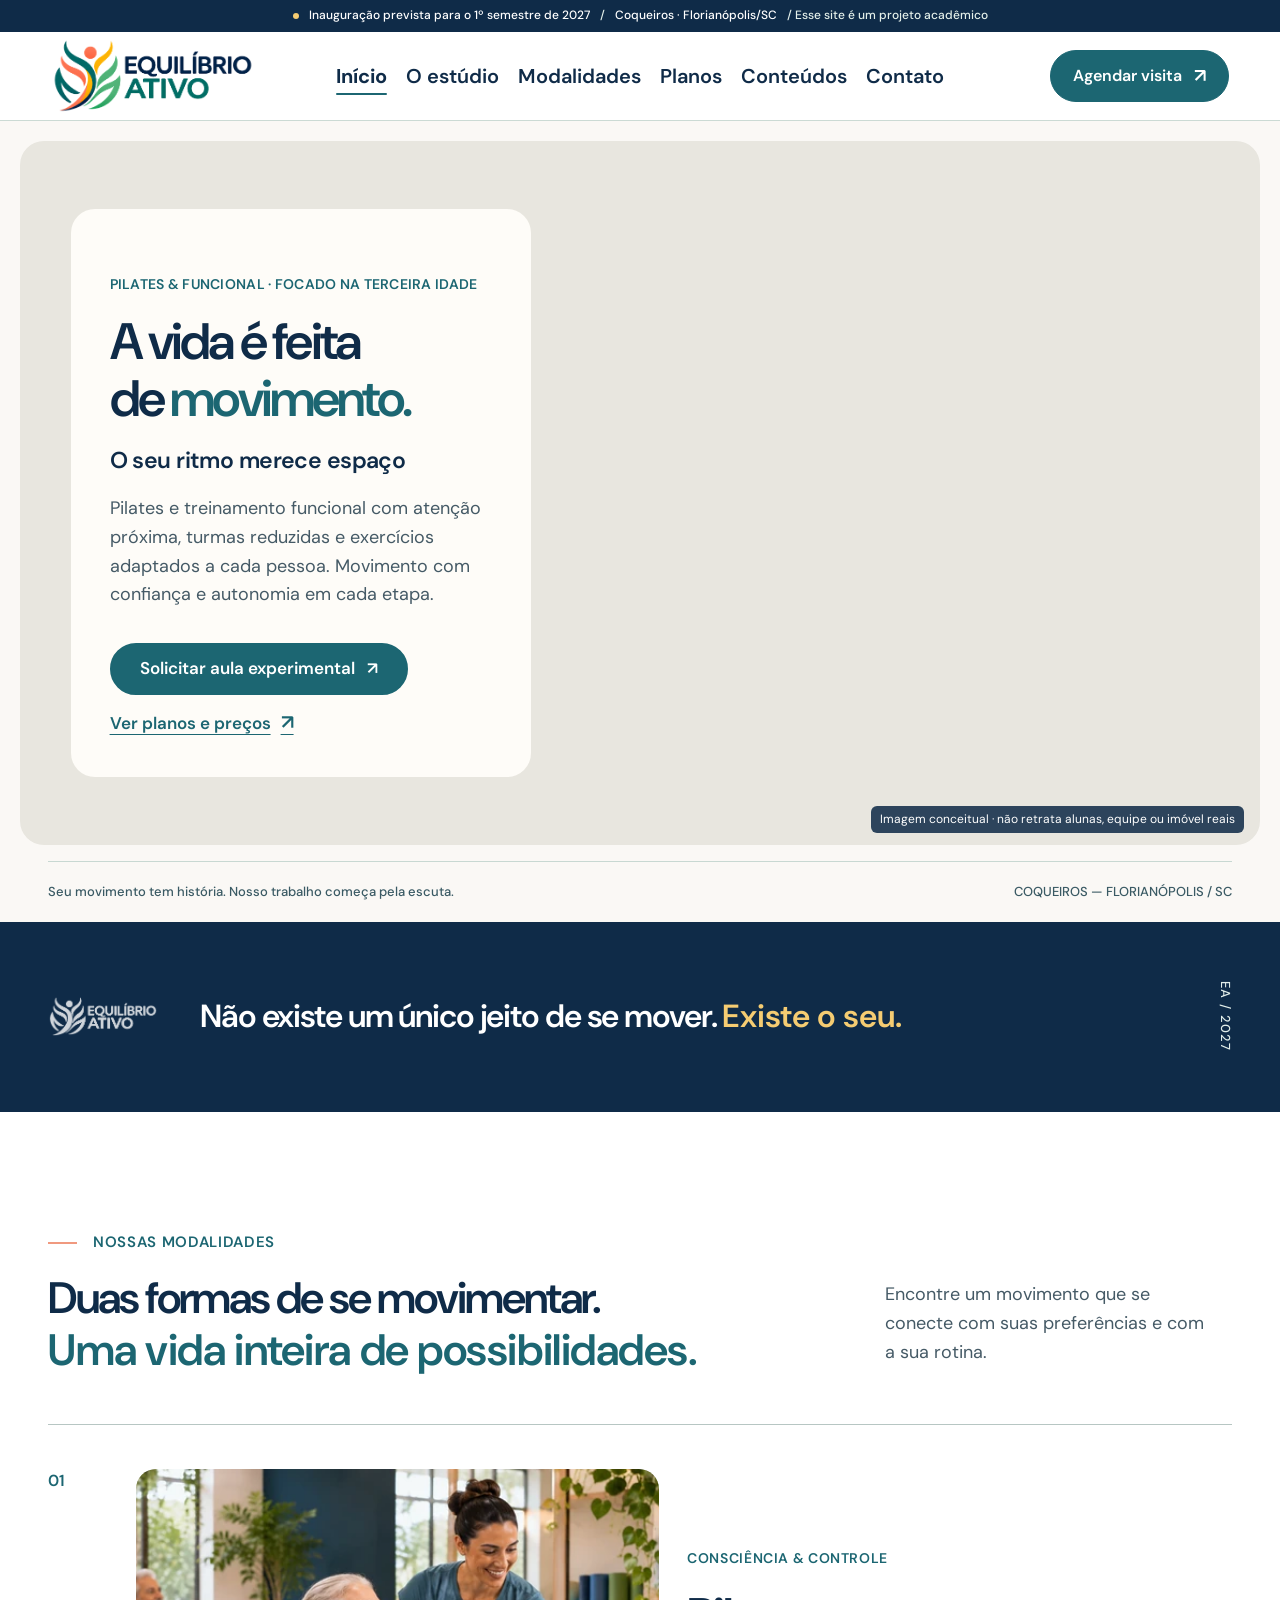
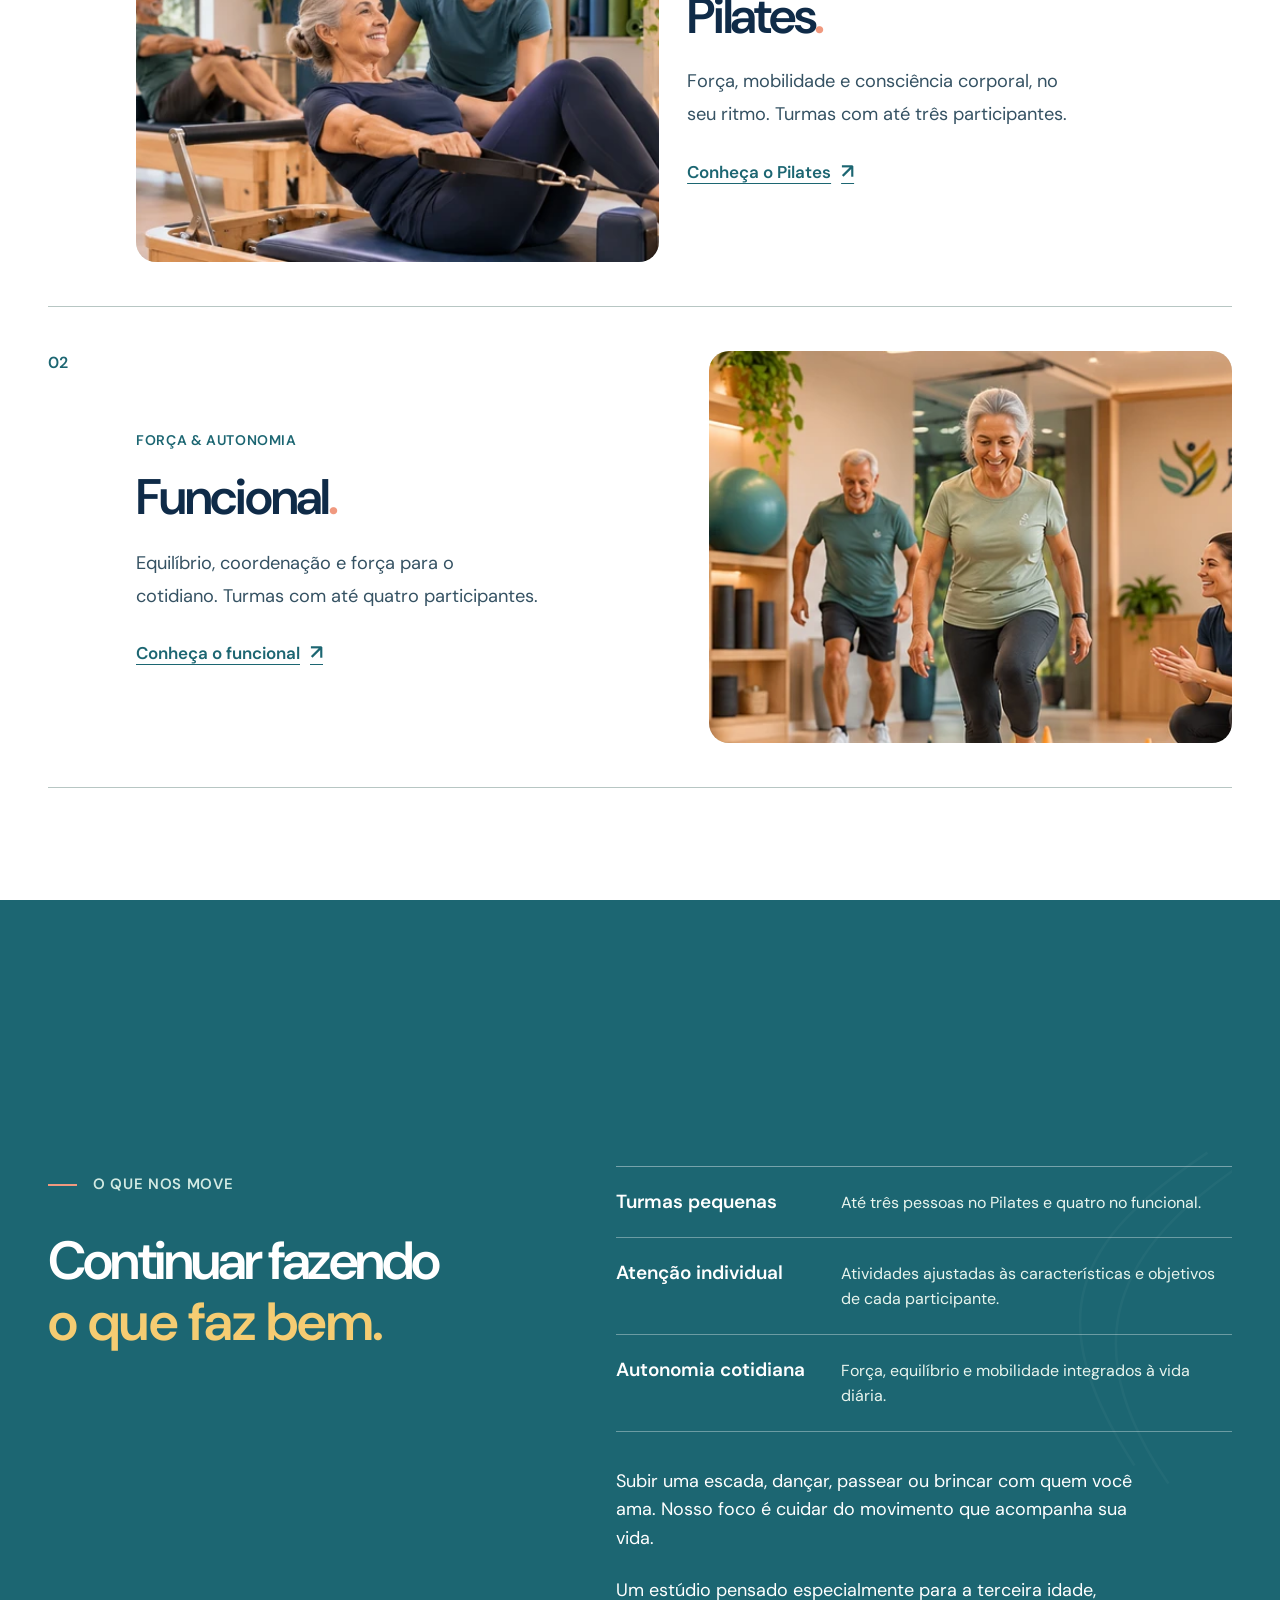
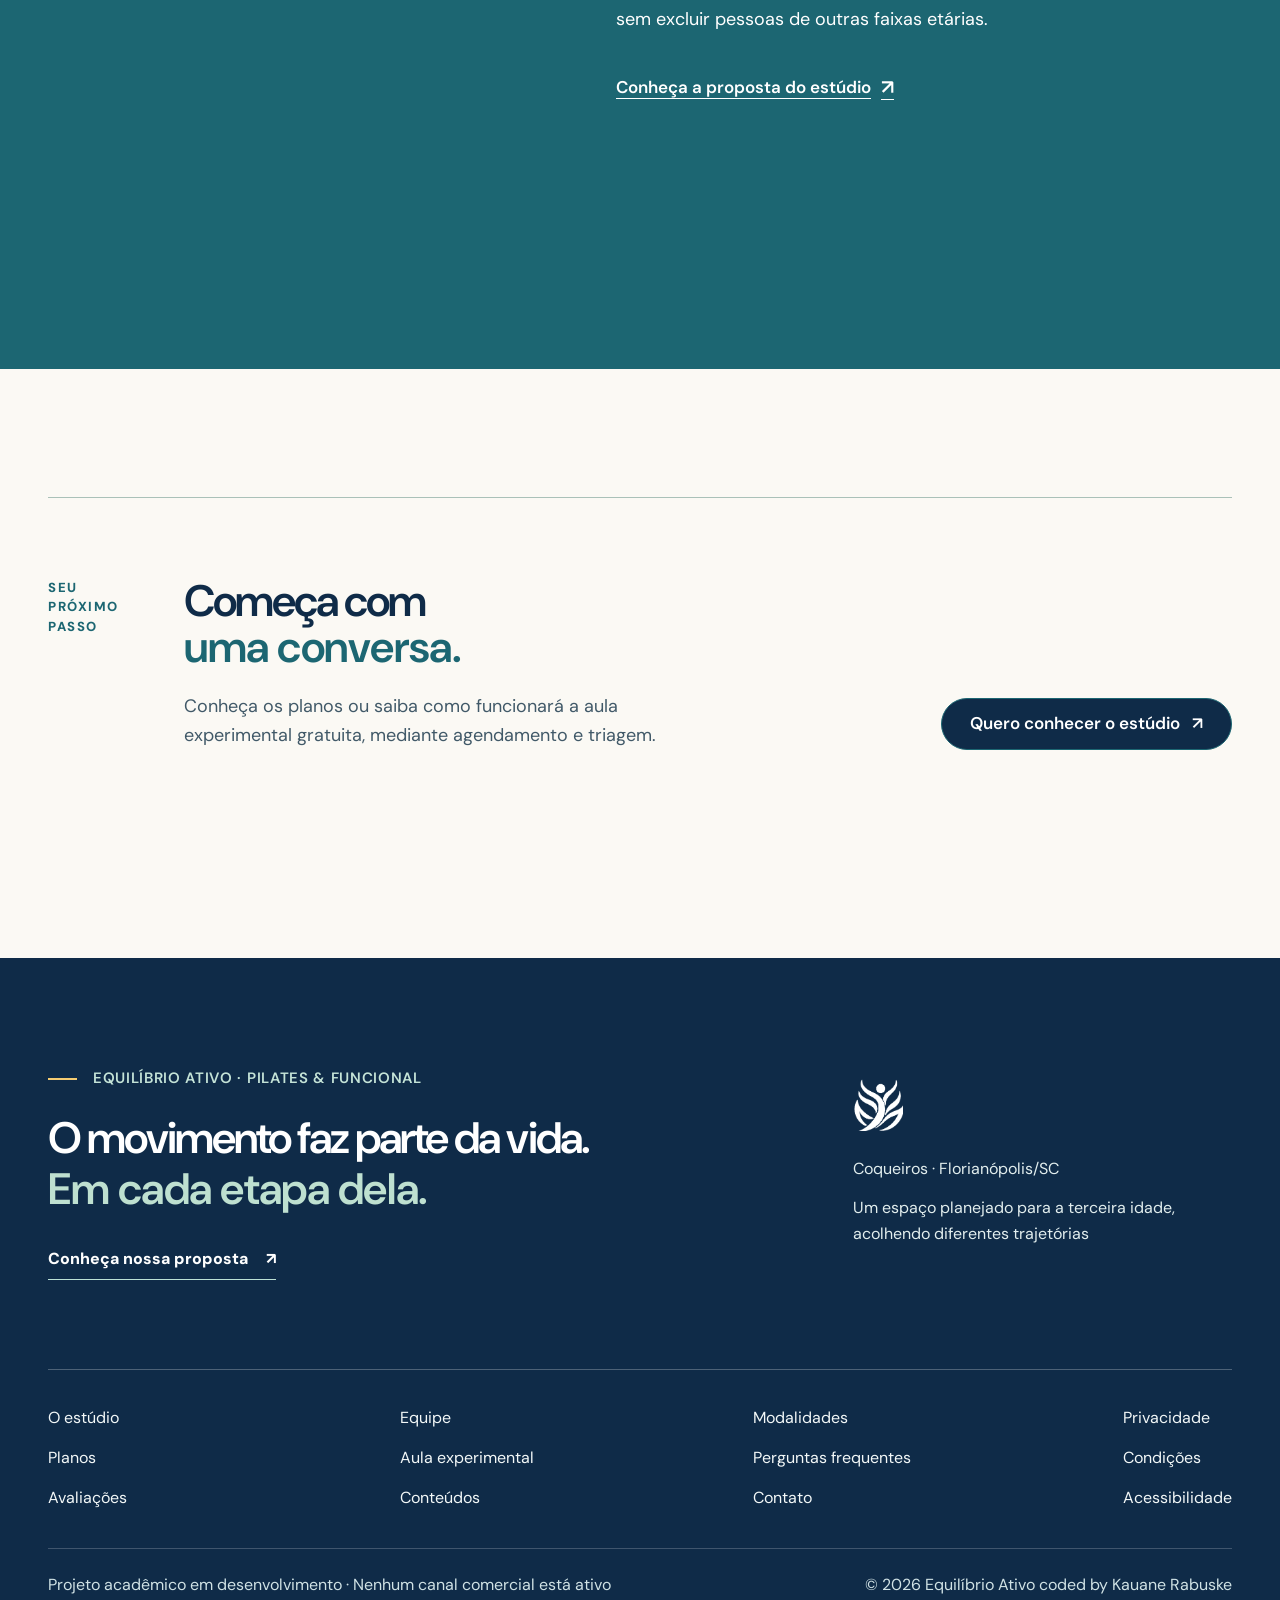
<file: index.html>
<!DOCTYPE html>
<html lang="pt-BR">
<head>
  <meta charset="utf-8">
  <meta name="viewport" content="width=device-width, initial-scale=1">
  <meta name="robots" content="noindex,nofollow">
  <meta name="theme-color" content="#0F2B48">
  <meta name="color-scheme" content="light">
  <title>Estúdio Equilíbrio Ativo</title>
  <meta name="description" content="Pilates e treinamento funcional para pessoas na terceira idade em Coqueiros, Florianópolis. Turmas pequenas, atenção personalizada e foco em autonomia.">
  <meta property="og:locale" content="pt_BR">
  <meta property="og:type" content="website">
  <meta property="og:site_name" content="Estúdio Equilíbrio Ativo">
  <meta property="og:title" content="Pilates e funcional para a terceira idade em Coqueiros | Equilíbrio Ativo">
  <meta property="og:description" content="Pilates e treinamento funcional para pessoas na terceira idade em Coqueiros, Florianópolis. Turmas pequenas, atenção personalizada e foco em autonomia.">
  <meta property="og:url" content="https://estudioequilibrioativo.com.br/">
  <meta property="og:image" content="https://estudioequilibrioativo.com.br/assets/images/organic-hero-1800.png">
  <meta property="og:image:width" content="1800">
  <meta property="og:image:height" content="1200">
  <meta property="og:image:alt" content="Imagem conceitual: duas pessoas da terceira idade se movimentam em colchonetes sob orientação de uma profissional, em ambiente de">
  <meta name="twitter:card" content="summary">
  <meta name="twitter:title" content="Pilates e funcional para a terceira idade em Coqueiros | Equilíbrio Ativo">
  <link rel="preconnect" href="https://fonts.googleapis.com">
  <link rel="preconnect" href="https://fonts.gstatic.com" crossorigin>
  <link rel="stylesheet" href="https://fonts.googleapis.com/css2?family=DM+Sans:ital,wght@0,400;0,500;0,600;0,700;1,400;1,500;1,600&display=swap">
  <link rel="icon" type="image/png" href="assets/icons/favicon.png">
  <link rel="apple-touch-icon" href="assets/icons/favicon.png">
  <script defer src="js/config.js"></script>
  <script defer src="js/script.js"></script>
  <script defer src="js/indicadores.js"></script>
  <script type="application/ld+json">
    {
      "@context": "https://schema.org",
      "@type": "Organization",
      "name": "Estúdio Equilíbrio Ativo",
      "description": "Projeto de Pilates e treinamento funcional para pessoas na terceira idade, com inauguração prevista em 2027.",
      "areaServed": {
        "@type": "Place",
        "name": "Coqueiros, Florianópolis, SC, Brasil"
      }
    }
  </script>
  <link rel="stylesheet" href="css/styles.css">
  <link rel="stylesheet" href="css/direcao-de-arte.css">
  <link rel="stylesheet" href="css/organic-modern-wellness.css">
  <link rel="stylesheet" href="css/logo-cabecalho-equilibrio.css">
  <link rel="stylesheet" href="css/hero-imersivo.css">
</head>
<body class="page-index">
  <a class="skip-link" href="#conteudo">Pular para o conteúdo</a>
  <div class="announcement">
    <span class="announcement__marker" aria-hidden="true"></span>
    <span data-config="launchText">Inauguração prevista para o 1º semestre de 2027</span>
    <span class="announcement__sep" aria-hidden="true">/</span>
    <span>Coqueiros · Florianópolis/SC </span>
    <span class="announcement__academic">/ Esse site é um projeto acadêmico</span>
  </div>
  <header class="site-header">
    <div class="header-inner">
      <a class="brand" href="index.html" aria-label="Equilíbrio Ativo Pilates e Funcional — voltar ao início">
        <img class="brand-logo-original" src="assets/images/logo-horizontal-equilibrio-ativo.png" alt="" width="930" height="346">
      </a>
      <nav class="main-nav" id="main-nav" aria-label="Navegação principal">
        <a href="index.html" aria-current="page">Início</a>
        <a href="sobre.html">O estúdio</a>
        <a href="modalidades.html">Modalidades</a>
        <a href="planos.html">Planos</a>
        <a href="conteudos-educativos.html">Conteúdos</a>
        <a href="contato.html">Contato</a>
        <a class="btn btn-primary nav-mobile-cta" href="agendamento.html">
          Solicitar aula experimental <span aria-hidden="true">↗</span>
        </a>
      </nav>
      <div class="header-actions">
        <a class="header-cta" href="agendamento.html">
          Agendar visita <span aria-hidden="true">↗</span>
        </a>
        <button class="menu-toggle" type="button" aria-controls="main-nav" aria-expanded="false" aria-label="Abrir menu">
          <svg aria-hidden="true" width="28" height="28" viewBox="0 0 24 24" fill="none" stroke="currentColor" stroke-width="2" stroke-linecap="round">
            <path d="M4 7h16M4 12h16M4 17h16"></path>
          </svg>
        </button>
      </div>
    </div>
  </header>
  <main class="atelier-home" id="conteudo">
    <section class="atelier-hero" aria-labelledby="home-title">
      <div class="container atelier-hero__grid">
        <div class="atelier-hero__copy">
          <div class="atelier-hero__rule">
            <span>ESTÚDIO EQUILÍBRIO ATIVO</span>
          </div>
          <p class="eyebrow">PILATES &amp; FUNCIONAL · FOCADO NA TERCEIRA IDADE</p>
          <h1 id="home-title">A vida é feita de <em>movimento.</em></h1>
          <p class="atelier-hero__subtitle">O seu ritmo merece espaço</p>
          <p class="lead">
            Pilates e treinamento funcional com atenção próxima, turmas reduzidas e exercícios adaptados a cada pessoa. Movimento com confiança e autonomia em cada etapa.
          </p>

          <div class="hero-actions">
            <a class="btn btn-primary" href="agendamento.html?interesse=experimental">
              Solicitar aula experimental <span aria-hidden="true">↗</span>
            </a>
            <a class="text-link" href="planos.html">
              Ver planos e preços <span aria-hidden="true">↗</span>
            </a>
          </div>
        </div>
        <figure class="atelier-hero__visual organic-hero-photo">
          <picture>
            <source media="(max-width: 767px)" srcset="assets/images/organic-hero-portrait.png" type="image/png">
            <img src="assets/images/organic-hero-1800.png" alt="Pessoas da terceira idade praticando exercícios com orientação profissional" width="1800" height="1200" decoding="async" fetchpriority="high">
          </picture>
          <figcaption>Imagem conceitual · não retrata alunas, equipe ou imóvel reais</figcaption>
        </figure>
      </div>
      <div class="container atelier-hero__foot">
        <span>Seu movimento tem história. Nosso trabalho começa pela escuta.</span>
        <span>COQUEIROS — FLORIANÓPOLIS / SC</span>
      </div>
    </section>
    <section class="atelier-principle" aria-label="Nosso propósito">
      <div class="container atelier-principle__inner">
        <span class="atelier-principle__leaf" aria-hidden="true">
          <img src="assets/images/logo-horizontal-equilibrio-ativo.png" alt="" width="930" height="346">
        </span>
        <p>Não existe um único jeito de se mover. <em>Existe o seu.</em></p>
        <span class="atelier-principle__number">EA / 2027</span>
      </div>
    </section>
    <section class="atelier-moves section" aria-labelledby="move-title">
      <div class="container">

        <div class="atelier-section-head">
          <div>
            <p class="eyebrow">NOSSAS MODALIDADES</p>
            <h2 id="move-title">
              Duas formas de se movimentar.<br>
              <em>Uma vida inteira de possibilidades.</em>
            </h2>
          </div>
          <p>Encontre um movimento que se conecte com suas preferências e com a sua rotina.</p>
        </div>
        <div class="atelier-move-list">
          <article class="atelier-move">
            <span class="atelier-move__number">01</span>

            <div class="atelier-move__visual atelier-move__visual--mint organic-service-photo">
              <picture>
                <source sizes="(max-width:760px) 100vw, 42vw" srcset="assets/images/organic-pilates-650.webp 650w, assets/images/organic-pilates-1000.webp 1000w" type="image/webp">
                <img
                  src="assets/images/organic-pilates-1000.webp"
                  alt="Imagem conceitual de mulher idosa praticando Pilates no reformer com acompanhamento de uma instrutora"
                  width="1000"
                  height="540"
                  decoding="async"
                  loading="lazy">
              </picture>
            </div>
            <div class="atelier-move__copy">
              <p class="eyebrow">CONSCIÊNCIA &amp; CONTROLE</p>
              <h3>Pilates<span aria-hidden="true">.</span></h3>
              <p>Força, mobilidade e consciência corporal, no seu ritmo. Turmas com até três participantes.</p>
              <a class="text-link" href="modalidades.html#pilates">
                Conheça o Pilates <span aria-hidden="true">↗</span>
              </a>
            </div>
          </article>
          <article class="atelier-move atelier-move--reverse">
            <span class="atelier-move__number">02</span>

            <div class="atelier-move__visual atelier-move__visual--coral organic-service-photo">
              <picture>
                <source sizes="(max-width:760px) 100vw, 42vw" srcset="assets/images/organic-funcional-650.webp 650w, assets/images/organic-funcional-1000.webp 1000w" type="image/webp">
                <img
                  src="assets/images/organic-funcional-1000.webp"
                  alt="Imagem conceitual de mulher idosa realizando exercício de equilíbrio com orientação profissional em estúdio de treinamento funcional"
                  width="1000"
                  height="540"
                  decoding="async"
                  loading="lazy">
              </picture>
            </div>

            <div class="atelier-move__copy">
              <p class="eyebrow">FORÇA &amp; AUTONOMIA</p>
              <h3>Funcional<span aria-hidden="true">.</span></h3>
              <p>Equilíbrio, coordenação e força para o cotidiano. Turmas com até quatro participantes.</p>
              <a class="text-link" href="modalidades.html#funcional">
                Conheça o funcional <span aria-hidden="true">↗</span>
              </a>
            </div>
          </article>
        </div>
      </div>
    </section>
    <section class="atelier-manifesto" aria-labelledby="manifesto-title">
      <div class="container atelier-manifesto__grid">
        <div>
          <p class="eyebrow">O QUE NOS MOVE</p>
          <h2 id="manifesto-title">Continuar fazendo <em>o que faz bem.</em></h2>
        </div>
        <div class="atelier-manifesto__copy">
          <div class="organic-benefits" aria-label="Diferenciais do atendimento">
            <div class="organic-benefit">
              <strong>Turmas pequenas</strong>
              <p>Até três pessoas no Pilates e quatro no funcional.</p>
            </div>
            <div class="organic-benefit">
              <strong>Atenção individual</strong>
              <p>Atividades ajustadas às características e objetivos de cada participante.</p>
            </div>
            <div class="organic-benefit">
              <strong>Autonomia cotidiana</strong>
              <p>Força, equilíbrio e mobilidade integrados à vida diária.</p>
            </div>
          </div>
          <p>Subir uma escada, dançar, passear ou brincar com quem você ama. Nosso foco é cuidar do movimento que acompanha sua vida.</p>
          <p>Um estúdio pensado especialmente para a terceira idade, sem excluir pessoas de outras faixas etárias.</p>
          <a class="text-link" href="sobre.html">
            Conheça a proposta do estúdio <span aria-hidden="true">↗</span>
          </a>
        </div>
        <svg class="atelier-manifesto__stroke" aria-hidden="true" viewBox="0 0 360 470" fill="none">
          <path d="M321 -25C115 113 55 230 207 464" stroke="currentColor" stroke-width="4"></path>
          <path d="M377 -8C183 122 105 269 260 492" stroke="currentColor" stroke-width="4"></path>
        </svg>
      </div>
    </section>
    <section class="atelier-next" aria-labelledby="next-title">
      <div class="container atelier-next__inner">
        <span class="atelier-next__side">SEU PRÓXIMO PASSO</span>
        <div>
          <h2 id="next-title">Começa com <em>uma conversa.</em></h2>
          <p>Conheça os planos ou saiba como funcionará a aula experimental gratuita, mediante agendamento e triagem.</p>
        </div>
        <a class="atelier-next__button" href="agendamento.html">
          Quero conhecer o estúdio <span aria-hidden="true">↗</span>
        </a>
      </div>
    </section>
  </main>
  <footer class="atelier-footer">
    <div class="container atelier-footer__top">
      <div class="atelier-footer__statement">
        <p class="eyebrow">EQUILÍBRIO ATIVO · PILATES &amp; FUNCIONAL</p>
        <p>O movimento faz parte da vida.<br><em>Em cada etapa dela.</em></p>
        <a class="footer-route" href="agendamento.html">
          Conheça nossa proposta <span aria-hidden="true">↗</span>
        </a>
      </div>
      <div class="atelier-footer__aside">
        <a class="brand footer-brand" href="index.html" aria-label="Equilíbrio Ativo Pilates e Funcional — voltar ao início">
          <img class="brand-logo-original" src="assets/images/simbolo-branco.png" alt="Equilíbrio Ativo" width="930" height="346">
        </a>
        <p>Coqueiros · Florianópolis/SC</p>
        <p>Um espaço planejado para a terceira idade, acolhendo diferentes trajetórias</p>
      </div>
    </div>
    <div class="container atelier-footer__nav">
      <nav aria-label="Navegação do rodapé">
        <a href="sobre.html">O estúdio</a>
        <a href="equipe.html">Equipe</a>
        <a href="modalidades.html">Modalidades</a>
        <a href="planos.html">Planos</a>
        <a href="agendamento.html">Aula experimental</a>
        <a href="perguntas-frequentes.html">Perguntas frequentes</a>
        <a href="avaliacoes.html">Avaliações</a>
        <a href="conteudos-educativos.html">Conteúdos</a>
        <a href="contato.html">Contato</a>
      </nav>
      <nav aria-label="Informações legais">
        <a href="politica-de-privacidade.html">Privacidade</a>
        <a href="termos-e-cancelamento.html">Condições</a>
        <a href="acessibilidade.html">Acessibilidade</a>
      </nav>
    </div>
    <div class="container atelier-footer__bottom">
      <span>Projeto acadêmico em desenvolvimento · Nenhum canal comercial está ativo </span>
      <span>© <span id="copyright-year">2026</span> Equilíbrio Ativo coded by Kauane Rabuske</span>
    </div>
  </footer>
  <button class="back-to-top" type="button" aria-label="Voltar ao topo" hidden>
    <svg aria-hidden="true" viewBox="0 0 24 24" fill="none" stroke="currentColor" stroke-width="1.9" stroke-linecap="round" stroke-linejoin="round">
      <path d="M12 19V5m-6 6 6-6 6 6"></path>
    </svg>
  </button>
</body>
</html>
</file>
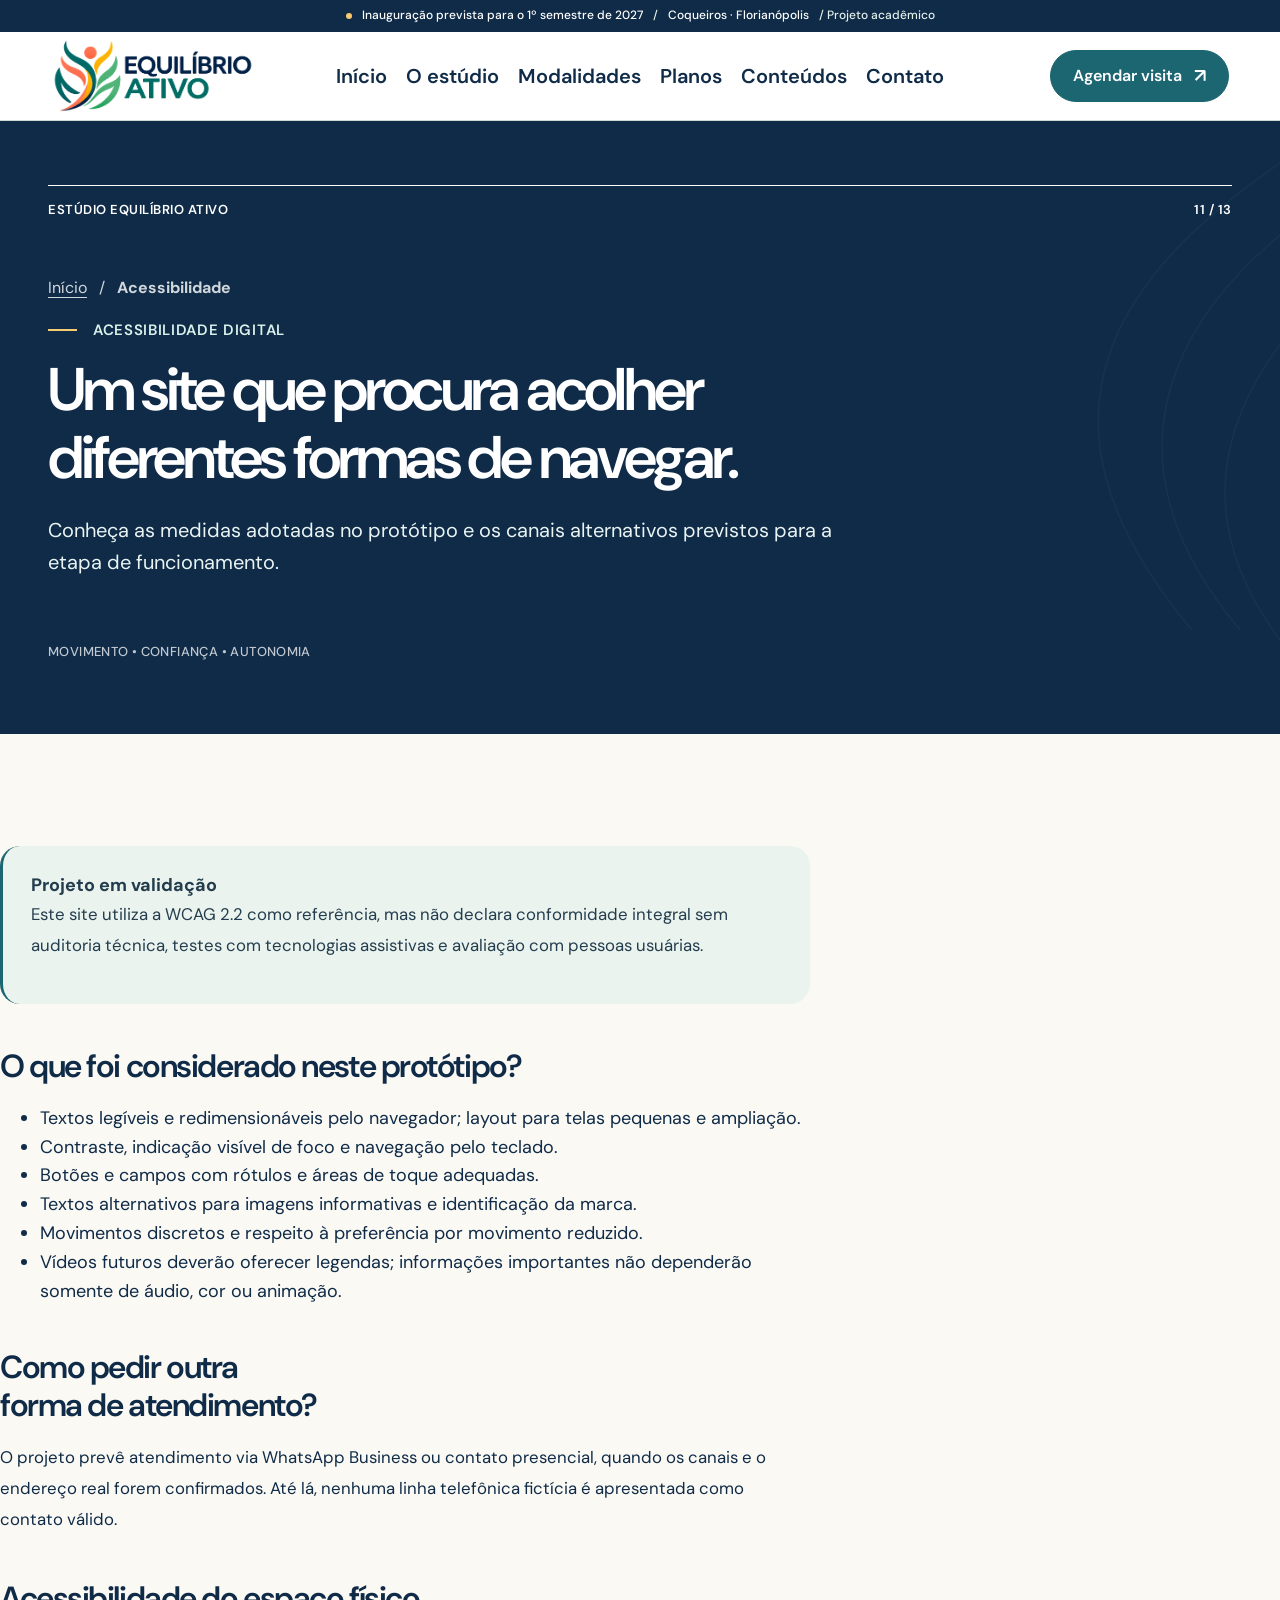
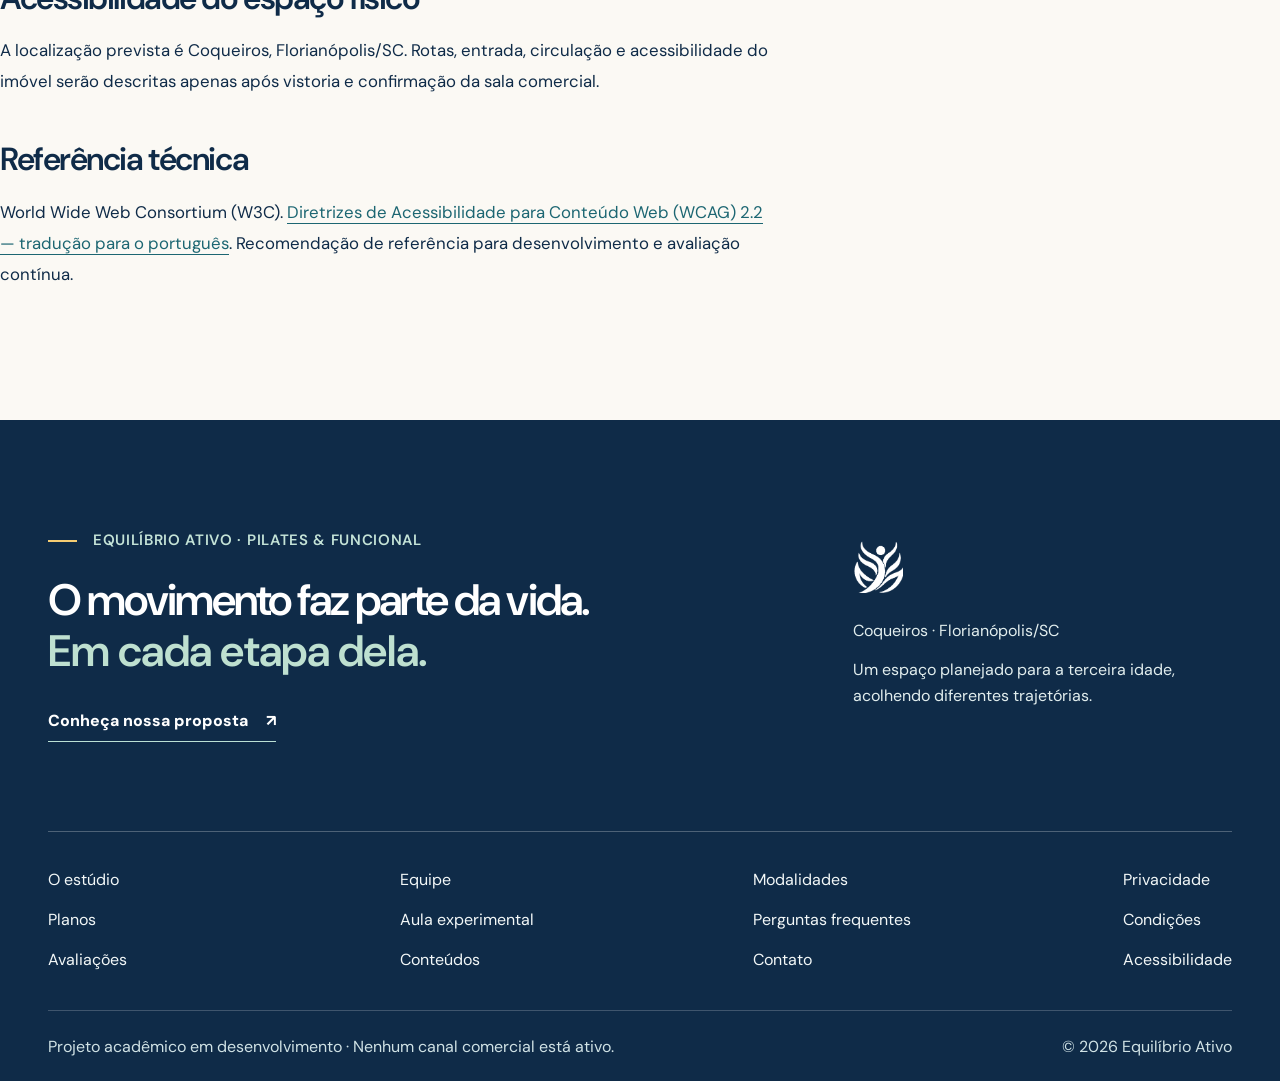
<file: acessibilidade.html>
<!DOCTYPE html>

<html lang="pt-BR"><head>
<meta charset="utf-8"/><meta content="width=device-width, initial-scale=1" name="viewport"/>
<meta content="noindex,nofollow" name="robots"/><meta content="#0F2B48" name="theme-color"/><meta content="light" name="color-scheme"/>
<title>Acessibilidade e canais alternativos | Estúdio Equilíbrio Ativo</title>
<meta content="Informações de acessibilidade digital do site acadêmico Equilíbrio Ativo e critérios de validação segundo WCAG 2.2." name="description"/>
<meta content="pt_BR" property="og:locale"/><meta content="website" property="og:type"/><meta content="Estúdio Equilíbrio Ativo" property="og:site_name"/>
<meta content="Acessibilidade e canais alternativos | Equilíbrio Ativo" property="og:title"/><meta content="Informações de acessibilidade digital do site acadêmico Equilíbrio Ativo e critérios de validação segundo WCAG 2.2." property="og:description"/>
<meta content="summary" name="twitter:card"/><meta content="Acessibilidade e canais alternativos | Equilíbrio Ativo" name="twitter:title"/>
<link href="https://fonts.googleapis.com" rel="preconnect"/><link crossorigin="" href="https://fonts.gstatic.com" rel="preconnect"/><link href="https://fonts.googleapis.com/css2?family=DM+Sans:ital,wght@0,400;0,500;0,600;0,700;1,400;1,500;1,600&amp;display=swap" rel="stylesheet"/><link href="assets/icons/favicon.png" rel="icon" type="image/png"/><link href="assets/icons/favicon.png" rel="apple-touch-icon"/>
<script defer="" src="js/config.js"></script><script defer="" src="js/script.js"></script><script defer="" src="js/indicadores.js"></script>
<link href="css/styles.css" rel="stylesheet"/><link href="css/direcao-de-arte.css" rel="stylesheet"/><link href="css/organic-modern-wellness.css" rel="stylesheet"/></head><body class="page-acessibilidade">
<link rel="stylesheet" href="css/logo-cabecalho-equilibrio.css">
    <a class="skip-link" href="#conteudo">Pular para o conteúdo</a><div class="announcement"><span aria-hidden="true" class="announcement__marker"></span><span data-config="launchText">Inauguração prevista para o 1º semestre de 2027</span><span aria-hidden="true" class="announcement__sep">/</span><span>Coqueiros · Florianópolis</span><span class="announcement__academic">/ Projeto acadêmico</span></div><header class="site-header"><div class="header-inner">
<a aria-label="Equilíbrio Ativo Pilates e Funcional — voltar ao início" class="brand" href="index.html"><img alt="" class="brand-logo-original" height="523" src="assets/images/logo-horizontal-equilibrio-ativo.png" width="525"/></a>
<nav aria-label="Navegação principal" class="main-nav" id="main-nav"><a href="index.html">Início</a><a href="sobre.html">O estúdio</a><a href="modalidades.html">Modalidades</a><a href="planos.html">Planos</a><a href="conteudos-educativos.html">Conteúdos</a><a href="contato.html">Contato</a><a class="btn btn-primary nav-mobile-cta" href="agendamento.html">Solicitar aula experimental <span aria-hidden="true">↗</span></a></nav>
<div class="header-actions"><a class="header-cta" href="agendamento.html">Agendar visita <span aria-hidden="true">↗</span></a><button aria-controls="main-nav" aria-expanded="false" aria-label="Abrir menu" class="menu-toggle" type="button"><svg aria-hidden="true" fill="none" height="28" stroke="currentColor" stroke-linecap="round" stroke-width="2" viewbox="0 0 24 24" width="28"><path d="M4 7h16M4 12h16M4 17h16"></path></svg></button></div>
</div></header><main class="atelier-interior" id="conteudo"><section class="page-hero page-hero--atelier" data-theme="ink"><div class="container page-hero__grid"><div class="page-hero__overline"><span>ESTÚDIO EQUILÍBRIO ATIVO</span><span>11 / 13</span></div><nav aria-label="Navegação estrutural" class="breadcrumb"><a href="index.html">Início</a><span aria-hidden="true">/</span><span aria-current="page">Acessibilidade</span></nav><p class="eyebrow">ACESSIBILIDADE DIGITAL</p><h1>Um site que procura acolher diferentes formas de navegar.</h1><p class="lead">Conheça as medidas adotadas no protótipo e os canais alternativos previstos para a etapa de funcionamento.</p><span class="page-hero__closing">MOVIMENTO • CONFIANÇA • AUTONOMIA</span></div><svg aria-hidden="true" class="page-hero__arc" fill="none" viewbox="0 0 500 550" xmlns="http://www.w3.org/2000/svg"><path d="M470 -70C180 100 63 287 283 550" stroke="currentColor" stroke-width="2"></path><path d="M506 -10C280 116 145 317 342 550" stroke="currentColor" stroke-width="2"></path><path d="M565 38C369 179 231 361 399 573" stroke="currentColor" stroke-width="2"></path></svg></section>
<section class="section"><div class="container narrow-copy"><div class="notice"><strong>Projeto em validação</strong><p>Este site utiliza a WCAG 2.2 como referência, mas não declara conformidade integral sem auditoria técnica, testes com tecnologias assistivas e avaliação com pessoas usuárias.</p></div>
<h2>O que foi considerado neste protótipo?</h2><ul class="plain-bullets"><li>Textos legíveis e redimensionáveis pelo navegador; layout para telas pequenas e ampliação.</li><li>Contraste, indicação visível de foco e navegação pelo teclado.</li><li>Botões e campos com rótulos e áreas de toque adequadas.</li><li>Textos alternativos para imagens informativas e identificação da marca.</li><li>Movimentos discretos e respeito à preferência por movimento reduzido.</li><li>Vídeos futuros deverão oferecer legendas; informações importantes não dependerão somente de áudio, cor ou animação.</li></ul>
<h2>Como pedir outra forma de atendimento?</h2><p>O projeto prevê atendimento via WhatsApp Business ou contato presencial, quando os canais e o endereço real forem confirmados. Até lá, nenhuma linha telefônica fictícia é apresentada como contato válido.</p><h2>Acessibilidade do espaço físico</h2><p>A localização prevista é Coqueiros, Florianópolis/SC. Rotas, entrada, circulação e acessibilidade do imóvel serão descritas apenas após vistoria e confirmação da sala comercial.</p><h2>Referência técnica</h2><p>World Wide Web Consortium (W3C). <a href="https://www.w3.org/Translations/WCAG22-pt-BR/" rel="noopener noreferrer" target="_blank">Diretrizes de Acessibilidade para Conteúdo Web (WCAG) 2.2 — tradução para o português</a>. Recomendação de referência para desenvolvimento e avaliação contínua.</p></div></section></main><footer class="atelier-footer">
<div class="container atelier-footer__top">
<div class="atelier-footer__statement"><p class="eyebrow">EQUILÍBRIO ATIVO · PILATES &amp; FUNCIONAL</p><p>O movimento faz parte da vida.<br/><em>Em cada etapa dela.</em></p><a class="footer-route" href="agendamento.html">Conheça nossa proposta <span aria-hidden="true">↗</span></a></div>
<div class="atelier-footer__aside"><a aria-label="Equilíbrio Ativo Pilates e Funcional — voltar ao início" class="brand footer-brand" href="index.html"><img alt="" class="brand-logo-original" height="346" src="assets/images/simbolo-branco.png" width="930"/></a><p>Coqueiros · Florianópolis/SC</p><p>Um espaço planejado para a terceira idade, acolhendo diferentes trajetórias.</p></div>
</div>
<div class="container atelier-footer__nav"><nav aria-label="Navegação do rodapé"><a href="sobre.html">O estúdio</a><a href="equipe.html">Equipe</a><a href="modalidades.html">Modalidades</a><a href="planos.html">Planos</a><a href="agendamento.html">Aula experimental</a><a href="perguntas-frequentes.html">Perguntas frequentes</a><a href="avaliacoes.html">Avaliações</a><a href="conteudos-educativos.html">Conteúdos</a><a href="contato.html">Contato</a></nav><nav aria-label="Informações legais"><a href="politica-de-privacidade.html">Privacidade</a><a href="termos-e-cancelamento.html">Condições</a><a href="acessibilidade.html">Acessibilidade</a></nav></div>
<div class="container atelier-footer__bottom"><span>Projeto acadêmico em desenvolvimento · Nenhum canal comercial está ativo.</span><span>© <span id="copyright-year">2026</span> Equilíbrio Ativo</span></div>
</footer>
<button aria-label="Voltar ao topo" class="back-to-top" hidden="" type="button"><svg aria-hidden="true" class="" fill="none" stroke="currentColor" stroke-linecap="round" stroke-linejoin="round" stroke-width="1.9" viewbox="0 0 24 24"><path d="M12 19V5m-6 6 6-6 6 6"></path></svg></button>
</body></html>
</file>
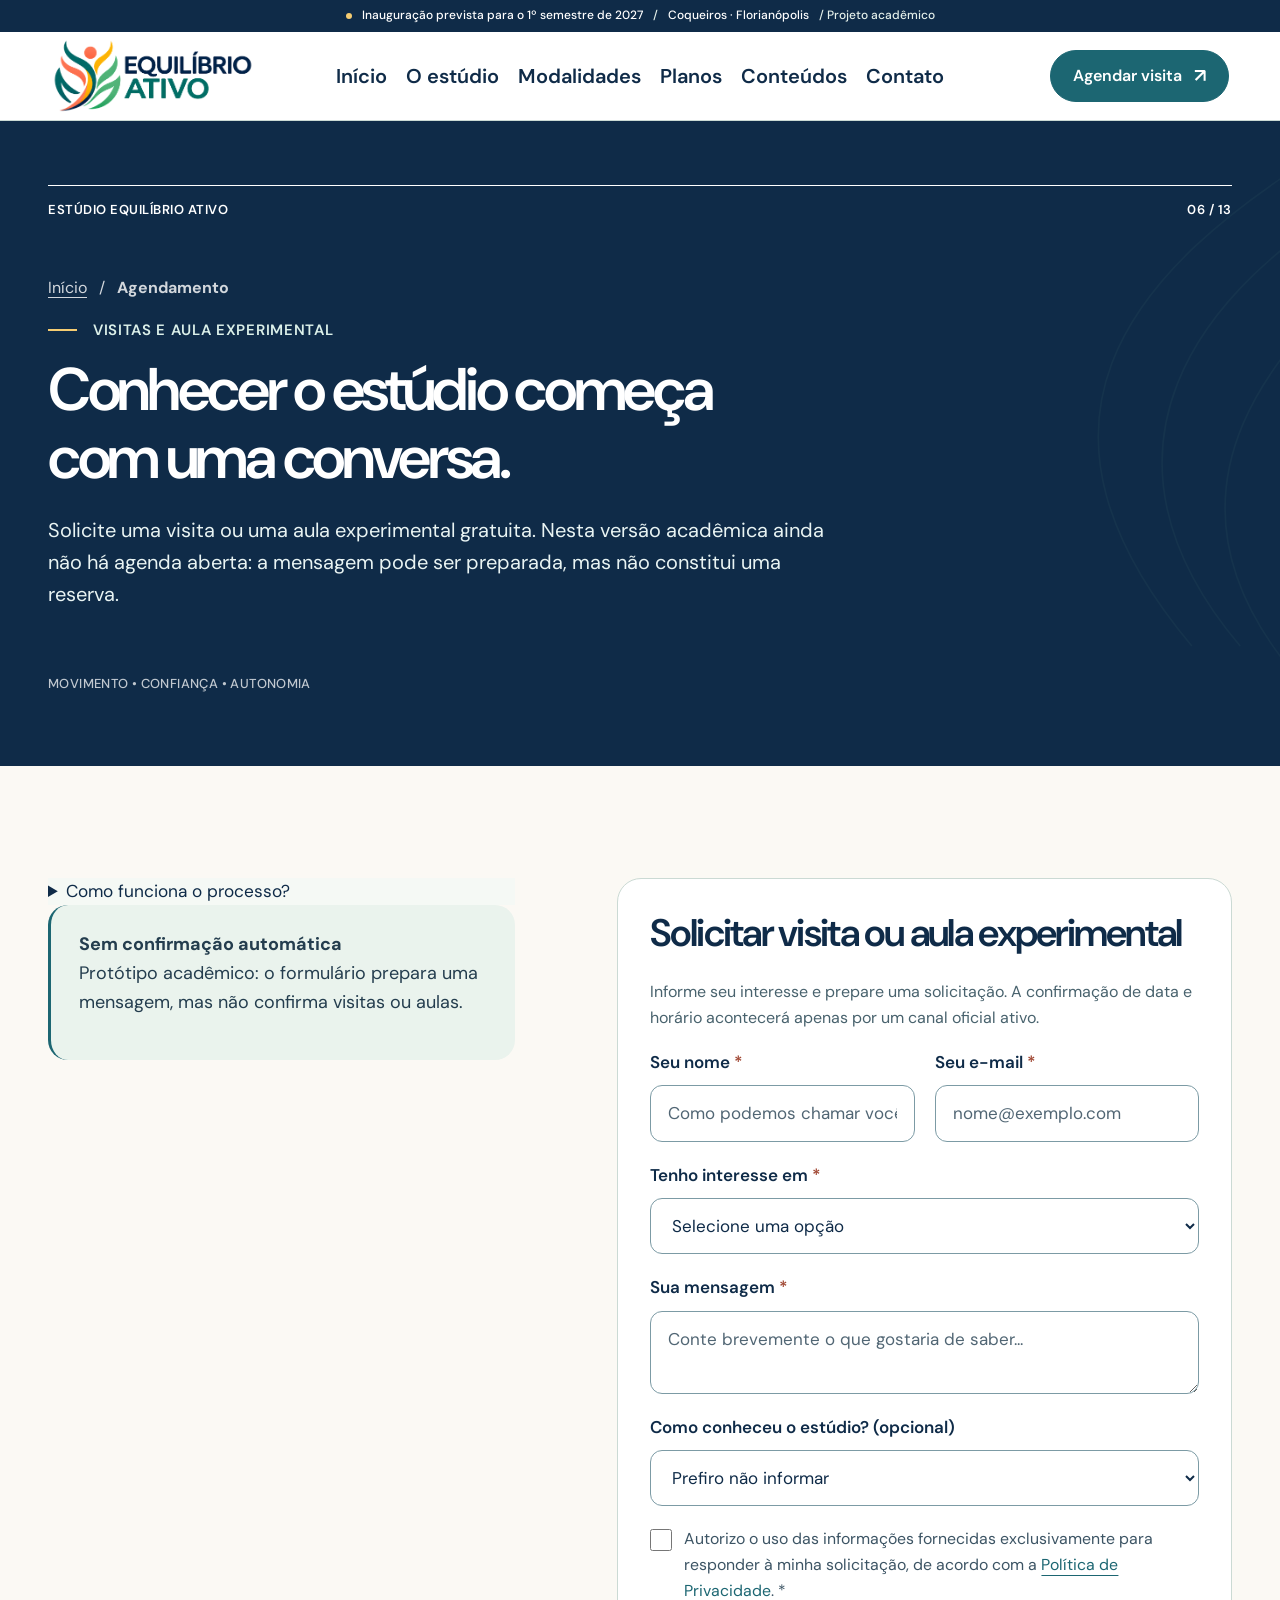
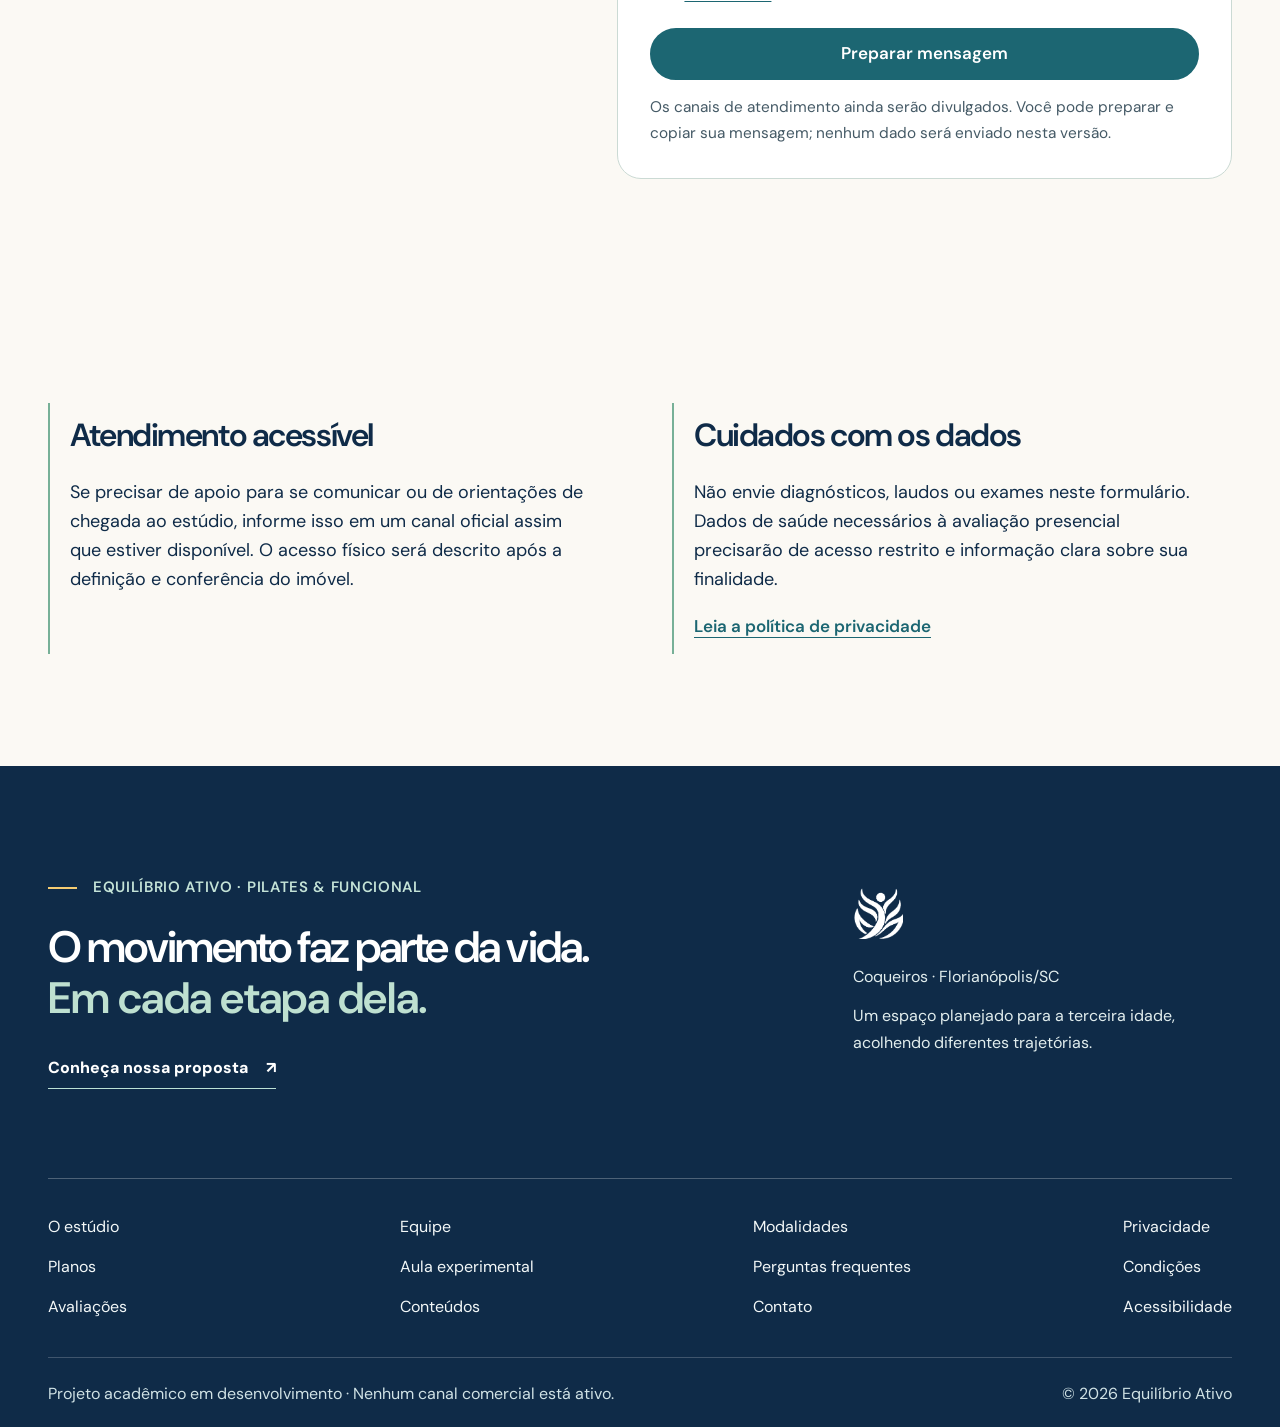
<file: agendamento.html>
<!DOCTYPE html>

<html lang="pt-BR"><head>
<meta charset="utf-8"/><meta content="width=device-width, initial-scale=1" name="viewport"/>
<meta content="noindex,nofollow" name="robots"/><meta content="#0F2B48" name="theme-color"/><meta content="light" name="color-scheme"/>
<title>Visita e aula experimental | Estúdio Equilíbrio Ativo</title>
<meta content="Conheça a jornada de agendamento de visita e aula experimental do Equilíbrio Ativo. Protótipo acadêmico sem agenda ativa." name="description"/>
<meta content="pt_BR" property="og:locale"/><meta content="website" property="og:type"/><meta content="Estúdio Equilíbrio Ativo" property="og:site_name"/>
<meta content="Visita e aula experimental | Equilíbrio Ativo" property="og:title"/><meta content="Conheça a jornada de agendamento de visita e aula experimental do Equilíbrio Ativo. Protótipo acadêmico sem agenda ativa." property="og:description"/>
<meta content="summary" name="twitter:card"/><meta content="Visita e aula experimental | Equilíbrio Ativo" name="twitter:title"/>
<link href="https://fonts.googleapis.com" rel="preconnect"/><link crossorigin="" href="https://fonts.gstatic.com" rel="preconnect"/><link href="https://fonts.googleapis.com/css2?family=DM+Sans:ital,wght@0,400;0,500;0,600;0,700;1,400;1,500;1,600&amp;display=swap" rel="stylesheet"/><link href="assets/icons/favicon.png" rel="icon" type="image/png"/><link href="assets/icons/favicon.png" rel="apple-touch-icon"/>
<script defer="" src="js/config.js"></script><script defer="" src="js/script.js"></script><script defer="" src="js/indicadores.js"></script>
<link href="css/styles.css" rel="stylesheet"/><link href="css/direcao-de-arte.css" rel="stylesheet"/><link href="css/organic-modern-wellness.css" rel="stylesheet"/></head><body class="page-agendamento">
<link rel="stylesheet" href="css/logo-cabecalho-equilibrio.css">
    <a class="skip-link" href="#conteudo">Pular para o conteúdo</a><div class="announcement"><span aria-hidden="true" class="announcement__marker"></span><span data-config="launchText">Inauguração prevista para o 1º semestre de 2027</span><span aria-hidden="true" class="announcement__sep">/</span><span>Coqueiros · Florianópolis</span><span class="announcement__academic">/ Projeto acadêmico</span></div><header class="site-header"><div class="header-inner">
<a aria-label="Equilíbrio Ativo Pilates e Funcional — voltar ao início" class="brand" href="index.html"><img alt="" class="brand-logo-original" height="346" src="assets/images/logo-horizontal-equilibrio-ativo.png" width="930"/></a>
<nav aria-label="Navegação principal" class="main-nav" id="main-nav"><a href="index.html">Início</a><a href="sobre.html">O estúdio</a><a href="modalidades.html">Modalidades</a><a href="planos.html">Planos</a><a href="conteudos-educativos.html">Conteúdos</a><a href="contato.html">Contato</a><a class="btn btn-primary nav-mobile-cta" href="agendamento.html">Solicitar aula experimental <span aria-hidden="true">↗</span></a></nav>
<div class="header-actions"><a class="header-cta" href="agendamento.html">Agendar visita <span aria-hidden="true">↗</span></a><button aria-controls="main-nav" aria-expanded="false" aria-label="Abrir menu" class="menu-toggle" type="button"><svg aria-hidden="true" fill="none" height="28" stroke="currentColor" stroke-linecap="round" stroke-width="2" viewbox="0 0 24 24" width="28"><path d="M4 7h16M4 12h16M4 17h16"></path></svg></button></div>
</div></header><main class="atelier-interior" id="conteudo"><section class="page-hero page-hero--atelier" data-theme="ink"><div class="container page-hero__grid"><div class="page-hero__overline"><span>ESTÚDIO EQUILÍBRIO ATIVO</span><span>06 / 13</span></div><nav aria-label="Navegação estrutural" class="breadcrumb"><a href="index.html">Início</a><span aria-hidden="true">/</span><span aria-current="page">Agendamento</span></nav><p class="eyebrow">VISITAS E AULA EXPERIMENTAL</p><h1>Conhecer o estúdio começa com uma conversa.</h1><p class="lead">Solicite uma visita ou uma aula experimental gratuita. Nesta versão acadêmica ainda não há agenda aberta: a mensagem pode ser preparada, mas não constitui uma reserva.</p><span class="page-hero__closing">MOVIMENTO • CONFIANÇA • AUTONOMIA</span></div><svg aria-hidden="true" class="page-hero__arc" fill="none" viewbox="0 0 500 550" xmlns="http://www.w3.org/2000/svg"><path d="M470 -70C180 100 63 287 283 550" stroke="currentColor" stroke-width="2"></path><path d="M506 -10C280 116 145 317 342 550" stroke="currentColor" stroke-width="2"></path><path d="M565 38C369 179 231 361 399 573" stroke="currentColor" stroke-width="2"></path></svg></section>
<section class="section"><div class="container contact-layout"><div><details class="essential-disclosure"><summary>Como funciona o processo?</summary><ol class="timeline-list">
<li><strong>Descoberta e informações</strong><span>Conheça o estúdio pelo site, pelo Instagram, pelo Google ou por indicação. Consulte modalidades e preços.</span></li>
<li><strong>Solicitação de visita</strong><span>O agendamento será feito preferencialmente via WhatsApp Business, quando o número oficial estiver ativo.</span></li>
<li><strong>Aula experimental e triagem</strong><span>A experiência gratuita depende de disponibilidade e triagem prévia, sem coleta de dados de saúde em formulários públicos.</span></li>
<li><strong>Escolha e matrícula</strong><span>Após avaliação inicial, escolha o plano, receba as condições contratuais e reserve a vaga.</span></li>
<li><strong>Continuidade e acompanhamento</strong><span>Frequência acompanhada e previsão de reavaliações a cada três meses.</span></li>
</ol></details>
<div class="notice"><strong>Sem confirmação automática</strong><p>Protótipo acadêmico: o formulário prepara uma mensagem, mas não confirma visitas ou aulas.</p></div>
</div><div class="contact-card"><h2>Solicitar visita ou aula experimental</h2><p class="muted">Informe seu interesse e prepare uma solicitação. A confirmação de data e horário acontecerá apenas por um canal oficial ativo.</p>
<form id="contact-form" novalidate=""><div class="form-grid"><div class="field"><label for="full-name">Seu nome <span aria-hidden="true" class="required">*</span></label><input autocomplete="name" id="full-name" maxlength="100" minlength="2" name="nome" placeholder="Como podemos chamar você?" required="" type="text"/></div>
<div class="field"><label for="email">Seu e-mail <span aria-hidden="true" class="required">*</span></label><input autocomplete="email" id="email" maxlength="160" name="email" placeholder="nome@exemplo.com" required="" type="email"/></div></div>
<div class="field"><label for="interest">Tenho interesse em <span aria-hidden="true" class="required">*</span></label><select id="interest" name="interesse" required=""><option disabled="" selected="" value="">Selecione uma opção</option><option value="experimental">Aula experimental gratuita</option><option value="essencial">Plano Movimento Essencial</option><option value="autonomia">Plano Autonomia Ativa</option><option value="modalidades">Conhecer modalidades</option><option value="outros">Outras informações</option></select></div>
<div class="field"><label for="message">Sua mensagem <span aria-hidden="true" class="required">*</span></label><textarea id="message" maxlength="1500" minlength="10" name="mensagem" placeholder="Conte brevemente o que gostaria de saber..." required=""></textarea></div>
<div class="field"><label for="referral-source">Como conheceu o estúdio? <span class="optional">(opcional)</span></label><select id="referral-source" name="origem"><option value="">Prefiro não informar</option><option value="google">Pesquisa no Google</option><option value="instagram">Instagram</option><option value="indicacao">Indicação</option><option value="outro">Outro caminho</option></select></div><label class="form-check"><input id="privacy-check" name="privacidade" required="" type="checkbox"/><span>Autorizo o uso das informações fornecidas exclusivamente para responder à minha solicitação, de acordo com a <a href="politica-de-privacidade.html" rel="noopener noreferrer" target="_blank">Política de Privacidade</a>. <span aria-hidden="true" class="required">*</span></span></label>
<button class="btn btn-primary btn-block" id="form-submit" type="submit">Preparar mensagem <svg aria-hidden="true" class="" fill="none" stroke="currentColor" stroke-linecap="round" stroke-linejoin="round" stroke-width="1.9" viewbox="0 0 24 24"><path d="M5 12h14m-6-6 6 6-6 6"></path></svg></button>
<p class="form-note" id="form-mode-note">Protótipo acadêmico: sem atendimento ativo. Ao enviar, você poderá preparar e copiar a mensagem; nenhuma visita é confirmada.</p>
<p aria-live="polite" class="form-feedback" hidden="" id="form-feedback" role="status" tabindex="-1"></p>
<div class="message-draft" hidden="" id="message-draft"><strong>Sua mensagem pronta para copiar</strong><pre id="draft-text"></pre><button class="btn btn-outline btn-small" id="copy-draft" type="button">Copiar mensagem</button></div>
</form></div></div></section>
<section class="section section-soft"><div class="container two-panel"><div class="plain-card"><h2>Atendimento acessível</h2><p>Se precisar de apoio para se comunicar ou de orientações de chegada ao estúdio, informe isso em um canal oficial assim que estiver disponível. O acesso físico será descrito após a definição e conferência do imóvel.</p></div><div class="plain-card"><h2>Cuidados com os dados</h2><p>Não envie diagnósticos, laudos ou exames neste formulário. Dados de saúde necessários à avaliação presencial precisarão de acesso restrito e informação clara sobre sua finalidade.</p><a class="text-link" href="politica-de-privacidade.html">Leia a política de privacidade</a></div></div></section></main><footer class="atelier-footer">
<div class="container atelier-footer__top">
<div class="atelier-footer__statement"><p class="eyebrow">EQUILÍBRIO ATIVO · PILATES &amp; FUNCIONAL</p><p>O movimento faz parte da vida.<br/><em>Em cada etapa dela.</em></p><a class="footer-route" href="agendamento.html">Conheça nossa proposta <span aria-hidden="true">↗</span></a></div>
<div class="atelier-footer__aside"><a aria-label="Equilíbrio Ativo Pilates e Funcional — voltar ao início" class="brand footer-brand" href="index.html"><img alt="" class="brand-logo-original" height="346" src="assets/images/simbolo-branco.png" width="930"/></a><p>Coqueiros · Florianópolis/SC</p><p>Um espaço planejado para a terceira idade, acolhendo diferentes trajetórias.</p></div>
</div>
<div class="container atelier-footer__nav"><nav aria-label="Navegação do rodapé"><a href="sobre.html">O estúdio</a><a href="equipe.html">Equipe</a><a href="modalidades.html">Modalidades</a><a href="planos.html">Planos</a><a href="agendamento.html">Aula experimental</a><a href="perguntas-frequentes.html">Perguntas frequentes</a><a href="avaliacoes.html">Avaliações</a><a href="conteudos-educativos.html">Conteúdos</a><a href="contato.html">Contato</a></nav><nav aria-label="Informações legais"><a href="politica-de-privacidade.html">Privacidade</a><a href="termos-e-cancelamento.html">Condições</a><a href="acessibilidade.html">Acessibilidade</a></nav></div>
<div class="container atelier-footer__bottom"><span>Projeto acadêmico em desenvolvimento · Nenhum canal comercial está ativo.</span><span>© <span id="copyright-year">2026</span> Equilíbrio Ativo</span></div>
</footer>
<button aria-label="Voltar ao topo" class="back-to-top" hidden="" type="button"><svg aria-hidden="true" class="" fill="none" stroke="currentColor" stroke-linecap="round" stroke-linejoin="round" stroke-width="1.9" viewbox="0 0 24 24"><path d="M12 19V5m-6 6 6-6 6 6"></path></svg></button>
</body></html>
</file>
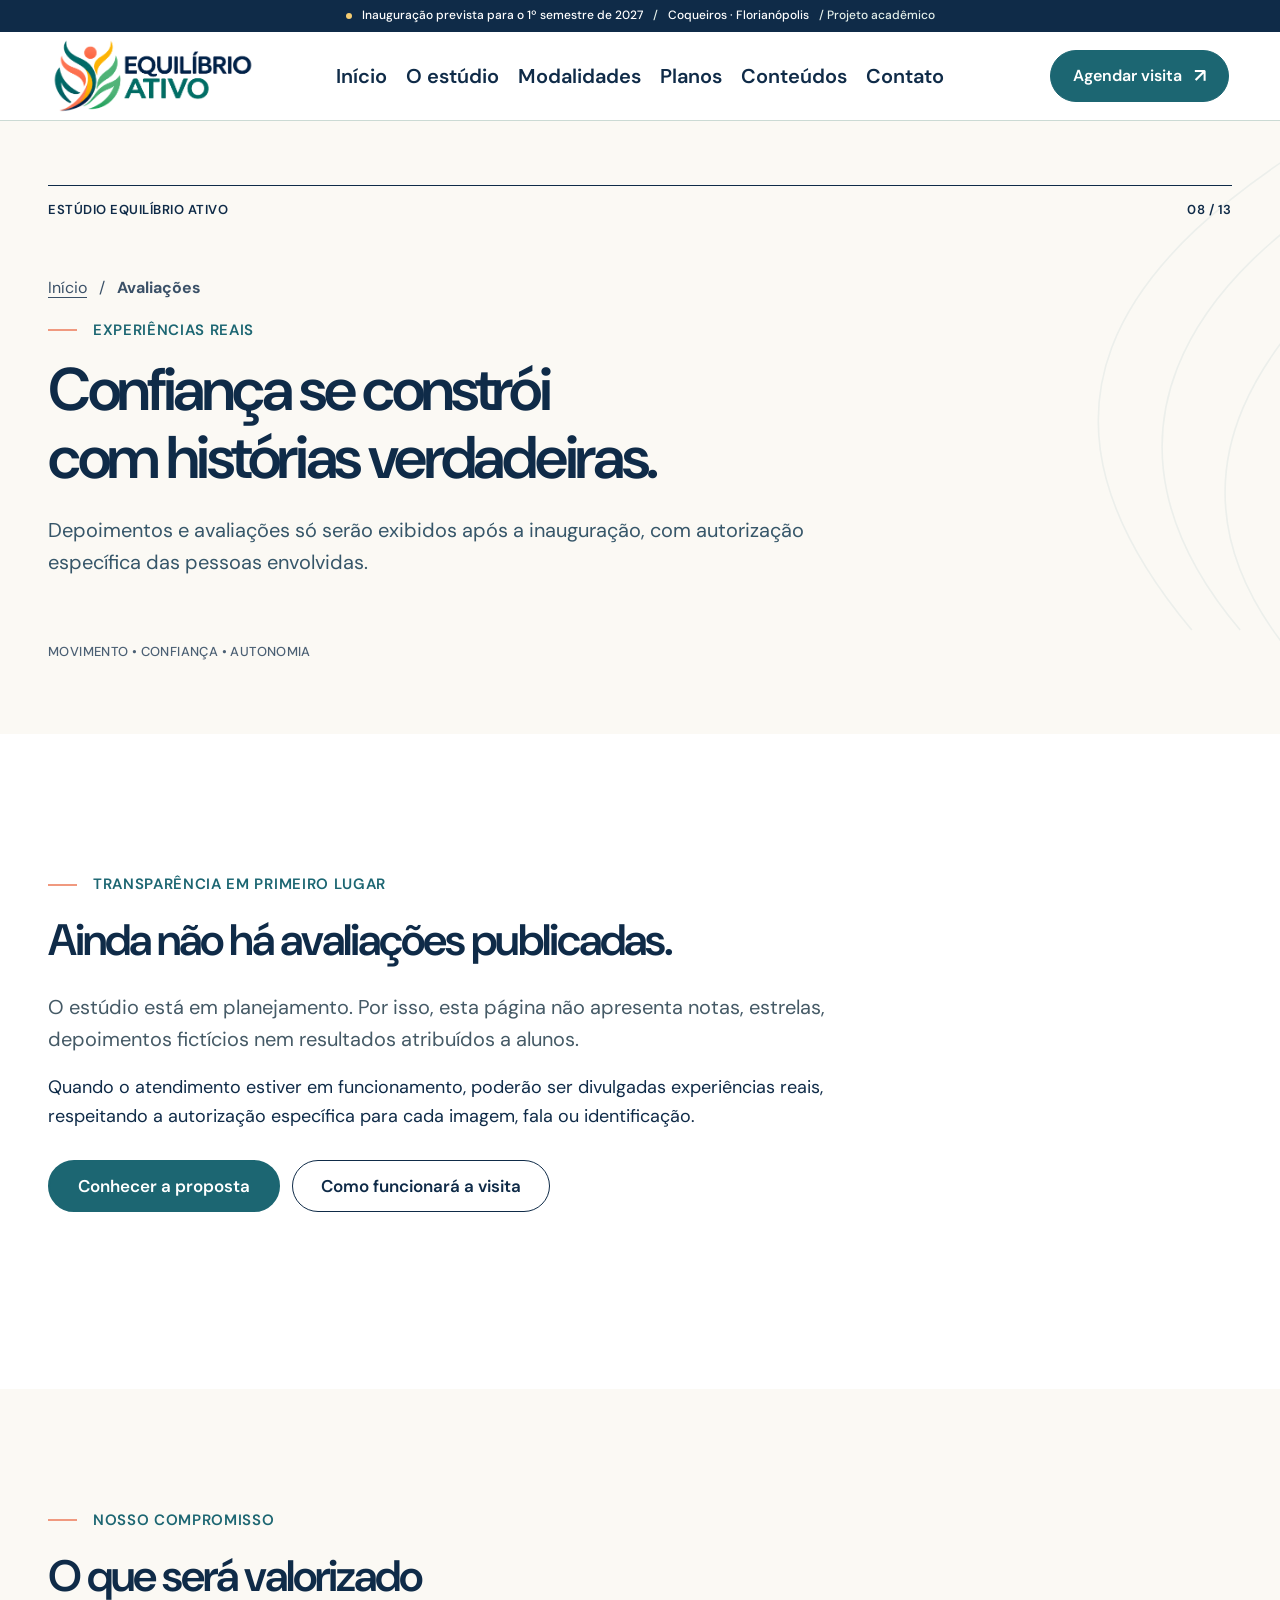
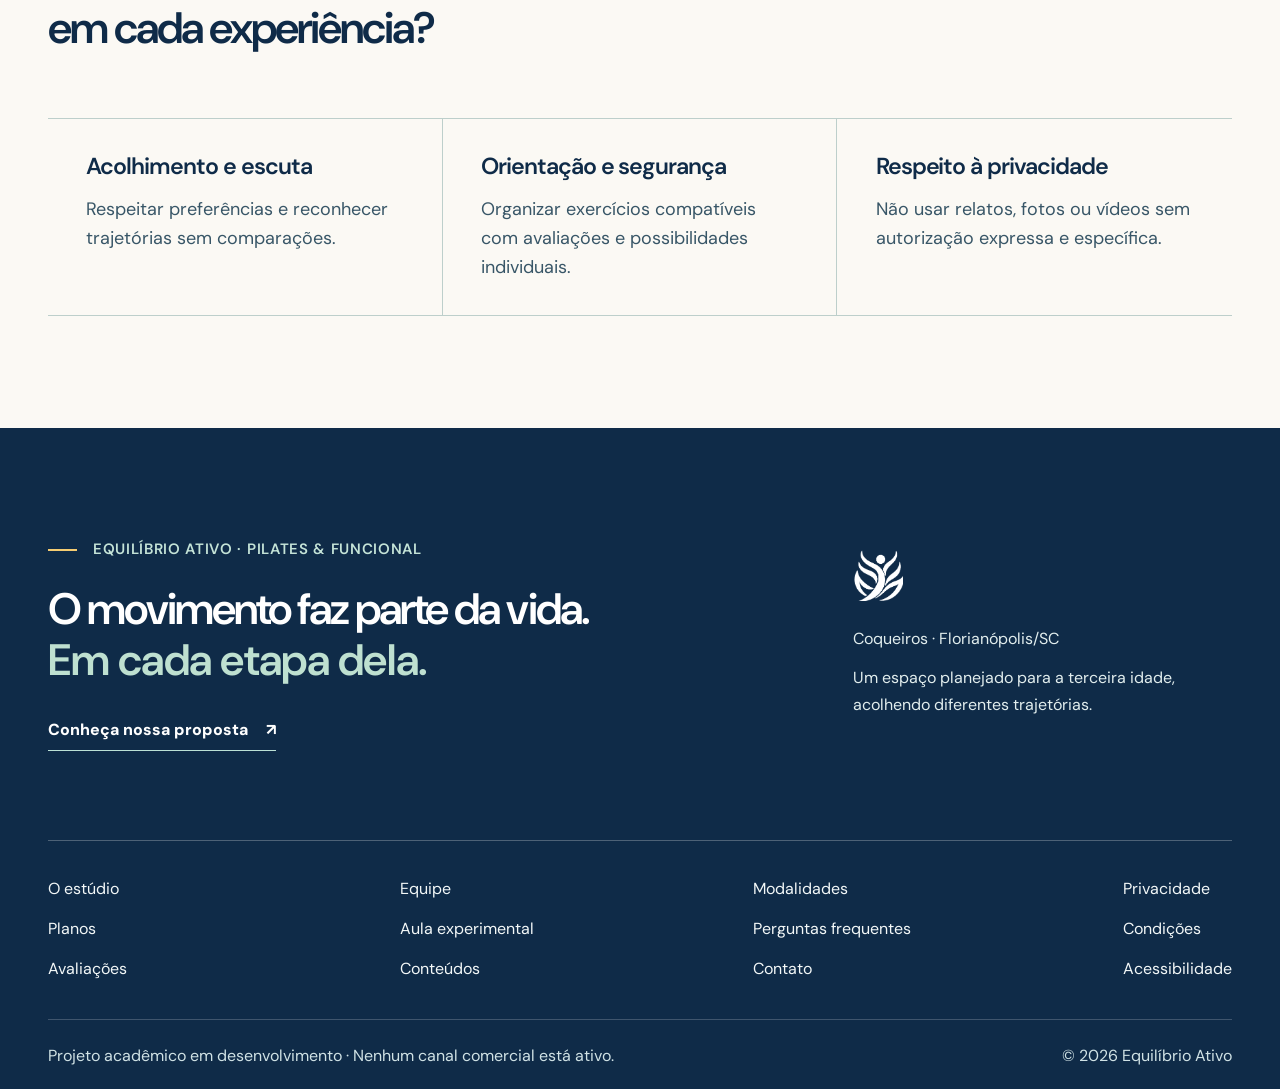
<file: avaliacoes.html>
<!DOCTYPE html>

<html lang="pt-BR"><head>
<meta charset="utf-8"/><meta content="width=device-width, initial-scale=1" name="viewport"/>
<meta content="noindex,nofollow" name="robots"/><meta content="#0F2B48" name="theme-color"/><meta content="light" name="color-scheme"/>
<title>Avaliações e experiências | Estúdio Equilíbrio Ativo</title>
<meta content="Veja como o Equilíbrio Ativo pretende divulgar avaliações reais e autorizadas, sem depoimentos fictícios." name="description"/>
<meta content="pt_BR" property="og:locale"/><meta content="website" property="og:type"/><meta content="Estúdio Equilíbrio Ativo" property="og:site_name"/>
<meta content="Avaliações e experiências | Equilíbrio Ativo" property="og:title"/><meta content="Veja como o Equilíbrio Ativo pretende divulgar avaliações reais e autorizadas, sem depoimentos fictícios." property="og:description"/>
<meta content="summary" name="twitter:card"/><meta content="Avaliações e experiências | Equilíbrio Ativo" name="twitter:title"/>
<link href="https://fonts.googleapis.com" rel="preconnect"/><link crossorigin="" href="https://fonts.gstatic.com" rel="preconnect"/><link href="https://fonts.googleapis.com/css2?family=DM+Sans:ital,wght@0,400;0,500;0,600;0,700;1,400;1,500;1,600&amp;display=swap" rel="stylesheet"/><link href="assets/icons/favicon.png" rel="icon" type="image/png"/><link href="assets/icons/favicon.png" rel="apple-touch-icon"/>
<script defer="" src="js/config.js"></script><script defer="" src="js/script.js"></script><script defer="" src="js/indicadores.js"></script>
<link href="css/styles.css" rel="stylesheet"/><link href="css/direcao-de-arte.css" rel="stylesheet"/><link href="css/organic-modern-wellness.css" rel="stylesheet"/></head><body class="page-avaliacoes">
<link rel="stylesheet" href="css/logo-cabecalho-equilibrio.css">
    <a class="skip-link" href="#conteudo">Pular para o conteúdo</a><div class="announcement"><span aria-hidden="true" class="announcement__marker"></span><span data-config="launchText">Inauguração prevista para o 1º semestre de 2027</span><span aria-hidden="true" class="announcement__sep">/</span><span>Coqueiros · Florianópolis</span><span class="announcement__academic">/ Projeto acadêmico</span></div><header class="site-header"><div class="header-inner">
<a aria-label="Equilíbrio Ativo Pilates e Funcional — voltar ao início" class="brand" href="index.html"><img alt="" class="brand-logo-original" height="523" src="assets/images/logo-horizontal-equilibrio-ativo.png" width="525"/></a>
<nav aria-label="Navegação principal" class="main-nav" id="main-nav"><a href="index.html">Início</a><a href="sobre.html">O estúdio</a><a href="modalidades.html">Modalidades</a><a href="planos.html">Planos</a><a href="conteudos-educativos.html">Conteúdos</a><a href="contato.html">Contato</a><a class="btn btn-primary nav-mobile-cta" href="agendamento.html">Solicitar aula experimental <span aria-hidden="true">↗</span></a></nav>
<div class="header-actions"><a class="header-cta" href="agendamento.html">Agendar visita <span aria-hidden="true">↗</span></a><button aria-controls="main-nav" aria-expanded="false" aria-label="Abrir menu" class="menu-toggle" type="button"><svg aria-hidden="true" fill="none" height="28" stroke="currentColor" stroke-linecap="round" stroke-width="2" viewbox="0 0 24 24" width="28"><path d="M4 7h16M4 12h16M4 17h16"></path></svg></button></div>
</div></header><main class="atelier-interior" id="conteudo"><section class="page-hero page-hero--atelier" data-theme="paper"><div class="container page-hero__grid"><div class="page-hero__overline"><span>ESTÚDIO EQUILÍBRIO ATIVO</span><span>08 / 13</span></div><nav aria-label="Navegação estrutural" class="breadcrumb"><a href="index.html">Início</a><span aria-hidden="true">/</span><span aria-current="page">Avaliações</span></nav><p class="eyebrow">EXPERIÊNCIAS REAIS</p><h1>Confiança se constrói com histórias verdadeiras.</h1><p class="lead">Depoimentos e avaliações só serão exibidos após a inauguração, com autorização específica das pessoas envolvidas.</p><span class="page-hero__closing">MOVIMENTO • CONFIANÇA • AUTONOMIA</span></div><svg aria-hidden="true" class="page-hero__arc" fill="none" viewbox="0 0 500 550" xmlns="http://www.w3.org/2000/svg"><path d="M470 -70C180 100 63 287 283 550" stroke="currentColor" stroke-width="2"></path><path d="M506 -10C280 116 145 317 342 550" stroke="currentColor" stroke-width="2"></path><path d="M565 38C369 179 231 361 399 573" stroke="currentColor" stroke-width="2"></path></svg></section>
<section class="section"><div class="container"><div class="reviews-empty"><p class="eyebrow">TRANSPARÊNCIA EM PRIMEIRO LUGAR</p><h2>Ainda não há avaliações publicadas.</h2><p class="lead">O estúdio está em planejamento. Por isso, esta página não apresenta notas, estrelas, depoimentos fictícios nem resultados atribuídos a alunos.</p><p>Quando o atendimento estiver em funcionamento, poderão ser divulgadas experiências reais, respeitando a autorização específica para cada imagem, fala ou identificação.</p><div class="hero-actions"><a class="btn btn-primary" href="sobre.html">Conhecer a proposta</a><a class="btn btn-outline" href="agendamento.html">Como funcionará a visita</a></div></div></div></section>
<section class="section section-soft"><div class="container"><div class="section-heading center"><p class="eyebrow">NOSSO COMPROMISSO</p><h2>O que será valorizado em cada experiência?</h2></div><div class="grid-3"><article class="feature-card"><h3>Acolhimento e escuta</h3><p>Respeitar preferências e reconhecer trajetórias sem comparações.</p></article><article class="feature-card"><h3>Orientação e segurança</h3><p>Organizar exercícios compatíveis com avaliações e possibilidades individuais.</p></article><article class="feature-card"><h3>Respeito à privacidade</h3><p>Não usar relatos, fotos ou vídeos sem autorização expressa e específica.</p></article></div></div></section></main><footer class="atelier-footer">
<div class="container atelier-footer__top">
<div class="atelier-footer__statement"><p class="eyebrow">EQUILÍBRIO ATIVO · PILATES &amp; FUNCIONAL</p><p>O movimento faz parte da vida.<br/><em>Em cada etapa dela.</em></p><a class="footer-route" href="agendamento.html">Conheça nossa proposta <span aria-hidden="true">↗</span></a></div>
<div class="atelier-footer__aside"><a aria-label="Equilíbrio Ativo Pilates e Funcional — voltar ao início" class="brand footer-brand" href="index.html"><img alt="" class="brand-logo-original" height="346" src="assets/images/simbolo-branco.png" width="930"/></a><p>Coqueiros · Florianópolis/SC</p><p>Um espaço planejado para a terceira idade, acolhendo diferentes trajetórias.</p></div>
</div>
<div class="container atelier-footer__nav"><nav aria-label="Navegação do rodapé"><a href="sobre.html">O estúdio</a><a href="equipe.html">Equipe</a><a href="modalidades.html">Modalidades</a><a href="planos.html">Planos</a><a href="agendamento.html">Aula experimental</a><a href="perguntas-frequentes.html">Perguntas frequentes</a><a href="avaliacoes.html">Avaliações</a><a href="conteudos-educativos.html">Conteúdos</a><a href="contato.html">Contato</a></nav><nav aria-label="Informações legais"><a href="politica-de-privacidade.html">Privacidade</a><a href="termos-e-cancelamento.html">Condições</a><a href="acessibilidade.html">Acessibilidade</a></nav></div>
<div class="container atelier-footer__bottom"><span>Projeto acadêmico em desenvolvimento · Nenhum canal comercial está ativo.</span><span>© <span id="copyright-year">2026</span> Equilíbrio Ativo</span></div>
</footer>
<button aria-label="Voltar ao topo" class="back-to-top" hidden="" type="button"><svg aria-hidden="true" class="" fill="none" stroke="currentColor" stroke-linecap="round" stroke-linejoin="round" stroke-width="1.9" viewbox="0 0 24 24"><path d="M12 19V5m-6 6 6-6 6 6"></path></svg></button>
</body></html>
</file>
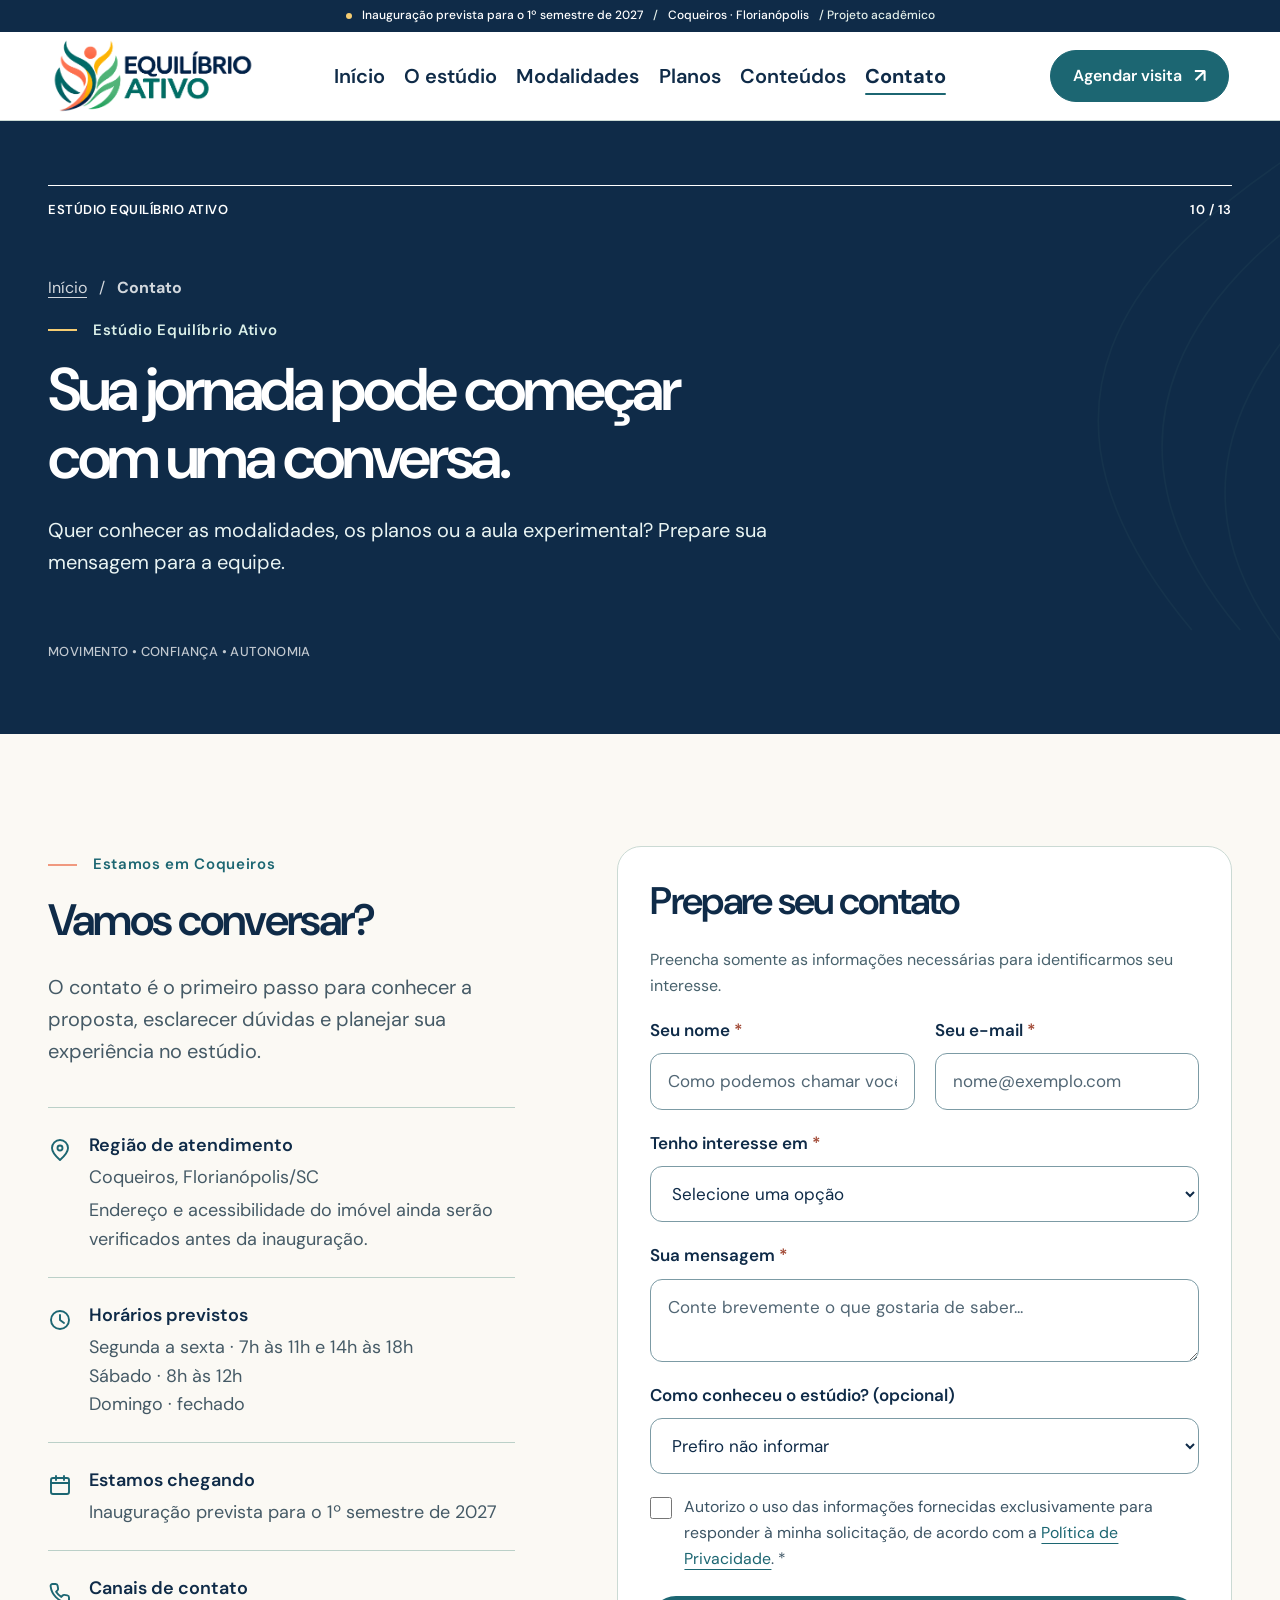
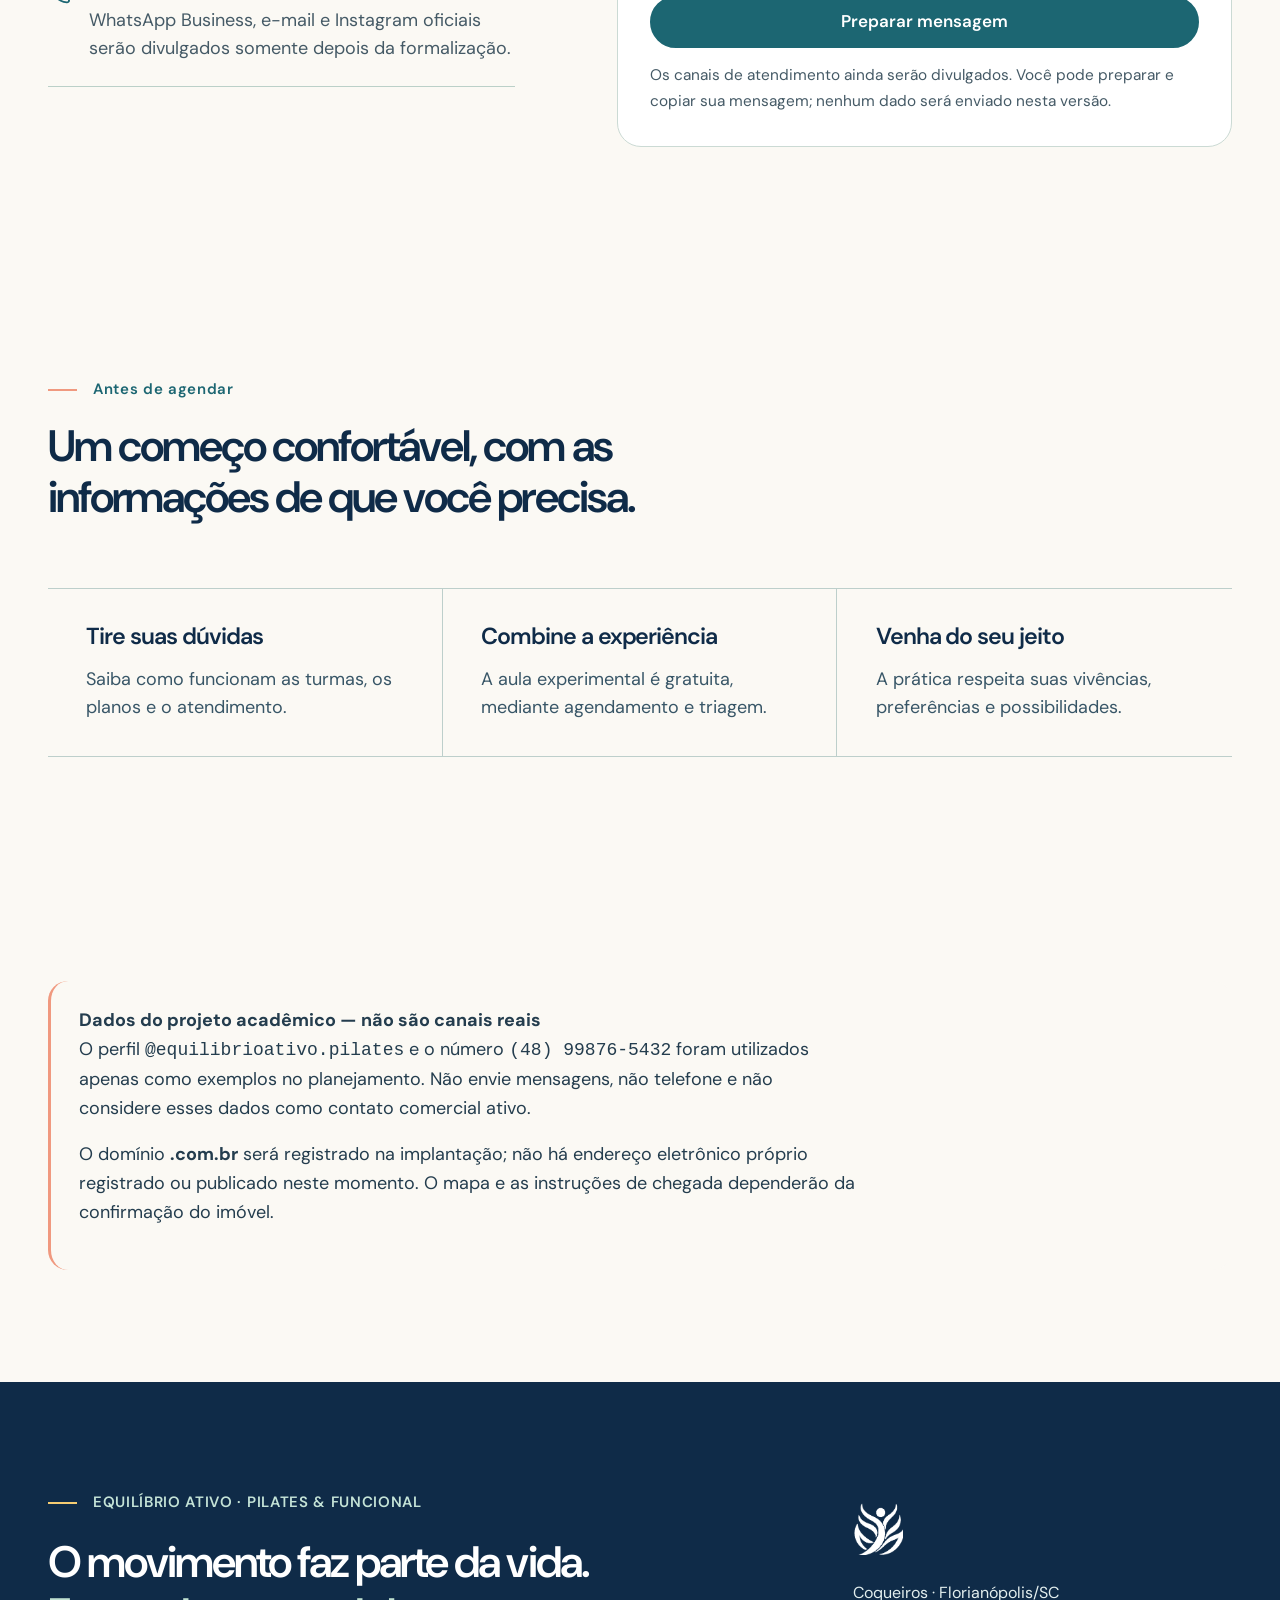
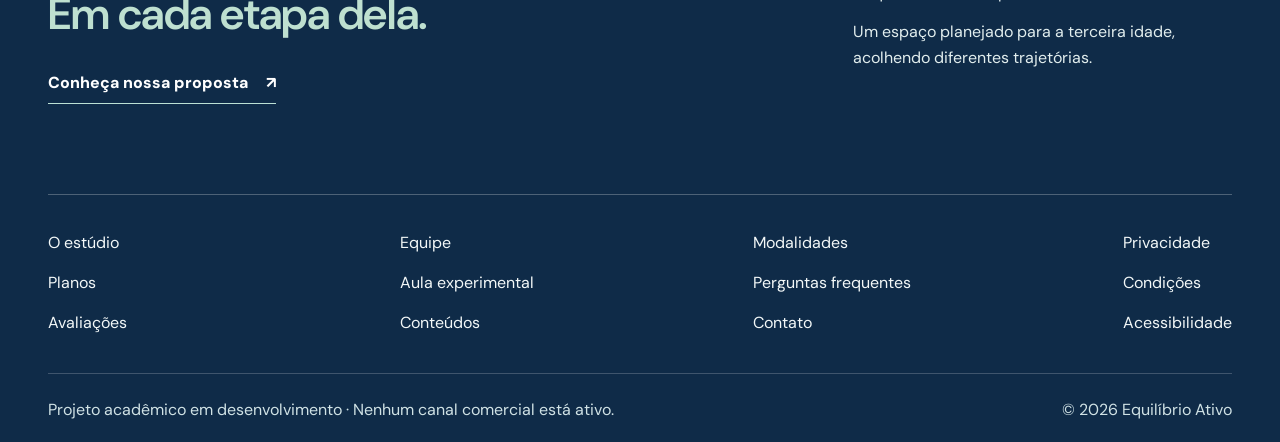
<file: contato.html>
<!DOCTYPE html>

<html lang="pt-BR"><head>
<meta charset="utf-8"/><meta content="width=device-width, initial-scale=1" name="viewport"/>
<meta content="noindex,nofollow" name="robots"/><meta content="#0F2B48" name="theme-color"/><meta content="light" name="color-scheme"/>
<title>Contato e aula experimental | Estúdio Equilíbrio Ativo</title>
<meta content="Entre em contato com o Estúdio Equilíbrio Ativo, em Coqueiros, Florianópolis. Confira horários previstos e prepare uma mensagem sobre planos e aula experimental." name="description"/>
<meta content="pt_BR" property="og:locale"/><meta content="website" property="og:type"/><meta content="Estúdio Equilíbrio Ativo" property="og:site_name"/>
<meta content="Contato e aula experimental | Equilíbrio Ativo" property="og:title"/><meta content="Entre em contato com o Estúdio Equilíbrio Ativo, em Coqueiros, Florianópolis. Confira horários previstos e prepare uma mensagem sobre planos e aula experimental." property="og:description"/>
<meta content="summary" name="twitter:card"/><meta content="Contato e aula experimental | Equilíbrio Ativo" name="twitter:title"/>
<link href="https://fonts.googleapis.com" rel="preconnect"/><link crossorigin="" href="https://fonts.gstatic.com" rel="preconnect"/><link href="https://fonts.googleapis.com/css2?family=DM+Sans:ital,wght@0,400;0,500;0,600;0,700;1,400;1,500;1,600&amp;display=swap" rel="stylesheet"/><link href="assets/icons/favicon.png" rel="icon" type="image/png"/><link href="assets/icons/favicon.png" rel="apple-touch-icon"/>
<script defer="" src="js/config.js"></script><script defer="" src="js/script.js"></script><script defer="" src="js/indicadores.js"></script>
<link href="css/styles.css" rel="stylesheet"/><link href="css/direcao-de-arte.css" rel="stylesheet"/><link href="css/organic-modern-wellness.css" rel="stylesheet"/></head><body class="page-contato">
<link rel="stylesheet" href="css/logo-cabecalho-equilibrio.css">
    <a class="skip-link" href="#conteudo">Pular para o conteúdo</a><div class="announcement"><span aria-hidden="true" class="announcement__marker"></span><span data-config="launchText">Inauguração prevista para o 1º semestre de 2027</span><span aria-hidden="true" class="announcement__sep">/</span><span>Coqueiros · Florianópolis</span><span class="announcement__academic">/ Projeto acadêmico</span></div><header class="site-header"><div class="header-inner">
<a aria-label="Equilíbrio Ativo Pilates e Funcional — voltar ao início" class="brand" href="index.html"><img alt="" class="brand-logo-original" height="523" src="assets/images/logo-horizontal-equilibrio-ativo.png" width="525"/></a>
<nav aria-label="Navegação principal" class="main-nav" id="main-nav"><a href="index.html">Início</a><a href="sobre.html">O estúdio</a><a href="modalidades.html">Modalidades</a><a href="planos.html">Planos</a><a href="conteudos-educativos.html">Conteúdos</a><a aria-current="page" href="contato.html">Contato</a><a class="btn btn-primary nav-mobile-cta" href="agendamento.html">Solicitar aula experimental <span aria-hidden="true">↗</span></a></nav>
<div class="header-actions"><a class="header-cta" href="agendamento.html">Agendar visita <span aria-hidden="true">↗</span></a><button aria-controls="main-nav" aria-expanded="false" aria-label="Abrir menu" class="menu-toggle" type="button"><svg aria-hidden="true" fill="none" height="28" stroke="currentColor" stroke-linecap="round" stroke-width="2" viewbox="0 0 24 24" width="28"><path d="M4 7h16M4 12h16M4 17h16"></path></svg></button></div>
</div></header><main class="atelier-interior" id="conteudo"><section class="page-hero page-hero--atelier" data-theme="ink"><div class="container page-hero__grid"><div class="page-hero__overline"><span>ESTÚDIO EQUILÍBRIO ATIVO</span><span>10 / 13</span></div><nav aria-label="Navegação estrutural" class="breadcrumb"><a href="index.html">Início</a><span aria-hidden="true">/</span><span aria-current="page">Contato</span></nav><p class="eyebrow">Estúdio Equilíbrio Ativo</p><h1>Sua jornada pode começar com uma conversa.</h1><p class="lead">Quer conhecer as modalidades, os planos ou a aula experimental? Prepare sua mensagem para a equipe.</p><span class="page-hero__closing">MOVIMENTO • CONFIANÇA • AUTONOMIA</span></div><svg aria-hidden="true" class="page-hero__arc" fill="none" viewbox="0 0 500 550" xmlns="http://www.w3.org/2000/svg"><path d="M470 -70C180 100 63 287 283 550" stroke="currentColor" stroke-width="2"></path><path d="M506 -10C280 116 145 317 342 550" stroke="currentColor" stroke-width="2"></path><path d="M565 38C369 179 231 361 399 573" stroke="currentColor" stroke-width="2"></path></svg></section>
<section class="section"><div class="container contact-layout"><div><div class="section-heading"><p class="eyebrow">Estamos em Coqueiros</p><h2>Vamos conversar?</h2><p class="lead">O contato é o primeiro passo para conhecer a proposta, esclarecer dúvidas e planejar sua experiência no estúdio.</p></div><div class="contact-info">
<div class="contact-detail"><svg aria-hidden="true" class="" fill="none" stroke="currentColor" stroke-linecap="round" stroke-linejoin="round" stroke-width="1.9" viewbox="0 0 24 24"><path d="M20 10c0 5-8 12-8 12S4 15 4 10a8 8 0 1 1 16 0Z"></path><circle cx="12" cy="10" r="2.5"></circle></svg><div><strong>Região de atendimento</strong><p data-config="address">Coqueiros, Florianópolis/SC</p><p class="small" style="margin-top:5px">Endereço e acessibilidade do imóvel ainda serão verificados antes da inauguração.</p><a class="text-link small" data-contact-link="maps" hidden="" rel="noopener noreferrer" target="_blank">Ver no Google Maps <svg aria-hidden="true" class="" fill="none" stroke="currentColor" stroke-linecap="round" stroke-linejoin="round" stroke-width="1.9" viewbox="0 0 24 24"><path d="M5 12h14m-6-6 6 6-6 6"></path></svg></a></div></div>
<div class="contact-detail"><svg aria-hidden="true" class="" fill="none" stroke="currentColor" stroke-linecap="round" stroke-linejoin="round" stroke-width="1.9" viewbox="0 0 24 24"><circle cx="12" cy="12" r="9"></circle><path d="M12 7v5l4 3"></path></svg><div><strong>Horários previstos</strong><p data-config="hoursWeekdays">Segunda a sexta · 7h às 11h e 14h às 18h</p><p data-config="hoursSaturday">Sábado · 8h às 12h</p><p>Domingo · fechado</p></div></div>
<div class="contact-detail"><svg aria-hidden="true" class="" fill="none" stroke="currentColor" stroke-linecap="round" stroke-linejoin="round" stroke-width="1.9" viewbox="0 0 24 24"><rect height="16" rx="2" width="18" x="3" y="5"></rect><path d="M16 3v4M8 3v4M3 10h18"></path></svg><div><strong data-config="statusShort">Estamos chegando</strong><p data-config="launchText">Inauguração prevista para o 1º semestre de 2027</p></div></div>
<div class="contact-detail"><svg aria-hidden="true" class="" fill="none" stroke="currentColor" stroke-linecap="round" stroke-linejoin="round" stroke-width="1.9" viewbox="0 0 24 24"><path d="M21 16.4v3a2 2 0 0 1-2.2 2C10.2 20.4 3.6 13.8 2.6 5.2A2 2 0 0 1 4.6 3h3a2 2 0 0 1 2 1.7l.5 3a2 2 0 0 1-.6 1.7l-1.4 1.3a16 16 0 0 0 5.2 5.2l1.3-1.4a2 2 0 0 1 1.7-.6l3 .5a2 2 0 0 1 1.7 2Z"></path></svg><div><strong>Canais de contato</strong><p>WhatsApp Business, e-mail e Instagram oficiais serão divulgados somente depois da formalização.</p><a class="text-link small" data-contact-link="whatsapp" hidden="" rel="noopener noreferrer" target="_blank">WhatsApp <svg aria-hidden="true" class="" fill="none" stroke="currentColor" stroke-linecap="round" stroke-linejoin="round" stroke-width="1.9" viewbox="0 0 24 24"><path d="M5 12h14m-6-6 6 6-6 6"></path></svg></a><a class="text-link small" data-contact-link="instagram" hidden="" rel="noopener noreferrer" target="_blank">Instagram <svg aria-hidden="true" class="" fill="none" stroke="currentColor" stroke-linecap="round" stroke-linejoin="round" stroke-width="1.9" viewbox="0 0 24 24"><path d="M5 12h14m-6-6 6 6-6 6"></path></svg></a><a data-contact-link="email" hidden=""></a></div></div>
</div></div>
<div class="contact-card"><h2>Prepare seu contato</h2><p class="muted">Preencha somente as informações necessárias para identificarmos seu interesse.</p>
<form id="contact-form" novalidate=""><div class="form-grid"><div class="field"><label for="full-name">Seu nome <span aria-hidden="true" class="required">*</span></label><input autocomplete="name" id="full-name" maxlength="100" minlength="2" name="nome" placeholder="Como podemos chamar você?" required="" type="text"/></div>
<div class="field"><label for="email">Seu e-mail <span aria-hidden="true" class="required">*</span></label><input autocomplete="email" id="email" maxlength="160" name="email" placeholder="nome@exemplo.com" required="" type="email"/></div></div>
<div class="field"><label for="interest">Tenho interesse em <span aria-hidden="true" class="required">*</span></label><select id="interest" name="interesse" required=""><option disabled="" selected="" value="">Selecione uma opção</option><option value="experimental">Aula experimental gratuita</option><option value="essencial">Plano Movimento Essencial</option><option value="autonomia">Plano Autonomia Ativa</option><option value="modalidades">Conhecer modalidades</option><option value="outros">Outras informações</option></select></div>
<div class="field"><label for="message">Sua mensagem <span aria-hidden="true" class="required">*</span></label><textarea id="message" maxlength="1500" minlength="10" name="mensagem" placeholder="Conte brevemente o que gostaria de saber..." required=""></textarea></div>
<div class="field"><label for="referral-source">Como conheceu o estúdio? <span class="optional">(opcional)</span></label><select id="referral-source" name="origem"><option value="">Prefiro não informar</option><option value="google">Pesquisa no Google</option><option value="instagram">Instagram</option><option value="indicacao">Indicação</option><option value="outro">Outro caminho</option></select></div><label class="form-check"><input id="privacy-check" name="privacidade" required="" type="checkbox"/><span>Autorizo o uso das informações fornecidas exclusivamente para responder à minha solicitação, de acordo com a <a href="politica-de-privacidade.html" rel="noopener noreferrer" target="_blank">Política de Privacidade</a>. <span aria-hidden="true" class="required">*</span></span></label>
<button class="btn btn-primary btn-block" id="form-submit" type="submit">Preparar mensagem <svg aria-hidden="true" class="" fill="none" stroke="currentColor" stroke-linecap="round" stroke-linejoin="round" stroke-width="1.9" viewbox="0 0 24 24"><path d="M5 12h14m-6-6 6 6-6 6"></path></svg></button>
<p class="form-note" id="form-mode-note">Protótipo acadêmico: sem atendimento ativo. Ao enviar, você poderá preparar e copiar a mensagem; nenhuma visita é confirmada.</p>
<p aria-live="polite" class="form-feedback" hidden="" id="form-feedback" role="status" tabindex="-1"></p>
<div class="message-draft" hidden="" id="message-draft"><strong>Sua mensagem pronta para copiar</strong><pre id="draft-text"></pre><button class="btn btn-outline btn-small" id="copy-draft" type="button">Copiar mensagem</button></div>
</form></div></div></section>
<section class="section section-soft"><div class="container"><div class="section-heading center"><p class="eyebrow">Antes de agendar</p><h2>Um começo confortável, com as informações de que você precisa.</h2></div><div class="grid-3"><div class="feature-card"><div class="icon-box"><svg aria-hidden="true" class="" fill="none" stroke="currentColor" stroke-linecap="round" stroke-linejoin="round" stroke-width="1.9" viewbox="0 0 24 24"><rect height="16" rx="2" width="20" x="2" y="4"></rect><path d="m3 6 9 7 9-7"></path></svg></div><h3>Tire suas dúvidas</h3><p>Saiba como funcionam as turmas, os planos e o atendimento.</p></div><div class="feature-card"><div class="icon-box coral"><svg aria-hidden="true" class="" fill="none" stroke="currentColor" stroke-linecap="round" stroke-linejoin="round" stroke-width="1.9" viewbox="0 0 24 24"><rect height="16" rx="2" width="18" x="3" y="5"></rect><path d="M16 3v4M8 3v4M3 10h18"></path></svg></div><h3>Combine a experiência</h3><p>A aula experimental é gratuita, mediante agendamento e triagem.</p></div><div class="feature-card"><div class="icon-box yellow"><svg aria-hidden="true" class="" fill="none" stroke="currentColor" stroke-linecap="round" stroke-linejoin="round" stroke-width="1.9" viewbox="0 0 24 24"><path d="M20.8 4.6a5.5 5.5 0 0 0-7.8 0L12 5.7l-1.1-1.1a5.5 5.5 0 0 0-7.8 7.8L12 21l8.8-8.6a5.5 5.5 0 0 0 0-7.8Z"></path></svg></div><h3>Venha do seu jeito</h3><p>A prática respeita suas vivências, preferências e possibilidades.</p></div></div></div></section><section class="section section-soft"><div class="container"><div class="academic-note"><strong>Dados do projeto acadêmico — não são canais reais</strong><p>O perfil <code>@equilibrioativo.pilates</code> e o número <code>(48) 99876-5432</code> foram utilizados apenas como exemplos no planejamento. Não envie mensagens, não telefone e não considere esses dados como contato comercial ativo.</p><p>O domínio <strong>.com.br</strong> será registrado na implantação; não há endereço eletrônico próprio registrado ou publicado neste momento. O mapa e as instruções de chegada dependerão da confirmação do imóvel.</p></div></div></section></main><footer class="atelier-footer">
<div class="container atelier-footer__top">
<div class="atelier-footer__statement"><p class="eyebrow">EQUILÍBRIO ATIVO · PILATES &amp; FUNCIONAL</p><p>O movimento faz parte da vida.<br/><em>Em cada etapa dela.</em></p><a class="footer-route" href="agendamento.html">Conheça nossa proposta <span aria-hidden="true">↗</span></a></div>
<div class="atelier-footer__aside"><a aria-label="Equilíbrio Ativo Pilates e Funcional — voltar ao início" class="brand footer-brand" href="index.html"><img alt="" class="brand-logo-original" height="346" src="assets/images/simbolo-branco.png" width="930"/></a><p>Coqueiros · Florianópolis/SC</p><p>Um espaço planejado para a terceira idade, acolhendo diferentes trajetórias.</p></div>
</div>
<div class="container atelier-footer__nav"><nav aria-label="Navegação do rodapé"><a href="sobre.html">O estúdio</a><a href="equipe.html">Equipe</a><a href="modalidades.html">Modalidades</a><a href="planos.html">Planos</a><a href="agendamento.html">Aula experimental</a><a href="perguntas-frequentes.html">Perguntas frequentes</a><a href="avaliacoes.html">Avaliações</a><a href="conteudos-educativos.html">Conteúdos</a><a href="contato.html">Contato</a></nav><nav aria-label="Informações legais"><a href="politica-de-privacidade.html">Privacidade</a><a href="termos-e-cancelamento.html">Condições</a><a href="acessibilidade.html">Acessibilidade</a></nav></div>
<div class="container atelier-footer__bottom"><span>Projeto acadêmico em desenvolvimento · Nenhum canal comercial está ativo.</span><span>© <span id="copyright-year">2026</span> Equilíbrio Ativo</span></div>
</footer>
<button aria-label="Voltar ao topo" class="back-to-top" hidden="" type="button"><svg aria-hidden="true" class="" fill="none" stroke="currentColor" stroke-linecap="round" stroke-linejoin="round" stroke-width="1.9" viewbox="0 0 24 24"><path d="M12 19V5m-6 6 6-6 6 6"></path></svg></button>
</body></html>
</file>
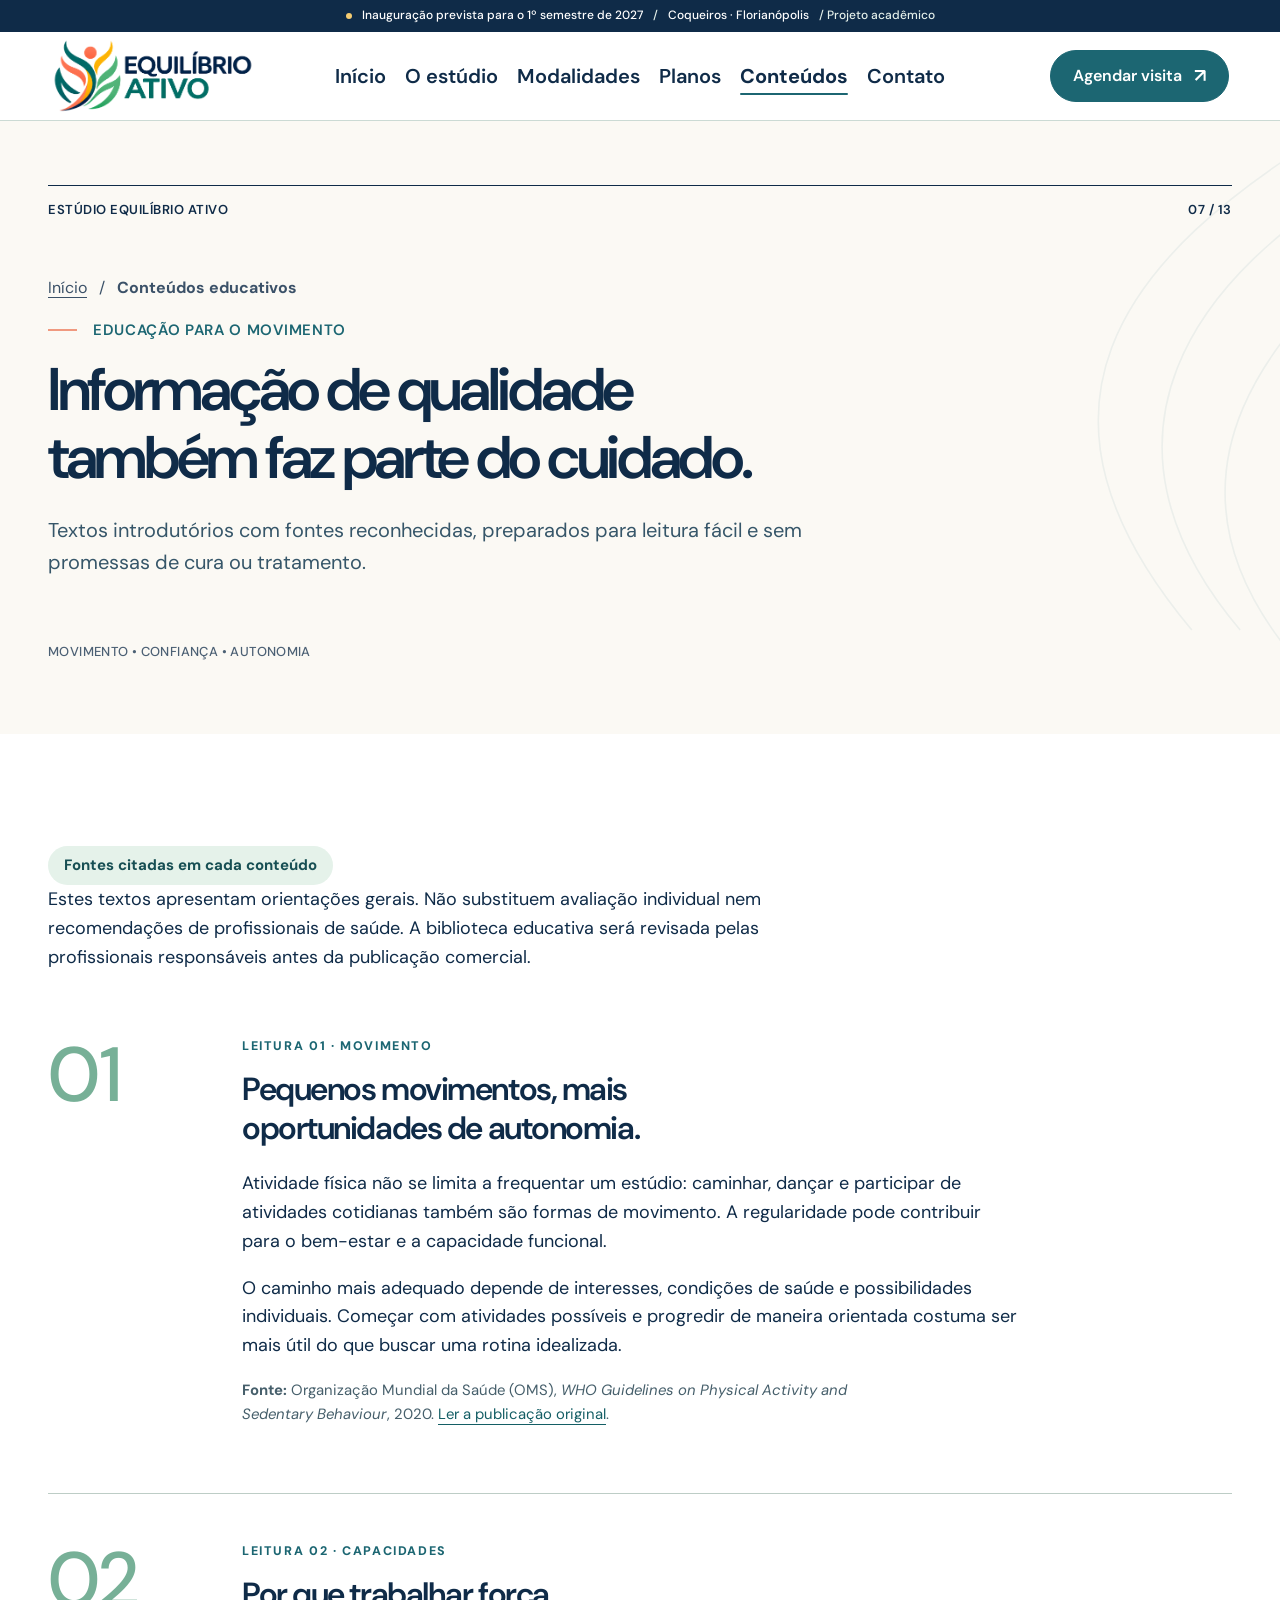
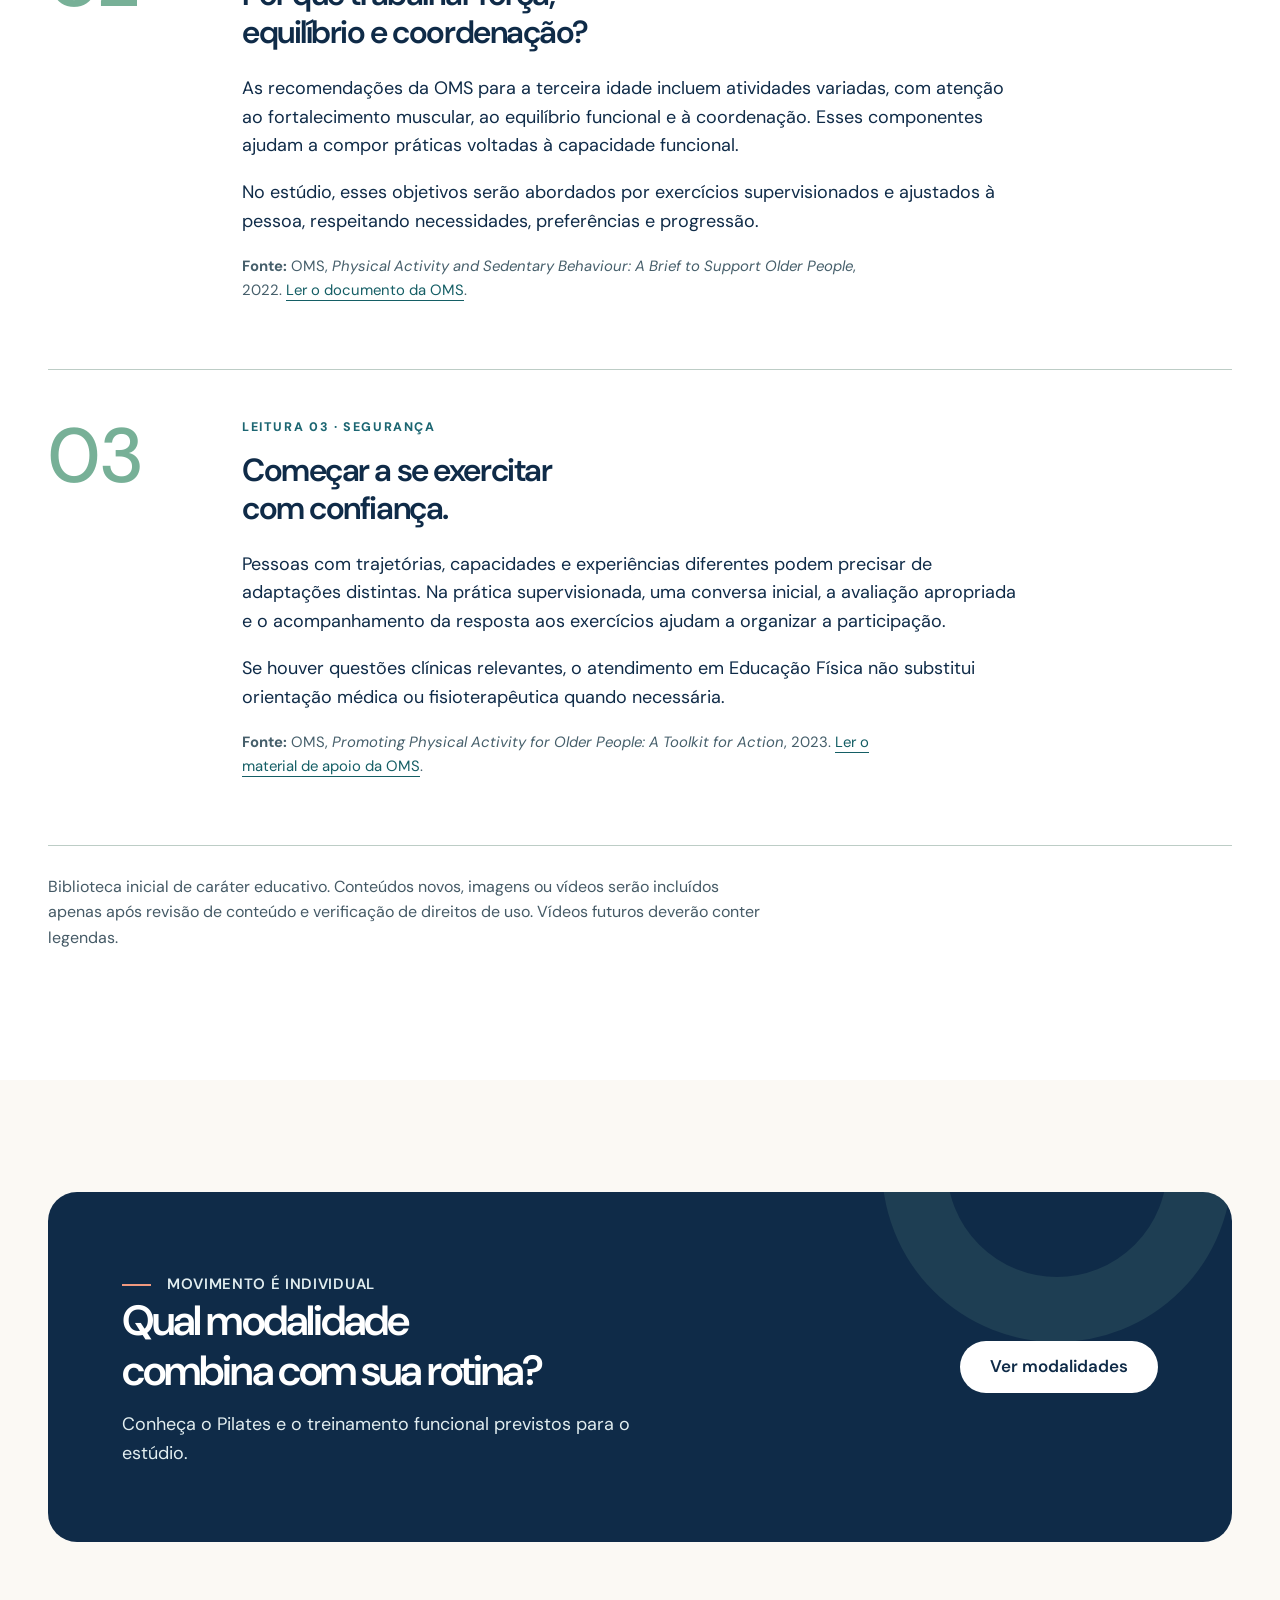
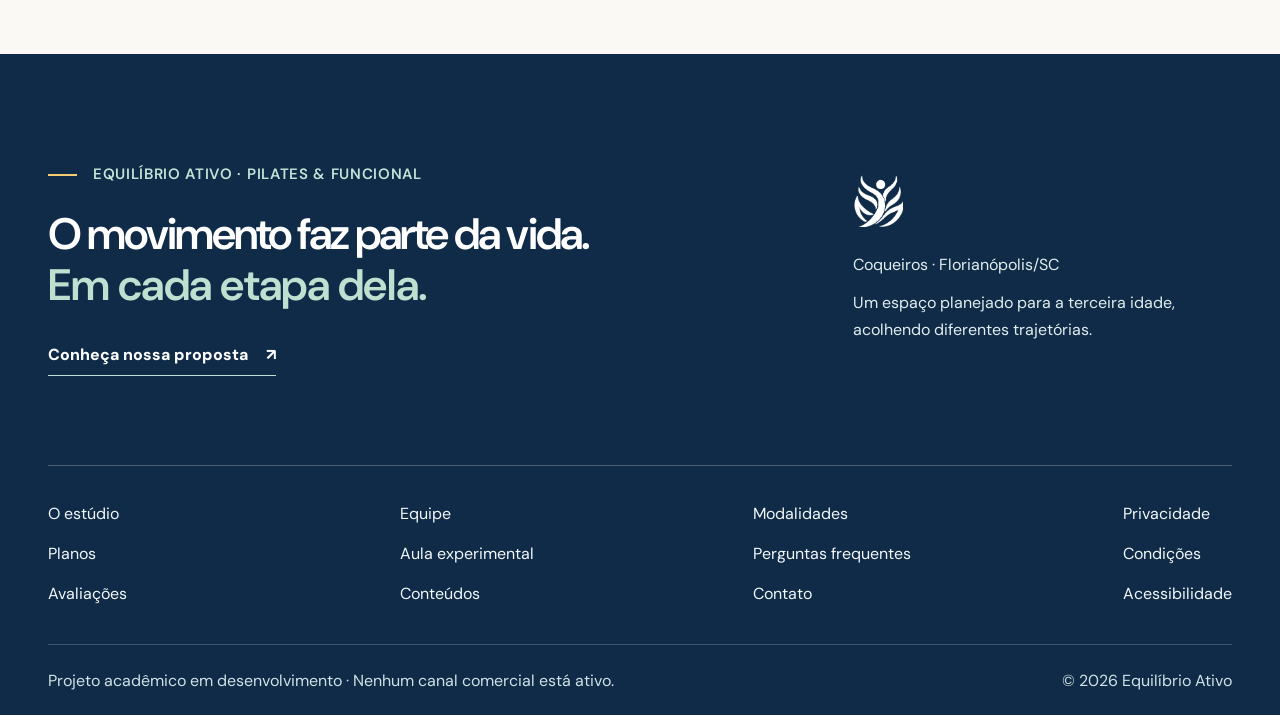
<file: conteudos-educativos.html>
<!DOCTYPE html>

<html lang="pt-BR"><head>
<meta charset="utf-8"/><meta content="width=device-width, initial-scale=1" name="viewport"/>
<meta content="noindex,nofollow" name="robots"/><meta content="#0F2B48" name="theme-color"/><meta content="light" name="color-scheme"/>
<title>Conteúdos educativos sobre movimento | Estúdio Equilíbrio Ativo</title>
<meta content="Informações sobre movimento, força, equilíbrio e terceira idade, com referências da Organização Mundial da Saúde." name="description"/>
<meta content="pt_BR" property="og:locale"/><meta content="website" property="og:type"/><meta content="Estúdio Equilíbrio Ativo" property="og:site_name"/>
<meta content="Conteúdos educativos sobre movimento | Equilíbrio Ativo" property="og:title"/><meta content="Informações sobre movimento, força, equilíbrio e terceira idade, com referências da Organização Mundial da Saúde." property="og:description"/>
<meta content="summary" name="twitter:card"/><meta content="Conteúdos educativos sobre movimento | Equilíbrio Ativo" name="twitter:title"/>
<link href="https://fonts.googleapis.com" rel="preconnect"/><link crossorigin="" href="https://fonts.gstatic.com" rel="preconnect"/><link href="https://fonts.googleapis.com/css2?family=DM+Sans:ital,wght@0,400;0,500;0,600;0,700;1,400;1,500;1,600&amp;display=swap" rel="stylesheet"/><link href="assets/icons/favicon.png" rel="icon" type="image/png"/><link href="assets/icons/favicon.png" rel="apple-touch-icon"/>
<link rel="stylesheet" href="css/logo-cabecalho-equilibrio.css">
<script defer="" src="js/config.js"></script><script defer="" src="js/script.js"></script><script defer="" src="js/indicadores.js"></script>
<link href="css/styles.css" rel="stylesheet"/><link href="css/direcao-de-arte.css" rel="stylesheet"/><link href="css/organic-modern-wellness.css" rel="stylesheet"/></head><body class="page-conteudos-educativos">
<a class="skip-link" href="#conteudo">Pular para o conteúdo</a><div class="announcement"><span aria-hidden="true" class="announcement__marker"></span><span data-config="launchText">Inauguração prevista para o 1º semestre de 2027</span><span aria-hidden="true" class="announcement__sep">/</span><span>Coqueiros · Florianópolis</span><span class="announcement__academic">/ Projeto acadêmico</span></div><header class="site-header"><div class="header-inner">
<a aria-label="Equilíbrio Ativo Pilates e Funcional — voltar ao início" class="brand" href="index.html"><img alt="" class="brand-logo-original" height="523" src="assets/images/logo-horizontal-equilibrio-ativo.png" width="525"/></a>
<nav aria-label="Navegação principal" class="main-nav" id="main-nav"><a href="index.html">Início</a><a href="sobre.html">O estúdio</a><a href="modalidades.html">Modalidades</a><a href="planos.html">Planos</a><a aria-current="page" href="conteudos-educativos.html">Conteúdos</a><a href="contato.html">Contato</a><a class="btn btn-primary nav-mobile-cta" href="agendamento.html">Solicitar aula experimental <span aria-hidden="true">↗</span></a></nav>
<div class="header-actions"><a class="header-cta" href="agendamento.html">Agendar visita <span aria-hidden="true">↗</span></a><button aria-controls="main-nav" aria-expanded="false" aria-label="Abrir menu" class="menu-toggle" type="button"><svg aria-hidden="true" fill="none" height="28" stroke="currentColor" stroke-linecap="round" stroke-width="2" viewbox="0 0 24 24" width="28"><path d="M4 7h16M4 12h16M4 17h16"></path></svg></button></div>
</div></header><main class="atelier-interior" id="conteudo"><section class="page-hero page-hero--atelier" data-theme="paper"><div class="container page-hero__grid"><div class="page-hero__overline"><span>ESTÚDIO EQUILÍBRIO ATIVO</span><span>07 / 13</span></div><nav aria-label="Navegação estrutural" class="breadcrumb"><a href="index.html">Início</a><span aria-hidden="true">/</span><span aria-current="page">Conteúdos educativos</span></nav><p class="eyebrow">EDUCAÇÃO PARA O MOVIMENTO</p><h1>Informação de qualidade também faz parte do cuidado.</h1><p class="lead">Textos introdutórios com fontes reconhecidas, preparados para leitura fácil e sem promessas de cura ou tratamento.</p><span class="page-hero__closing">MOVIMENTO • CONFIANÇA • AUTONOMIA</span></div><svg aria-hidden="true" class="page-hero__arc" fill="none" viewbox="0 0 500 550" xmlns="http://www.w3.org/2000/svg"><path d="M470 -70C180 100 63 287 283 550" stroke="currentColor" stroke-width="2"></path><path d="M506 -10C280 116 145 317 342 550" stroke="currentColor" stroke-width="2"></path><path d="M565 38C369 179 231 361 399 573" stroke="currentColor" stroke-width="2"></path></svg></section>
<section class="section"><div class="container"><div class="education-intro"><span class="info-chip">Fontes citadas em cada conteúdo</span><p>Estes textos apresentam orientações gerais. Não substituem avaliação individual nem recomendações de profissionais de saúde. A biblioteca educativa será revisada pelas profissionais responsáveis antes da publicação comercial.</p></div>
<div class="education-grid">
<article class="learning-card" id="movimento-autonomia"><span aria-hidden="true" class="learning-glyph">01</span><span class="learning-index">LEITURA 01 · MOVIMENTO</span><h2>Pequenos movimentos, mais oportunidades de autonomia.</h2><p>Atividade física não se limita a frequentar um estúdio: caminhar, dançar e participar de atividades cotidianas também são formas de movimento. A regularidade pode contribuir para o bem-estar e a capacidade funcional.</p><p>O caminho mais adequado depende de interesses, condições de saúde e possibilidades individuais. Começar com atividades possíveis e progredir de maneira orientada costuma ser mais útil do que buscar uma rotina idealizada.</p><p class="source-line"><strong>Fonte:</strong> Organização Mundial da Saúde (OMS), <em>WHO Guidelines on Physical Activity and Sedentary Behaviour</em>, 2020. <a href="https://www.who.int/publications-detail-redirect/9789240015128" rel="noopener noreferrer" target="_blank">Ler a publicação original</a>.</p></article>
<article class="learning-card" id="forca-equilibrio"><span aria-hidden="true" class="learning-glyph">02</span><span class="learning-index">LEITURA 02 · CAPACIDADES</span><h2>Por que trabalhar força, equilíbrio e coordenação?</h2><p>As recomendações da OMS para a terceira idade incluem atividades variadas, com atenção ao fortalecimento muscular, ao equilíbrio funcional e à coordenação. Esses componentes ajudam a compor práticas voltadas à capacidade funcional.</p><p>No estúdio, esses objetivos serão abordados por exercícios supervisionados e ajustados à pessoa, respeitando necessidades, preferências e progressão.</p><p class="source-line"><strong>Fonte:</strong> OMS, <em>Physical Activity and Sedentary Behaviour: A Brief to Support Older People</em>, 2022. <a href="https://www.who.int/publications/i/item/9789240064096" rel="noopener noreferrer" target="_blank">Ler o documento da OMS</a>.</p></article>
<article class="learning-card" id="comecar-seguranca"><span aria-hidden="true" class="learning-glyph">03</span><span class="learning-index">LEITURA 03 · SEGURANÇA</span><h2>Começar a se exercitar com confiança.</h2><p>Pessoas com trajetórias, capacidades e experiências diferentes podem precisar de adaptações distintas. Na prática supervisionada, uma conversa inicial, a avaliação apropriada e o acompanhamento da resposta aos exercícios ajudam a organizar a participação.</p><p>Se houver questões clínicas relevantes, o atendimento em Educação Física não substitui orientação médica ou fisioterapêutica quando necessária.</p><p class="source-line"><strong>Fonte:</strong> OMS, <em>Promoting Physical Activity for Older People: A Toolkit for Action</em>, 2023. <a href="https://www.who.int/publications/b/69879" rel="noopener noreferrer" target="_blank">Ler o material de apoio da OMS</a>.</p></article>
</div><p class="small muted" style="margin-top:28px">Biblioteca inicial de caráter educativo. Conteúdos novos, imagens ou vídeos serão incluídos apenas após revisão de conteúdo e verificação de direitos de uso. Vídeos futuros deverão conter legendas.</p></div></section>
<section class="section section-soft"><div class="container"><div class="cta-band"><div><p class="eyebrow">MOVIMENTO É INDIVIDUAL</p><h2>Qual modalidade combina com sua rotina?</h2><p>Conheça o Pilates e o treinamento funcional previstos para o estúdio.</p></div><div class="cta-actions"><a class="btn btn-light" href="modalidades.html">Ver modalidades</a></div></div></div></section></main><footer class="atelier-footer">
<div class="container atelier-footer__top">
<div class="atelier-footer__statement"><p class="eyebrow">EQUILÍBRIO ATIVO · PILATES &amp; FUNCIONAL</p><p>O movimento faz parte da vida.<br/><em>Em cada etapa dela.</em></p><a class="footer-route" href="agendamento.html">Conheça nossa proposta <span aria-hidden="true">↗</span></a></div>
<div class="atelier-footer__aside"><a aria-label="Equilíbrio Ativo Pilates e Funcional — voltar ao início" class="brand footer-brand" href="index.html"><img alt="" class="brand-logo-original" height="346" src="assets/images/simbolo-branco.png" width="930"/></a><p>Coqueiros · Florianópolis/SC</p><p>Um espaço planejado para a terceira idade, acolhendo diferentes trajetórias.</p></div>
</div>
<div class="container atelier-footer__nav"><nav aria-label="Navegação do rodapé"><a href="sobre.html">O estúdio</a><a href="equipe.html">Equipe</a><a href="modalidades.html">Modalidades</a><a href="planos.html">Planos</a><a href="agendamento.html">Aula experimental</a><a href="perguntas-frequentes.html">Perguntas frequentes</a><a href="avaliacoes.html">Avaliações</a><a href="conteudos-educativos.html">Conteúdos</a><a href="contato.html">Contato</a></nav><nav aria-label="Informações legais"><a href="politica-de-privacidade.html">Privacidade</a><a href="termos-e-cancelamento.html">Condições</a><a href="acessibilidade.html">Acessibilidade</a></nav></div>
<div class="container atelier-footer__bottom"><span>Projeto acadêmico em desenvolvimento · Nenhum canal comercial está ativo.</span><span>© <span id="copyright-year">2026</span> Equilíbrio Ativo</span></div>
</footer>
<button aria-label="Voltar ao topo" class="back-to-top" hidden="" type="button"><svg aria-hidden="true" class="" fill="none" stroke="currentColor" stroke-linecap="round" stroke-linejoin="round" stroke-width="1.9" viewbox="0 0 24 24"><path d="M12 19V5m-6 6 6-6 6 6"></path></svg></button>
</body></html>
</file>
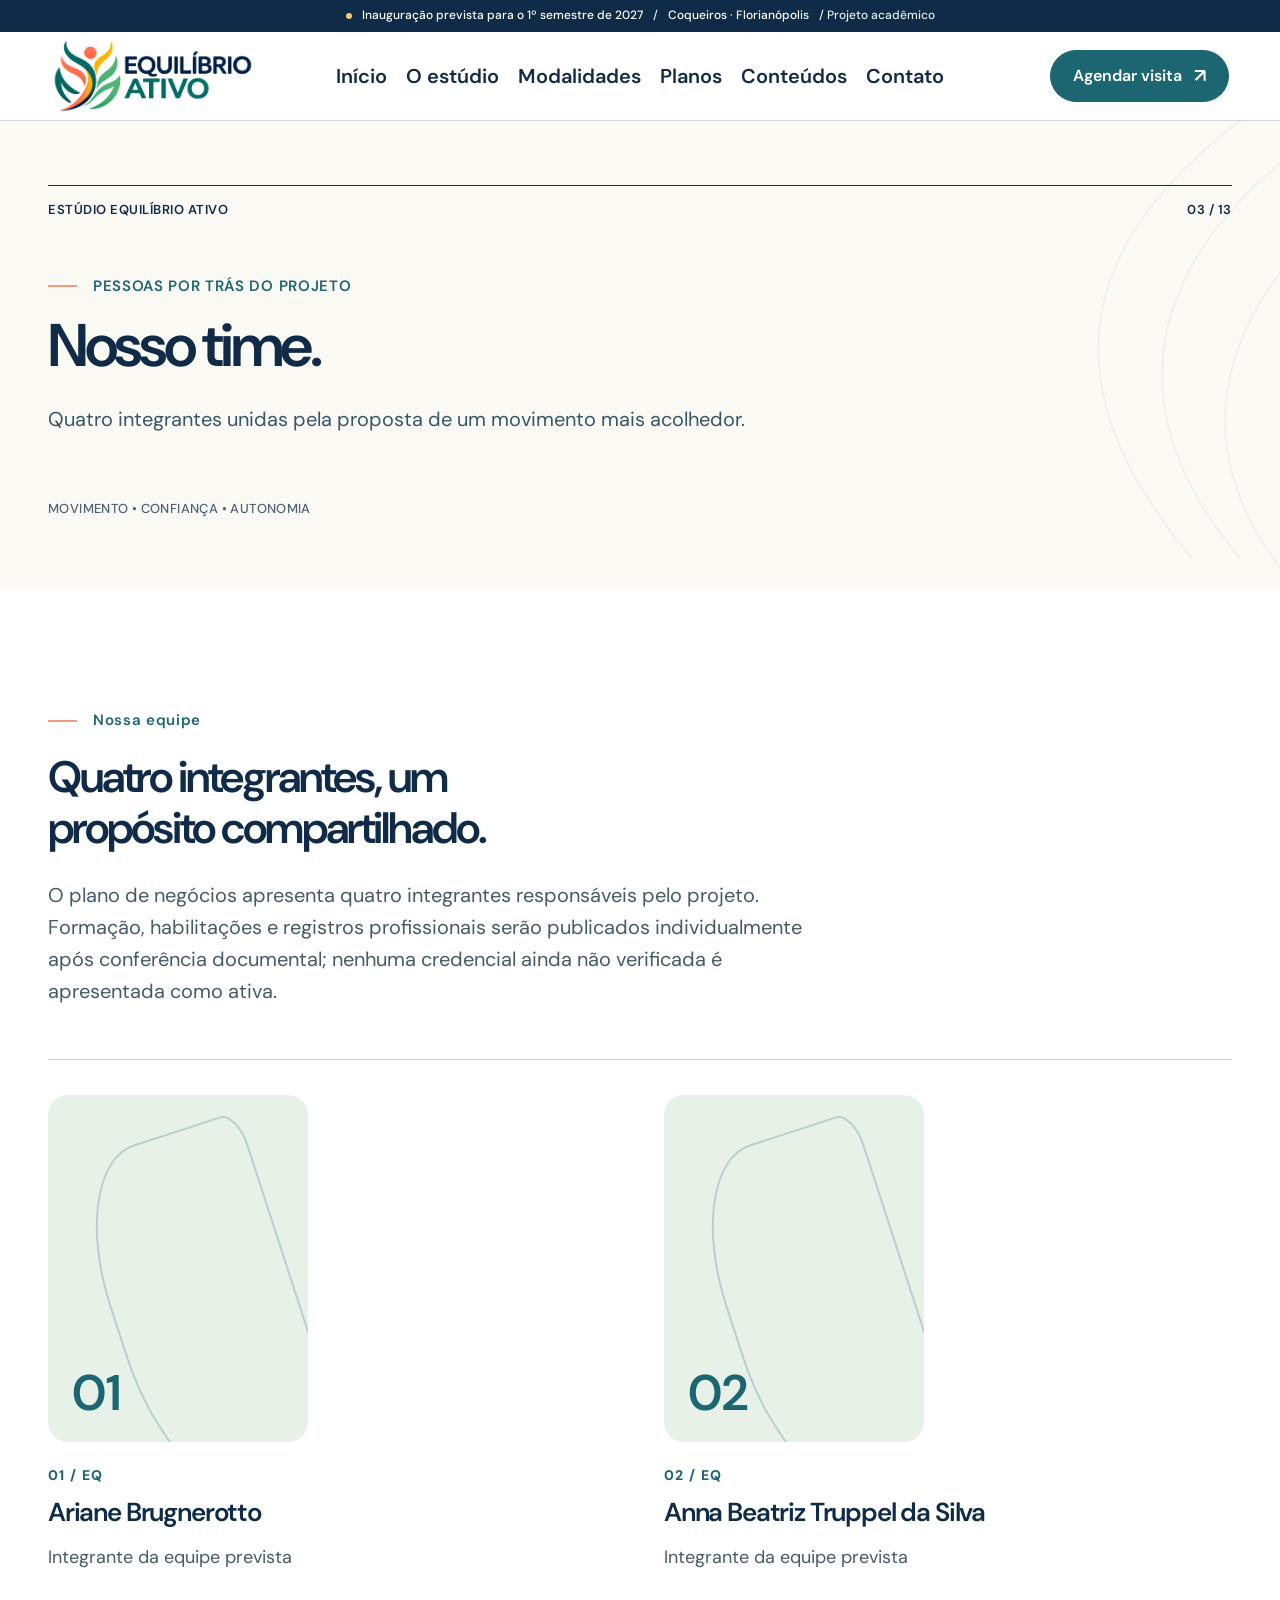
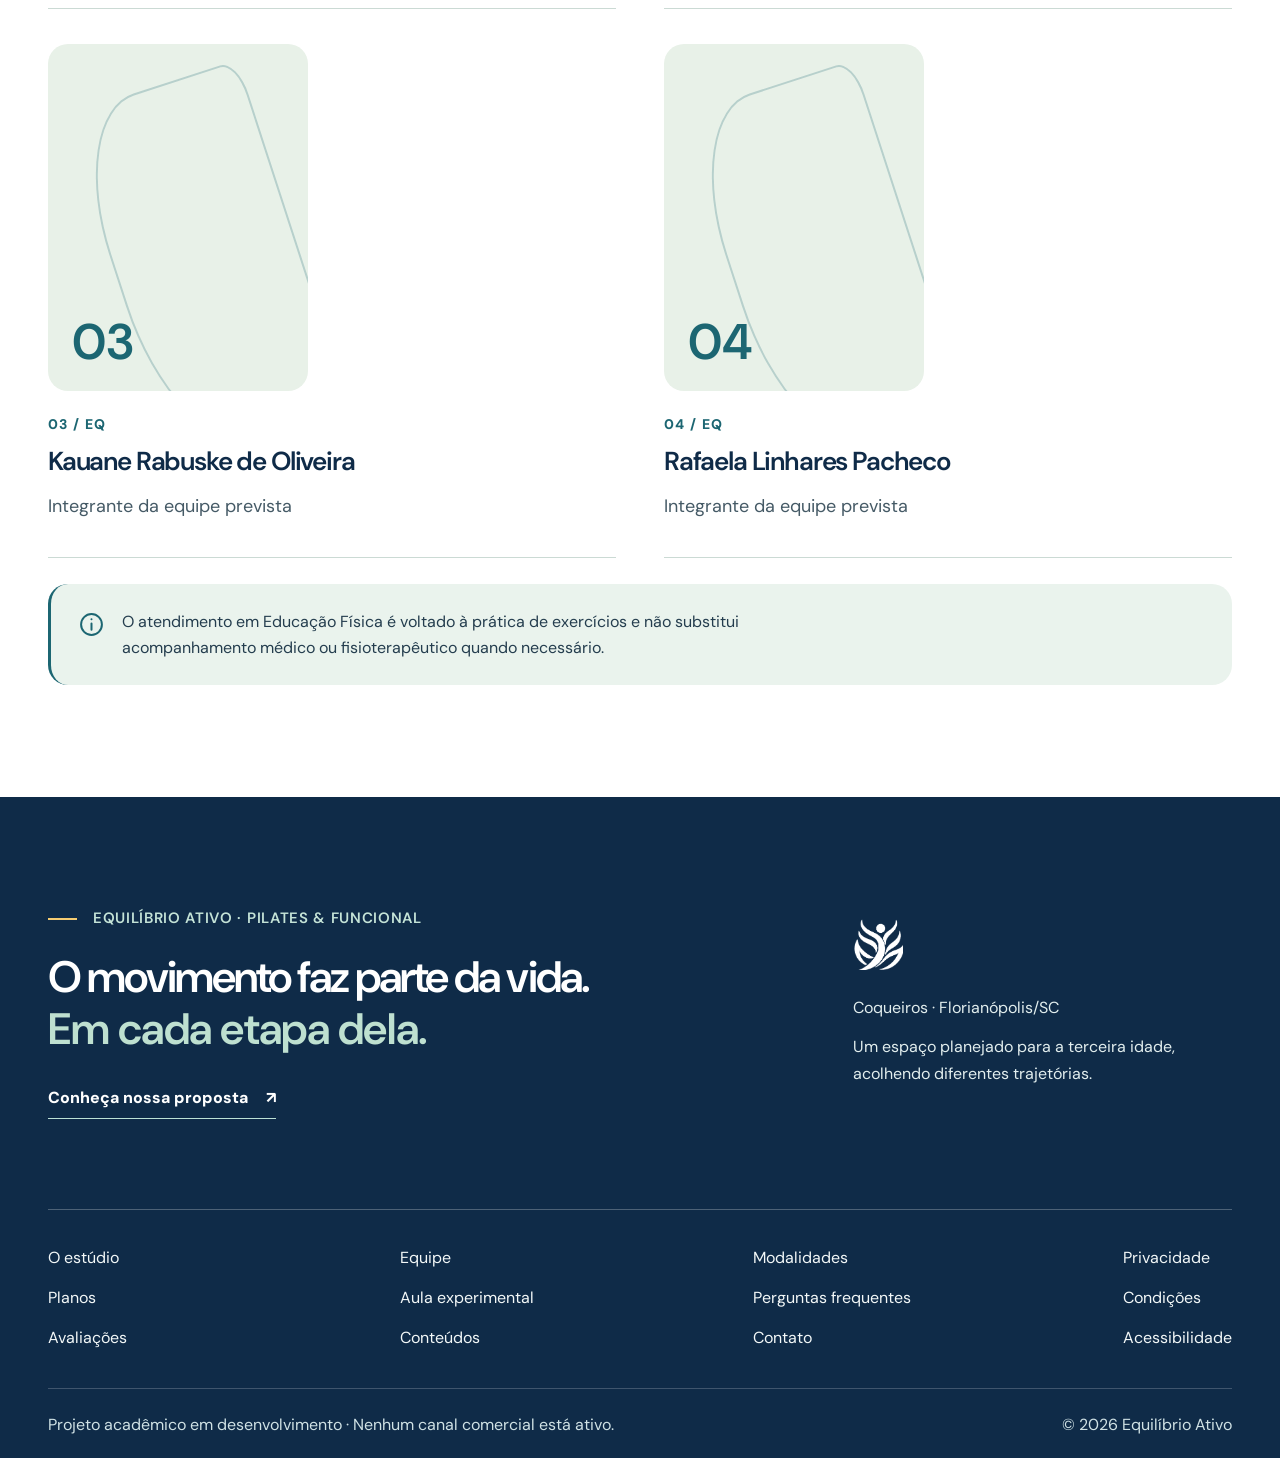
<file: equipe.html>
<!DOCTYPE html>

<html lang="pt-BR"><head>
<meta charset="utf-8"/><meta content="width=device-width, initial-scale=1" name="viewport"/>
<meta content="noindex,nofollow" name="robots"/><meta content="#0F2B48" name="theme-color"/><meta content="light" name="color-scheme"/>
<title>Equipe do Estúdio | Estúdio Equilíbrio Ativo</title>
<meta content="Conheça as quatro integrantes do projeto Estúdio Equilíbrio Ativo. Credenciais e registros serão apresentados após verificação." name="description"/>
<meta content="pt_BR" property="og:locale"/><meta content="website" property="og:type"/><meta content="Estúdio Equilíbrio Ativo" property="og:site_name"/>
<meta content="Sobre nós | Equilíbrio Ativo" property="og:title"/><meta content="Conheça o propósito, os valores e a equipe do Estúdio Equilíbrio Ativo, espaço de Pilates e funcional para pessoas na terceira idade em Florianópolis." property="og:description"/>
<meta content="summary" name="twitter:card"/><meta content="Sobre nós | Equilíbrio Ativo" name="twitter:title"/>
<link href="https://fonts.googleapis.com" rel="preconnect"/><link crossorigin="" href="https://fonts.gstatic.com" rel="preconnect"/><link href="https://fonts.googleapis.com/css2?family=DM+Sans:ital,wght@0,400;0,500;0,600;0,700;1,400;1,500;1,600&amp;display=swap" rel="stylesheet"/><link href="assets/icons/favicon.png" rel="icon" type="image/png"/><link href="assets/icons/favicon.png" rel="apple-touch-icon"/>
<script defer="" src="js/config.js"></script><script defer="" src="js/script.js"></script><script defer="" src="js/indicadores.js"></script>
<link href="css/styles.css" rel="stylesheet"/><link href="css/direcao-de-arte.css" rel="stylesheet"/><link href="css/organic-modern-wellness.css" rel="stylesheet"/></head><body class="page-equipe">
<link rel="stylesheet" href="css/logo-cabecalho-equilibrio.css">
    <a class="skip-link" href="#conteudo">Pular para o conteúdo</a><div class="announcement"><span aria-hidden="true" class="announcement__marker"></span><span data-config="launchText">Inauguração prevista para o 1º semestre de 2027</span><span aria-hidden="true" class="announcement__sep">/</span><span>Coqueiros · Florianópolis</span><span class="announcement__academic">/ Projeto acadêmico</span></div><header class="site-header"><div class="header-inner">
<a aria-label="Equilíbrio Ativo Pilates e Funcional — voltar ao início" class="brand" href="index.html"><img class="brand-logo-original" src="assets/images/logo-horizontal-equilibrio-ativo.png" width="930" height="346"></a>
<nav aria-label="Navegação principal" class="main-nav" id="main-nav"><a href="index.html">Início</a><a href="sobre.html">O estúdio</a><a href="modalidades.html">Modalidades</a><a href="planos.html">Planos</a><a href="conteudos-educativos.html">Conteúdos</a><a href="contato.html">Contato</a><a class="btn btn-primary nav-mobile-cta" href="agendamento.html">Solicitar aula experimental <span aria-hidden="true">↗</span></a></nav>
<div class="header-actions"><a class="header-cta" href="agendamento.html">Agendar visita <span aria-hidden="true">↗</span></a><button aria-controls="main-nav" aria-expanded="false" aria-label="Abrir menu" class="menu-toggle" type="button"><svg aria-hidden="true" fill="none" height="28" stroke="currentColor" stroke-linecap="round" stroke-width="2" viewbox="0 0 24 24" width="28"><path d="M4 7h16M4 12h16M4 17h16"></path></svg></button></div>
</div></header><main class="atelier-interior" id="conteudo"><section class="page-hero page-hero--atelier" data-theme="paper"><div class="container page-hero__grid"><div class="page-hero__overline"><span>ESTÚDIO EQUILÍBRIO ATIVO</span><span>03 / 13</span></div><p class="eyebrow light">PESSOAS POR TRÁS DO PROJETO</p><h1>Nosso time.</h1><p>Quatro integrantes unidas pela proposta de um movimento mais acolhedor.</p><span class="page-hero__closing">MOVIMENTO • CONFIANÇA • AUTONOMIA</span></div><svg aria-hidden="true" class="page-hero__arc" fill="none" viewbox="0 0 500 550" xmlns="http://www.w3.org/2000/svg"><path d="M470 -70C180 100 63 287 283 550" stroke="currentColor" stroke-width="2"></path><path d="M506 -10C280 116 145 317 342 550" stroke="currentColor" stroke-width="2"></path><path d="M565 38C369 179 231 361 399 573" stroke="currentColor" stroke-width="2"></path></svg></section><section class="section" id="equipe"><div class="container"><div class="section-heading"><p class="eyebrow">Nossa equipe</p><h2>Quatro integrantes, um propósito compartilhado.</h2><p class="lead">O plano de negócios apresenta quatro integrantes responsáveis pelo projeto. Formação, habilitações e registros profissionais serão publicados individualmente após conferência documental; nenhuma credencial ainda não verificada é apresentada como ativa.</p></div><div class="team-grid"><article class="team-card"><div aria-hidden="true" aria-label="Espaço reservado para fotografia autorizada da profissional" class="organic-team-portrait" role="img"><span>01</span></div><span aria-hidden="true" class="team-index">01 / EQ</span><h3>Ariane Brugnerotto</h3><p>Integrante da equipe prevista</p></article><article class="team-card"><div aria-hidden="true" aria-label="Espaço reservado para fotografia autorizada da profissional" class="organic-team-portrait" role="img"><span>02</span></div><span aria-hidden="true" class="team-index">02 / EQ</span><h3>Anna Beatriz Truppel da Silva</h3><p>Integrante da equipe prevista</p></article><article class="team-card"><div aria-hidden="true" aria-label="Espaço reservado para fotografia autorizada da profissional" class="organic-team-portrait" role="img"><span>03</span></div><span aria-hidden="true" class="team-index">03 / EQ</span><h3>Kauane Rabuske de Oliveira</h3><p>Integrante da equipe prevista</p></article><article class="team-card"><div aria-hidden="true" aria-label="Espaço reservado para fotografia autorizada da profissional" class="organic-team-portrait" role="img"><span>04</span></div><span aria-hidden="true" class="team-index">04 / EQ</span><h3>Rafaela Linhares Pacheco</h3><p>Integrante da equipe prevista</p></article></div><div class="note-panel" style="margin-top:26px"><svg aria-hidden="true" class="" fill="none" stroke="currentColor" stroke-linecap="round" stroke-linejoin="round" stroke-width="1.9" viewbox="0 0 24 24"><circle cx="12" cy="12" r="10"></circle><path d="M12 11v6m0-10h.01"></path></svg><p>O atendimento em Educação Física é voltado à prática de exercícios e não substitui acompanhamento médico ou fisioterapêutico quando necessário.</p></div></div></section></main><footer class="atelier-footer">
<div class="container atelier-footer__top">
<div class="atelier-footer__statement"><p class="eyebrow">EQUILÍBRIO ATIVO · PILATES &amp; FUNCIONAL</p><p>O movimento faz parte da vida.<br/><em>Em cada etapa dela.</em></p><a class="footer-route" href="agendamento.html">Conheça nossa proposta <span aria-hidden="true">↗</span></a></div>
<div class="atelier-footer__aside"><a aria-label="Equilíbrio Ativo Pilates e Funcional — voltar ao início" class="brand footer-brand" href="index.html"><img alt="" class="brand-logo-original" height="346" src="assets/images/simbolo-branco.png" width="930"/></a><p>Coqueiros · Florianópolis/SC</p><p>Um espaço planejado para a terceira idade, acolhendo diferentes trajetórias.</p></div>
</div>
<div class="container atelier-footer__nav"><nav aria-label="Navegação do rodapé"><a href="sobre.html">O estúdio</a><a href="equipe.html">Equipe</a><a href="modalidades.html">Modalidades</a><a href="planos.html">Planos</a><a href="agendamento.html">Aula experimental</a><a href="perguntas-frequentes.html">Perguntas frequentes</a><a href="avaliacoes.html">Avaliações</a><a href="conteudos-educativos.html">Conteúdos</a><a href="contato.html">Contato</a></nav><nav aria-label="Informações legais"><a href="politica-de-privacidade.html">Privacidade</a><a href="termos-e-cancelamento.html">Condições</a><a href="acessibilidade.html">Acessibilidade</a></nav></div>
<div class="container atelier-footer__bottom"><span>Projeto acadêmico em desenvolvimento · Nenhum canal comercial está ativo.</span><span>© <span id="copyright-year">2026</span> Equilíbrio Ativo</span></div>
</footer>
<button aria-label="Voltar ao topo" class="back-to-top" hidden="" type="button"><svg aria-hidden="true" class="" fill="none" stroke="currentColor" stroke-linecap="round" stroke-linejoin="round" stroke-width="1.9" viewbox="0 0 24 24"><path d="M12 19V5m-6 6 6-6 6 6"></path></svg></button>
</body></html>
</file>
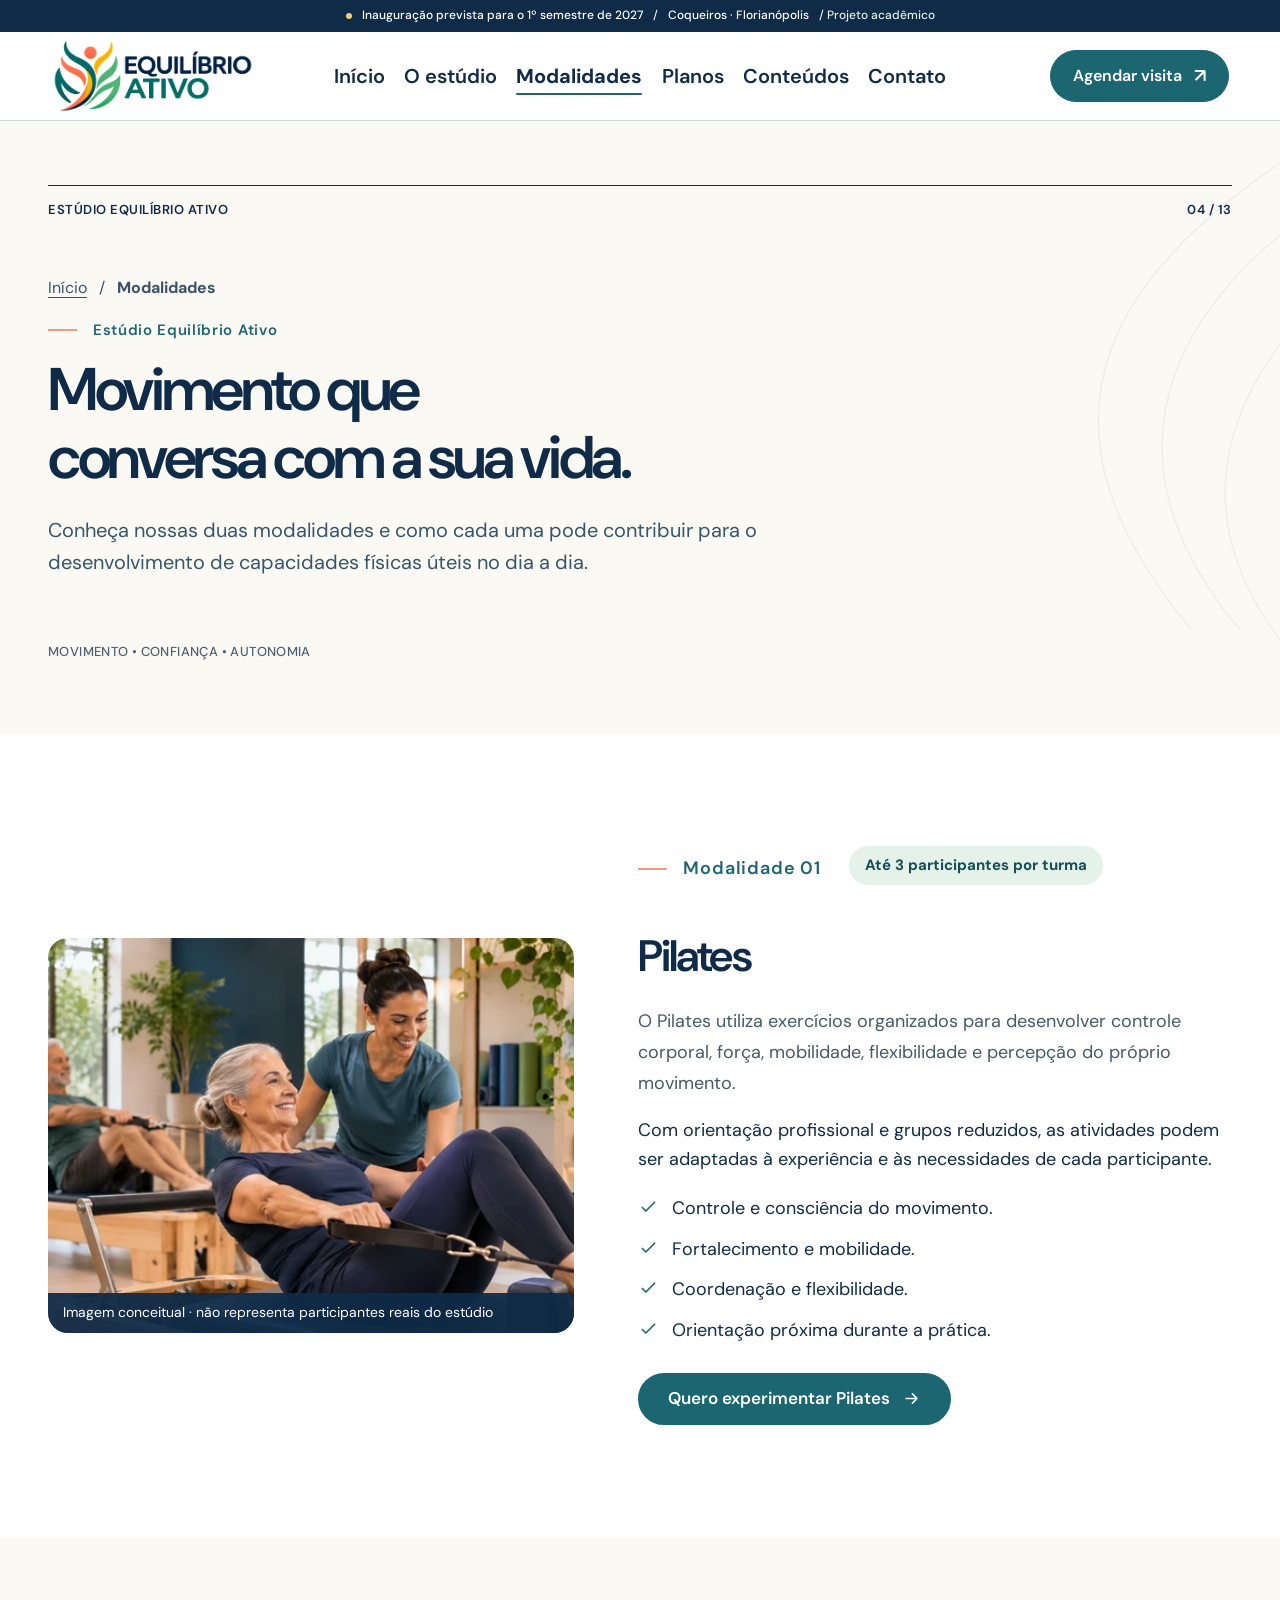
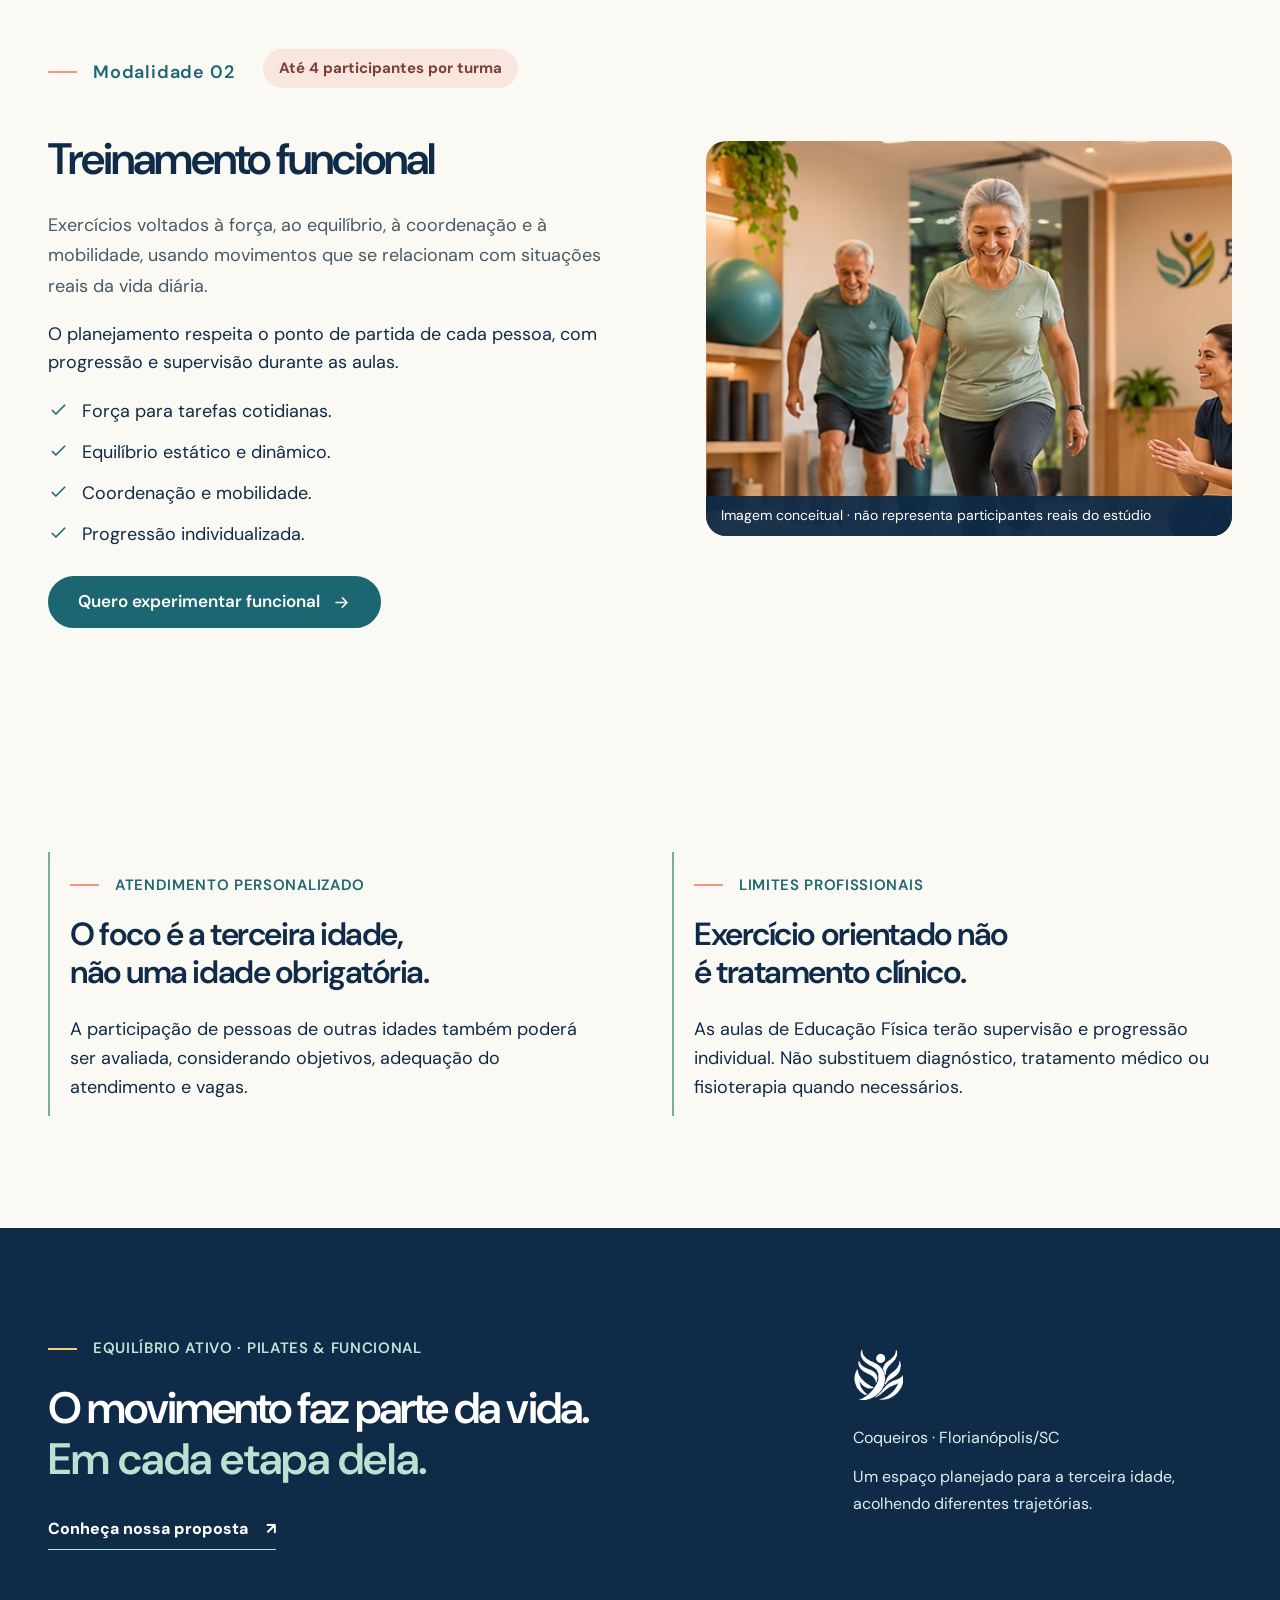
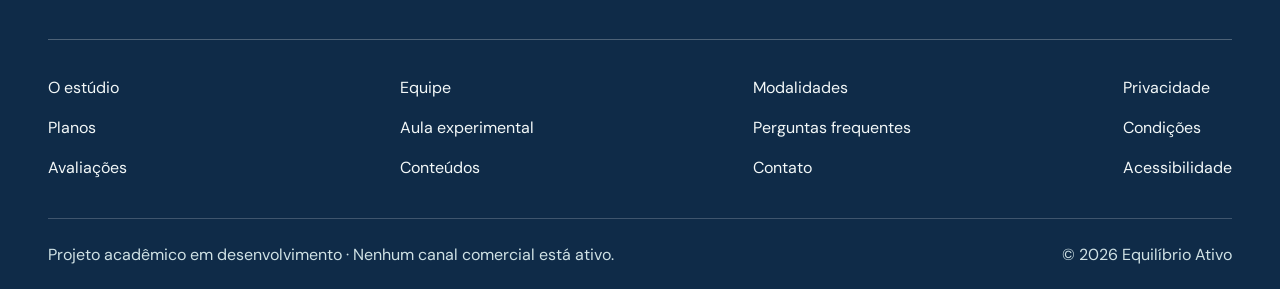
<file: modalidades.html>
<!DOCTYPE html>

<html lang="pt-BR"><head>
<meta charset="utf-8"/><meta content="width=device-width, initial-scale=1" name="viewport"/>
<meta content="noindex,nofollow" name="robots"/><meta content="#0F2B48" name="theme-color"/><meta content="light" name="color-scheme"/>
<title>Modalidades de Pilates e funcional para a terceira idade | Estúdio Equilíbrio Ativo</title>
<meta content="Conheça Pilates e treinamento funcional para pessoas na terceira idade, com grupos de até 3 e 4 pessoas no Estúdio Equilíbrio Ativo em Coqueiros." name="description"/>
<meta content="pt_BR" property="og:locale"/><meta content="website" property="og:type"/><meta content="Estúdio Equilíbrio Ativo" property="og:site_name"/>
<meta content="Modalidades de Pilates e funcional para a terceira idade | Equilíbrio Ativo" property="og:title"/><meta content="Conheça Pilates e treinamento funcional para pessoas na terceira idade, com grupos de até 3 e 4 pessoas no Estúdio Equilíbrio Ativo em Coqueiros." property="og:description"/>
<meta content="summary" name="twitter:card"/><meta content="Modalidades de Pilates e funcional para a terceira idade | Equilíbrio Ativo" name="twitter:title"/>
<link href="https://fonts.googleapis.com" rel="preconnect"/><link crossorigin="" href="https://fonts.gstatic.com" rel="preconnect"/><link href="https://fonts.googleapis.com/css2?family=DM+Sans:ital,wght@0,400;0,500;0,600;0,700;1,400;1,500;1,600&amp;display=swap" rel="stylesheet"/><link href="assets/icons/favicon.png" rel="icon" type="image/png"/><link href="assets/icons/favicon.png" rel="apple-touch-icon"/>
<script defer="" src="js/config.js"></script><script defer="" src="js/script.js"></script><script defer="" src="js/indicadores.js"></script>
<link href="css/styles.css" rel="stylesheet"/><link href="css/direcao-de-arte.css" rel="stylesheet"/><link href="css/organic-modern-wellness.css" rel="stylesheet"/></head><body class="page-modalidades">
<link rel="stylesheet" href="css/logo-cabecalho-equilibrio.css">
    <a class="skip-link" href="#conteudo">Pular para o conteúdo</a><div class="announcement"><span aria-hidden="true" class="announcement__marker"></span><span data-config="launchText">Inauguração prevista para o 1º semestre de 2027</span><span aria-hidden="true" class="announcement__sep">/</span><span>Coqueiros · Florianópolis</span><span class="announcement__academic">/ Projeto acadêmico</span></div><header class="site-header"><div class="header-inner">
<a aria-label="Equilíbrio Ativo Pilates e Funcional — voltar ao início" class="brand" href="index.html"><img alt="" class="brand-logo-original" height="523" src="assets/images/logo-horizontal-equilibrio-ativo.png" width="525"/></a>
<nav aria-label="Navegação principal" class="main-nav" id="main-nav"><a href="index.html">Início</a><a href="sobre.html">O estúdio</a><a aria-current="page" href="modalidades.html">Modalidades</a><a href="planos.html">Planos</a><a href="conteudos-educativos.html">Conteúdos</a><a href="contato.html">Contato</a><a class="btn btn-primary nav-mobile-cta" href="agendamento.html">Solicitar aula experimental <span aria-hidden="true">↗</span></a></nav>
<div class="header-actions"><a class="header-cta" href="agendamento.html">Agendar visita <span aria-hidden="true">↗</span></a><button aria-controls="main-nav" aria-expanded="false" aria-label="Abrir menu" class="menu-toggle" type="button"><svg aria-hidden="true" fill="none" height="28" stroke="currentColor" stroke-linecap="round" stroke-width="2" viewbox="0 0 24 24" width="28"><path d="M4 7h16M4 12h16M4 17h16"></path></svg></button></div>
</div></header><main class="atelier-interior" id="conteudo"><section class="page-hero page-hero--atelier" data-theme="paper"><div class="container page-hero__grid"><div class="page-hero__overline"><span>ESTÚDIO EQUILÍBRIO ATIVO</span><span>04 / 13</span></div><nav aria-label="Navegação estrutural" class="breadcrumb"><a href="index.html">Início</a><span aria-hidden="true">/</span><span aria-current="page">Modalidades</span></nav><p class="eyebrow">Estúdio Equilíbrio Ativo</p><h1>Movimento que conversa com a sua vida.</h1><p class="lead">Conheça nossas duas modalidades e como cada uma pode contribuir para o desenvolvimento de capacidades físicas úteis no dia a dia.</p><span class="page-hero__closing">MOVIMENTO • CONFIANÇA • AUTONOMIA</span></div><svg aria-hidden="true" class="page-hero__arc" fill="none" viewbox="0 0 500 550" xmlns="http://www.w3.org/2000/svg"><path d="M470 -70C180 100 63 287 283 550" stroke="currentColor" stroke-width="2"></path><path d="M506 -10C280 116 145 317 342 550" stroke="currentColor" stroke-width="2"></path><path d="M565 38C369 179 231 361 399 573" stroke="currentColor" stroke-width="2"></path></svg></section><section class="section" id="pilates"><div class="container modality-detail"><div class="image-frame organic-modality-photo"><picture class="photo-picture"><source sizes="(max-width:767px) 100vw, 45vw" srcset="assets/images/organic-pilates-650.webp 650w, assets/images/organic-pilates-1000.webp 1000w" type="image/webp"/><img alt="Fotografia conceitual de pessoa da terceira idade praticando Pilates com equipamento de resistência" decoding="async" height="540" loading="lazy" src="assets/images/organic-pilates-1000.webp" width="1000"/></picture><div class="image-caption">Imagem conceitual · não representa participantes reais do estúdio</div></div><div class="detail-copy"><p class="eyebrow">Modalidade 01</p><span class="info-chip">Até 3 participantes por turma</span><h2>Pilates</h2><p class="lead">O Pilates utiliza exercícios organizados para desenvolver controle corporal, força, mobilidade, flexibilidade e percepção do próprio movimento.</p><p>Com orientação profissional e grupos reduzidos, as atividades podem ser adaptadas à experiência e às necessidades de cada participante.</p><ul class="check-list"><li><svg aria-hidden="true" class="" fill="none" stroke="currentColor" stroke-linecap="round" stroke-linejoin="round" stroke-width="1.9" viewbox="0 0 24 24"><path d="m5 12 4 4L19 6"></path></svg><span>Controle e consciência do movimento.</span></li><li><svg aria-hidden="true" class="" fill="none" stroke="currentColor" stroke-linecap="round" stroke-linejoin="round" stroke-width="1.9" viewbox="0 0 24 24"><path d="m5 12 4 4L19 6"></path></svg><span>Fortalecimento e mobilidade.</span></li><li><svg aria-hidden="true" class="" fill="none" stroke="currentColor" stroke-linecap="round" stroke-linejoin="round" stroke-width="1.9" viewbox="0 0 24 24"><path d="m5 12 4 4L19 6"></path></svg><span>Coordenação e flexibilidade.</span></li><li><svg aria-hidden="true" class="" fill="none" stroke="currentColor" stroke-linecap="round" stroke-linejoin="round" stroke-width="1.9" viewbox="0 0 24 24"><path d="m5 12 4 4L19 6"></path></svg><span>Orientação próxima durante a prática.</span></li></ul><a class="btn btn-primary" href="agendamento.html?interesse=experimental">Quero experimentar Pilates<svg aria-hidden="true" class="" fill="none" stroke="currentColor" stroke-linecap="round" stroke-linejoin="round" stroke-width="1.9" viewbox="0 0 24 24"><path d="M5 12h14m-6-6 6 6-6 6"></path></svg></a></div></div></section><section class="section section-soft" id="funcional"><div class="container modality-detail flip"><div class="detail-copy"><p class="eyebrow">Modalidade 02</p><span class="info-chip coral">Até 4 participantes por turma</span><h2>Treinamento funcional</h2><p class="lead">Exercícios voltados à força, ao equilíbrio, à coordenação e à mobilidade, usando movimentos que se relacionam com situações reais da vida diária.</p><p>O planejamento respeita o ponto de partida de cada pessoa, com progressão e supervisão durante as aulas.</p><ul class="check-list"><li><svg aria-hidden="true" class="" fill="none" stroke="currentColor" stroke-linecap="round" stroke-linejoin="round" stroke-width="1.9" viewbox="0 0 24 24"><path d="m5 12 4 4L19 6"></path></svg><span>Força para tarefas cotidianas.</span></li><li><svg aria-hidden="true" class="" fill="none" stroke="currentColor" stroke-linecap="round" stroke-linejoin="round" stroke-width="1.9" viewbox="0 0 24 24"><path d="m5 12 4 4L19 6"></path></svg><span>Equilíbrio estático e dinâmico.</span></li><li><svg aria-hidden="true" class="" fill="none" stroke="currentColor" stroke-linecap="round" stroke-linejoin="round" stroke-width="1.9" viewbox="0 0 24 24"><path d="m5 12 4 4L19 6"></path></svg><span>Coordenação e mobilidade.</span></li><li><svg aria-hidden="true" class="" fill="none" stroke="currentColor" stroke-linecap="round" stroke-linejoin="round" stroke-width="1.9" viewbox="0 0 24 24"><path d="m5 12 4 4L19 6"></path></svg><span>Progressão individualizada.</span></li></ul><a class="btn btn-primary" href="agendamento.html?interesse=experimental">Quero experimentar funcional<svg aria-hidden="true" class="" fill="none" stroke="currentColor" stroke-linecap="round" stroke-linejoin="round" stroke-width="1.9" viewbox="0 0 24 24"><path d="M5 12h14m-6-6 6 6-6 6"></path></svg></a></div><div class="image-frame pink organic-modality-photo"><picture class="photo-picture"><source sizes="(max-width:767px) 100vw, 45vw" srcset="assets/images/organic-funcional-650.webp 650w, assets/images/organic-funcional-1000.webp 1000w" type="image/webp"/><img alt="Fotografia conceitual de homem mais velho realizando exercício com halter" decoding="async" height="540" loading="lazy" src="assets/images/organic-funcional-1000.webp" width="1000"/></picture><div class="image-caption">Imagem conceitual · não representa participantes reais do estúdio</div></div></div></section><section class="section section-soft"><div class="container"><div class="two-panel"><div class="plain-card"><p class="eyebrow">ATENDIMENTO PERSONALIZADO</p><h2>O foco é a terceira idade, não uma idade obrigatória.</h2><p>A participação de pessoas de outras idades também poderá ser avaliada, considerando objetivos, adequação do atendimento e vagas.</p></div><div class="plain-card"><p class="eyebrow">LIMITES PROFISSIONAIS</p><h2>Exercício orientado não é tratamento clínico.</h2><p>As aulas de Educação Física terão supervisão e progressão individual. Não substituem diagnóstico, tratamento médico ou fisioterapia quando necessários.</p></div></div></div></section></main><footer class="atelier-footer">
<div class="container atelier-footer__top">
<div class="atelier-footer__statement"><p class="eyebrow">EQUILÍBRIO ATIVO · PILATES &amp; FUNCIONAL</p><p>O movimento faz parte da vida.<br/><em>Em cada etapa dela.</em></p><a class="footer-route" href="agendamento.html">Conheça nossa proposta <span aria-hidden="true">↗</span></a></div>
<div class="atelier-footer__aside"><a aria-label="Equilíbrio Ativo Pilates e Funcional — voltar ao início" class="brand footer-brand" href="index.html"><img alt="" class="brand-logo-original" height="346" src="assets/images/simbolo-branco.png" width="930"/></a><p>Coqueiros · Florianópolis/SC</p><p>Um espaço planejado para a terceira idade, acolhendo diferentes trajetórias.</p></div>
</div>
<div class="container atelier-footer__nav"><nav aria-label="Navegação do rodapé"><a href="sobre.html">O estúdio</a><a href="equipe.html">Equipe</a><a href="modalidades.html">Modalidades</a><a href="planos.html">Planos</a><a href="agendamento.html">Aula experimental</a><a href="perguntas-frequentes.html">Perguntas frequentes</a><a href="avaliacoes.html">Avaliações</a><a href="conteudos-educativos.html">Conteúdos</a><a href="contato.html">Contato</a></nav><nav aria-label="Informações legais"><a href="politica-de-privacidade.html">Privacidade</a><a href="termos-e-cancelamento.html">Condições</a><a href="acessibilidade.html">Acessibilidade</a></nav></div>
<div class="container atelier-footer__bottom"><span>Projeto acadêmico em desenvolvimento · Nenhum canal comercial está ativo.</span><span>© <span id="copyright-year">2026</span> Equilíbrio Ativo</span></div>
</footer>
<button aria-label="Voltar ao topo" class="back-to-top" hidden="" type="button"><svg aria-hidden="true" class="" fill="none" stroke="currentColor" stroke-linecap="round" stroke-linejoin="round" stroke-width="1.9" viewbox="0 0 24 24"><path d="M12 19V5m-6 6 6-6 6 6"></path></svg></button>
</body></html>
</file>
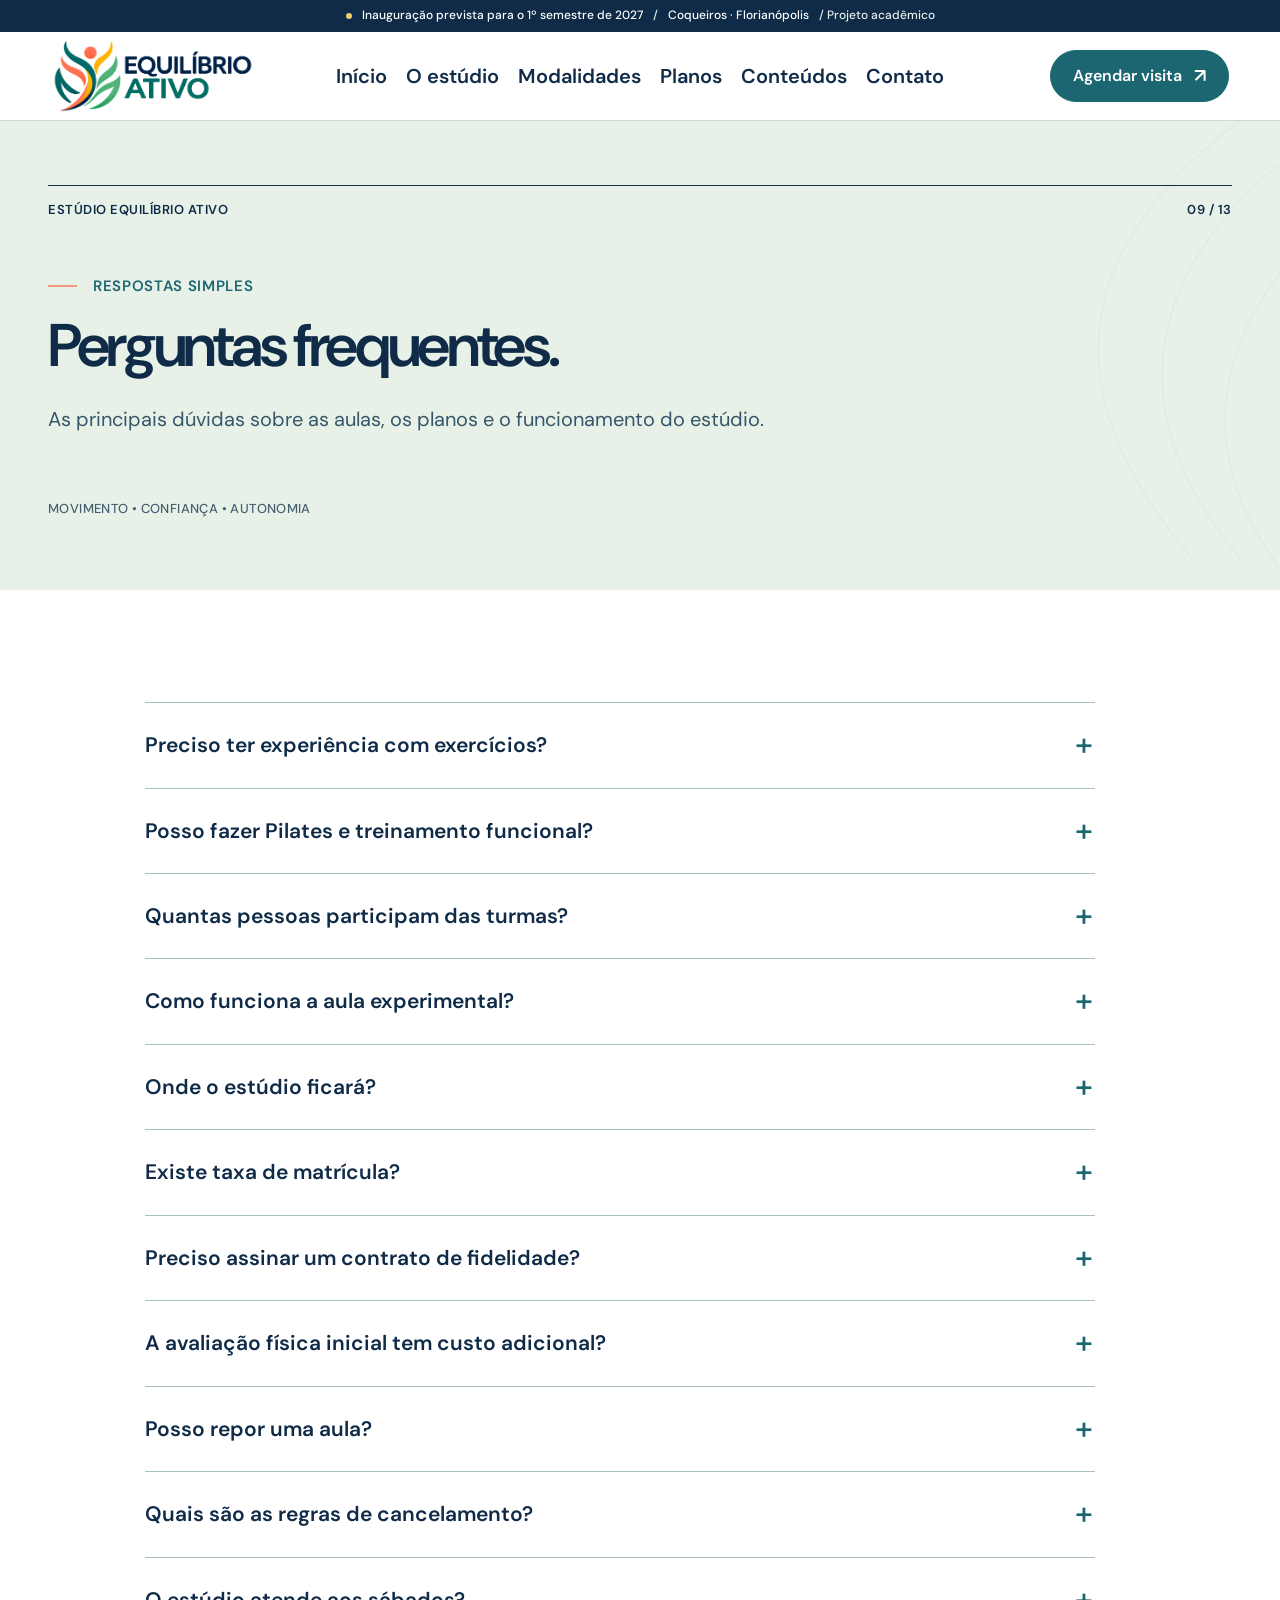
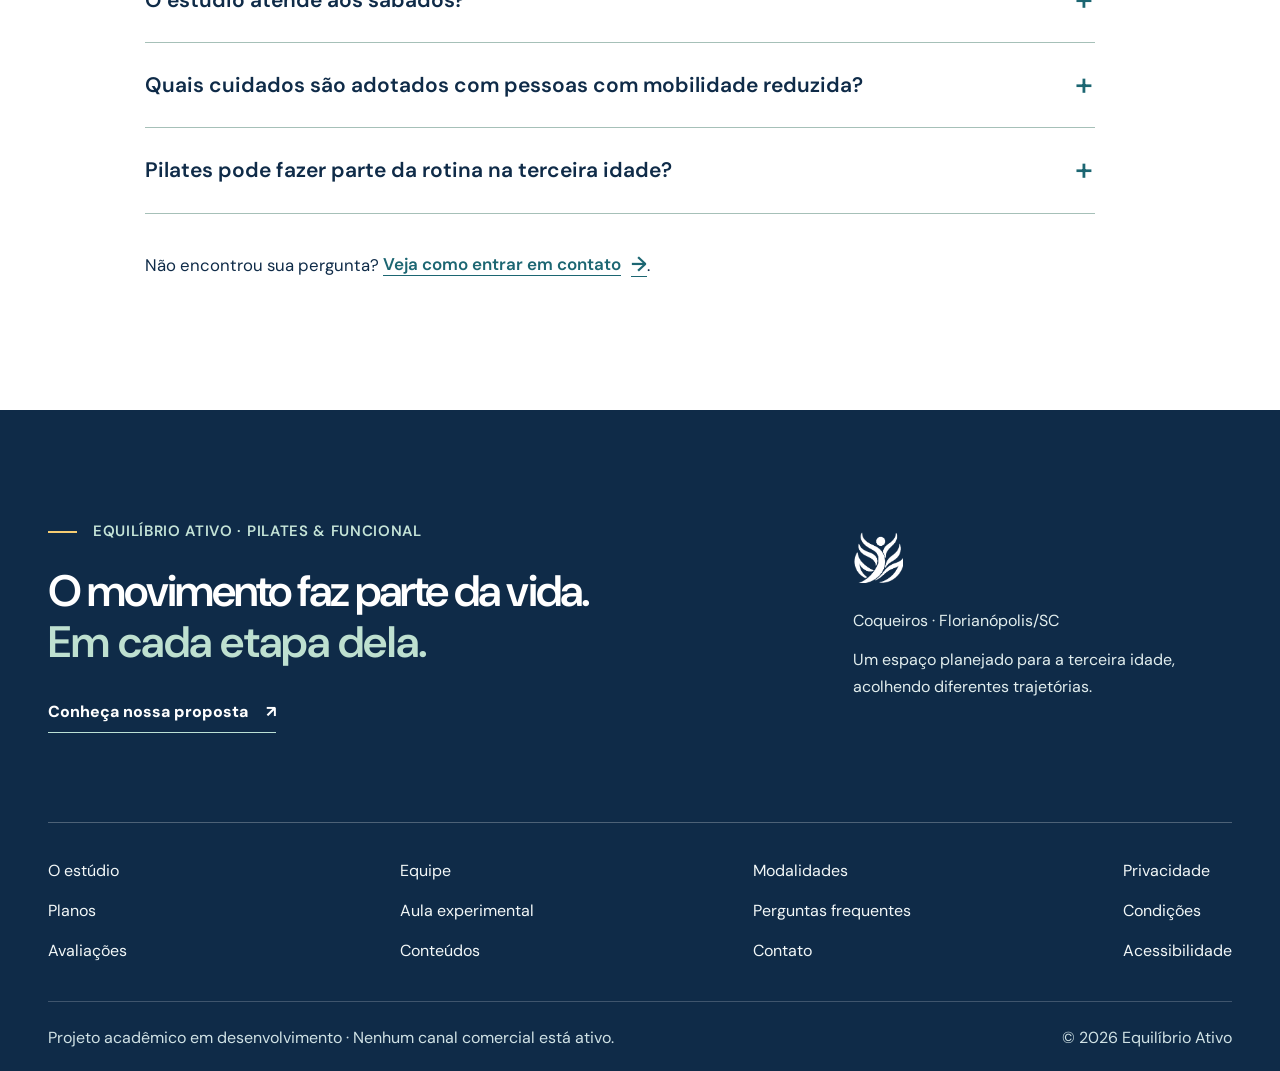
<file: perguntas-frequentes.html>
<!DOCTYPE html>

<html lang="pt-BR"><head>
<meta charset="utf-8"/><meta content="width=device-width, initial-scale=1" name="viewport"/>
<meta content="noindex,nofollow" name="robots"/><meta content="#0F2B48" name="theme-color"/><meta content="light" name="color-scheme"/>
<title>Perguntas frequentes | Estúdio Equilíbrio Ativo</title>
<meta content="Perguntas frequentes sobre Pilates, funcional, planos, horários e aulas experimentais do Estúdio Equilíbrio Ativo." name="description"/>
<meta content="pt_BR" property="og:locale"/><meta content="website" property="og:type"/><meta content="Estúdio Equilíbrio Ativo" property="og:site_name"/>
<meta content="Planos e preços de Pilates e funcional | Equilíbrio Ativo" property="og:title"/><meta content="Compare Movimento Essencial por R$ 369,90/mês e Autonomia Ativa por R$ 489,90/mês. Veja aulas, avaliação incluída, reposições e condições do Estúdio Equilíbrio Ativo." property="og:description"/>
<meta content="summary" name="twitter:card"/><meta content="Planos e preços de Pilates e funcional | Equilíbrio Ativo" name="twitter:title"/>
<link href="https://fonts.googleapis.com" rel="preconnect"/><link crossorigin="" href="https://fonts.gstatic.com" rel="preconnect"/><link href="https://fonts.googleapis.com/css2?family=DM+Sans:ital,wght@0,400;0,500;0,600;0,700;1,400;1,500;1,600&amp;display=swap" rel="stylesheet"/><link href="assets/icons/favicon.png" rel="icon" type="image/png"/><link href="assets/icons/favicon.png" rel="apple-touch-icon"/>
<script defer="" src="js/config.js"></script><script defer="" src="js/script.js"></script><script defer="" src="js/indicadores.js"></script>
<link href="css/styles.css" rel="stylesheet"/><link href="css/direcao-de-arte.css" rel="stylesheet"/><link href="css/organic-modern-wellness.css" rel="stylesheet"/></head><body class="page-perguntas-frequentes">
<link rel="stylesheet" href="css/logo-cabecalho-equilibrio.css">
    <a class="skip-link" href="#conteudo">Pular para o conteúdo</a><div class="announcement"><span aria-hidden="true" class="announcement__marker"></span><span data-config="launchText">Inauguração prevista para o 1º semestre de 2027</span><span aria-hidden="true" class="announcement__sep">/</span><span>Coqueiros · Florianópolis</span><span class="announcement__academic">/ Projeto acadêmico</span></div><header class="site-header"><div class="header-inner">
<a aria-label="Equilíbrio Ativo Pilates e Funcional — voltar ao início" class="brand" href="index.html"><img alt="" class="brand-logo-original" height="523" src="assets/images/logo-horizontal-equilibrio-ativo.png" width="525"/></a>
<nav aria-label="Navegação principal" class="main-nav" id="main-nav"><a href="index.html">Início</a><a href="sobre.html">O estúdio</a><a href="modalidades.html">Modalidades</a><a href="planos.html">Planos</a><a href="conteudos-educativos.html">Conteúdos</a><a href="contato.html">Contato</a><a class="btn btn-primary nav-mobile-cta" href="agendamento.html">Solicitar aula experimental <span aria-hidden="true">↗</span></a></nav>
<div class="header-actions"><a class="header-cta" href="agendamento.html">Agendar visita <span aria-hidden="true">↗</span></a><button aria-controls="main-nav" aria-expanded="false" aria-label="Abrir menu" class="menu-toggle" type="button"><svg aria-hidden="true" fill="none" height="28" stroke="currentColor" stroke-linecap="round" stroke-width="2" viewbox="0 0 24 24" width="28"><path d="M4 7h16M4 12h16M4 17h16"></path></svg></button></div>
</div></header><main class="atelier-interior" id="conteudo"><section class="page-hero page-hero--atelier" data-theme="mint"><div class="container page-hero__grid"><div class="page-hero__overline"><span>ESTÚDIO EQUILÍBRIO ATIVO</span><span>09 / 13</span></div><p class="eyebrow light">RESPOSTAS SIMPLES</p><h1>Perguntas frequentes.</h1><p>As principais dúvidas sobre as aulas, os planos e o funcionamento do estúdio.</p><span class="page-hero__closing">MOVIMENTO • CONFIANÇA • AUTONOMIA</span></div><svg aria-hidden="true" class="page-hero__arc" fill="none" viewbox="0 0 500 550" xmlns="http://www.w3.org/2000/svg"><path d="M470 -70C180 100 63 287 283 550" stroke="currentColor" stroke-width="2"></path><path d="M506 -10C280 116 145 317 342 550" stroke="currentColor" stroke-width="2"></path><path d="M565 38C369 179 231 361 399 573" stroke="currentColor" stroke-width="2"></path></svg></section><section class="section essential-faq"><div class="container narrow"><div class="faq-list"><details><summary>Preciso ter experiência com exercícios?</summary><div class="faq-answer"><p>Não. O atendimento considera pessoas iniciantes e também quem já se exercita. A avaliação inicial ajuda a conhecer suas necessidades e orientar as atividades.</p></div></details><details><summary>Posso fazer Pilates e treinamento funcional?</summary><div class="faq-answer"><p>Sim. Nossos dois planos combinam uma aula semanal de Pilates com uma ou duas aulas de treinamento funcional.</p></div></details><details><summary>Quantas pessoas participam das turmas?</summary><div class="faq-answer"><p>As turmas de Pilates têm até três participantes e as de treinamento funcional, até quatro.</p></div></details><details><summary>Como funciona a aula experimental?</summary><div class="faq-answer"><p>É gratuita, mediante agendamento e triagem prévia. O contato inicial serve para esclarecer a proposta e combinar a experiência.</p></div></details><details><summary>Onde o estúdio ficará?</summary><div class="faq-answer"><p>A localização prevista é no bairro Coqueiros, em Florianópolis/SC. O endereço completo será divulgado após sua confirmação.</p></div></details><details><summary>Existe taxa de matrícula?</summary><div class="faq-answer"><p>Não. Os planos não têm taxa de matrícula.</p></div></details><details><summary>Preciso assinar um contrato de fidelidade?</summary><div class="faq-answer"><p>Não há fidelidade mínima obrigatória. A contratação é mensal, e as condições de cancelamento serão informadas antes da adesão.</p></div></details><details><summary>A avaliação física inicial tem custo adicional?</summary><div class="faq-answer"><p>Não. Ela está incluída tanto no Movimento Essencial quanto no Autonomia Ativa.</p></div></details><details><summary>Posso repor uma aula?</summary><div class="faq-answer"><p>Está prevista uma reposição por mês para ausência comunicada com pelo menos 12 horas de antecedência, desde que exista vaga disponível.</p></div></details><details><summary>Quais são as regras de cancelamento?</summary><div class="faq-answer"><p>Os procedimentos, prazos e efeitos financeiros de cancelamento ainda serão definidos no contrato, antes da abertura. O projeto não prevê fidelidade mínima obrigatória.</p></div></details><details><summary>O estúdio atende aos sábados?</summary><div class="faq-answer"><p>Sim. O horário previsto para os sábados é das 8h às 12h, sujeito à disponibilidade das turmas.</p></div></details><details><summary>Quais cuidados são adotados com pessoas com mobilidade reduzida?</summary><div class="faq-answer"><p>A proposta contempla triagem, avaliação inicial, adequação dos exercícios e supervisão profissional. Necessidades de acessibilidade serão conversadas individualmente antes do agendamento.</p></div></details><details><summary>Pilates pode fazer parte da rotina na terceira idade?</summary><div class="faq-answer"><p>O Pilates pode integrar a rotina de pessoas mais velhas, com exercícios ajustados às capacidades e necessidades individuais. A avaliação inicial orienta a participação.</p></div></details></div><p class="essential-inline-link">Não encontrou sua pergunta? <a class="text-link" href="contato.html">Veja como entrar em contato <span aria-hidden="true">→</span></a>.</p></div></section></main><footer class="atelier-footer">
<div class="container atelier-footer__top">
<div class="atelier-footer__statement"><p class="eyebrow">EQUILÍBRIO ATIVO · PILATES &amp; FUNCIONAL</p><p>O movimento faz parte da vida.<br/><em>Em cada etapa dela.</em></p><a class="footer-route" href="agendamento.html">Conheça nossa proposta <span aria-hidden="true">↗</span></a></div>
<div class="atelier-footer__aside"><a aria-label="Equilíbrio Ativo Pilates e Funcional — voltar ao início" class="brand footer-brand" href="index.html"><img alt="" class="brand-logo-original" height="346" src="assets/images/simbolo-branco.png" width="930"/></a><p>Coqueiros · Florianópolis/SC</p><p>Um espaço planejado para a terceira idade, acolhendo diferentes trajetórias.</p></div>
</div>
<div class="container atelier-footer__nav"><nav aria-label="Navegação do rodapé"><a href="sobre.html">O estúdio</a><a href="equipe.html">Equipe</a><a href="modalidades.html">Modalidades</a><a href="planos.html">Planos</a><a href="agendamento.html">Aula experimental</a><a href="perguntas-frequentes.html">Perguntas frequentes</a><a href="avaliacoes.html">Avaliações</a><a href="conteudos-educativos.html">Conteúdos</a><a href="contato.html">Contato</a></nav><nav aria-label="Informações legais"><a href="politica-de-privacidade.html">Privacidade</a><a href="termos-e-cancelamento.html">Condições</a><a href="acessibilidade.html">Acessibilidade</a></nav></div>
<div class="container atelier-footer__bottom"><span>Projeto acadêmico em desenvolvimento · Nenhum canal comercial está ativo.</span><span>© <span id="copyright-year">2026</span> Equilíbrio Ativo</span></div>
</footer>
<button aria-label="Voltar ao topo" class="back-to-top" hidden="" type="button"><svg aria-hidden="true" class="" fill="none" stroke="currentColor" stroke-linecap="round" stroke-linejoin="round" stroke-width="1.9" viewbox="0 0 24 24"><path d="M12 19V5m-6 6 6-6 6 6"></path></svg></button>
</body></html>
</file>
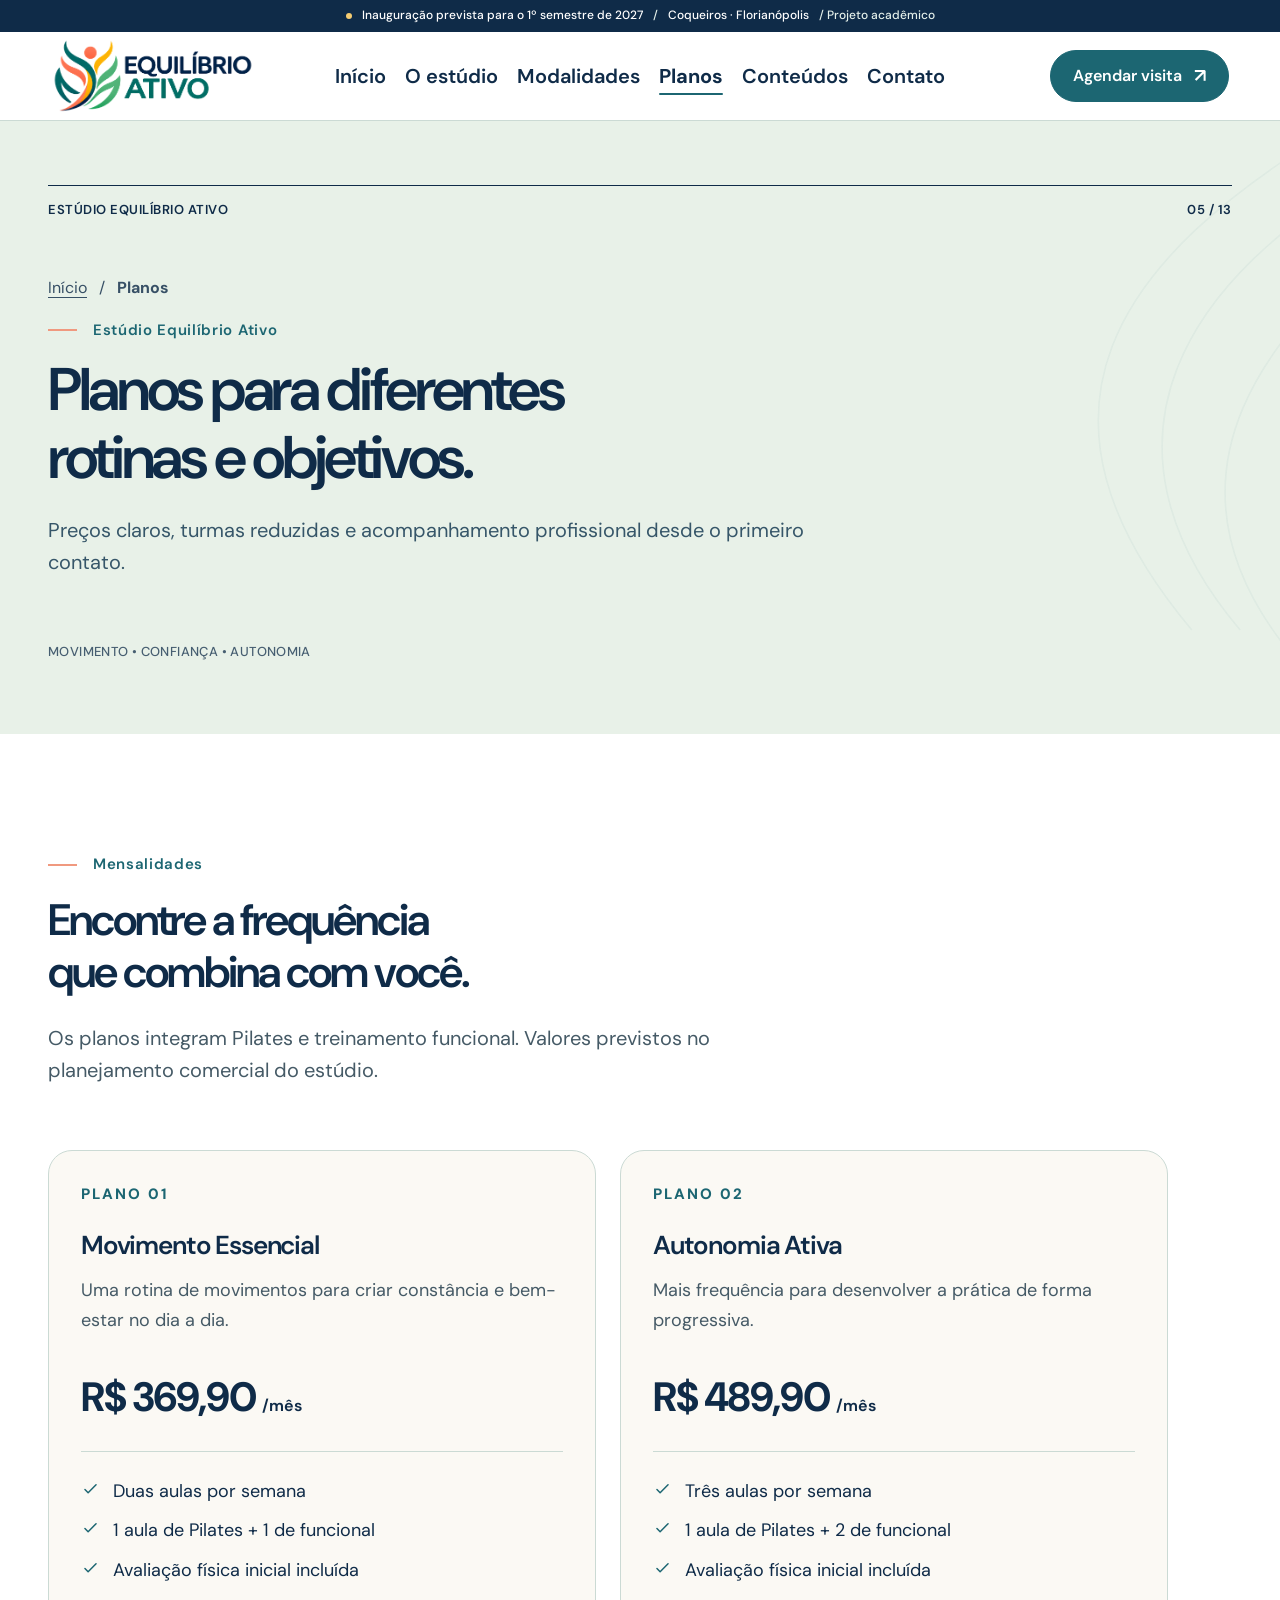
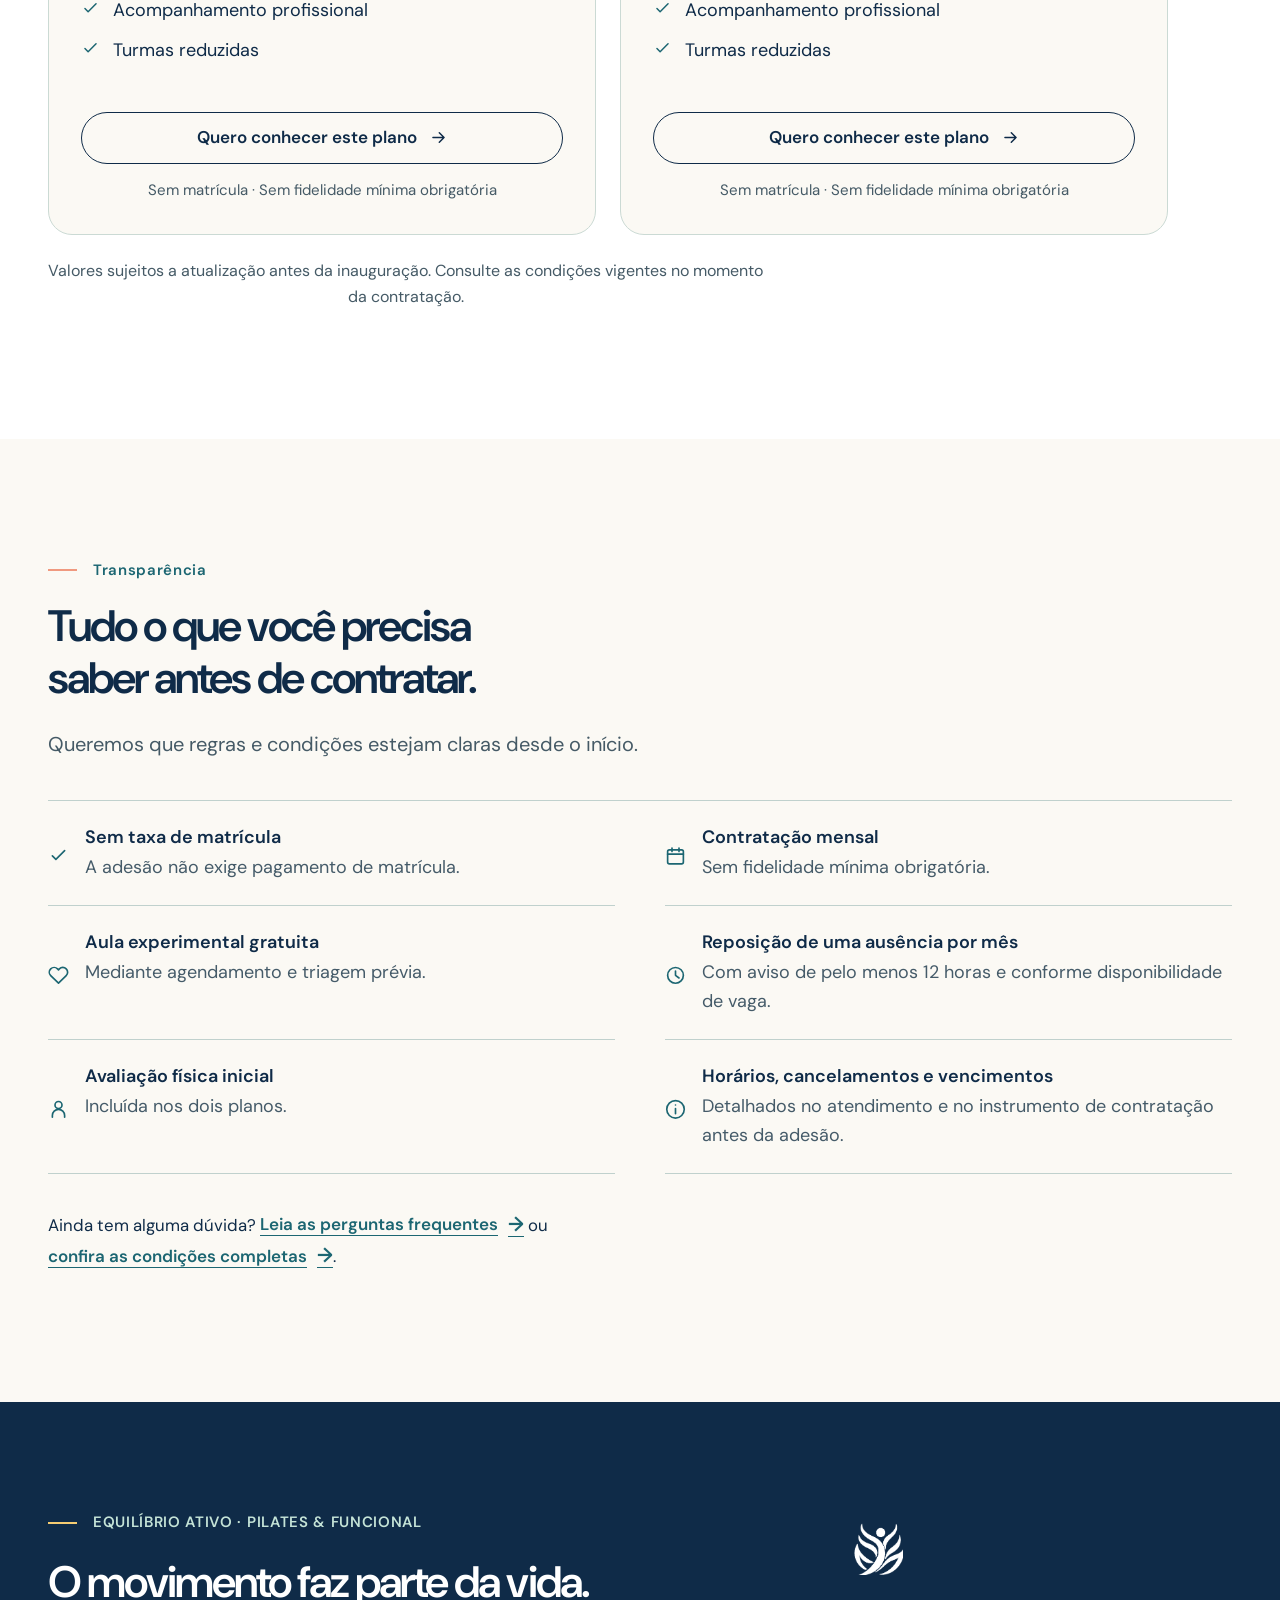
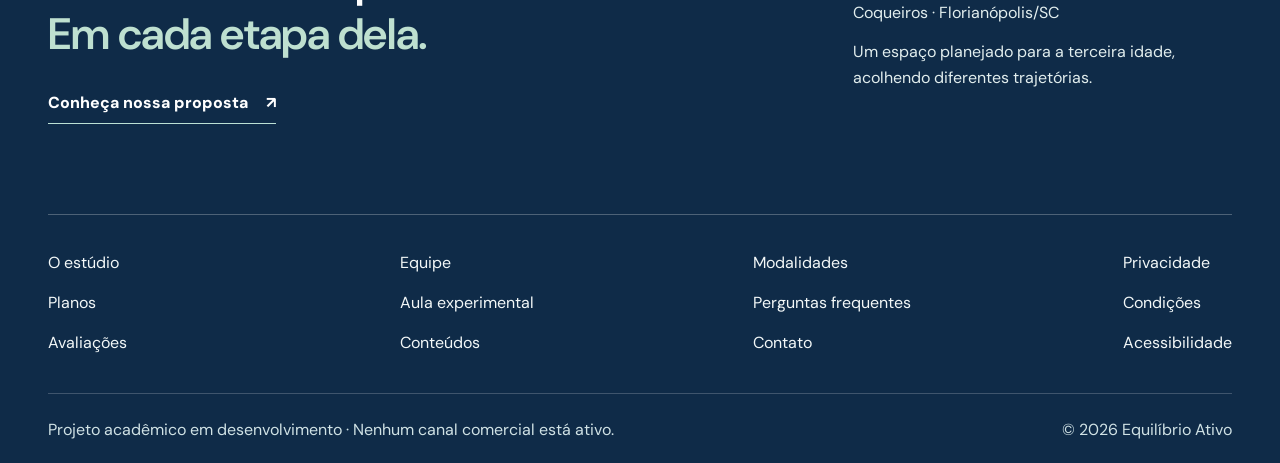
<file: planos.html>
<!DOCTYPE html>

<html lang="pt-BR"><head>
<meta charset="utf-8"/><meta content="width=device-width, initial-scale=1" name="viewport"/>
<meta content="noindex,nofollow" name="robots"/><meta content="#0F2B48" name="theme-color"/><meta content="light" name="color-scheme"/>
<title>Planos e preços de Pilates e funcional | Estúdio Equilíbrio Ativo</title>
<meta content="Compare Movimento Essencial por R$ 369,90/mês e Autonomia Ativa por R$ 489,90/mês. Veja aulas, avaliação incluída, reposições e condições do Estúdio Equilíbrio Ativo." name="description"/>
<meta content="pt_BR" property="og:locale"/><meta content="website" property="og:type"/><meta content="Estúdio Equilíbrio Ativo" property="og:site_name"/>
<meta content="Planos e preços de Pilates e funcional | Equilíbrio Ativo" property="og:title"/><meta content="Compare Movimento Essencial por R$ 369,90/mês e Autonomia Ativa por R$ 489,90/mês. Veja aulas, avaliação incluída, reposições e condições do Estúdio Equilíbrio Ativo." property="og:description"/>
<meta content="summary" name="twitter:card"/><meta content="Planos e preços de Pilates e funcional | Equilíbrio Ativo" name="twitter:title"/>
<link href="https://fonts.googleapis.com" rel="preconnect"/><link crossorigin="" href="https://fonts.gstatic.com" rel="preconnect"/><link href="https://fonts.googleapis.com/css2?family=DM+Sans:ital,wght@0,400;0,500;0,600;0,700;1,400;1,500;1,600&amp;display=swap" rel="stylesheet"/><link href="assets/icons/favicon.png" rel="icon" type="image/png"/><link href="assets/icons/favicon.png" rel="apple-touch-icon"/>
<script defer="" src="js/config.js"></script><script defer="" src="js/script.js"></script><script defer="" src="js/indicadores.js"></script>
<link href="css/styles.css" rel="stylesheet"/><link href="css/direcao-de-arte.css" rel="stylesheet"/><link href="css/organic-modern-wellness.css" rel="stylesheet"/></head><body class="page-planos">
<link rel="stylesheet" href="css/logo-cabecalho-equilibrio.css">
    <a class="skip-link" href="#conteudo">Pular para o conteúdo</a><div class="announcement"><span aria-hidden="true" class="announcement__marker"></span><span data-config="launchText">Inauguração prevista para o 1º semestre de 2027</span><span aria-hidden="true" class="announcement__sep">/</span><span>Coqueiros · Florianópolis</span><span class="announcement__academic">/ Projeto acadêmico</span></div><header class="site-header"><div class="header-inner">
<a aria-label="Equilíbrio Ativo Pilates e Funcional — voltar ao início" class="brand" href="index.html"><img alt="" class="brand-logo-original" height="523" src="assets/images/logo-horizontal-equilibrio-ativo.png" width="525"/></a>
<nav aria-label="Navegação principal" class="main-nav" id="main-nav"><a href="index.html">Início</a><a href="sobre.html">O estúdio</a><a href="modalidades.html">Modalidades</a><a aria-current="page" href="planos.html">Planos</a><a href="conteudos-educativos.html">Conteúdos</a><a href="contato.html">Contato</a><a class="btn btn-primary nav-mobile-cta" href="agendamento.html">Solicitar aula experimental <span aria-hidden="true">↗</span></a></nav>
<div class="header-actions"><a class="header-cta" href="agendamento.html">Agendar visita <span aria-hidden="true">↗</span></a><button aria-controls="main-nav" aria-expanded="false" aria-label="Abrir menu" class="menu-toggle" type="button"><svg aria-hidden="true" fill="none" height="28" stroke="currentColor" stroke-linecap="round" stroke-width="2" viewbox="0 0 24 24" width="28"><path d="M4 7h16M4 12h16M4 17h16"></path></svg></button></div>
</div></header><main class="atelier-interior" id="conteudo"><section class="page-hero page-hero--atelier" data-theme="mint"><div class="container page-hero__grid"><div class="page-hero__overline"><span>ESTÚDIO EQUILÍBRIO ATIVO</span><span>05 / 13</span></div><nav aria-label="Navegação estrutural" class="breadcrumb"><a href="index.html">Início</a><span aria-hidden="true">/</span><span aria-current="page">Planos</span></nav><p class="eyebrow">Estúdio Equilíbrio Ativo</p><h1>Planos para diferentes rotinas e objetivos.</h1><p class="lead">Preços claros, turmas reduzidas e acompanhamento profissional desde o primeiro contato.</p><span class="page-hero__closing">MOVIMENTO • CONFIANÇA • AUTONOMIA</span></div><svg aria-hidden="true" class="page-hero__arc" fill="none" viewbox="0 0 500 550" xmlns="http://www.w3.org/2000/svg"><path d="M470 -70C180 100 63 287 283 550" stroke="currentColor" stroke-width="2"></path><path d="M506 -10C280 116 145 317 342 550" stroke="currentColor" stroke-width="2"></path><path d="M565 38C369 179 231 361 399 573" stroke="currentColor" stroke-width="2"></path></svg></section><section class="section"><div class="container"><div class="section-heading center"><p class="eyebrow">Mensalidades</p><h2>Encontre a frequência que combina com você.</h2><p class="lead">Os planos integram Pilates e treinamento funcional. Valores previstos no planejamento comercial do estúdio.</p></div><div class="pricing-grid"><article class="pricing-card"><p class="pricing-index">PLANO 01</p><svg aria-hidden="true" class="plan-icon" fill="none" stroke="currentColor" stroke-linecap="round" stroke-linejoin="round" stroke-width="1.9" viewbox="0 0 24 24"><path d="M20 4c-7-1-13 2-15 8-1 4 1 7 5 8 6 2 12-5 10-16Z"></path><path d="M5 20c2-5 6-9 12-12"></path></svg>
<h3>Movimento Essencial</h3><p class="plan-description">Uma rotina de movimentos para criar constância e bem-estar no dia a dia.</p><p class="plan-price"><strong data-price="essencial">R$ 369,90</strong> <span>/mês</span></p>
<ul class="check-list"><li><svg aria-hidden="true" class="" fill="none" stroke="currentColor" stroke-linecap="round" stroke-linejoin="round" stroke-width="1.9" viewbox="0 0 24 24"><path d="m5 12 4 4L19 6"></path></svg><span>Duas aulas por semana</span></li><li><svg aria-hidden="true" class="" fill="none" stroke="currentColor" stroke-linecap="round" stroke-linejoin="round" stroke-width="1.9" viewbox="0 0 24 24"><path d="m5 12 4 4L19 6"></path></svg><span>1 aula de Pilates + 1 de funcional</span></li><li><svg aria-hidden="true" class="" fill="none" stroke="currentColor" stroke-linecap="round" stroke-linejoin="round" stroke-width="1.9" viewbox="0 0 24 24"><path d="m5 12 4 4L19 6"></path></svg><span>Avaliação física inicial incluída</span></li><li><svg aria-hidden="true" class="" fill="none" stroke="currentColor" stroke-linecap="round" stroke-linejoin="round" stroke-width="1.9" viewbox="0 0 24 24"><path d="m5 12 4 4L19 6"></path></svg><span>Acompanhamento profissional</span></li><li><svg aria-hidden="true" class="" fill="none" stroke="currentColor" stroke-linecap="round" stroke-linejoin="round" stroke-width="1.9" viewbox="0 0 24 24"><path d="m5 12 4 4L19 6"></path></svg><span>Turmas reduzidas</span></li></ul><a class="btn btn-outline" href="agendamento.html?plano=essencial">Quero conhecer este plano<svg aria-hidden="true" class="" fill="none" stroke="currentColor" stroke-linecap="round" stroke-linejoin="round" stroke-width="1.9" viewbox="0 0 24 24"><path d="M5 12h14m-6-6 6 6-6 6"></path></svg></a><p class="small">Sem matrícula · Sem fidelidade mínima obrigatória</p></article><article class="pricing-card organic-pricing-secondary"><p class="pricing-index">PLANO 02</p><svg aria-hidden="true" class="plan-icon" fill="none" stroke="currentColor" stroke-linecap="round" stroke-linejoin="round" stroke-width="1.9" viewbox="0 0 24 24"><circle cx="12" cy="12" r="4"></circle><path d="M12 2v2m0 16v2M4.9 4.9l1.4 1.4m11.4 11.4 1.4 1.4M2 12h2m16 0h2M4.9 19.1l1.4-1.4M17.7 6.3l1.4-1.4"></path></svg>
<h3>Autonomia Ativa</h3><p class="plan-description">Mais frequência para desenvolver a prática de forma progressiva.</p><p class="plan-price"><strong data-price="autonomia">R$ 489,90</strong> <span>/mês</span></p>
<ul class="check-list"><li><svg aria-hidden="true" class="" fill="none" stroke="currentColor" stroke-linecap="round" stroke-linejoin="round" stroke-width="1.9" viewbox="0 0 24 24"><path d="m5 12 4 4L19 6"></path></svg><span>Três aulas por semana</span></li><li><svg aria-hidden="true" class="" fill="none" stroke="currentColor" stroke-linecap="round" stroke-linejoin="round" stroke-width="1.9" viewbox="0 0 24 24"><path d="m5 12 4 4L19 6"></path></svg><span>1 aula de Pilates + 2 de funcional</span></li><li><svg aria-hidden="true" class="" fill="none" stroke="currentColor" stroke-linecap="round" stroke-linejoin="round" stroke-width="1.9" viewbox="0 0 24 24"><path d="m5 12 4 4L19 6"></path></svg><span>Avaliação física inicial incluída</span></li><li><svg aria-hidden="true" class="" fill="none" stroke="currentColor" stroke-linecap="round" stroke-linejoin="round" stroke-width="1.9" viewbox="0 0 24 24"><path d="m5 12 4 4L19 6"></path></svg><span>Acompanhamento profissional</span></li><li><svg aria-hidden="true" class="" fill="none" stroke="currentColor" stroke-linecap="round" stroke-linejoin="round" stroke-width="1.9" viewbox="0 0 24 24"><path d="m5 12 4 4L19 6"></path></svg><span>Turmas reduzidas</span></li></ul><a class="btn btn-outline" href="agendamento.html?plano=autonomia">Quero conhecer este plano<svg aria-hidden="true" class="" fill="none" stroke="currentColor" stroke-linecap="round" stroke-linejoin="round" stroke-width="1.9" viewbox="0 0 24 24"><path d="M5 12h14m-6-6 6 6-6 6"></path></svg></a><p class="small">Sem matrícula · Sem fidelidade mínima obrigatória</p></article></div><p class="text-center muted small" style="margin-top:23px">Valores sujeitos a atualização antes da inauguração. Consulte as condições vigentes no momento da contratação.</p></div></section><section class="section section-soft"><div class="container"><div class="section-heading"><p class="eyebrow">Transparência</p><h2>Tudo o que você precisa saber antes de contratar.</h2><p class="lead">Queremos que regras e condições estejam claras desde o início.</p></div><div class="rules-card"><div class="rules-grid">
<div class="rule"><svg aria-hidden="true" class="" fill="none" stroke="currentColor" stroke-linecap="round" stroke-linejoin="round" stroke-width="1.9" viewbox="0 0 24 24"><path d="m5 12 4 4L19 6"></path></svg><div><strong>Sem taxa de matrícula</strong><span>A adesão não exige pagamento de matrícula.</span></div></div>
<div class="rule"><svg aria-hidden="true" class="" fill="none" stroke="currentColor" stroke-linecap="round" stroke-linejoin="round" stroke-width="1.9" viewbox="0 0 24 24"><rect height="16" rx="2" width="18" x="3" y="5"></rect><path d="M16 3v4M8 3v4M3 10h18"></path></svg><div><strong>Contratação mensal</strong><span>Sem fidelidade mínima obrigatória.</span></div></div>
<div class="rule"><svg aria-hidden="true" class="" fill="none" stroke="currentColor" stroke-linecap="round" stroke-linejoin="round" stroke-width="1.9" viewbox="0 0 24 24"><path d="M20.8 4.6a5.5 5.5 0 0 0-7.8 0L12 5.7l-1.1-1.1a5.5 5.5 0 0 0-7.8 7.8L12 21l8.8-8.6a5.5 5.5 0 0 0 0-7.8Z"></path></svg><div><strong>Aula experimental gratuita</strong><span>Mediante agendamento e triagem prévia.</span></div></div>
<div class="rule"><svg aria-hidden="true" class="" fill="none" stroke="currentColor" stroke-linecap="round" stroke-linejoin="round" stroke-width="1.9" viewbox="0 0 24 24"><circle cx="12" cy="12" r="9"></circle><path d="M12 7v5l4 3"></path></svg><div><strong>Reposição de uma ausência por mês</strong><span>Com aviso de pelo menos 12 horas e conforme disponibilidade de vaga.</span></div></div>
<div class="rule"><svg aria-hidden="true" class="" fill="none" stroke="currentColor" stroke-linecap="round" stroke-linejoin="round" stroke-width="1.9" viewbox="0 0 24 24"><circle cx="12" cy="7" r="4"></circle><path d="M5 21v-2a7 7 0 0 1 14 0v2"></path></svg><div><strong>Avaliação física inicial</strong><span>Incluída nos dois planos.</span></div></div>
<div class="rule"><svg aria-hidden="true" class="" fill="none" stroke="currentColor" stroke-linecap="round" stroke-linejoin="round" stroke-width="1.9" viewbox="0 0 24 24"><circle cx="12" cy="12" r="10"></circle><path d="M12 11v6m0-10h.01"></path></svg><div><strong>Horários, cancelamentos e vencimentos</strong><span>Detalhados no atendimento e no instrumento de contratação antes da adesão.</span></div></div>
</div></div><p class="essential-inline-link">Ainda tem alguma dúvida? <a class="text-link" href="perguntas-frequentes.html">Leia as perguntas frequentes <span aria-hidden="true">→</span></a> ou <a class="text-link" href="termos-e-cancelamento.html">confira as condições completas <span aria-hidden="true">→</span></a>.</p></div></section></main><footer class="atelier-footer">
<div class="container atelier-footer__top">
<div class="atelier-footer__statement"><p class="eyebrow">EQUILÍBRIO ATIVO · PILATES &amp; FUNCIONAL</p><p>O movimento faz parte da vida.<br/><em>Em cada etapa dela.</em></p><a class="footer-route" href="agendamento.html">Conheça nossa proposta <span aria-hidden="true">↗</span></a></div>
<div class="atelier-footer__aside"><a aria-label="Equilíbrio Ativo Pilates e Funcional — voltar ao início" class="brand footer-brand" href="index.html"><img alt="" class="brand-logo-original" height="346" src="assets/images/simbolo-branco.png" width="930"/></a><p>Coqueiros · Florianópolis/SC</p><p>Um espaço planejado para a terceira idade, acolhendo diferentes trajetórias.</p></div>
</div>
<div class="container atelier-footer__nav"><nav aria-label="Navegação do rodapé"><a href="sobre.html">O estúdio</a><a href="equipe.html">Equipe</a><a href="modalidades.html">Modalidades</a><a href="planos.html">Planos</a><a href="agendamento.html">Aula experimental</a><a href="perguntas-frequentes.html">Perguntas frequentes</a><a href="avaliacoes.html">Avaliações</a><a href="conteudos-educativos.html">Conteúdos</a><a href="contato.html">Contato</a></nav><nav aria-label="Informações legais"><a href="politica-de-privacidade.html">Privacidade</a><a href="termos-e-cancelamento.html">Condições</a><a href="acessibilidade.html">Acessibilidade</a></nav></div>
<div class="container atelier-footer__bottom"><span>Projeto acadêmico em desenvolvimento · Nenhum canal comercial está ativo.</span><span>© <span id="copyright-year">2026</span> Equilíbrio Ativo</span></div>
</footer>
<button aria-label="Voltar ao topo" class="back-to-top" hidden="" type="button"><svg aria-hidden="true" class="" fill="none" stroke="currentColor" stroke-linecap="round" stroke-linejoin="round" stroke-width="1.9" viewbox="0 0 24 24"><path d="M12 19V5m-6 6 6-6 6 6"></path></svg></button>
</body></html>
</file>
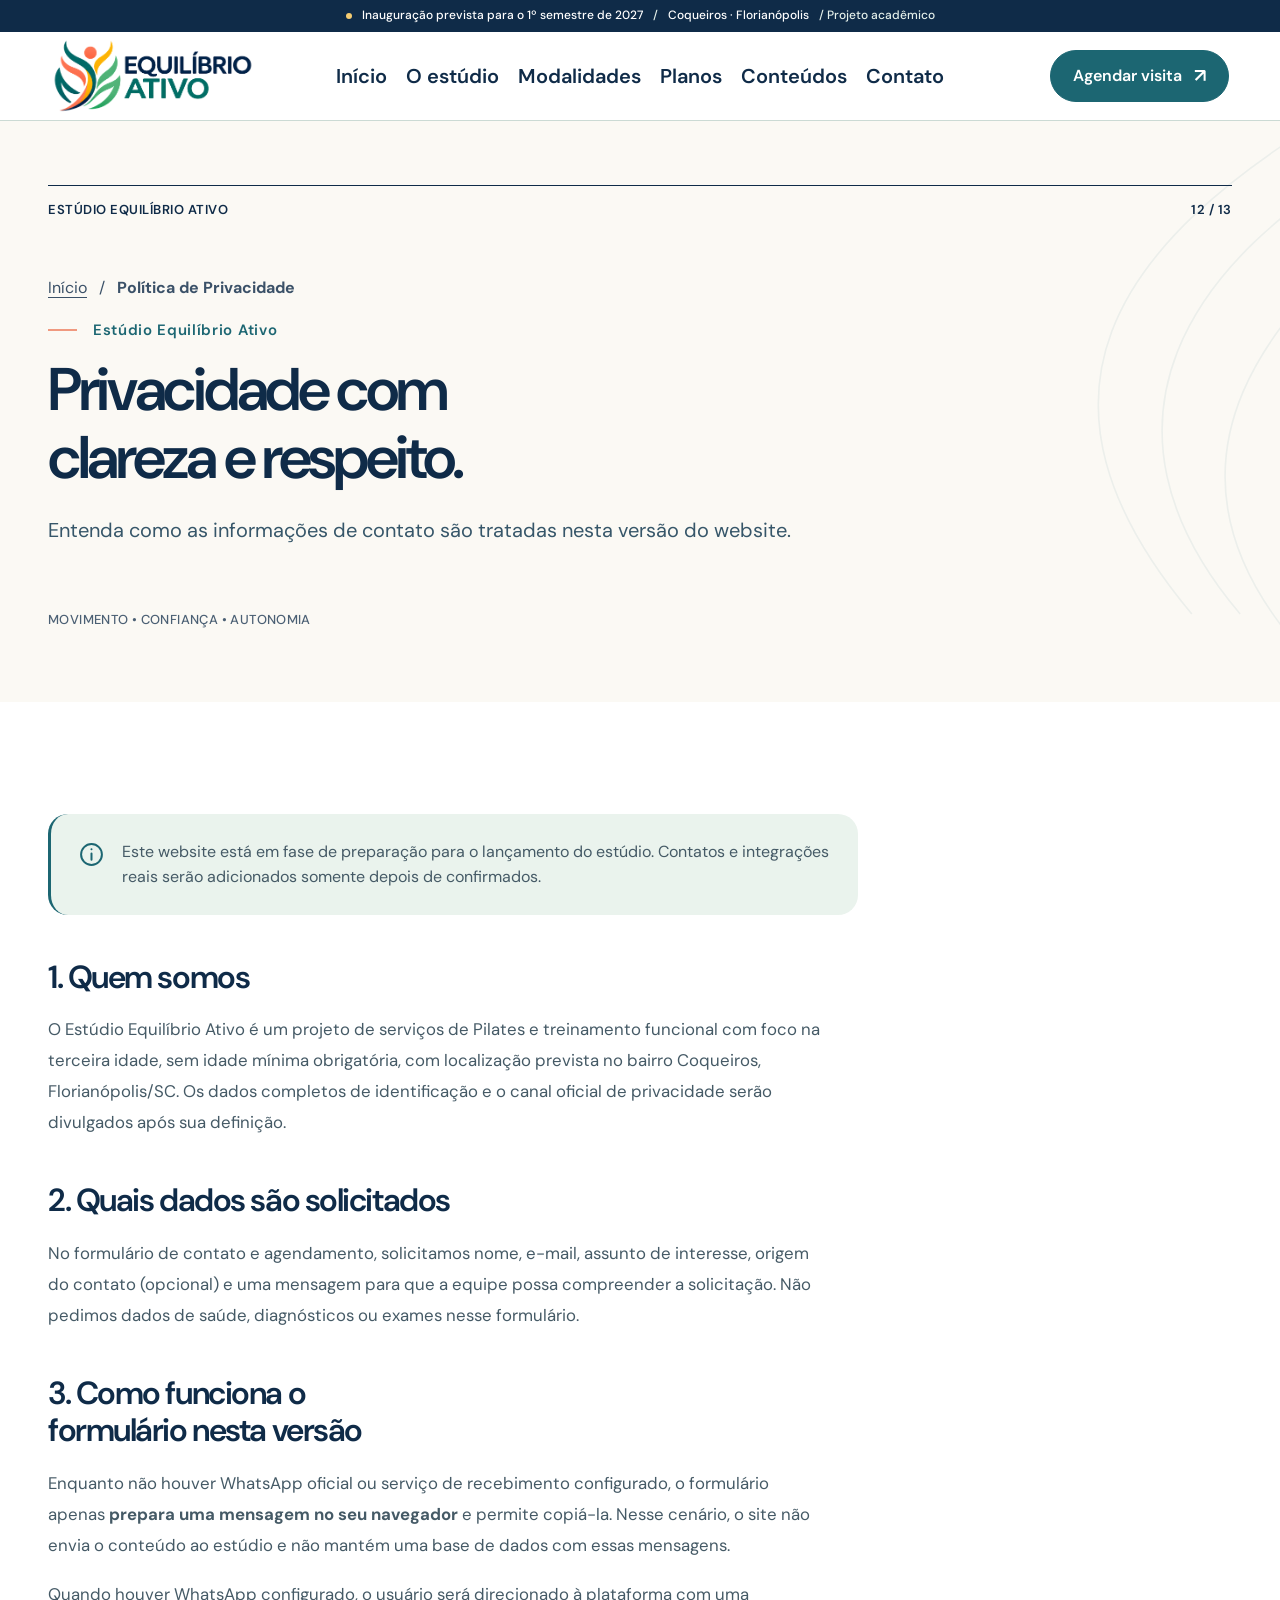
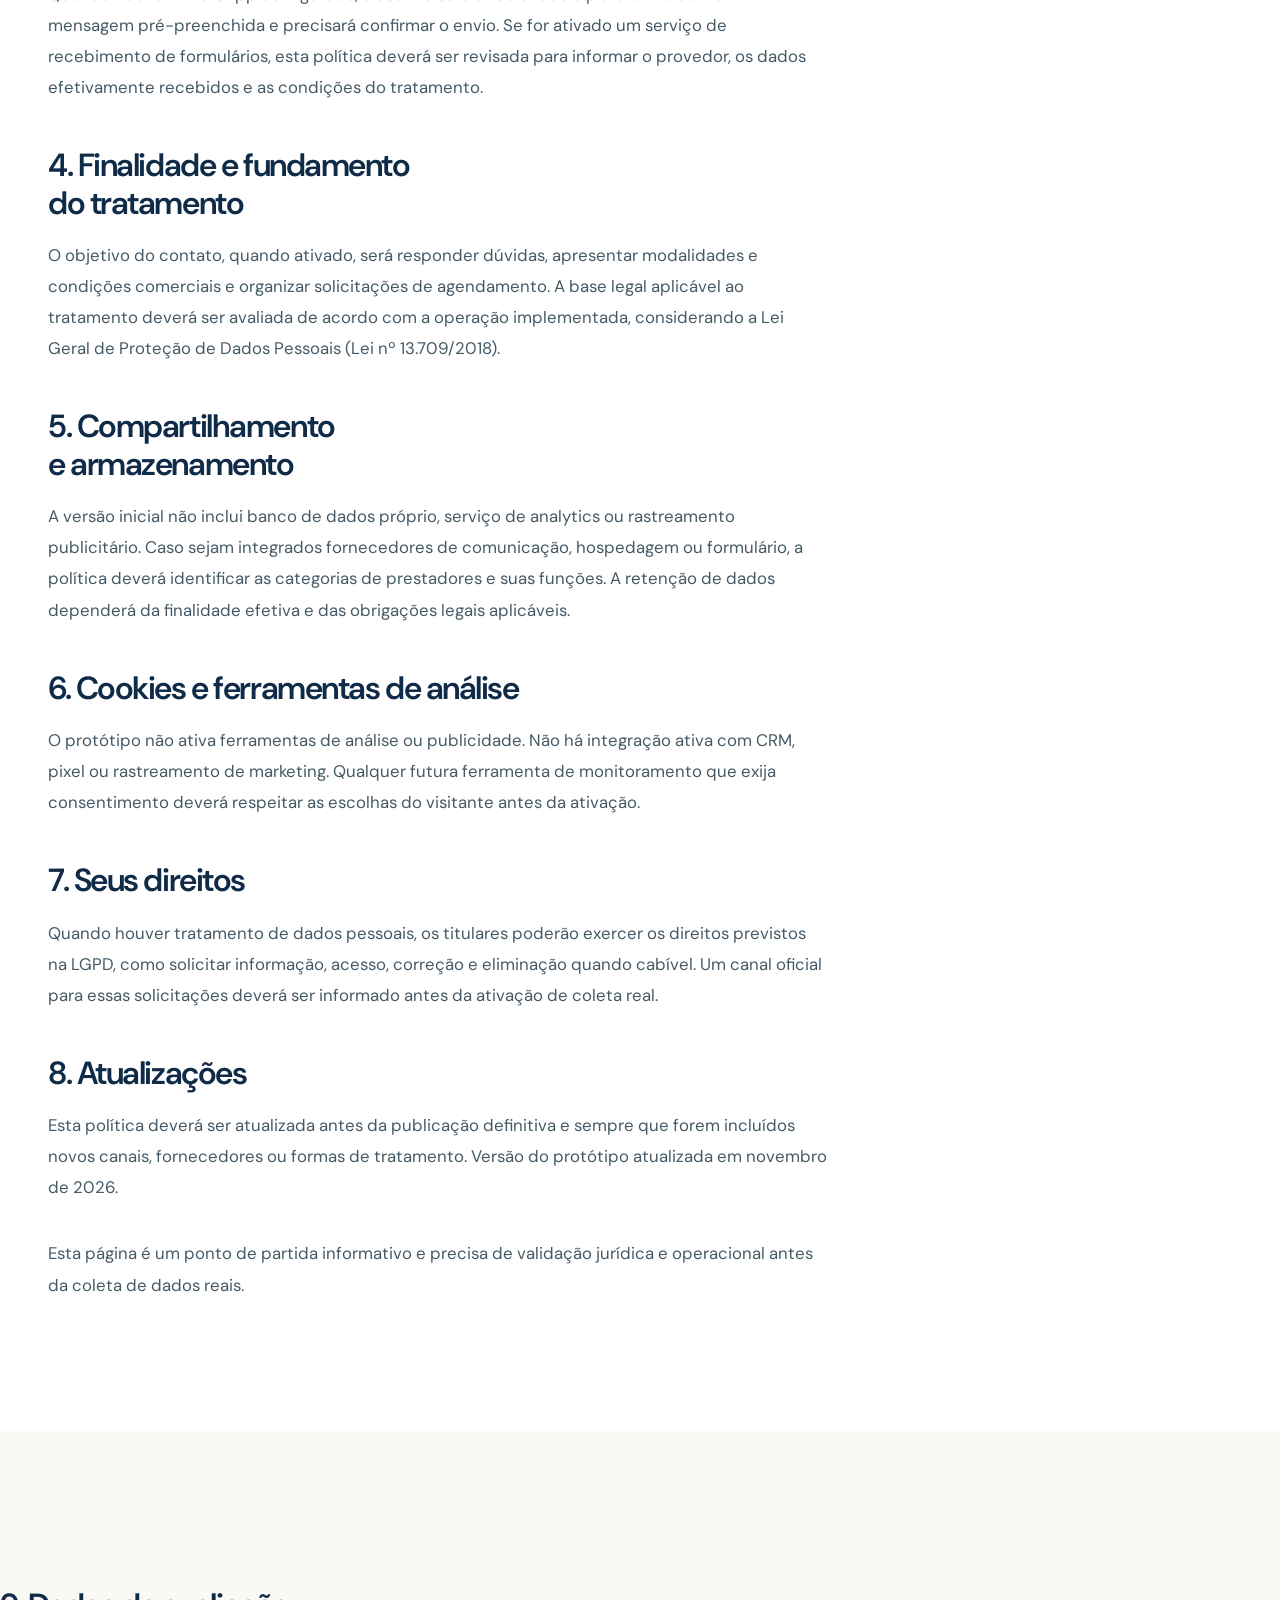
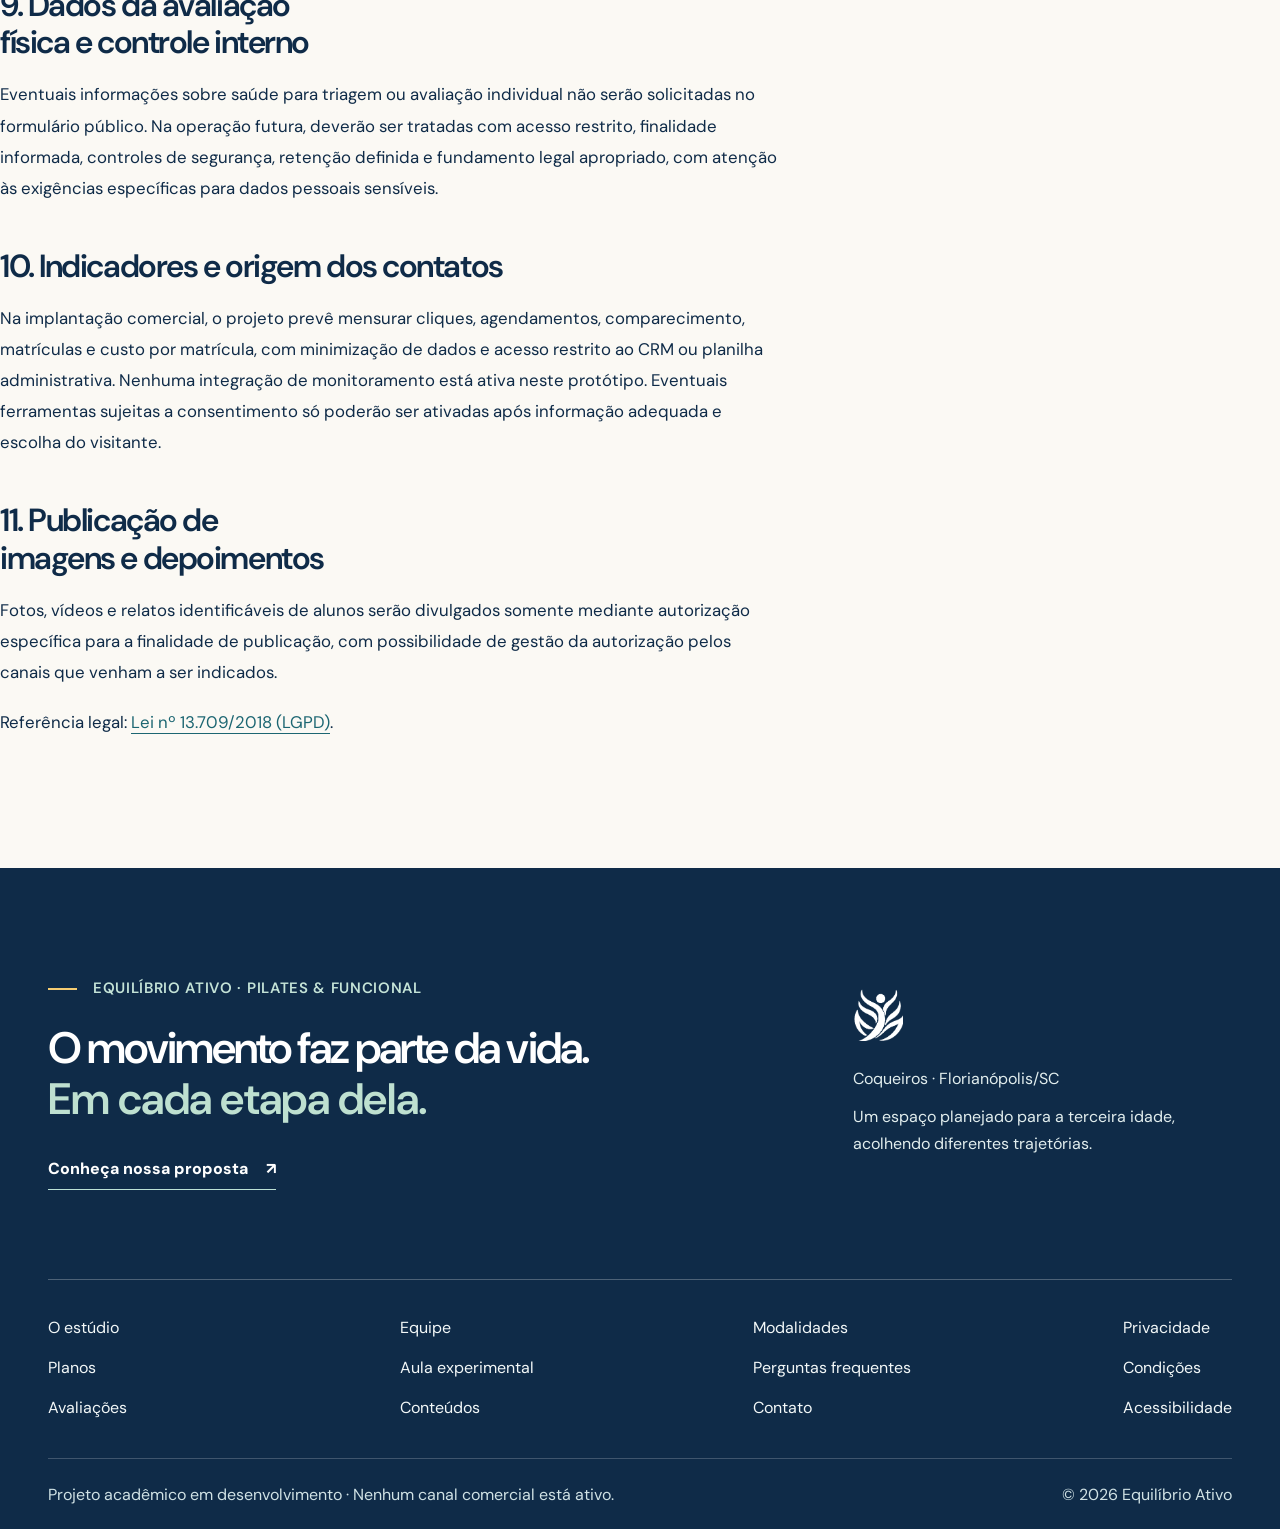
<file: politica-de-privacidade.html>
<!DOCTYPE html>

<html lang="pt-BR"><head>
<meta charset="utf-8"/><meta content="width=device-width, initial-scale=1" name="viewport"/>
<meta content="noindex,nofollow" name="robots"/><meta content="#0F2B48" name="theme-color"/><meta content="light" name="color-scheme"/>
<title>Política de Privacidade | Estúdio Equilíbrio Ativo</title>
<meta content="Conheça como o website do Estúdio Equilíbrio Ativo trata os dados de contato, a privacidade dos visitantes e as condições de ativação de formulários." name="description"/>
<meta content="pt_BR" property="og:locale"/><meta content="website" property="og:type"/><meta content="Estúdio Equilíbrio Ativo" property="og:site_name"/>
<meta content="Política de Privacidade | Equilíbrio Ativo" property="og:title"/><meta content="Conheça como o website do Estúdio Equilíbrio Ativo trata os dados de contato, a privacidade dos visitantes e as condições de ativação de formulários." property="og:description"/>
<meta content="summary" name="twitter:card"/><meta content="Política de Privacidade | Equilíbrio Ativo" name="twitter:title"/>
<link href="https://fonts.googleapis.com" rel="preconnect"/><link crossorigin="" href="https://fonts.gstatic.com" rel="preconnect"/><link href="https://fonts.googleapis.com/css2?family=DM+Sans:ital,wght@0,400;0,500;0,600;0,700;1,400;1,500;1,600&amp;display=swap" rel="stylesheet"/><link href="assets/icons/favicon.png" rel="icon" type="image/png"/><link href="assets/icons/favicon.png" rel="apple-touch-icon"/>
<script defer="" src="js/config.js"></script><script defer="" src="js/script.js"></script><script defer="" src="js/indicadores.js"></script>
<link href="css/styles.css" rel="stylesheet"/><link href="css/direcao-de-arte.css" rel="stylesheet"/><link href="css/organic-modern-wellness.css" rel="stylesheet"/></head><body class="page-politica-de-privacidade">
<link rel="stylesheet" href="css/logo-cabecalho-equilibrio.css">
    <a class="skip-link" href="#conteudo">Pular para o conteúdo</a><div class="announcement"><span aria-hidden="true" class="announcement__marker"></span><span data-config="launchText">Inauguração prevista para o 1º semestre de 2027</span><span aria-hidden="true" class="announcement__sep">/</span><span>Coqueiros · Florianópolis</span><span class="announcement__academic">/ Projeto acadêmico</span></div><header class="site-header"><div class="header-inner">
<a aria-label="Equilíbrio Ativo Pilates e Funcional — voltar ao início" class="brand" href="index.html"><img alt="" class="brand-logo-original" height="523" src="assets/images/logo-horizontal-equilibrio-ativo.png" width="525"/></a>
<nav aria-label="Navegação principal" class="main-nav" id="main-nav"><a href="index.html">Início</a><a href="sobre.html">O estúdio</a><a href="modalidades.html">Modalidades</a><a href="planos.html">Planos</a><a href="conteudos-educativos.html">Conteúdos</a><a href="contato.html">Contato</a><a class="btn btn-primary nav-mobile-cta" href="agendamento.html">Solicitar aula experimental <span aria-hidden="true">↗</span></a></nav>
<div class="header-actions"><a class="header-cta" href="agendamento.html">Agendar visita <span aria-hidden="true">↗</span></a><button aria-controls="main-nav" aria-expanded="false" aria-label="Abrir menu" class="menu-toggle" type="button"><svg aria-hidden="true" fill="none" height="28" stroke="currentColor" stroke-linecap="round" stroke-width="2" viewbox="0 0 24 24" width="28"><path d="M4 7h16M4 12h16M4 17h16"></path></svg></button></div>
</div></header><main class="atelier-interior" id="conteudo"><section class="page-hero page-hero--atelier" data-theme="paper"><div class="container page-hero__grid"><div class="page-hero__overline"><span>ESTÚDIO EQUILÍBRIO ATIVO</span><span>12 / 13</span></div><nav aria-label="Navegação estrutural" class="breadcrumb"><a href="index.html">Início</a><span aria-hidden="true">/</span><span aria-current="page">Política de Privacidade</span></nav><p class="eyebrow">Estúdio Equilíbrio Ativo</p><h1>Privacidade com clareza e respeito.</h1><p class="lead">Entenda como as informações de contato são tratadas nesta versão do website.</p><span class="page-hero__closing">MOVIMENTO • CONFIANÇA • AUTONOMIA</span></div><svg aria-hidden="true" class="page-hero__arc" fill="none" viewbox="0 0 500 550" xmlns="http://www.w3.org/2000/svg"><path d="M470 -70C180 100 63 287 283 550" stroke="currentColor" stroke-width="2"></path><path d="M506 -10C280 116 145 317 342 550" stroke="currentColor" stroke-width="2"></path><path d="M565 38C369 179 231 361 399 573" stroke="currentColor" stroke-width="2"></path></svg></section>
<section class="section"><div class="container"><div class="privacy-content"><div class="note-panel"><svg aria-hidden="true" class="" fill="none" stroke="currentColor" stroke-linecap="round" stroke-linejoin="round" stroke-width="1.9" viewbox="0 0 24 24"><circle cx="12" cy="12" r="10"></circle><path d="M12 11v6m0-10h.01"></path></svg><p>Este website está em fase de preparação para o lançamento do estúdio. Contatos e integrações reais serão adicionados somente depois de confirmados.</p></div>
<h2>1. Quem somos</h2><p>O Estúdio Equilíbrio Ativo é um projeto de serviços de Pilates e treinamento funcional com foco na terceira idade, sem idade mínima obrigatória, com localização prevista no bairro Coqueiros, Florianópolis/SC. Os dados completos de identificação e o canal oficial de privacidade serão divulgados após sua definição.</p>
<h2>2. Quais dados são solicitados</h2><p>No formulário de contato e agendamento, solicitamos nome, e-mail, assunto de interesse, origem do contato (opcional) e uma mensagem para que a equipe possa compreender a solicitação. Não pedimos dados de saúde, diagnósticos ou exames nesse formulário.</p>
<h2>3. Como funciona o formulário nesta versão</h2><p>Enquanto não houver WhatsApp oficial ou serviço de recebimento configurado, o formulário apenas <strong>prepara uma mensagem no seu navegador</strong> e permite copiá-la. Nesse cenário, o site não envia o conteúdo ao estúdio e não mantém uma base de dados com essas mensagens.</p><p>Quando houver WhatsApp configurado, o usuário será direcionado à plataforma com uma mensagem pré-preenchida e precisará confirmar o envio. Se for ativado um serviço de recebimento de formulários, esta política deverá ser revisada para informar o provedor, os dados efetivamente recebidos e as condições do tratamento.</p>
<h2>4. Finalidade e fundamento do tratamento</h2><p>O objetivo do contato, quando ativado, será responder dúvidas, apresentar modalidades e condições comerciais e organizar solicitações de agendamento. A base legal aplicável ao tratamento deverá ser avaliada de acordo com a operação implementada, considerando a Lei Geral de Proteção de Dados Pessoais (Lei nº 13.709/2018).</p>
<h2>5. Compartilhamento e armazenamento</h2><p>A versão inicial não inclui banco de dados próprio, serviço de analytics ou rastreamento publicitário. Caso sejam integrados fornecedores de comunicação, hospedagem ou formulário, a política deverá identificar as categorias de prestadores e suas funções. A retenção de dados dependerá da finalidade efetiva e das obrigações legais aplicáveis.</p>
<h2>6. Cookies e ferramentas de análise</h2><p>O protótipo não ativa ferramentas de análise ou publicidade. Não há integração ativa com CRM, pixel ou rastreamento de marketing. Qualquer futura ferramenta de monitoramento que exija consentimento deverá respeitar as escolhas do visitante antes da ativação.</p>
<h2>7. Seus direitos</h2><p>Quando houver tratamento de dados pessoais, os titulares poderão exercer os direitos previstos na LGPD, como solicitar informação, acesso, correção e eliminação quando cabível. Um canal oficial para essas solicitações deverá ser informado antes da ativação de coleta real.</p>
<h2>8. Atualizações</h2><p>Esta política deverá ser atualizada antes da publicação definitiva e sempre que forem incluídos novos canais, fornecedores ou formas de tratamento. Versão do protótipo atualizada em novembro de 2026.</p>
<p class="small muted" style="margin-top:35px">Esta página é um ponto de partida informativo e precisa de validação jurídica e operacional antes da coleta de dados reais.</p>
</div></div></section><section class="section section-soft"><div class="container narrow-copy"><h2>9. Dados da avaliação física e controle interno</h2><p>Eventuais informações sobre saúde para triagem ou avaliação individual não serão solicitadas no formulário público. Na operação futura, deverão ser tratadas com acesso restrito, finalidade informada, controles de segurança, retenção definida e fundamento legal apropriado, com atenção às exigências específicas para dados pessoais sensíveis.</p><h2>10. Indicadores e origem dos contatos</h2><p>Na implantação comercial, o projeto prevê mensurar cliques, agendamentos, comparecimento, matrículas e custo por matrícula, com minimização de dados e acesso restrito ao CRM ou planilha administrativa. Nenhuma integração de monitoramento está ativa neste protótipo. Eventuais ferramentas sujeitas a consentimento só poderão ser ativadas após informação adequada e escolha do visitante.</p><h2>11. Publicação de imagens e depoimentos</h2><p>Fotos, vídeos e relatos identificáveis de alunos serão divulgados somente mediante autorização específica para a finalidade de publicação, com possibilidade de gestão da autorização pelos canais que venham a ser indicados.</p><p class="small">Referência legal: <a href="https://www.planalto.gov.br/ccivil_03/_ato2015-2018/2018/lei/l13709.htm" rel="noopener noreferrer" target="_blank">Lei nº 13.709/2018 (LGPD)</a>.</p></div></section></main><footer class="atelier-footer">
<div class="container atelier-footer__top">
<div class="atelier-footer__statement"><p class="eyebrow">EQUILÍBRIO ATIVO · PILATES &amp; FUNCIONAL</p><p>O movimento faz parte da vida.<br/><em>Em cada etapa dela.</em></p><a class="footer-route" href="agendamento.html">Conheça nossa proposta <span aria-hidden="true">↗</span></a></div>
<div class="atelier-footer__aside"><a aria-label="Equilíbrio Ativo Pilates e Funcional — voltar ao início" class="brand footer-brand" href="index.html"><img alt="" class="brand-logo-original" height="346" src="assets/images/simbolo-branco.png" width="930"/></a><p>Coqueiros · Florianópolis/SC</p><p>Um espaço planejado para a terceira idade, acolhendo diferentes trajetórias.</p></div>
</div>
<div class="container atelier-footer__nav"><nav aria-label="Navegação do rodapé"><a href="sobre.html">O estúdio</a><a href="equipe.html">Equipe</a><a href="modalidades.html">Modalidades</a><a href="planos.html">Planos</a><a href="agendamento.html">Aula experimental</a><a href="perguntas-frequentes.html">Perguntas frequentes</a><a href="avaliacoes.html">Avaliações</a><a href="conteudos-educativos.html">Conteúdos</a><a href="contato.html">Contato</a></nav><nav aria-label="Informações legais"><a href="politica-de-privacidade.html">Privacidade</a><a href="termos-e-cancelamento.html">Condições</a><a href="acessibilidade.html">Acessibilidade</a></nav></div>
<div class="container atelier-footer__bottom"><span>Projeto acadêmico em desenvolvimento · Nenhum canal comercial está ativo.</span><span>© <span id="copyright-year">2026</span> Equilíbrio Ativo</span></div>
</footer>
<button aria-label="Voltar ao topo" class="back-to-top" hidden="" type="button"><svg aria-hidden="true" class="" fill="none" stroke="currentColor" stroke-linecap="round" stroke-linejoin="round" stroke-width="1.9" viewbox="0 0 24 24"><path d="M12 19V5m-6 6 6-6 6 6"></path></svg></button>
</body></html>
</file>
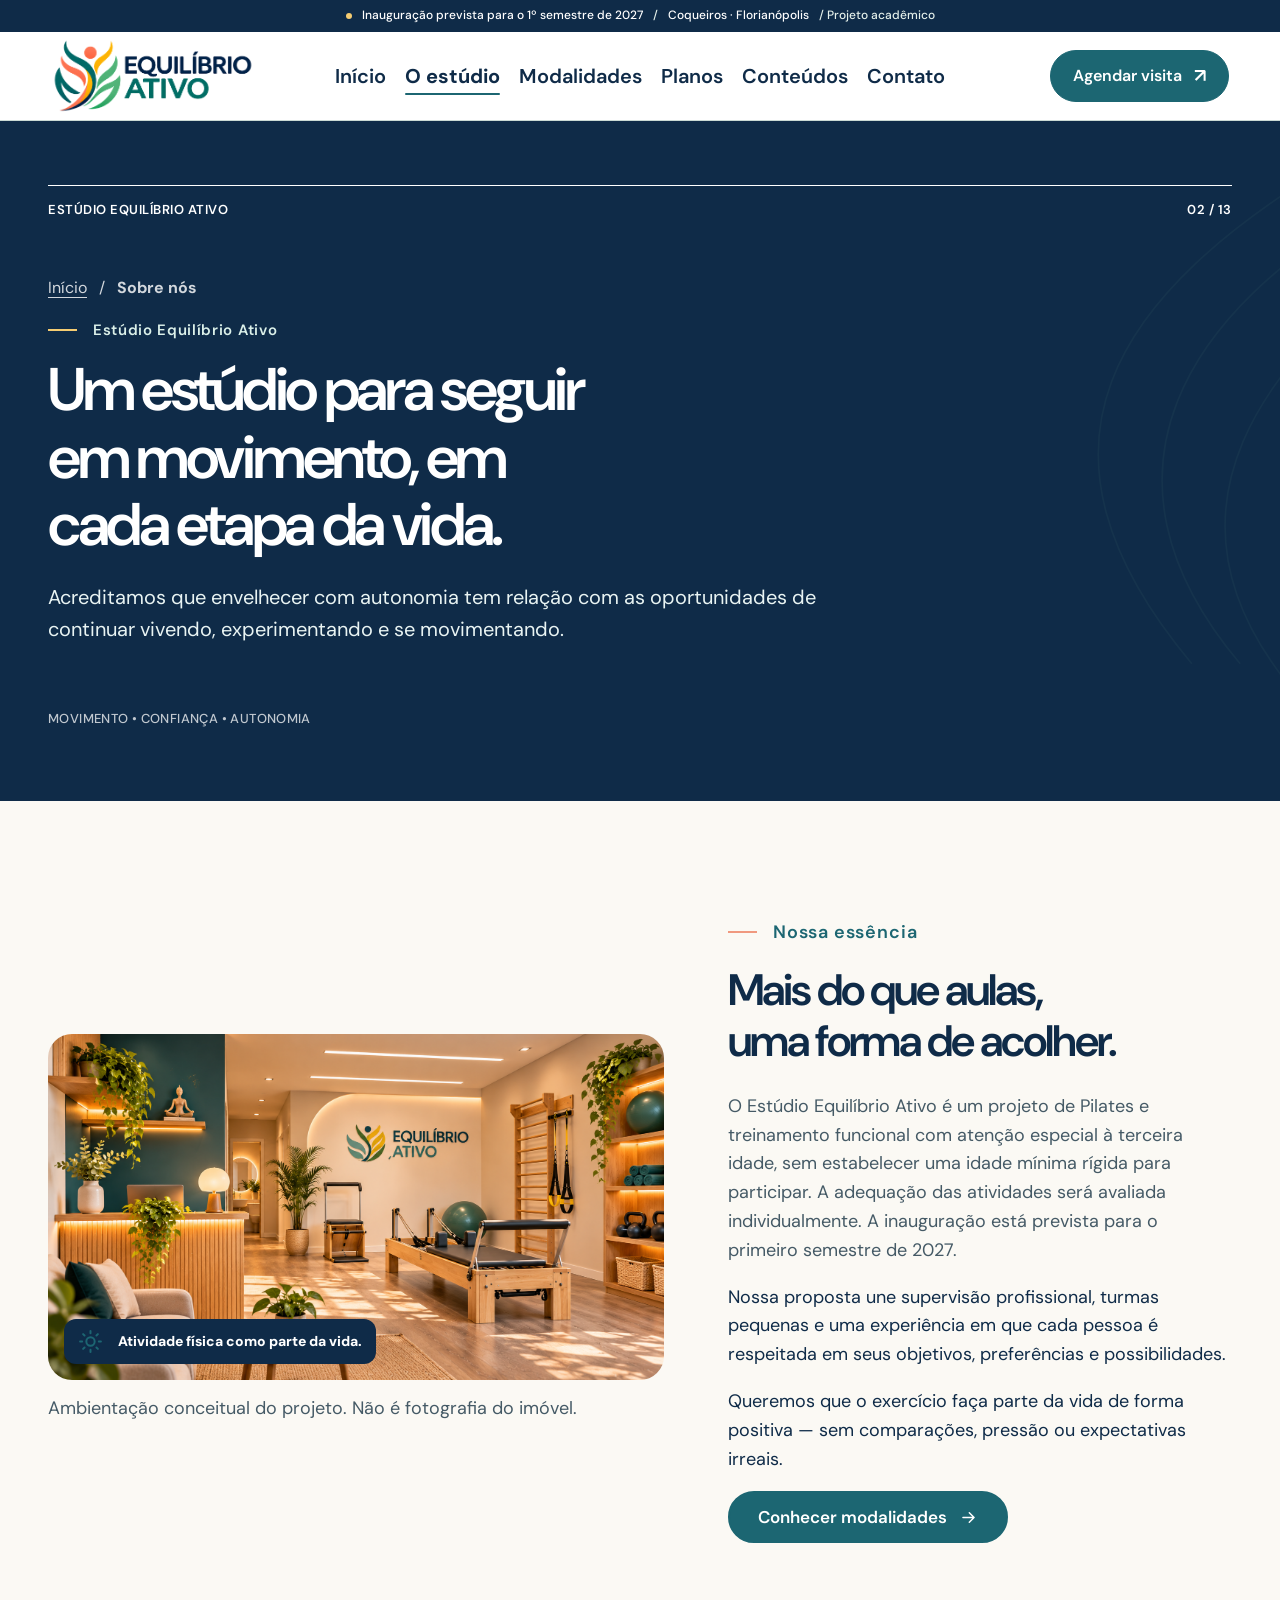
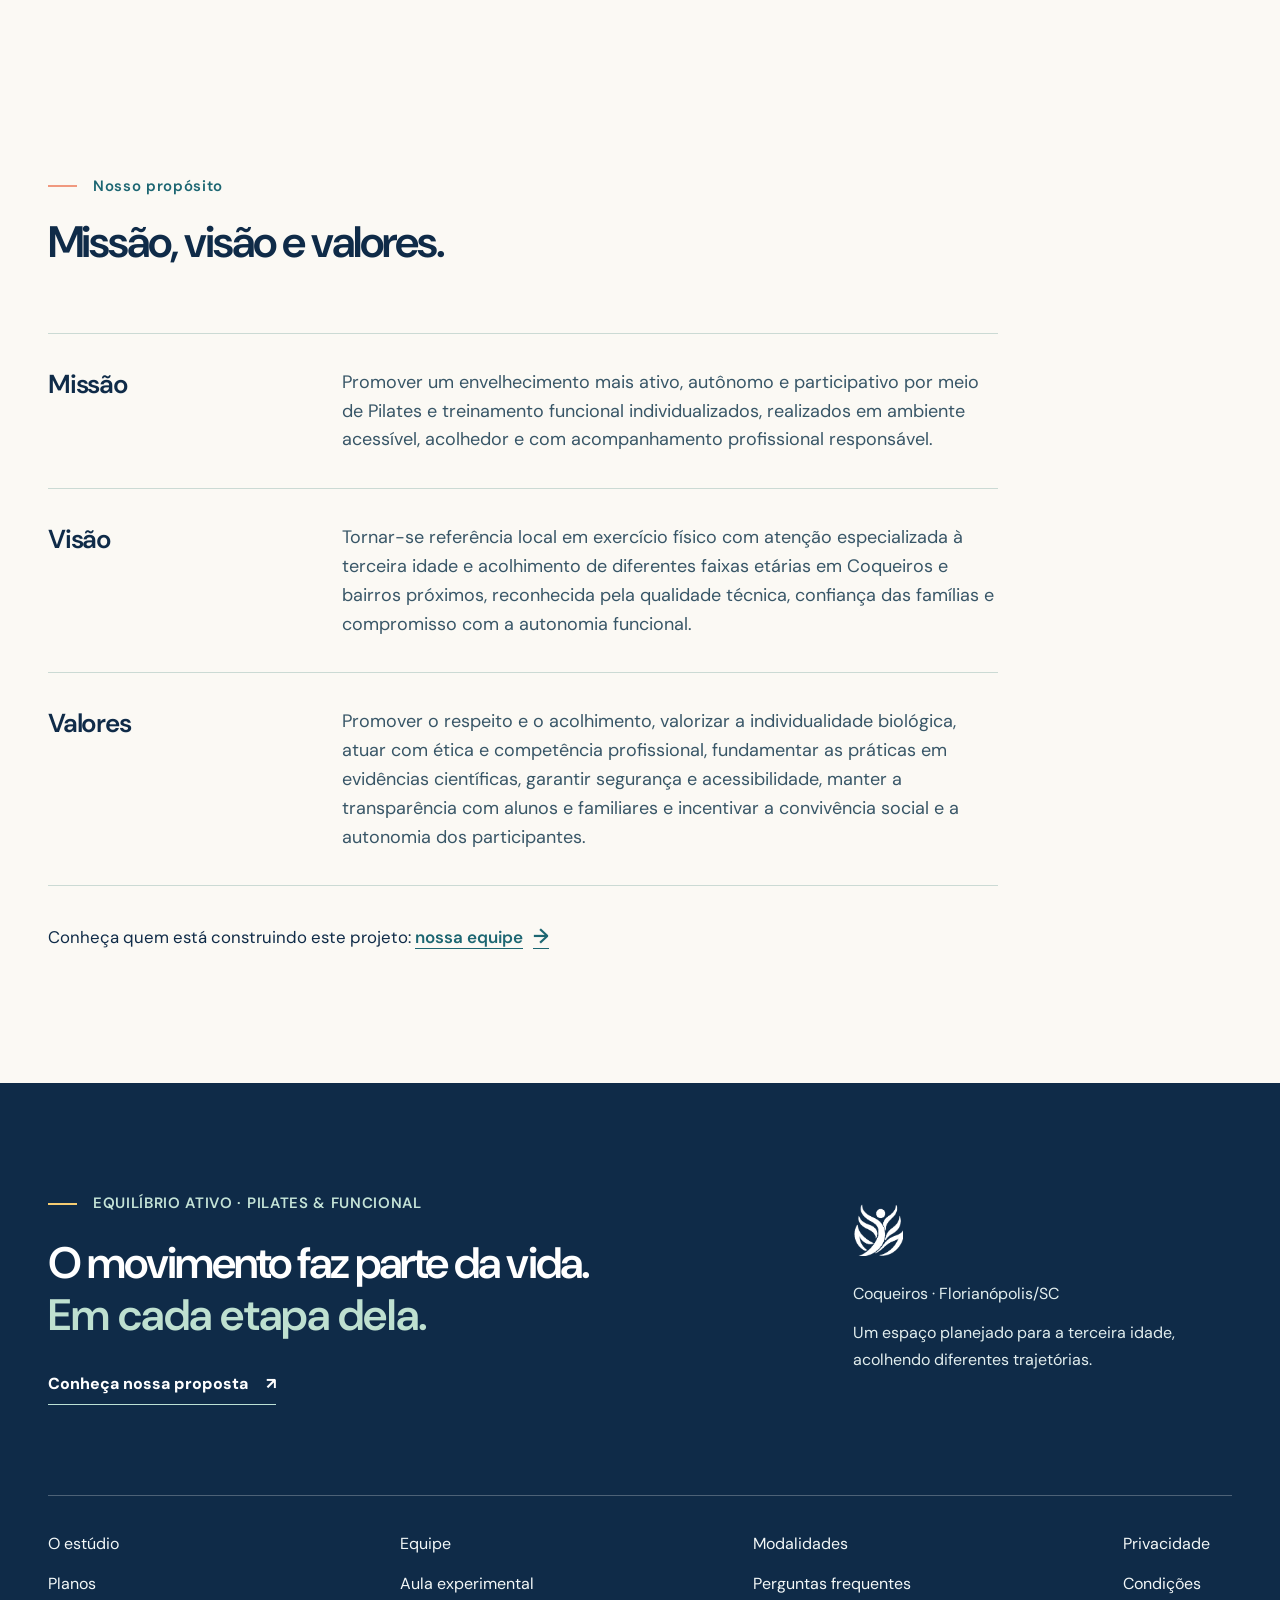
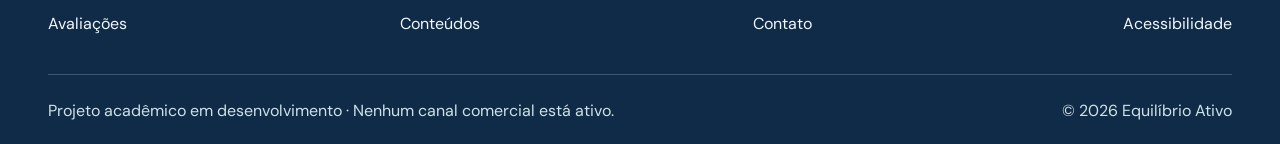
<file: sobre.html>
<!DOCTYPE html>

<html lang="pt-BR"><head>
<meta charset="utf-8"/><meta content="width=device-width, initial-scale=1" name="viewport"/>
<meta content="noindex,nofollow" name="robots"/><meta content="#0F2B48" name="theme-color"/><meta content="light" name="color-scheme"/>
<title>Sobre nós | Estúdio Equilíbrio Ativo</title>
<meta content="Conheça o propósito, os valores e a equipe do Estúdio Equilíbrio Ativo, espaço de Pilates e funcional para pessoas na terceira idade em Florianópolis." name="description"/>
<meta content="pt_BR" property="og:locale"/><meta content="website" property="og:type"/><meta content="Estúdio Equilíbrio Ativo" property="og:site_name"/>
<meta content="Sobre nós | Equilíbrio Ativo" property="og:title"/><meta content="Conheça o propósito, os valores e a equipe do Estúdio Equilíbrio Ativo, espaço de Pilates e funcional para pessoas na terceira idade em Florianópolis." property="og:description"/>
<meta content="summary" name="twitter:card"/><meta content="Sobre nós | Equilíbrio Ativo" name="twitter:title"/>
<link href="https://fonts.googleapis.com" rel="preconnect"/><link crossorigin="" href="https://fonts.gstatic.com" rel="preconnect"/><link href="https://fonts.googleapis.com/css2?family=DM+Sans:ital,wght@0,400;0,500;0,600;0,700;1,400;1,500;1,600&amp;display=swap" rel="stylesheet"/><link href="assets/icons/favicon.png" rel="icon" type="image/png"/><link href="assets/icons/favicon.png" rel="apple-touch-icon"/>
<script defer="" src="js/config.js"></script><script defer="" src="js/script.js"></script><script defer="" src="js/indicadores.js"></script>
<link href="css/styles.css" rel="stylesheet"/><link href="css/direcao-de-arte.css" rel="stylesheet"/><link href="css/organic-modern-wellness.css" rel="stylesheet"/></head><body class="page-sobre">
<link rel="stylesheet" href="css/logo-cabecalho-equilibrio.css">
    <a class="skip-link" href="#conteudo">Pular para o conteúdo</a><div class="announcement"><span aria-hidden="true" class="announcement__marker"></span><span data-config="launchText">Inauguração prevista para o 1º semestre de 2027</span><span aria-hidden="true" class="announcement__sep">/</span><span>Coqueiros · Florianópolis</span><span class="announcement__academic">/ Projeto acadêmico</span></div><header class="site-header"><div class="header-inner">
<a aria-label="Equilíbrio Ativo Pilates e Funcional — voltar ao início" class="brand" href="index.html"><img alt="" class="brand-logo-original" height="523" src="assets/images/logo-horizontal-equilibrio-ativo.png" width="525"/></a>
<nav aria-label="Navegação principal" class="main-nav" id="main-nav"><a href="index.html">Início</a><a aria-current="page" href="sobre.html">O estúdio</a><a href="modalidades.html">Modalidades</a><a href="planos.html">Planos</a><a href="conteudos-educativos.html">Conteúdos</a><a href="contato.html">Contato</a><a class="btn btn-primary nav-mobile-cta" href="agendamento.html">Solicitar aula experimental <span aria-hidden="true">↗</span></a></nav>
<div class="header-actions"><a class="header-cta" href="agendamento.html">Agendar visita <span aria-hidden="true">↗</span></a><button aria-controls="main-nav" aria-expanded="false" aria-label="Abrir menu" class="menu-toggle" type="button"><svg aria-hidden="true" fill="none" height="28" stroke="currentColor" stroke-linecap="round" stroke-width="2" viewbox="0 0 24 24" width="28"><path d="M4 7h16M4 12h16M4 17h16"></path></svg></button></div>
</div></header><main class="atelier-interior" id="conteudo"><section class="page-hero page-hero--atelier" data-theme="ink"><div class="container page-hero__grid"><div class="page-hero__overline"><span>ESTÚDIO EQUILÍBRIO ATIVO</span><span>02 / 13</span></div><nav aria-label="Navegação estrutural" class="breadcrumb"><a href="index.html">Início</a><span aria-hidden="true">/</span><span aria-current="page">Sobre nós</span></nav><p class="eyebrow">Estúdio Equilíbrio Ativo</p><h1>Um estúdio para seguir em movimento, em cada etapa da vida.</h1><p class="lead">Acreditamos que envelhecer com autonomia tem relação com as oportunidades de continuar vivendo, experimentando e se movimentando.</p><span class="page-hero__closing">MOVIMENTO • CONFIANÇA • AUTONOMIA</span></div><svg aria-hidden="true" class="page-hero__arc" fill="none" viewbox="0 0 500 550" xmlns="http://www.w3.org/2000/svg"><path d="M470 -70C180 100 63 287 283 550" stroke="currentColor" stroke-width="2"></path><path d="M506 -10C280 116 145 317 342 550" stroke="currentColor" stroke-width="2"></path><path d="M565 38C369 179 231 361 399 573" stroke="currentColor" stroke-width="2"></path></svg></section><section class="section"><div class="container split"><div><p class="eyebrow">Nossa essência</p><h2>Mais do que aulas, uma forma de acolher.</h2><p class="lead">O Estúdio Equilíbrio Ativo é um projeto de Pilates e treinamento funcional com atenção especial à terceira idade, sem estabelecer uma idade mínima rígida para participar. A adequação das atividades será avaliada individualmente. A inauguração está prevista para o primeiro semestre de 2027.</p><p>Nossa proposta une supervisão profissional, turmas pequenas e uma experiência em que cada pessoa é respeitada em seus objetivos, preferências e possibilidades.</p><p>Queremos que o exercício faça parte da vida de forma positiva — sem comparações, pressão ou expectativas irreais.</p><a class="btn btn-primary" href="modalidades.html">Conhecer modalidades<svg aria-hidden="true" class="" fill="none" stroke="currentColor" stroke-linecap="round" stroke-linejoin="round" stroke-width="1.9" viewbox="0 0 24 24"><path d="M5 12h14m-6-6 6 6-6 6"></path></svg></a></div><div class="organic-about-image-wrap"><div class="blob-panel atelier-featured-art"><img alt="Simulação conceitual da recepção do estúdio com a identidade Equilíbrio Ativo; não corresponde a imóvel confirmado" decoding="async" height="500" loading="lazy" src="assets/images/Recepção do Estúdio Equilíbrio Ativo.png" width="930"/><div class="blob-caption"><svg aria-hidden="true" class="" fill="none" stroke="currentColor" stroke-linecap="round" stroke-linejoin="round" stroke-width="1.9" viewbox="0 0 24 24"><circle cx="12" cy="12" r="4"></circle><path d="M12 2v2m0 16v2M4.9 4.9l1.4 1.4m11.4 11.4 1.4 1.4M2 12h2m16 0h2M4.9 19.1l1.4-1.4M17.7 6.3l1.4-1.4"></path></svg>Atividade física como parte da vida.</div></div><p class="photo-concept-label">Ambientação conceitual do projeto. Não é fotografia do imóvel.</p></div></div></section><section class="section section-soft"><div class="container"><div class="section-heading center"><p class="eyebrow">Nosso propósito</p><h2>Missão, visão e valores.</h2></div><div class="grid-3 organic-values">
<article class="statement"><div class="icon-box"><svg aria-hidden="true" class="" fill="none" stroke="currentColor" stroke-linecap="round" stroke-linejoin="round" stroke-width="1.9" viewbox="0 0 24 24"><path d="M20.8 4.6a5.5 5.5 0 0 0-7.8 0L12 5.7l-1.1-1.1a5.5 5.5 0 0 0-7.8 7.8L12 21l8.8-8.6a5.5 5.5 0 0 0 0-7.8Z"></path></svg></div><h3>Missão</h3><p>Promover um envelhecimento mais ativo, autônomo e participativo por meio de Pilates e treinamento funcional individualizados, realizados em ambiente acessível, acolhedor e com acompanhamento profissional responsável.</p></article>
<article class="statement"><div class="icon-box coral"><svg aria-hidden="true" class="" fill="none" stroke="currentColor" stroke-linecap="round" stroke-linejoin="round" stroke-width="1.9" viewbox="0 0 24 24"><circle cx="12" cy="12" r="4"></circle><path d="M12 2v2m0 16v2M4.9 4.9l1.4 1.4m11.4 11.4 1.4 1.4M2 12h2m16 0h2M4.9 19.1l1.4-1.4M17.7 6.3l1.4-1.4"></path></svg></div><h3>Visão</h3><p>Tornar-se referência local em exercício físico com atenção especializada à terceira idade e acolhimento de diferentes faixas etárias em Coqueiros e bairros próximos, reconhecida pela qualidade técnica, confiança das famílias e compromisso com a autonomia funcional.</p></article>
<article class="statement"><div class="icon-box yellow"><svg aria-hidden="true" class="" fill="none" stroke="currentColor" stroke-linecap="round" stroke-linejoin="round" stroke-width="1.9" viewbox="0 0 24 24"><path d="M20 4c-7-1-13 2-15 8-1 4 1 7 5 8 6 2 12-5 10-16Z"></path><path d="M5 20c2-5 6-9 12-12"></path></svg></div><h3>Valores</h3><p>Promover o respeito e o acolhimento, valorizar a individualidade biológica, atuar com ética e competência profissional, fundamentar as práticas em evidências científicas, garantir segurança e acessibilidade, manter a transparência com alunos e familiares e incentivar a convivência social e a autonomia dos participantes.</p></article></div><p class="essential-inline-link">Conheça quem está construindo este projeto: <a class="text-link" href="equipe.html">nossa equipe <span aria-hidden="true">→</span></a></p></div></section></main><footer class="atelier-footer">
<div class="container atelier-footer__top">
<div class="atelier-footer__statement"><p class="eyebrow">EQUILÍBRIO ATIVO · PILATES &amp; FUNCIONAL</p><p>O movimento faz parte da vida.<br/><em>Em cada etapa dela.</em></p><a class="footer-route" href="agendamento.html">Conheça nossa proposta <span aria-hidden="true">↗</span></a></div>
<div class="atelier-footer__aside"><a aria-label="Equilíbrio Ativo Pilates e Funcional — voltar ao início" class="brand footer-brand" href="index.html"><img alt="" class="brand-logo-original" height="346" src="assets/images/simbolo-branco.png" width="930"/></a><p>Coqueiros · Florianópolis/SC</p><p>Um espaço planejado para a terceira idade, acolhendo diferentes trajetórias.</p></div>
</div>
<div class="container atelier-footer__nav"><nav aria-label="Navegação do rodapé"><a href="sobre.html">O estúdio</a><a href="equipe.html">Equipe</a><a href="modalidades.html">Modalidades</a><a href="planos.html">Planos</a><a href="agendamento.html">Aula experimental</a><a href="perguntas-frequentes.html">Perguntas frequentes</a><a href="avaliacoes.html">Avaliações</a><a href="conteudos-educativos.html">Conteúdos</a><a href="contato.html">Contato</a></nav><nav aria-label="Informações legais"><a href="politica-de-privacidade.html">Privacidade</a><a href="termos-e-cancelamento.html">Condições</a><a href="acessibilidade.html">Acessibilidade</a></nav></div>
<div class="container atelier-footer__bottom"><span>Projeto acadêmico em desenvolvimento · Nenhum canal comercial está ativo.</span><span>© <span id="copyright-year">2026</span> Equilíbrio Ativo</span></div>
</footer>
<button aria-label="Voltar ao topo" class="back-to-top" hidden="" type="button"><svg aria-hidden="true" class="" fill="none" stroke="currentColor" stroke-linecap="round" stroke-linejoin="round" stroke-width="1.9" viewbox="0 0 24 24"><path d="M12 19V5m-6 6 6-6 6 6"></path></svg></button>
</body></html>
</file>
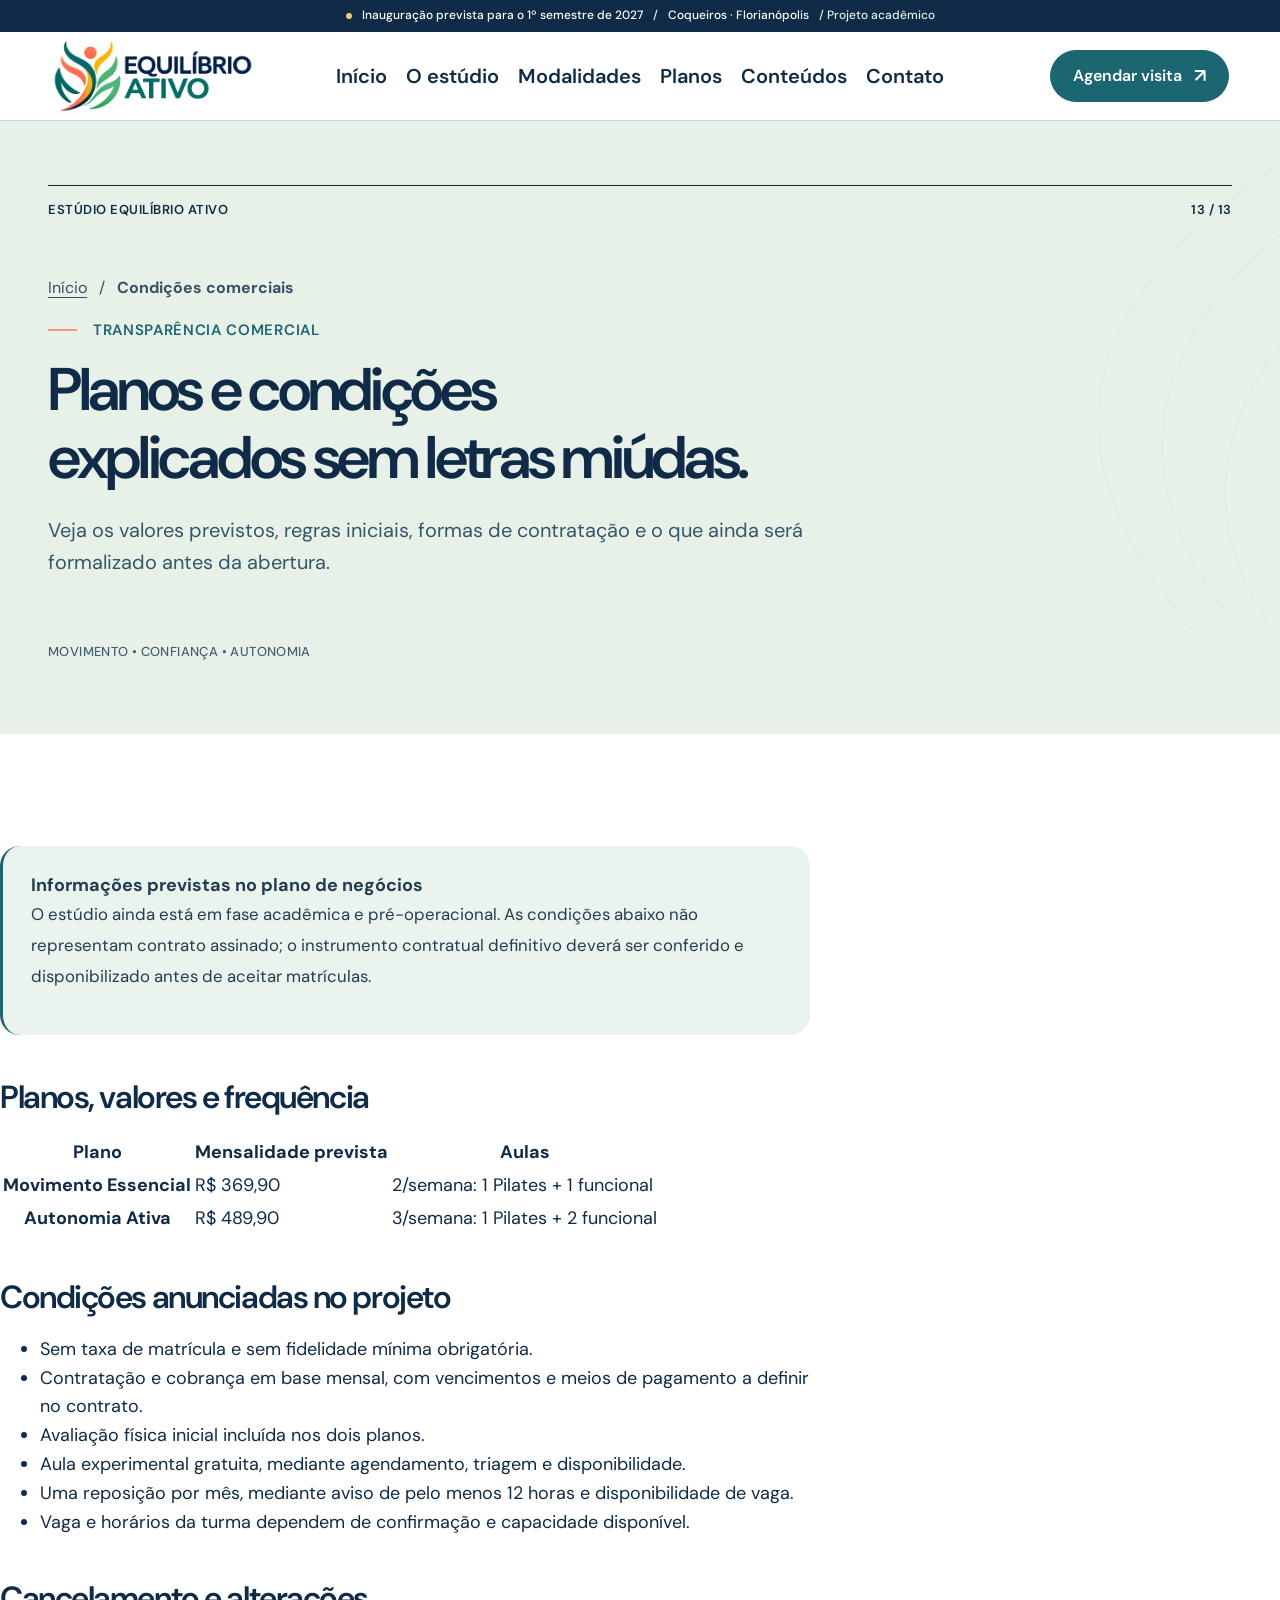
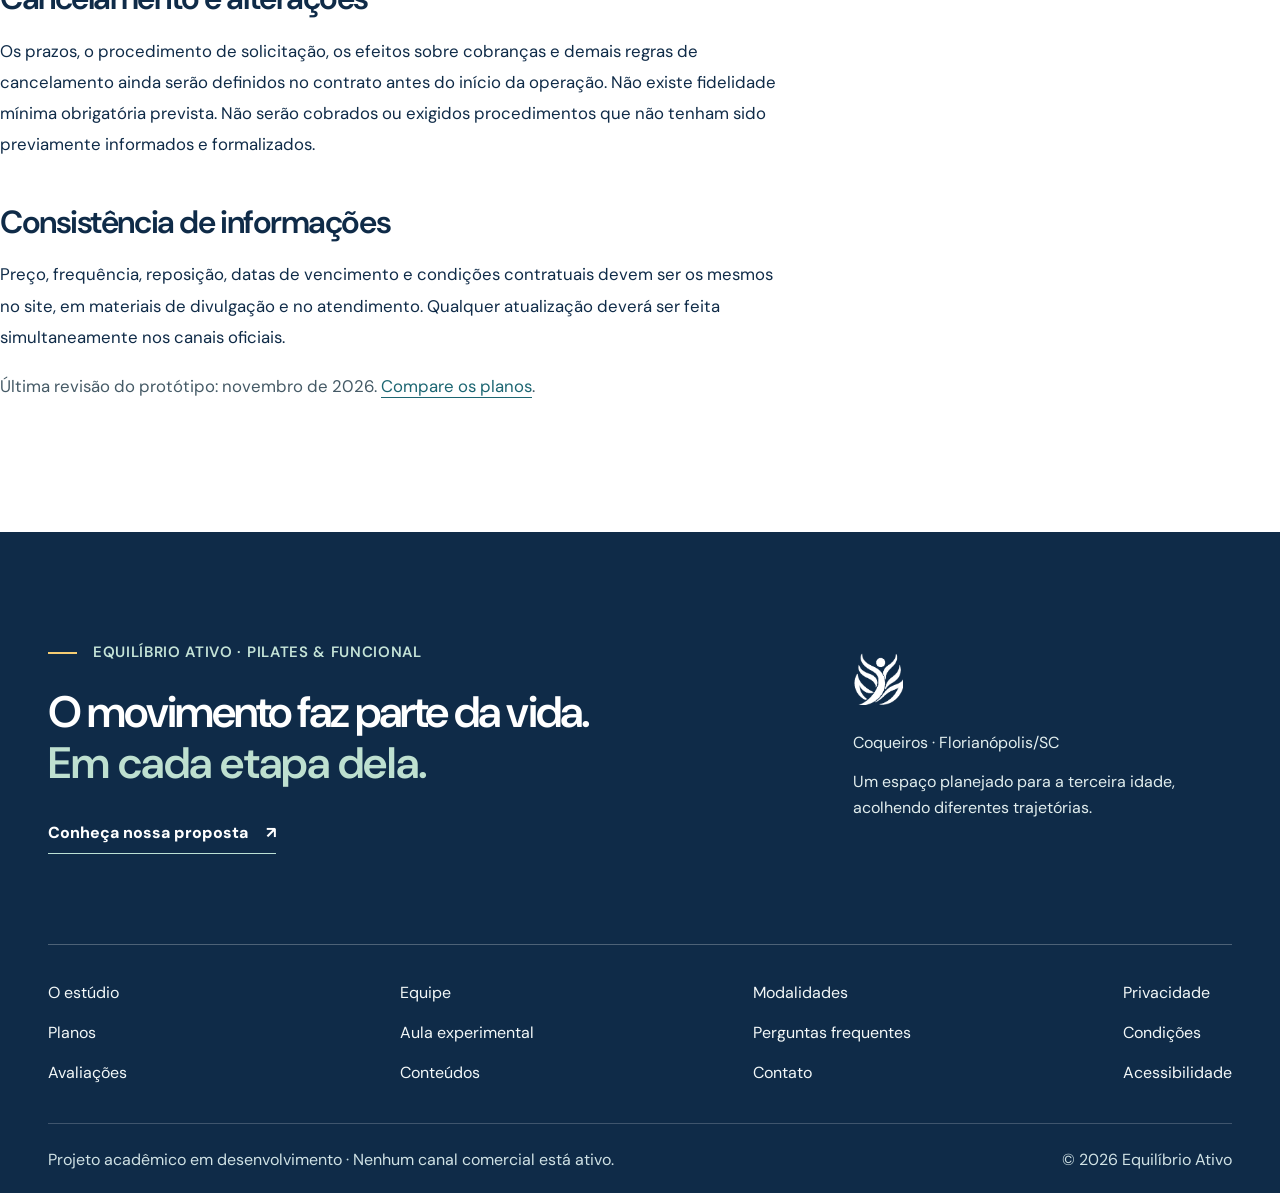
<file: termos-e-cancelamento.html>
<!DOCTYPE html>

<html lang="pt-BR"><head>
<meta charset="utf-8"/><meta content="width=device-width, initial-scale=1" name="viewport"/>
<meta content="noindex,nofollow" name="robots"/><meta content="#0F2B48" name="theme-color"/><meta content="light" name="color-scheme"/>
<title>Condições de contratação e cancelamento | Estúdio Equilíbrio Ativo</title>
<meta content="Planos, valores e condições previstas para o Equilíbrio Ativo, com identificação do que ainda depende de contrato." name="description"/>
<meta content="pt_BR" property="og:locale"/><meta content="website" property="og:type"/><meta content="Estúdio Equilíbrio Ativo" property="og:site_name"/>
<meta content="Condições de contratação e cancelamento | Equilíbrio Ativo" property="og:title"/><meta content="Planos, valores e condições previstas para o Equilíbrio Ativo, com identificação do que ainda depende de contrato." property="og:description"/>
<meta content="summary" name="twitter:card"/><meta content="Condições de contratação e cancelamento | Equilíbrio Ativo" name="twitter:title"/>
<link href="https://fonts.googleapis.com" rel="preconnect"/><link crossorigin="" href="https://fonts.gstatic.com" rel="preconnect"/><link href="https://fonts.googleapis.com/css2?family=DM+Sans:ital,wght@0,400;0,500;0,600;0,700;1,400;1,500;1,600&amp;display=swap" rel="stylesheet"/><link href="assets/icons/favicon.png" rel="icon" type="image/png"/><link href="assets/icons/favicon.png" rel="apple-touch-icon"/>
<script defer="" src="js/config.js"></script><script defer="" src="js/script.js"></script><script defer="" src="js/indicadores.js"></script>
<link href="css/styles.css" rel="stylesheet"/><link href="css/direcao-de-arte.css" rel="stylesheet"/><link href="css/organic-modern-wellness.css" rel="stylesheet"/></head><body class="page-termos-e-cancelamento">
<link rel="stylesheet" href="css/logo-cabecalho-equilibrio.css">
    <a class="skip-link" href="#conteudo">Pular para o conteúdo</a><div class="announcement"><span aria-hidden="true" class="announcement__marker"></span><span data-config="launchText">Inauguração prevista para o 1º semestre de 2027</span><span aria-hidden="true" class="announcement__sep">/</span><span>Coqueiros · Florianópolis</span><span class="announcement__academic">/ Projeto acadêmico</span></div><header class="site-header"><div class="header-inner">
<a aria-label="Equilíbrio Ativo Pilates e Funcional — voltar ao início" class="brand" href="index.html"><img alt="" class="brand-logo-original" height="523" src="assets/images/logo-horizontal-equilibrio-ativo.png" width="525"/></a>
<nav aria-label="Navegação principal" class="main-nav" id="main-nav"><a href="index.html">Início</a><a href="sobre.html">O estúdio</a><a href="modalidades.html">Modalidades</a><a href="planos.html">Planos</a><a href="conteudos-educativos.html">Conteúdos</a><a href="contato.html">Contato</a><a class="btn btn-primary nav-mobile-cta" href="agendamento.html">Solicitar aula experimental <span aria-hidden="true">↗</span></a></nav>
<div class="header-actions"><a class="header-cta" href="agendamento.html">Agendar visita <span aria-hidden="true">↗</span></a><button aria-controls="main-nav" aria-expanded="false" aria-label="Abrir menu" class="menu-toggle" type="button"><svg aria-hidden="true" fill="none" height="28" stroke="currentColor" stroke-linecap="round" stroke-width="2" viewbox="0 0 24 24" width="28"><path d="M4 7h16M4 12h16M4 17h16"></path></svg></button></div>
</div></header><main class="atelier-interior" id="conteudo"><section class="page-hero page-hero--atelier" data-theme="mint"><div class="container page-hero__grid"><div class="page-hero__overline"><span>ESTÚDIO EQUILÍBRIO ATIVO</span><span>13 / 13</span></div><nav aria-label="Navegação estrutural" class="breadcrumb"><a href="index.html">Início</a><span aria-hidden="true">/</span><span aria-current="page">Condições comerciais</span></nav><p class="eyebrow">TRANSPARÊNCIA COMERCIAL</p><h1>Planos e condições explicados sem letras miúdas.</h1><p class="lead">Veja os valores previstos, regras iniciais, formas de contratação e o que ainda será formalizado antes da abertura.</p><span class="page-hero__closing">MOVIMENTO • CONFIANÇA • AUTONOMIA</span></div><svg aria-hidden="true" class="page-hero__arc" fill="none" viewbox="0 0 500 550" xmlns="http://www.w3.org/2000/svg"><path d="M470 -70C180 100 63 287 283 550" stroke="currentColor" stroke-width="2"></path><path d="M506 -10C280 116 145 317 342 550" stroke="currentColor" stroke-width="2"></path><path d="M565 38C369 179 231 361 399 573" stroke="currentColor" stroke-width="2"></path></svg></section>
<section class="section"><div class="container narrow-copy"><div class="notice"><strong>Informações previstas no plano de negócios</strong><p>O estúdio ainda está em fase acadêmica e pré-operacional. As condições abaixo não representam contrato assinado; o instrumento contratual definitivo deverá ser conferido e disponibilizado antes de aceitar matrículas.</p></div>
<h2>Planos, valores e frequência</h2><div class="comparison-table-wrap"><table class="comparison-table"><thead><tr><th>Plano</th><th>Mensalidade prevista</th><th>Aulas</th></tr></thead><tbody><tr><th>Movimento Essencial</th><td><span data-price="essencial">R$ 369,90</span></td><td>2/semana: 1 Pilates + 1 funcional</td></tr><tr><th>Autonomia Ativa</th><td><span data-price="autonomia">R$ 489,90</span></td><td>3/semana: 1 Pilates + 2 funcional</td></tr></tbody></table></div>
<h2>Condições anunciadas no projeto</h2><ul class="plain-bullets"><li>Sem taxa de matrícula e sem fidelidade mínima obrigatória.</li><li>Contratação e cobrança em base mensal, com vencimentos e meios de pagamento a definir no contrato.</li><li>Avaliação física inicial incluída nos dois planos.</li><li>Aula experimental gratuita, mediante agendamento, triagem e disponibilidade.</li><li>Uma reposição por mês, mediante aviso de pelo menos 12 horas e disponibilidade de vaga.</li><li>Vaga e horários da turma dependem de confirmação e capacidade disponível.</li></ul>
<h2>Cancelamento e alterações</h2><p>Os prazos, o procedimento de solicitação, os efeitos sobre cobranças e demais regras de cancelamento ainda serão definidos no contrato antes do início da operação. Não existe fidelidade mínima obrigatória prevista. Não serão cobrados ou exigidos procedimentos que não tenham sido previamente informados e formalizados.</p>
<h2>Consistência de informações</h2><p>Preço, frequência, reposição, datas de vencimento e condições contratuais devem ser os mesmos no site, em materiais de divulgação e no atendimento. Qualquer atualização deverá ser feita simultaneamente nos canais oficiais.</p>
<p class="small muted">Última revisão do protótipo: novembro de 2026. <a href="planos.html">Compare os planos</a>.</p></div></section></main><footer class="atelier-footer">
<div class="container atelier-footer__top">
<div class="atelier-footer__statement"><p class="eyebrow">EQUILÍBRIO ATIVO · PILATES &amp; FUNCIONAL</p><p>O movimento faz parte da vida.<br/><em>Em cada etapa dela.</em></p><a class="footer-route" href="agendamento.html">Conheça nossa proposta <span aria-hidden="true">↗</span></a></div>
<div class="atelier-footer__aside"><a aria-label="Equilíbrio Ativo Pilates e Funcional — voltar ao início" class="brand footer-brand" href="index.html"><img alt="" class="brand-logo-original" height="346" src="assets/images/simbolo-branco.png" width="930"/></a><p>Coqueiros · Florianópolis/SC</p><p>Um espaço planejado para a terceira idade, acolhendo diferentes trajetórias.</p></div>
</div>
<div class="container atelier-footer__nav"><nav aria-label="Navegação do rodapé"><a href="sobre.html">O estúdio</a><a href="equipe.html">Equipe</a><a href="modalidades.html">Modalidades</a><a href="planos.html">Planos</a><a href="agendamento.html">Aula experimental</a><a href="perguntas-frequentes.html">Perguntas frequentes</a><a href="avaliacoes.html">Avaliações</a><a href="conteudos-educativos.html">Conteúdos</a><a href="contato.html">Contato</a></nav><nav aria-label="Informações legais"><a href="politica-de-privacidade.html">Privacidade</a><a href="termos-e-cancelamento.html">Condições</a><a href="acessibilidade.html">Acessibilidade</a></nav></div>
<div class="container atelier-footer__bottom"><span>Projeto acadêmico em desenvolvimento · Nenhum canal comercial está ativo.</span><span>© <span id="copyright-year">2026</span> Equilíbrio Ativo</span></div>
</footer>
<button aria-label="Voltar ao topo" class="back-to-top" hidden="" type="button"><svg aria-hidden="true" class="" fill="none" stroke="currentColor" stroke-linecap="round" stroke-linejoin="round" stroke-width="1.9" viewbox="0 0 24 24"><path d="M12 19V5m-6 6 6-6 6 6"></path></svg></button>
</body></html>
</file>
<file: css/styles.css>
/* =====================================================
   EQUILÍBRIO ATIVO — ESTILOS GLOBAIS
   Paleta oficial informada no briefing; visual adaptativo.
   Edite as variáveis abaixo para ajustar a identidade.
   ===================================================== */
:root {
  --navy: #0F2B48;
  --teal: #1C6672;
  --mint: #77B097;
  --coral: #F0997F;
  --yellow: #F5CC72;
  --cream: #FAF8F3;
  --cream-dark: #F1EFE8;
  --white: #FFFFFF;
  --text: #1A3145;
  --muted: #4F6170;
  --border: #DDE4E4;
  --shadow: 0 20px 50px rgba(15,43,72,.08);
  --shadow-sm: 0 9px 28px rgba(15,43,72,.055);
  --radius: 18px;
  --radius-lg: 28px;
  --max: 1200px;
  --font: 'Manrope', 'Nunito Sans', 'Segoe UI', system-ui, -apple-system, BlinkMacSystemFont, sans-serif;
}
*, *::before, *::after { box-sizing: border-box; }
html { scroll-behavior: smooth; scroll-padding-top: 116px; }
body { margin: 0; min-width: 320px; color: var(--text); background: var(--white); font: 400 16px/1.65 var(--font); -webkit-font-smoothing: antialiased; }
body.menu-open { overflow: hidden; }
::selection { color: var(--navy); background: #F5CC7299; }
a { color: inherit; text-decoration: none; }
button, input, textarea, select { font: inherit; }
button { cursor: pointer; }
img, svg { max-width: 100%; }
img { display: block; }
:focus-visible { outline: 3px solid var(--coral); outline-offset: 3px; }
[hidden] { display: none !important; }
.container { width: min(var(--max), calc(100% - 48px)); margin-inline: auto; }
.section { padding: clamp(70px, 8.5vw, 116px) 0; }
.section-sm { padding: 58px 0; }
.section-soft { background: var(--cream); }
.section-mint { background: #EEF6F0; }
.section-heading { max-width: 720px; margin-bottom: 42px; }
.section-heading.center { margin: 0 auto 44px; text-align: center; }
.section-heading p:last-child { margin-bottom: 0; }
.eyebrow { display: inline-flex; align-items: center; gap: 9px; color: var(--teal); letter-spacing: .12em; text-transform: uppercase; font-size: .75rem; font-weight: 850; margin: 0 0 18px; }
.eyebrow::before { content: ''; display: inline-block; width: 23px; height: 2px; background: currentColor; }
.eyebrow.no-line::before { display: none; }
.eyebrow.light { color: #BFE6D5; }
.heading-xl { font-size: clamp(3.2rem, 5.7vw, 5.6rem); letter-spacing: -.061em; line-height: 1.075; font-weight: 790; }
h1, h2, h3, h4, p { margin-top: 0; }
h1, h2, h3, h4 { color: var(--navy); }
h2 { font-size: clamp(2.1rem, 3.7vw, 3.65rem); letter-spacing: -.046em; line-height: 1.15; font-weight: 780; margin-bottom: 18px; }
h3 { font-size: 1.26rem; letter-spacing: -.026em; line-height: 1.3; margin-bottom: 12px; }
p { margin-bottom: 18px; }
.lead { font-size: clamp(1.06rem, 1.28vw, 1.18rem); color: var(--muted); line-height: 1.8; }
.small { font-size: .9rem; }
.muted { color: var(--muted); }
.text-light { color: #E2F2F0; }
.text-center { text-align: center; }
.max-text { max-width: 680px; }
.skip-link { position: fixed; z-index: 2000; inset: -200px auto auto 10px; background: var(--navy); color: white; padding: 12px 18px; border-radius: 6px; }
.skip-link:focus { top: 10px; }

/* Topo e navegação */
.announcement { color: white; background: var(--navy); padding: 9px 16px; text-align: center; font-size: .77rem; font-weight: 640; letter-spacing: .015em; }
.announcement .dot { width: 7px; height: 7px; display: inline-block; border-radius: 50%; background: var(--yellow); vertical-align: middle; margin-right: 9px; }
.site-header { position: sticky; top: 0; z-index: 100; background: rgba(255,255,255,.97); border-bottom: 1px solid #E7ECE9; backdrop-filter: blur(18px); }
.header-inner { min-height: 87px; display: flex; align-items: center; justify-content: space-between; gap: 24px; }
.brand { display: inline-flex; align-items: center; gap: 12px; min-width: 210px; }
.brand-symbol { width: 44px; height: 44px; position: relative; flex-shrink: 0; border: 2px solid var(--teal); border-radius: 48% 55% 47% 52%; transform: rotate(-16deg); background: #F1F8F5; }
.brand-symbol::before, .brand-symbol::after { content: ''; position: absolute; border-radius: 100%; transform: rotate(-38deg); }
.brand-symbol::before { width: 26px; height: 11px; border: 3px solid var(--mint); inset: 13px auto auto 7px; }
.brand-symbol::after { width: 9px; height: 9px; background: var(--coral); right: -2px; top: 6px; }
.brand-wordmark { display: flex; flex-direction: column; }
.brand-wordmark strong { font-size: 1.06rem; line-height: 1.18; color: var(--navy); letter-spacing: -.045em; font-weight: 850; }
.brand-wordmark span { font-size: .65rem; line-height: 1.5; color: var(--teal); font-weight: 800; letter-spacing: .17em; text-transform: uppercase; }
.main-nav { display: flex; align-items: center; gap: clamp(13px, 2vw, 28px); }
.main-nav > a:not(.btn) { color: #334C5B; font-size: .88rem; font-weight: 700; transition: color .2s; padding: 12px 0; position: relative; }
.main-nav > a:not(.btn):hover, .main-nav > a[aria-current="page"] { color: var(--teal); }
.main-nav > a[aria-current="page"]::after { content: ''; position: absolute; height: 3px; left: 0; right: 0; bottom: 5px; background: var(--teal); border-radius: 4px; }
.main-nav .btn { font-size: .82rem; padding: 13px 19px; white-space: nowrap; }
.menu-toggle { border: 1px solid var(--border); background: white; border-radius: 12px; color: var(--navy); width: 48px; height: 48px; display: none; align-items: center; justify-content: center; }
.menu-toggle svg { width: 23px; height: 23px; }

/* Botões e microcomponentes */
.btn { display: inline-flex; align-items: center; justify-content: center; gap: 10px; border: 2px solid transparent; border-radius: 999px; padding: 15px 25px; font-size: .92rem; font-weight: 820; line-height: 1.25; text-align: center; transition: transform .2s, background .2s, box-shadow .2s, border-color .2s; }
.btn svg { width: 19px; height: 19px; flex: 0 0 auto; }
.btn:hover { transform: translateY(-2px); }
.btn-primary { background: var(--teal); color: white; box-shadow: 0 10px 23px rgba(28,102,114,.16); }
.btn-primary:hover { background: #164D58; box-shadow: 0 13px 25px rgba(28,102,114,.23); }
.btn-navy { color: white; background: var(--navy); }
.btn-navy:hover { background: #153A5A; }
.btn-light { background: white; color: var(--navy); }
.btn-light:hover { background: #F0F5F1; }
.btn-outline { color: var(--navy); background: transparent; border-color: #B3C8CA; }
.btn-outline:hover { border-color: var(--teal); background: #F5FAF8; }
.btn-outline-light { color: white; border-color: #ACC7CD; background: transparent; }
.btn-outline-light:hover { background: rgba(255,255,255,.12); }
.btn-small { padding: 11px 18px; font-size: .83rem; }
.btn-block { width: 100%; }
.btn:disabled { opacity: .65; cursor: wait; transform: none; }
.text-link { font-weight: 830; color: var(--teal); display: inline-flex; align-items: center; gap: 9px; text-decoration-thickness: 1px; text-underline-offset: 5px; }
.text-link:hover { text-decoration: underline; }
.text-link svg { width: 18px; height: 18px; }
.pill { display: inline-flex; align-items: center; gap: 8px; padding: 8px 13px; background: #EFF8F2; color: var(--teal); font-size: .77rem; font-weight: 780; border: 1px solid #D9EDE3; border-radius: 999px; }
.pill::before { content: ''; width: 7px; height: 7px; background: var(--mint); border-radius: 50%; }
.icon-box { width: 53px; height: 53px; border-radius: 16px; background: #E8F1EC; display: grid; place-items: center; color: var(--teal); }
.icon-box.coral { background: #FBE9E3; color: #8C463A; }
.icon-box.yellow { background: #FFF4D6; color: #796015; }
.icon-box.navy { background: #E9EFF4; color: var(--navy); }
.icon-box svg { width: 26px; height: 26px; stroke-width: 1.8; }

/* Hero */
.hero { overflow: hidden; background: var(--cream); position: relative; padding: clamp(60px, 7.5vw, 94px) 0 87px; }
.hero::before { content: ''; position: absolute; width: 520px; height: 520px; background: #E2EEE6; border-radius: 50%; left: -390px; top: -310px; }
.hero-grid { display: grid; grid-template-columns: 1fr 1.02fr; gap: 48px; align-items: center; position: relative; }
.hero-copy h1 { max-width: 720px; margin: 0 0 26px; }
.hero-copy h1 em { font-style: normal; color: var(--teal); position: relative; }
.hero-copy h1 em::after { content: ''; position: absolute; bottom: -.06em; left: 3px; right: 3px; border-bottom: .09em solid #F5CC72; opacity: .85; border-radius: 50%; transform: rotate(-2deg); }
.hero-copy .lead { max-width: 505px; margin-bottom: 29px; }
.hero-actions { display: flex; flex-wrap: wrap; gap: 12px; margin-bottom: 35px; }
.hero-note { display: flex; align-items: center; gap: 11px; font-size: .88rem; color: #3E5865; font-weight: 650; }
.hero-note svg { width: 18px; color: var(--teal); }
.hero-art { position: relative; padding: 4px 0 22px; }
.hero-art .hero-image { width: 100%; height: auto; aspect-ratio: 1.04 / 1; object-fit: cover; border-radius: 43% 43% 25% 25% / 32% 30% 20% 20%; box-shadow: 0 22px 65px rgba(15,43,72,.075); background: #E8F2EC; }
.floating-card { position: absolute; padding: 14px 18px; background: white; border: 1px solid #E5E9E6; border-radius: 17px; box-shadow: 0 20px 50px rgba(15,43,72,.13); max-width: 250px; }
.floating-card.card-one { left: -47px; bottom: 68px; }
.floating-card.card-two { right: -12px; top: 43px; }
.floating-card strong { display: block; font-size: 1rem; line-height: 1.3; letter-spacing: -.03em; }
.floating-card span { display: block; color: #5A6E79; font-size: .74rem; line-height: 1.4; }
.floating-card .mini-row { display: flex; gap: 10px; align-items: center; }
.floating-card .mini-icon { display: grid; place-items: center; flex: 0 0 auto; width: 36px; height: 36px; border-radius: 50%; background: #E7F4EA; color: var(--teal); }
.floating-card.card-two .mini-icon { background: #FFF1CC; color: #70520B; }
.floating-card .mini-icon svg { width: 19px; height: 19px; }
.highlights { padding: 30px 0; border-bottom: 1px solid #E8EEEA; background: #fff; }
.highlights-inner { display: grid; grid-template-columns: repeat(3, 1fr); gap: 20px; }
.highlight { display: flex; align-items: center; justify-content: center; gap: 15px; padding: 8px 16px; border-right: 1px solid var(--border); }
.highlight:last-child { border: 0; }
.highlight svg { width: 31px; height: 31px; flex: 0 0 auto; color: var(--teal); }
.highlight strong { display: block; font-size: .95rem; line-height: 1.35; }
.highlight span { display: block; color: var(--muted); font-size: .76rem; line-height: 1.5; }

/* Blocos e cartões */
.grid-3 { display: grid; grid-template-columns: repeat(3, minmax(0,1fr)); gap: 22px; }
.grid-2 { display: grid; grid-template-columns: repeat(2, minmax(0,1fr)); gap: 24px; }
.feature-card, .plain-card { background: white; padding: 31px; border: 1px solid #E4EBE8; border-radius: var(--radius); box-shadow: var(--shadow-sm); }
.feature-card .icon-box { margin-bottom: 23px; }
.feature-card p { color: var(--muted); margin-bottom: 0; }
.plain-card p:last-child { margin-bottom: 0; }
.modality-card { display: grid; grid-template-columns: .94fr 1fr; border: 1px solid #E1EAE5; background: white; min-height: 325px; border-radius: 24px; overflow: hidden; box-shadow: var(--shadow-sm); }
.modality-card .modality-art { background: #E7F2ED; display: grid; place-items: center; overflow: hidden; }
.modality-card .modality-art.coral-art { background: #F8EAE2; }
.modality-card .modality-art img { width: 100%; height: 100%; min-height: 325px; object-fit: cover; }
.modality-card .modality-content { padding: clamp(24px, 3vw, 38px); display: flex; flex-direction: column; align-items: flex-start; justify-content: center; }
.modality-card h3 { font-size: 1.65rem; margin: 14px 0 12px; }
.modality-card p { color: var(--muted); }
.modality-card .text-link { margin-top: 9px; }
.info-chip { display: inline-block; border: 1px solid #D7E7DF; background: #F3FAF5; border-radius: 999px; color: var(--teal); font-weight: 780; font-size: .76rem; padding: 6px 13px; }
.info-chip.coral { background: #FFF4EE; border-color: #F4D7CD; color: #A25742; }
.split { display: grid; grid-template-columns: 1fr 1fr; gap: clamp(35px, 7vw, 94px); align-items: center; }
.split.visual-first { grid-template-columns: 1fr 1fr; }
.blob-panel { min-height: 490px; border-radius: 34px; overflow: hidden; background: #E5F0E8; padding: 36px; position: relative; display: flex; flex-direction: column; justify-content: flex-end; }
.blob-panel::before { content: ''; position: absolute; width: 420px; height: 420px; background: #CDE3D4; border-radius: 50%; right: -145px; top: -80px; }
.blob-panel::after { content: ''; position: absolute; width: 150px; height: 150px; border: 30px solid #F8D8B4; border-radius: 50%; left: -48px; top: 50px; }
.blob-panel img { width: 95%; max-height: 330px; margin: 0 auto; position: relative; z-index: 1; object-fit: contain; }
.blob-caption { position: relative; z-index: 2; display: flex; align-items: center; gap: 15px; max-width: 380px; background: white; padding: 19px 22px; border-radius: 14px; box-shadow: var(--shadow-sm); font-weight: 800; font-size: .96rem; }
.blob-caption svg { width: 25px; height: 25px; flex-shrink: 0; color: var(--teal); }
.check-list { padding: 0; margin: 28px 0 30px; list-style: none; }
.check-list li { display: flex; gap: 13px; margin-bottom: 17px; line-height: 1.55; }
.check-list li svg { width: 22px; height: 22px; flex: 0 0 22px; color: var(--teal); margin-top: 1px; }
.step-list { display: grid; grid-template-columns: repeat(4, 1fr); gap: 23px; counter-reset: steps; }
.step { padding-top: 32px; border-top: 2px solid #D6E2DC; position: relative; }
.step::before { content: ''; width: 14px; height: 14px; border: 3px solid var(--teal); background: white; border-radius: 50%; position: absolute; top: -8px; left: 0; }
.step .step-number { font-size: 2.5rem; letter-spacing: -.06em; font-weight: 800; color: #91BEB0; display: block; margin-bottom: 17px; line-height: 1; }
.step h3 { font-size: 1.09rem; }
.step p { font-size: .91rem; color: var(--muted); margin: 0; }
.team-grid { display: grid; grid-template-columns: repeat(4, 1fr); gap: 18px; }
.team-card { padding: 20px; border: 1px solid #E3EAE7; border-radius: 20px; background: white; }
.avatar { width: 100%; aspect-ratio: 1.18; border-radius: 15px; display: grid; place-items: center; font-size: clamp(2.4rem, 5vw, 4rem); font-weight: 780; letter-spacing: -.06em; color: var(--navy); margin-bottom: 21px; background: #DDEDE5; }
.avatar.pink { background: #F7E2DC; }
.avatar.yellow { background: #F9EDC9; }
.avatar.blue { background: #DCE8F0; }
.team-card h3 { font-size: 1.02rem; margin-bottom: 7px; }
.team-card p { font-size: .82rem; color: var(--muted); margin: 0; }

/* Planos */
.pricing-grid { display: grid; grid-template-columns: repeat(2, minmax(0, 1fr)); gap: 24px; max-width: 950px; margin: 0 auto; }
.pricing-card { padding: 36px; border-radius: 25px; background: white; border: 1px solid #DDE9E5; box-shadow: var(--shadow-sm); display: flex; flex-direction: column; }
.pricing-card.accent { border: 2px solid var(--teal); background: #F9FCFA; }
.pricing-card .plan-icon { width: 42px; height: 42px; margin-bottom: 20px; color: var(--teal); }
.pricing-card h3 { font-size: 1.36rem; }
.pricing-card .plan-description { font-size: .89rem; color: var(--muted); min-height: 54px; }
.plan-price { margin: 22px 0 21px; font-size: clamp(2.3rem, 3.5vw, 3.3rem); font-weight: 850; line-height: 1; letter-spacing: -.055em; color: var(--navy); white-space: nowrap; }
.plan-price span { font-size: .9rem; font-weight: 650; color: var(--muted); letter-spacing: 0; }
.pricing-card .check-list { margin: 12px 0 27px; }
.pricing-card .check-list li { margin-bottom: 11px; font-size: .9rem; }
.pricing-card .check-list svg { width: 19px; height: 19px; flex-basis: 19px; }
.pricing-card .btn { margin-top: auto; }
.pricing-card .small { margin: 14px 0 0; color: var(--muted); text-align: center; }
.rules-card { padding: 32px; background: #F6F8F7; border: 1px solid var(--border); border-radius: 22px; }
.rules-card p:last-child { margin-bottom: 0; }
.rules-grid { display: grid; grid-template-columns: repeat(2,1fr); gap: 18px 36px; }
.rule { display: flex; gap: 12px; }
.rule svg { flex: 0 0 20px; color: var(--teal); }
.rule strong { display: block; line-height: 1.35; margin-bottom: 3px; }
.rule span { color: var(--muted); font-size: .86rem; }

/* FAQ */
.faq-list { max-width: 890px; margin: auto; border-top: 1px solid #DBE5E1; }
.faq-list details { border-bottom: 1px solid #DBE5E1; }
.faq-list summary { padding: 23px 38px 23px 0; display: flex; justify-content: space-between; align-items: center; gap: 24px; font-size: 1.03rem; font-weight: 760; line-height: 1.35; color: var(--navy); cursor: pointer; list-style: none; position: relative; }
.faq-list summary::-webkit-details-marker { display: none; }
.faq-list summary::after { content: '+'; font-size: 1.7rem; font-weight: 500; color: var(--teal); position: absolute; right: 2px; top: 18px; }
.faq-list details[open] summary::after { content: '−'; }
.faq-list .faq-answer { padding: 0 38px 20px 0; max-width: 760px; color: var(--muted); }
.faq-list .faq-answer p:last-child { margin: 0; }

/* CTA, páginas internas, contato */
.cta-band { background: var(--navy); color: white; padding: clamp(45px, 6.5vw, 74px); border-radius: 29px; overflow: hidden; position: relative; display: flex; gap: 35px; align-items: center; justify-content: space-between; }
.cta-band::after { content: ''; position: absolute; width: 350px; height: 350px; border: 65px solid rgba(119,176,151,.14); border-radius: 50%; top: -200px; right: 0; }
.cta-band h2 { color: white; margin: 0 0 15px; max-width: 590px; font-size: clamp(2rem, 3.3vw, 3.2rem); }
.cta-band p { color: #E2EEF0; max-width: 530px; margin: 0; }
.cta-band .cta-actions { display: flex; gap: 12px; flex-shrink: 0; z-index: 1; }
.page-hero { background: var(--cream); padding: 76px 0 77px; overflow: hidden; position: relative; }
.page-hero::after { content: ''; position: absolute; width: 310px; height: 310px; border: 54px solid #E1EFE5; border-radius: 50%; right: -95px; bottom: -155px; }
.page-hero .container { position: relative; z-index: 1; }
.page-hero h1 { font-size: clamp(2.7rem,5.4vw,4.8rem); line-height: 1.1; letter-spacing: -.06em; max-width: 840px; margin: 0 0 20px; }
.page-hero .lead { max-width: 730px; margin-bottom: 0; }
.page-hero .breadcrumb { margin-bottom: 27px; }
.breadcrumb { display: flex; gap: 9px; align-items: center; font-size: .82rem; color: var(--muted); }
.breadcrumb a { text-decoration: underline; text-underline-offset: 3px; }
.breadcrumb span[aria-current] { color: var(--teal); font-weight: 720; }
.statement { padding: 37px; border-radius: 24px; border: 1px solid #DDE8E3; background: white; }
.statement .icon-box { margin-bottom: 24px; }
.statement h3 { margin-bottom: 15px; }
.statement p { color: var(--muted); margin: 0; }
.quote-panel { background: var(--navy); padding: clamp(35px,5.4vw,64px); border-radius: 25px; color: white; position: relative; }
.quote-panel p { color: white; font-size: clamp(1.55rem,2.65vw,2.35rem); letter-spacing: -.03em; line-height: 1.5; font-weight: 700; margin: 0; }
.quote-panel strong { color: #A8DFC7; }
.modality-detail { display: grid; grid-template-columns: .9fr 1.1fr; gap: clamp(36px,6vw,90px); align-items: center; }
.modality-detail.flip { grid-template-columns: 1.1fr .9fr; }
.modality-detail .image-frame { border-radius: 28px; overflow: hidden; background: #E8F2EC; }
.modality-detail .image-frame.pink { background: #FAE8DE; }
.modality-detail .image-frame img { aspect-ratio: 1.15 / 1; width: 100%; height: 100%; object-fit: cover; }
.modality-detail h2 { margin-top: 17px; }
.modality-detail .check-list { margin: 20px 0 28px; }
.note-panel { display: flex; gap: 18px; padding: 25px; background: #EFF6F1; border-left: 4px solid var(--mint); border-radius: 12px; }
.note-panel svg { width: 25px; height: 25px; flex: 0 0 25px; color: var(--teal); margin-top: 3px; }
.note-panel p { margin: 0; }
.contact-layout { display: grid; grid-template-columns: .84fr 1.16fr; gap: clamp(32px,7vw,94px); align-items: start; }
.contact-info { display: grid; gap: 22px; }
.contact-detail { display: flex; align-items: flex-start; gap: 14px; padding-bottom: 20px; border-bottom: 1px solid var(--border); }
.contact-detail svg { width: 24px; height: 24px; color: var(--teal); flex: 0 0 24px; margin-top: 3px; }
.contact-detail strong { display: block; margin-bottom: 3px; }
.contact-detail p { color: var(--muted); margin: 0; font-size: .9rem; }
.contact-card { padding: 35px; border-radius: 26px; border: 1px solid #DDE8E3; box-shadow: var(--shadow); background: white; }
.contact-card h2 { font-size: 1.9rem; }
.form-grid { display: grid; grid-template-columns: repeat(2,minmax(0,1fr)); gap: 20px; }
.field { display: flex; flex-direction: column; gap: 7px; margin-bottom: 20px; }
.field label { color: var(--navy); font-weight: 730; font-size: .87rem; }
.field label .required { color: #A14834; }
.field input, .field select, .field textarea { width: 100%; border: 1.5px solid #B8C9CA; border-radius: 11px; padding: 13px 15px; background: white; color: var(--navy); font-size: .95rem; min-height: 51px; }
.field textarea { resize: vertical; min-height: 138px; }
.field input:focus, .field select:focus, .field textarea:focus { border-color: var(--teal); outline: 3px solid #77B09766; outline-offset: 0; }
.field ::placeholder { color: #6E7B82; }
.form-check { display: flex; gap: 12px; align-items: flex-start; font-size: .85rem; color: var(--muted); line-height: 1.5; margin: 6px 0 24px; }
.form-check input { width: 19px; height: 19px; flex: 0 0 auto; accent-color: var(--teal); margin: 2px 0 0; }
.form-check a { color: var(--teal); text-decoration: underline; }
.form-feedback { padding: 16px 17px; margin: 20px 0 0; border-radius: 10px; font-size: .89rem; }
.form-feedback.info { color: #194A59; background: #E8F2F4; border: 1px solid #BBDCE0; }
.form-feedback.success { color: #16563F; background: #E7F5EB; border: 1px solid #A9D5B5; }
.form-feedback.error { color: #8C3729; background: #FFF0EB; border: 1px solid #E7B5A8; }
.message-draft { background: #F5F8F7; border: 1px solid #C8DCD5; padding: 20px; border-radius: 13px; margin-top: 17px; }
.message-draft pre { font: inherit; font-size: .9rem; white-space: pre-wrap; overflow-wrap: anywhere; }
.form-note { color: var(--muted); font-size: .83rem; line-height: 1.55; margin: 15px 0 0; }
.privacy-content { max-width: 830px; }
.privacy-content h2 { font-size: 1.55rem; margin: 35px 0 13px; }
.privacy-content p, .privacy-content li { color: var(--muted); }
.privacy-content ul { padding-left: 25px; }

/* Rodapé */
.site-footer { background: #102C43; color: #D6E5E9; margin-top: 0; padding: 70px 0 0; }
.footer-grid { display: grid; grid-template-columns: 1.5fr 1fr 1.08fr 1.05fr; gap: clamp(24px,4vw,52px); padding-bottom: 56px; }
.footer-brand .brand-wordmark strong, .footer-brand .brand-wordmark span { color: white; }
.footer-brand .brand-symbol { background: #23445B; }
.footer-about { margin: 22px 0; font-size: .86rem; line-height: 1.8; max-width: 310px; }
.footer-heading { font-size: .92rem; font-weight: 800; color: white; margin: 3px 0 19px; }
.footer-col { display: flex; flex-direction: column; gap: 11px; }
.footer-col a:not(.btn) { font-size: .85rem; color: #DBE7EA; }
.footer-col a:not(.btn):hover { color: white; text-decoration: underline; }
.footer-col p { font-size: .84rem; margin: 0; color: #C9DBDF; }
.footer-col .footer-muted { color: #AEC8CE; }
.footer-bottom { border-top: 1px solid #375065; padding: 22px 0; display: flex; justify-content: space-between; align-items: center; gap: 20px; color: #BED0D7; font-size: .77rem; }
.footer-bottom p { margin: 0; }
.back-to-top { position: fixed; z-index: 50; bottom: 25px; right: 25px; display: grid; place-items: center; width: 49px; height: 49px; border: 1px solid #DDE8E3; border-radius: 50%; color: white; background: var(--teal); box-shadow: var(--shadow); }
.back-to-top:hover { background: var(--navy); }
.back-to-top svg { width: 23px; height: 23px; }

/* Responsividade */
@media (max-width: 1080px) {
  .main-nav { gap: 14px; }
  .main-nav .btn { padding-inline: 14px; }
  .brand { min-width: 197px; }
  .modality-card { grid-template-columns: 1fr; }
  .modality-card .modality-art img { height: 230px; min-height: 230px; }
  .modality-card .modality-content { min-height: 275px; }
  .floating-card.card-one { left: -24px; }
  .footer-grid { grid-template-columns: 1.4fr 1fr 1fr; }
  .footer-grid .footer-last { grid-column: 2 / -1; }
}
@media (max-width: 900px) {
  .menu-toggle { display: inline-flex; }
  .main-nav { position: absolute; background: white; left: 0; top: 100%; width: 100%; padding: 20px 24px 28px; display: none; flex-direction: column; align-items: stretch; gap: 4px; box-shadow: 0 22px 26px rgba(15,43,72,.09); border-bottom: 1px solid #DFE7E3; max-height: calc(100dvh - 110px); overflow: auto; }
  .main-nav.is-open { display: flex; }
  .main-nav > a:not(.btn) { padding: 13px 10px; font-size: 1rem; border-radius: 8px; }
  .main-nav > a[aria-current="page"]::after { bottom: 6px; left: 10px; right: auto; width: 55px; }
  .main-nav .btn { margin-top: 14px; }
  .hero-grid { gap: 28px; }
  .hero-copy h1 { font-size: clamp(2.9rem, 5.6vw, 4.1rem); }
  .floating-card.card-one { left: -18px; bottom: 48px; }
  .floating-card.card-two { top: 15px; right: -13px; }
  .team-grid { grid-template-columns: repeat(2,1fr); }
  .cta-band { flex-direction: column; align-items: flex-start; }
  .contact-layout { gap: 30px; }
  .footer-grid { grid-template-columns: repeat(2, 1fr); }
  .footer-grid .footer-last { grid-column: auto; }
}
@media (max-width: 720px) {
  .container { width: min(var(--max), calc(100% - 36px)); }
  .section { padding: 70px 0; }
  .announcement { font-size: .72rem; }
  .header-inner { min-height: 75px; }
  .hero { padding: 55px 0 68px; }
  .hero-grid, .split, .split.visual-first, .modality-detail, .modality-detail.flip, .contact-layout { grid-template-columns: 1fr; }
  .hero-copy h1 { font-size: clamp(2.85rem, 10vw, 4.6rem); }
  .hero-art { max-width: 530px; width: 88%; margin: 25px auto 0; }
  .hero-art .hero-image { aspect-ratio: 1.05; }
  .floating-card { max-width: 225px; }
  .floating-card.card-one { left: -8%; }
  .floating-card.card-two { right: -8%; }
  .highlights-inner { grid-template-columns: 1fr; gap: 5px; }
  .highlight { justify-content: flex-start; border: 0; border-bottom: 1px solid var(--border); padding: 14px 10px; }
  .highlight:last-child { border: 0; }
  .grid-3, .grid-2, .pricing-grid { grid-template-columns: 1fr; }
  .modality-card { grid-template-columns: minmax(0, .82fr) 1fr; }
  .modality-card .modality-art img { height: 100%; min-height: 305px; }
  .modality-card .modality-content { min-height: 305px; }
  .split .blob-panel { min-height: 410px; }
  .step-list { grid-template-columns: repeat(2,1fr); gap: 30px; }
  .page-hero { padding: 55px 0; }
  .page-hero h1 { font-size: clamp(2.7rem, 10vw, 4rem); }
  .modality-detail.flip .image-frame { order: 0; }
  .modality-detail.flip .detail-copy { order: 1; }
  .contact-info { grid-template-columns: repeat(2,1fr); }
  .rules-grid { grid-template-columns: 1fr; }
}
@media (max-width: 520px) {
  body { font-size: 15.5px; }
  .container { width: calc(100% - 34px); }
  .brand { min-width: 0; gap: 10px; }
  .brand-symbol { width: 40px; height: 40px; }
  .brand-wordmark strong { font-size: .95rem; }
  .brand-wordmark span { font-size: .61rem; }
  .hero-actions { flex-direction: column; align-items: stretch; }
  .hero-actions .btn { width: 100%; }
  .hero-art { width: 94%; }
  .floating-card { padding: 10px; max-width: 186px; }
  .floating-card strong { font-size: .83rem; }
  .floating-card span { font-size: .68rem; }
  .floating-card .mini-icon { width: 31px; height: 31px; }
  .floating-card.card-one { left: -4%; bottom: 31px; }
  .floating-card.card-two { right: -4%; top: 20px; }
  .modality-card { grid-template-columns: 1fr; }
  .modality-card .modality-art img { min-height: 210px; height: 230px; }
  .modality-card .modality-content { min-height: 0; }
  .feature-card, .plain-card, .statement { padding: 26px; }
  .step-list { grid-template-columns: 1fr; gap: 25px; }
  .team-grid { grid-template-columns: 1fr 1fr; gap: 11px; }
  .team-card { padding: 12px; }
  .team-card h3 { font-size: .92rem; }
  .team-card p { font-size: .76rem; }
  .avatar { margin-bottom: 13px; }
  .pricing-card { padding: 26px; }
  .plan-price { font-size: 2.35rem; }
  .cta-band { padding: 32px 27px; }
  .cta-band .cta-actions { width: 100%; flex-direction: column; }
  .cta-band .cta-actions .btn { width: 100%; }
  .contact-info, .form-grid { grid-template-columns: 1fr; }
  .contact-card { padding: 25px 20px; }
  .footer-grid { grid-template-columns: 1fr; gap: 34px; }
  .footer-bottom { align-items: flex-start; flex-direction: column; }
  .back-to-top { right: 15px; bottom: 15px; }
}
@media (prefers-reduced-motion: reduce) {
  html { scroll-behavior: auto; }
  *, *::before, *::after { animation-duration: .01ms !important; animation-iteration-count: 1 !important; transition-duration: .01ms !important; }
}
</file>
<file: css/direcao-de-arte.css>
/* =====================================================================
   EQUILÍBRIO ATIVO / TRAJETÓRIAS EM MOVIMENTO — Direção de Arte 2026
   Origem da linguagem: movimento orgânico da marca, respiro editorial,
   contrastes acessíveis e composição adequada à informação de cada página.
   Paleta da marca NÃO alterada. Não modificar regras antigas no styles.css:
   este arquivo é a fonte de verdade da camada visual e responsiva.
   ===================================================================== */
:root {
  --navy:#0F2B48; --teal:#1C6672; --mint:#77B097;
  --coral:#F0997F; --yellow:#F5CC72;
  --paper:#FBF9F4; --paper-deep:#F2F5EF; --cloud:#E8F1E8;
  --ink:#0F2B48; --text:#243D4E; --muted:#455A66;
  --font:'Manrope',system-ui,-apple-system,sans-serif;
  --display:'DM Sans',system-ui,-apple-system,sans-serif;
  --serif:'Instrument Serif',Georgia,serif;
  --max:1320px;
}
html {scroll-behavior:smooth;scroll-padding-top:112px}
body {font-family:var(--font);color:var(--text);font-size:18px;line-height:1.7;background:#FFF;min-width:320px;overflow-x:clip}
*,*::before,*::after {box-sizing:border-box}
.container {width:min(var(--max),calc(100% - clamp(36px,7vw,128px)));margin-inline:auto}
img {max-width:100%}
[hidden] {display:none!important}
a {text-underline-offset:5px}
:focus-visible {outline:3px solid #C2634B;outline-offset:4px}
::selection {background:#F5CC72;color:var(--ink)}
h1,h2,h3,h4,p {margin-top:0}
h1,h2,h3,h4 {font-family:var(--display);font-weight:700;color:var(--ink);letter-spacing:-.052em;line-height:1.14;text-wrap:balance}
h2 {font-size:clamp(2.45rem,4vw,4.15rem);margin-bottom:24px}
h3 {font-size:clamp(1.55rem,2.3vw,2.25rem)}
p {max-width:80ch}
.lead {font-size:clamp(1.13rem,1.4vw,1.31rem);line-height:1.77;color:#355367}
.small {font-size:.94rem}.muted {color:#455A66}
.eyebrow {font-family:var(--font);font-size:.86rem;line-height:1.55;font-weight:800;letter-spacing:.13em;color:var(--teal);margin:0 0 20px;text-transform:uppercase}
.eyebrow:before {width:29px;height:2px;margin-right:7px;background:var(--coral)}
.section {padding:clamp(88px,10vw,150px) 0}
.section-soft {background:var(--paper)}
.section-heading,.section-heading.center {text-align:left;margin:0 0 clamp(34px,5vw,65px);max-width:790px}
.section-heading h2{max-width:21ch}
.section-heading p.lead {max-width:56ch}
.skip-link {position:fixed;top:-100px;left:18px;z-index:10000;background:#FFF;color:var(--navy);border:2px solid var(--navy);padding:13px 20px}
.skip-link:focus {top:14px}

/* CAMADA 01 / SINALIZAÇÃO E NAVEGAÇÃO — largura integral, centro estável. */
.announcement {background:var(--navy);color:#FFF;min-height:36px;display:flex;align-items:center;justify-content:center;flex-wrap:wrap;gap:10px 16px;padding:6px 20px;font:700 .78rem/1.45 var(--font);letter-spacing:.02em}
.announcement__marker {width:6px;height:6px;display:inline-block;background:var(--yellow);border-radius:50%;flex:0 0 auto}
.announcement__sep,.announcement__academic {color:#E4F0EA}
.site-header {position:sticky;top:0;z-index:1000;background:rgba(255,255,255,.97);border-bottom:1px solid #DFE8E4;backdrop-filter:blur(15px)}
.header-inner {width:100%;max-width:none;margin:0;padding-inline:clamp(22px,3.6vw,76px);display:grid;grid-template-columns:minmax(200px,1fr) auto minmax(200px,1fr);align-items:center;min-height:95px;gap:clamp(18px,2vw,36px)}
.brand {min-width:0!important;display:inline-flex;align-items:center;gap:10px;justify-self:start;text-decoration:none;flex-shrink:0}
.brand-symbol {position:relative;display:block;width:61px;height:65px;flex:0 0 61px;transform:none!important;border:0!important;border-radius:0!important;background:transparent!important;overflow:visible}
.brand-symbol::before,.brand-symbol::after {display:none!important}
.brand-symbol img{display:block;object-fit:contain;width:100%;height:100%}
.brand-wordmark {display:flex;flex-direction:column;gap:0}
.brand-wordmark strong {font-family:var(--display);font-size:1.08rem!important;line-height:.94!important;font-weight:800;letter-spacing:-.057em!important;color:var(--navy);display:flex;flex-direction:column;gap:3px}
.brand-wordmark strong span {font:inherit!important;letter-spacing:inherit!important;color:inherit!important}
.brand-wordmark .brand-subline {font-family:var(--font);color:var(--teal);font-weight:800;font-size:.52rem!important;letter-spacing:.095em!important;line-height:1.1!important;margin-top:7px}
.main-nav {display:flex;align-items:center;justify-content:center;gap:clamp(13px,1.55vw,29px);white-space:nowrap}
.main-nav>a:not(.btn) {position:relative;color:var(--navy);font-family:var(--font);font-size:1.08rem;font-weight:750;line-height:1.4;padding:16px 0;transition:color .2s}
.main-nav>a:not(.btn)::after {content:'';position:absolute;left:0;right:100%;bottom:9px;height:2px;background:var(--coral);transition:right .23s ease}
.main-nav>a:not(.btn):hover::after,.main-nav>a[aria-current=page]::after {right:0}
.main-nav>a[aria-current=page]{color:var(--teal)}
.header-actions {display:flex;justify-content:flex-end;gap:14px;align-items:center}
.header-cta {display:inline-flex;align-items:center;gap:18px;padding:13px 20px;background:var(--teal);color:white;border:1px solid var(--teal);border-radius:3px;font:800 .88rem/1.45 var(--font);white-space:nowrap;transition:background .2s,color .2s}
.header-cta:hover{background:var(--navy);color:white}
.header-cta span{font-size:1.2em}
.nav-mobile-cta{display:none!important}
.menu-toggle {display:none;background:var(--paper);border:1px solid var(--teal);border-radius:3px;width:54px;height:54px;color:var(--navy);align-items:center;justify-content:center}

/* CAMADA 02 / AÇÕES E MICROTIPOGRAFIA. */
.btn {min-height:56px;display:inline-flex;gap:17px;align-items:center;justify-content:center;border-radius:4px;padding:16px 24px;font:800 .95rem/1.35 var(--font);box-shadow:none!important;text-decoration:none;transition:background .2s,color .2s,border-color .2s,transform .2s}
.btn:hover {transform:translateY(-2px)}
.btn-primary {background:var(--teal);border-color:var(--teal);color:#FFF}
.btn-primary:hover {background:var(--navy);border-color:var(--navy);color:white}
.btn-outline {background:transparent;border-color:#7C9BA1;color:var(--navy)}
.btn-outline:hover {background:var(--paper-deep);border-color:var(--teal)}
.btn-light {background:white;color:var(--navy)}
.btn-navy {background:var(--navy);color:white}
.btn-small {min-height:48px;padding:10px 18px}
.text-link {font-family:var(--font);font-size:1rem;font-weight:800;color:var(--teal);display:inline-flex;align-items:center;gap:10px;position:relative;line-height:1.55;text-decoration:underline;text-decoration-thickness:1px;text-underline-offset:6px;text-decoration-color:transparent;transition:text-decoration-color .18s}
.text-link:hover{text-decoration-color:currentColor}
.text-link span {font-size:1.2em}

/* CAMADA 03 / HOME — editorial sem cards e com ritmos variados. */
.atelier-home {overflow:hidden}
.atelier-hero {background:var(--paper);position:relative;padding:clamp(48px,6vw,82px) 0 0}
.atelier-hero:before {content:"";position:absolute;right:0;top:0;width:32%;height:100%;background:#E5F0E8;pointer-events:none}
.atelier-hero__grid {position:relative;z-index:1;display:grid;grid-template-columns:minmax(0,1.04fr) minmax(0,.96fr);gap:clamp(36px,5vw,85px);align-items:center;min-height:min(690px,calc(100svh - 164px))}
.atelier-hero__copy {padding:10px 0 50px;position:relative}
.atelier-hero__rule {display:flex;justify-content:space-between;align-items:center;max-width:86%;border-top:none solid #9FB6B5;padding-top:0 ;margin-bottom:clamp(35px,5vw,66px);font:800 .75rem/1.5 var(--font);letter-spacing:.115em;color:var(--teal)}
.atelier-hero__copy .eyebrow {color:#286876;font-size:.82rem;letter-spacing:.115em}
.atelier-hero__copy .eyebrow:before{display:none}
.atelier-hero__copy h1 {font-size:clamp(3.75rem,5.7vw,6.25rem);line-height:1.04;max-width:12ch;letter-spacing:-.069em;margin:0 0 23px}
.atelier-hero__copy h1 em {font-family:var(--serif);font-weight:400;font-style:italic;color:var(--teal);letter-spacing:-.018em;white-space:normal}
.atelier-hero__subtitle {font-family:var(--display);font-size:clamp(1.3rem,2vw,1.7rem);font-weight:700;letter-spacing:-.03em;color:var(--ink);line-height:1.4;margin-bottom:14px}
.atelier-hero__copy .lead {max-width:50ch;margin:0 0 30px;font-size:1.09rem;line-height:1.8}
.atelier-hero__copy .hero-actions {display:flex;gap:20px;align-items:center;flex-wrap:wrap;margin:0}
.atelier-hero__visual {position:relative;margin:0;height:clamp(440px,45vw,615px);min-width:0;align-self:stretch;display:flex;flex-direction:column;justify-content:center}
.atelier-hero__visual picture {display:block;width:100%;height:100%;position:relative;z-index:1}
.atelier-hero__visual img {width:100%;height:100%;display:block;object-fit:cover;object-position:50% 50%;filter:saturate(.94)}
.atelier-hero__visual:before {content:"";position:absolute;z-index:0;inset:25px -23px -25px 23px;border:2px solid var(--teal)}
.atelier-hero__visual figcaption {position:absolute;z-index:2;bottom:0;left:0;right:0;padding:14px 20px;font:800 .7rem/1.4 var(--font);letter-spacing:.09em;background:rgba(15,43,72,.90);color:#FFF}
.atelier-hero__visual-index {z-index:2;position:absolute;right:-17px;top:30px;writing-mode:vertical-rl;color:var(--navy);background:var(--yellow);padding:10px 5px;font:800 .77rem/1.1 var(--font)}
.atelier-hero__foot {position:relative;z-index:1;margin-top:clamp(28px,4.5vw,65px);display:flex;justify-content:space-between;gap:20px;border-top:1px solid #C8D8D2;padding-block:20px;font:700 .81rem/1.5 var(--font);color:#3A5A64}
.atelier-principle {background:var(--navy);color:white}
.atelier-principle__inner {min-height:185px;display:grid;grid-template-columns:100px minmax(0,1fr) auto;gap:30px;align-items:center;padding-block:28px}
.atelier-principle__star {font-size:clamp(3rem,5vw,4.5rem);font-family:var(--serif);font-weight:400;color:var(--yellow);line-height:1}
.atelier-principle p {color:#FFF;font:700 clamp(1.75rem,2.75vw,2.8rem)/1.24 var(--display);letter-spacing:-.048em;max-width:27ch;margin:0}
.atelier-principle em {font-family:var(--serif);font-weight:400;color:#B9E1D1;letter-spacing:0}
.atelier-principle__number {color:#D2E9E2;writing-mode:vertical-rl;font:800 .77rem/1 var(--font);letter-spacing:.1em}
.atelier-moves {background:#FFF}
.atelier-section-head {display:grid;grid-template-columns:1.38fr .62fr;align-items:end;gap:clamp(25px,5vw,95px);margin-bottom:clamp(42px,7vw,85px)}
.atelier-section-head h2 {font-size:clamp(2.65rem,4.2vw,4.4rem);max-width:24ch;margin:0}
.atelier-section-head h2 em,.atelier-manifesto h2 em,.atelier-next h2 em {font-family:var(--serif);font-weight:400;font-style:italic;letter-spacing:-.01em}
.atelier-section-head h2 em {color:var(--teal)}
.atelier-section-head>p {font-size:1.1rem;color:#415968;line-height:1.7;max-width:35ch;margin:0 0 10px}
.atelier-move-list {border-top:1px solid #B7C6C3}
.atelier-move {display:grid;grid-template-columns:60px minmax(0,.96fr) minmax(0,1fr);gap:clamp(25px,4vw,70px);align-items:center;border-bottom:1px solid #B7C6C3;padding:clamp(28px,4vw,58px) 0}
.atelier-move__number {font:800 1rem/1 var(--display);align-self:start;padding-top:4px;color:var(--teal)}
.atelier-move__visual {position:relative;aspect-ratio:1.41;overflow:hidden;display:grid;place-items:center}
.atelier-move__visual--mint {background:#DDEDE4}
.atelier-move__visual--coral {background:#F6E6DE}
.atelier-move__visual img{display:block;width:100%;height:100%;object-fit:contain;object-position:center;transition:transform .35s ease}
.atelier-move:hover .atelier-move__visual img {transform:scale(1.022)}
.atelier-move__copy {padding-block:15px}
.atelier-move__copy .eyebrow{font-size:.78rem}
.atelier-move__copy .eyebrow:before{display:none}
.atelier-move__copy h3 {font-size:clamp(2.8rem,4.4vw,4.6rem);line-height:1.04;margin:0 0 24px}
.atelier-move__copy h3 span {color:var(--coral)}
.atelier-move__copy p:not(.eyebrow) {max-width:31ch;font-size:1.14rem;line-height:1.8;margin-bottom:25px;color:#355263}
.atelier-move--reverse {grid-template-columns:60px minmax(0,1fr) minmax(0,.96fr)}
.atelier-move--reverse .atelier-move__copy{grid-column:2;grid-row:1}
.atelier-move--reverse .atelier-move__visual{grid-column:3;grid-row:1}
.atelier-move--reverse .atelier-move__number{grid-column:1;grid-row:1}
.atelier-manifesto {background:var(--teal);position:relative;overflow:hidden;color:#FFF;padding:clamp(100px,12vw,165px) 0}
.atelier-manifesto__grid {display:grid;grid-template-columns:minmax(0,1.2fr) minmax(0,.68fr);gap:clamp(40px,8vw,150px);align-items:end;position:relative;z-index:1}
.atelier-manifesto h2 {max-width:14ch;font-size:clamp(3.9rem,6.5vw,7.2rem);line-height:1.04;color:#FFF;margin:0}
.atelier-manifesto h2 em {color:#F5CC72}
.atelier-manifesto .eyebrow {color:#D2EAE3;margin-bottom:36px}
.atelier-manifesto__copy p {font-size:1.15rem;color:#FFF;line-height:1.9;max-width:39ch;margin-bottom:23px}
.atelier-manifesto__copy .text-link {color:#FFF;text-decoration-color:#FFF;margin-top:10px}
.atelier-manifesto__stroke {position:absolute;z-index:-1;pointer-events:none;right:-100px;top:-130px;width:360px;max-height:none;height:530px;color:rgba(249,250,246,.25)}
.atelier-next {background:var(--paper);padding:clamp(90px,10vw,155px) 0}
.atelier-next__inner {display:grid;grid-template-columns:110px 1fr auto;gap:clamp(30px,4vw,65px);align-items:center;border-top:1px solid #AAC1B8;padding-top:40px}
.atelier-next__side {font:800 .82rem/1.5 var(--font);letter-spacing:.12em;color:var(--teal);align-self:start;max-width:90px}
.atelier-next h2{font-size:clamp(3rem,4.6vw,5.2rem);line-height:1.05;max-width:14ch;margin-bottom:22px}
.atelier-next h2 em {color:var(--teal)}
.atelier-next p{max-width:40ch;font-size:1.12rem;color:#415968;margin:0}
.atelier-next__button {align-self:end;display:inline-flex;align-items:center;justify-content:space-between;gap:20px;min-width:200px;padding:19px 23px;border:1px solid var(--teal);background:var(--teal);color:white;font:800 .95rem/1.4 var(--font);transition:background .2s}
.atelier-next__button:hover{background:var(--navy);color:#FFF}

/* CAMADA 04 / INTERIORES: FOLHAS EDITORIAIS, NÃO SEÇÕES CLONADAS. */
.atelier-interior {min-height:62vh}
.page-hero--atelier {position:relative;overflow:hidden;padding:clamp(72px,8vw,122px) 0 clamp(55px,7vw,90px);background:var(--paper);min-height:410px}
.page-hero--atelier::before,.page-hero--atelier::after {display:none!important}
.page-hero--atelier[data-theme="ink"] {background:var(--navy);color:#FFF}
.page-hero--atelier[data-theme="mint"] {background:#E1EEE5;color:var(--navy)}
.page-hero--atelier[data-theme="paper"] {background:var(--paper);color:var(--navy)}
.page-hero__grid {position:relative;z-index:1;display:flex;flex-direction:column;align-items:flex-start}
.page-hero__overline {display:flex;justify-content:space-between;align-items:center;border-top:1px solid currentColor;padding-top:14px;opacity:.82;width:100%;margin-bottom:clamp(52px,6vw,90px);font:800 .78rem/1.5 var(--font);letter-spacing:.12em}
.page-hero .breadcrumb {font-size:.91rem;gap:12px;color:inherit;opacity:.81;margin-bottom:24px;position:relative;z-index:1}
.page-hero .breadcrumb a {text-underline-offset:4px}
.page-hero .breadcrumb span[aria-current]{color:inherit;opacity:1;font-weight:700}
.page-hero .eyebrow {margin-bottom:15px;color:var(--teal)}
.page-hero .eyebrow:before{background:var(--coral)}
.page-hero--atelier[data-theme="ink"] .eyebrow {color:#DBF0E9}
.page-hero--atelier[data-theme="ink"] .eyebrow:before{background:var(--yellow)}
.page-hero--atelier h1 {max-width:19ch;font-size:clamp(3.1rem,5.9vw,6.4rem);line-height:1.06;letter-spacing:-.064em;margin:0 0 23px;color:var(--navy)}
.page-hero--atelier[data-theme="ink"] h1 {color:#FFF}
.page-hero--atelier .lead,.page-hero--atelier .container>p:not(.eyebrow) {color:#365669;font-size:clamp(1.12rem,1.5vw,1.36rem);max-width:54ch;line-height:1.7;margin-bottom:10px}
.page-hero--atelier[data-theme="ink"] .lead,.page-hero--atelier[data-theme="ink"] .container>p:not(.eyebrow) {color:#E9F4F3}
.page-hero__arc {position:absolute;top:-110px;right:-75px;height:calc(100% + 175px);width:auto;max-width:none;pointer-events:none;color:rgba(28,102,114,.22)}
.page-hero--atelier[data-theme="ink"] .page-hero__arc{color:rgba(119,176,151,.20)}
.page-hero--atelier[data-theme="mint"] .page-hero__arc{color:rgba(28,102,114,.15)}
.page-hero__closing {display:block;margin-top:clamp(45px,6vw,90px);font:800 .71rem/1.5 var(--font);letter-spacing:.15em;opacity:.74}
.page-hero--atelier + .section {padding-top:clamp(82px,8vw,125px)}
.page-hero--atelier[data-theme="paper"] + .section {background:white}
.page-hero--atelier[data-theme="mint"] + .section {background:white}
.page-hero--atelier[data-theme="ink"] + .section {background:var(--paper)}

/* Grid de conteúdo: contrastar imagem e texto, layout fluido e respiro. */
.split {display:grid;grid-template-columns: minmax(0,1fr) minmax(0,.85fr);gap:clamp(45px,7vw,130px);align-items:center}
.split .lead {font-size:1.17rem}
.blob-panel,.atelier-featured-art {display:flex;min-height:450px;align-items:center;justify-content:center;background:#E3F0E8;border:0;border-radius:0;padding:45px;position:relative}
.blob-panel:before,.blob-panel:after {display:none}
.blob-panel img {max-width:100%;height:auto;object-fit:contain;transform:none!important}
.blob-caption{position:absolute;left:22px;bottom:22px;background:var(--navy);color:white;padding:12px 16px;border:0;box-shadow:none;max-width:calc(100% - 44px);font-size:.88rem}
.grid-3 {display:grid;grid-template-columns:repeat(3,minmax(0,1fr));gap:0;border-top:1px solid #BDCFCB}
.grid-3 > * {background:transparent;border:0;border-right:1px solid #BDCFCB;border-bottom:1px solid #BDCFCB;border-radius:0;box-shadow:none!important;padding:34px clamp(20px,3vw,42px);min-width:0}
.grid-3 > *:last-child {border-right:0}
.grid-3 h3 {font-size:1.45rem;margin:0 0 14px}
.grid-3 .icon-box {display:none}
.grid-3 p {font-size:1.05rem;color:#385667;line-height:1.7}
.grid-3 .statement p {color:#385667}
.plain-card {background:transparent;border:0;border-left:2px solid var(--mint);padding:14px 20px;box-shadow:none;border-radius:0}
.plain-card h2 {font-size:clamp(1.6rem,2.5vw,2.5rem)}
.two-panel {display:grid;grid-template-columns:repeat(2,minmax(0,1fr));gap:clamp(24px,5vw,70px)}
.quote-panel {background:var(--teal);padding:clamp(45px,7vw,90px);border-radius:0;box-shadow:none}
.quote-panel p {font-family:var(--serif);font-style:italic;font-size:clamp(2rem,4vw,4.2rem);line-height:1.24;font-weight:400;letter-spacing:0}
.modality-detail,.modality-detail.flip {display:grid;grid-template-columns:minmax(0,.94fr) minmax(0,1.06fr);gap:clamp(36px,6vw,105px);align-items:center}
.modality-detail.flip {grid-template-columns:minmax(0,1.06fr) minmax(0,.94fr)}
.modality-detail .image-frame {border-radius:0;overflow:hidden;background:#DFEEE5;position:relative}
.modality-detail .image-frame.pink{background:#F7E7DF}
.modality-detail .image-frame img {display:block;width:100%;height:auto;aspect-ratio:1.23;object-fit:contain;object-position:center}
.modality-detail .image-caption {position:absolute;bottom:0;left:0;right:0;background:rgba(15,43,72,.92);color:white;padding:10px 16px;font-size:.81rem;line-height:1.5}
.modality-detail .detail-copy h2 {font-size:clamp(2.9rem,4.6vw,5.2rem);margin-top:20px}
.modality-detail .detail-copy .lead{line-height:1.7}
.info-chip {background:#E5F2EA;color:#174F54;border:0;border-radius:2px;padding:10px 16px;font-size:.91rem;font-weight:750}
.info-chip.coral {background:#F9E6DF;color:#7C4137}
.check-list {margin:22px 0 35px;padding:0;list-style:none}
.check-list li {display:flex;align-items:flex-start;gap:13px;font-size:1rem;line-height:1.66;margin-bottom:12px}
.check-list li svg {color:var(--teal);width:21px;height:21px;flex:0 0 21px;margin-top:3px}

/* EQUIPES — pessoas apresentadas como nomes e percurso, sem avatares fictícios. */
.team-grid {grid-template-columns:repeat(2,minmax(0,1fr));gap:0;border-top:1px solid #C5D4CD;margin-top:52px}
.team-card {position:relative;background:transparent;border:0;border-bottom:1px solid #C5D4CD;border-radius:0;box-shadow:none!important;padding:35px 32px 37px 0}
.team-card:nth-child(even) {padding-left:clamp(24px,4vw,65px);border-left:1px solid #C5D4CD}
.team-card .avatar{display:none!important}
.team-card .team-index{display:block;color:var(--teal);font:800 .87rem/1.4 var(--font);letter-spacing:.1em;margin-bottom:26px}
.team-card h3{font-size:clamp(1.7rem,2.5vw,2.6rem);margin-bottom:14px}
.team-card p {font-size:1.05rem;line-height:1.7}

/* PLANOS — dois planos com tratamentos diferentes, comparação sem excessos. */
.pricing-grid{display:grid;grid-template-columns:repeat(2,minmax(0,1fr));align-items:stretch;gap:22px;max-width:1100px;margin:0}
.pricing-card {border:1px solid #BED1CA;border-radius:0;box-shadow:none;background:var(--paper);padding:clamp(28px,4.3vw,59px);display:flex;flex-direction:column;min-width:0}
.pricing-card.accent {border:1px solid var(--teal);background:var(--teal);color:white}
.pricing-card .pricing-index {font:800 .82rem/1.5 var(--font);letter-spacing:.14em;color:var(--teal);margin-bottom:24px}
.pricing-card.accent .pricing-index {color:#E4F3EA}
.pricing-card .plan-icon {display:none}
.pricing-card h3 {font-size:clamp(2rem,2.6vw,2.7rem);margin:0 0 15px;letter-spacing:-.045em}
.pricing-card .plan-description{font-size:1.08rem;line-height:1.65;color:#415966;min-height:0}
.pricing-card .plan-price {font-size:clamp(2.55rem,3.7vw,4.15rem);letter-spacing:-.06em;white-space:normal;margin:20px 0 28px}
.pricing-card .plan-price span {color:inherit;font-size:1rem;letter-spacing:0}
.pricing-card .check-list {border-top:1px solid #CDDED4;padding-top:25px;margin:2px 0 36px}
.pricing-card .check-list li {font-size:1rem;line-height:1.6}
.pricing-card .small {font-size:.89rem;line-height:1.65;color:#4C626D}
.pricing-card.accent h3,.pricing-card.accent .plan-description,.pricing-card.accent .plan-price,.pricing-card.accent .small{color:#FFF}
.pricing-card.accent .check-list{border-color:rgba(255,255,255,.34)}
.pricing-card.accent .check-list svg{color:var(--yellow)}
.pricing-card.accent .btn-primary {background:var(--yellow);color:var(--navy);border-color:var(--yellow)}
.pricing-card.accent .btn-primary:hover {background:#FFF;border-color:#FFF}
.rules-card {background:transparent;padding:0;border:0;border-radius:0}
.rules-grid {display:grid;grid-template-columns:repeat(2,minmax(0,1fr));column-gap:50px;row-gap:0;border-top:1px solid #C0D1CD}
.rule {display:flex;gap:16px;padding:23px 0;border-bottom:1px solid #C0D1CD}
.rule svg {color:var(--teal);flex:0 0 21px;margin-top:6px}
.rule strong{display:block;font-size:1.04rem;line-height:1.45}
.rule span{font-size:.98rem;line-height:1.6;color:#455B69}

/* FAQ, EDUCAÇÃO E COMPROMISSOS — lista editorial, não série de quadrados. */
.faq-list {max-width:950px;margin:0;border-top:1px solid #A6C0B8}
.faq-list details {border-bottom:1px solid #A6C0B8}
.faq-list summary {padding:27px 52px 27px 0;font-family:var(--display);font-size:clamp(1.14rem,1.5vw,1.42rem);font-weight:700;line-height:1.45;color:var(--navy)}
.faq-list summary::after{color:var(--teal);top:18px;font-size:2rem}
.faq-list .faq-answer {padding:0 50px 25px 0;max-width:75ch;font-size:1.04rem;line-height:1.75;color:#3B5866}
.learning-grid {display:grid;grid-template-columns:1fr;gap:0;border-top:1px solid #BDCDC6}
.learning-card {position:relative;display:grid;grid-template-columns:130px minmax(0,1fr);column-gap:clamp(20px,5vw,86px);background:transparent;padding:48px 0;border:0;border-bottom:1px solid #BDCDC6;border-radius:0;box-shadow:none}
.learning-card .learning-index {grid-column:2;font-size:.78rem;letter-spacing:.13em;font-weight:800;color:var(--teal);margin-bottom:13px}
.learning-glyph {grid-column:1;grid-row:1/span 5;font:400 clamp(3.8rem,6vw,6.5rem)/1 var(--serif);color:var(--mint)}
.learning-card h2,.learning-card>p {grid-column:2}
.learning-card h2 {font-size:clamp(1.9rem,3vw,3rem);max-width:22ch;margin-bottom:22px}
.learning-card p {max-width:65ch;font-size:1.07rem;line-height:1.82}
.learning-card .source-line {font-size:.93rem;line-height:1.65;color:#465F6B}
.learning-card .source-line a {color:#145E65;text-decoration:underline}
.reviews-empty {max-width:990px;padding:20px 0 30px;background:none;border:0;text-align:left;box-shadow:none}
.reviews-empty h2 {max-width:23ch}
.reviews-empty .lead {max-width:64ch}
.reviews-empty .hero-actions {margin-top:30px}
.essential-faq .narrow {max-width:990px}
.essential-inline-link {font-size:1.05rem;line-height:1.8;margin-top:35px}

/* CONTATO E AGENDAMENTO — uma única área de formulário, leitura simplificada. */
.contact-layout {display:grid;grid-template-columns:minmax(0,.76fr) minmax(0,1fr);gap:clamp(42px,8vw,125px);align-items:start}
.contact-card {padding:clamp(28px,3.6vw,52px);border:1px solid #BDD2CB;border-radius:0;box-shadow:none;background:white}
.contact-card h2 {font-size:clamp(2rem,3vw,3rem)}
.contact-card p.muted {color:#48626D}
.contact-info{display:grid;gap:0;border-top:1px solid #BBD0C8}
.contact-detail {padding:23px 0;border-bottom:1px solid #BBD0C8;gap:17px}
.contact-detail p {font-size:1rem;line-height:1.7}
.contact-detail strong {font-size:1.05rem}
.contact-detail svg{color:var(--teal);margin-top:7px}
.form-grid {grid-template-columns:repeat(2,minmax(0,1fr));gap:15px 20px}
.field {margin-bottom:20px;gap:9px}
.field label {font-size:1rem;font-weight:750;color:var(--navy)}
.field input,.field select,.field textarea {font-size:1rem;line-height:1.5;border:1.5px solid #7C9BA5;border-radius:3px;min-height:56px;padding:15px 17px}
.field textarea {min-height:160px}
.field input:focus,.field select:focus,.field textarea:focus{border-color:var(--teal);outline:3px solid #F5CC72;outline-offset:1px}
.field ::placeholder {color:#516674}
.form-check {font-size:.99rem;line-height:1.65;color:#3C5464}
.form-check input {width:22px;height:22px;flex-basis:22px;margin-top:3px}
.form-note,.form-feedback {font-size:.96rem;line-height:1.65}
.message-draft {border:1px solid #BDD2CB;border-radius:0;background:var(--paper);padding:20px}
.message-draft pre {font-size:.96rem}
.essential-disclosure {border-radius:0;border-color:#C1D4CD;background:#F5F9F5;max-width:100%}
.essential-disclosure summary{font-size:1.08rem}
.note-panel,.notice,.academic-note {border:0;border-left:3px solid var(--teal);border-radius:0;background:#EAF3ED;padding:25px 28px;color:#243D4E}
.note-panel svg{color:var(--teal)}
.note-panel p{font-size:1rem;line-height:1.7}
.academic-note {background:var(--paper);border-color:var(--coral)}

/* PÁGINAS LEGAIS — sem texto miúdo e com largura de leitura. */
.privacy-content,.narrow-copy {max-width:810px;margin:0}
.privacy-content h2,.narrow-copy h2 {font-size:clamp(1.55rem,2.5vw,2.55rem);margin:44px 0 18px}
.privacy-content p,.privacy-content li,.narrow-copy p {font-size:1.05rem;line-height:1.85}
.privacy-content a,.narrow-copy a {text-decoration:underline;color:var(--teal)}

/* CAMADA 05 / RODAPÉ EDITORIAL, IDENTIDADE COERENTE. */
.atelier-footer {background:var(--navy);color:#FFF;padding:clamp(65px,8vw,115px) 0 20px}
.atelier-footer__top{display:grid;grid-template-columns:minmax(0,1.3fr) minmax(0,.7fr);gap:clamp(45px,8vw,135px);padding-bottom:clamp(55px,7vw,95px)}
.atelier-footer__statement .eyebrow {color:#C4E3D7;margin-bottom:23px}
.atelier-footer__statement .eyebrow:before {background:var(--yellow)}
.atelier-footer__statement>p:not(.eyebrow) {font-family:var(--display);font-size:clamp(2.75rem,5vw,5.6rem);font-weight:700;line-height:1.15;letter-spacing:-.055em;color:#FFF;margin-bottom:28px}
.atelier-footer__statement em {font-family:var(--serif);font-weight:400;font-style:italic;letter-spacing:-.01em;color:#BDE4D2}
.footer-route {font:800 1rem/1.5 var(--font);color:#FFF;display:inline-flex;gap:18px;border-bottom:1px solid #BCE1D5;padding-bottom:8px}
.footer-route:hover{color:#F5CC72}
.atelier-footer__aside {padding-top:18px}
.footer-brand {margin-bottom:25px;gap:9px}
.atelier-footer .brand-wordmark strong,.atelier-footer .brand-wordmark strong span {color:#FFF!important}
.atelier-footer .brand-wordmark .brand-subline {color:#D8EBE8!important}
.atelier-footer__aside>p {font-size:1rem;line-height:1.68;color:#E2EEEE;max-width:38ch;margin:0 0 12px}
.atelier-footer__nav {border-top:1px solid rgba(255,255,255,.26);padding-top:36px;padding-bottom:38px;display:grid;grid-template-columns:1fr auto;gap:40px}
.atelier-footer__nav nav:first-child {display:grid;grid-template-columns:repeat(3,minmax(0,1fr));gap:16px 22px}
.atelier-footer__nav nav:last-child {display:flex;flex-direction:column;gap:16px}
.atelier-footer__nav a {font-size:.97rem;line-height:1.5;color:#F3F8F8;text-decoration:none}
.atelier-footer__nav a:hover,.atelier-footer__nav a:focus-visible{text-decoration:underline;text-underline-offset:5px}
.atelier-footer__bottom {border-top:1px solid rgba(255,255,255,.2);padding-top:22px;display:flex;justify-content:space-between;gap:18px;font-size:.83rem;line-height:1.7;color:#D0E2E5}
.back-to-top {bottom:22px;right:22px;width:52px;height:52px;border-radius:3px;box-shadow:none;background:var(--teal);color:#FFF;border:1px solid #FFF}
.back-to-top:hover {background:var(--navy)}

/* CAMADA 06 / BREAKPOINTS — preserva composição autoral, sem overflow. */
@media(max-width:1250px){
 .header-inner {grid-template-columns:1fr auto;min-height:85px}
 .header-actions{grid-column:2;grid-row:1}
 .menu-toggle{display:flex}
 .header-cta{display:none}
 .main-nav {position:fixed;top:85px;left:0;right:0;min-height:0;max-height:calc(100dvh - 85px);overflow:auto;background:var(--paper);border-bottom:1px solid #CADBD6;display:none;flex-direction:column;gap:0;align-items:stretch;padding:22px clamp(24px,8vw,100px) 35px;box-shadow:0 20px 45px rgba(15,43,72,.14);white-space:normal}
 .main-nav.is-open {display:flex}
 .main-nav > a:not(.btn){font-size:1.12rem;text-align:center;padding:17px 10px;border-bottom:1px solid #C9D9D2}
 .main-nav > a:not(.btn)::after {display:none}
 .main-nav>a[aria-current=page]{text-decoration:underline;text-decoration-thickness:2px;text-decoration-color:var(--coral);text-underline-offset:6px}
 .nav-mobile-cta{display:flex!important;margin:24px auto 0;width:min(100%,370px)}
 .atelier-hero__copy h1 {font-size:clamp(3.5rem,6.1vw,5.25rem)}
 .atelier-next__inner{grid-template-columns:90px 1fr}.atelier-next__button{grid-column:2;justify-self:start}
}
@media(max-width:950px){
 body{font-size:17px}
 .container{width:calc(100% - 50px)}
 .atelier-hero__grid {grid-template-columns:minmax(0,1fr) minmax(0,.89fr);gap:25px;min-height:auto}
 .atelier-hero__visual{height:520px}
 .atelier-hero__copy h1{font-size:clamp(3.1rem,6vw,4.8rem)}
 .atelier-hero__rule{margin-bottom:35px}
 .atelier-hero__copy .lead{font-size:1rem}
 .atelier-hero__copy .btn {width:100%}
 .atelier-section-head {grid-template-columns:1fr;gap:17px}
 .atelier-move,.atelier-move--reverse {grid-template-columns:45px minmax(0,1fr) minmax(0,1fr);gap:24px}
 .atelier-manifesto__grid{gap:35px}
 .atelier-manifesto h2{font-size:clamp(3.3rem,7vw,5.5rem)}
 .grid-3 > *{padding:28px 20px}
 .contact-layout{gap:32px;grid-template-columns:.84fr 1.16fr}
 .page-hero__arc{right:-210px}
}
@media(max-width:760px){
 html{scroll-padding-top:86px}
 body{font-size:17px}
 .container{width:calc(100% - 40px)}
 h2{font-size:clamp(2.2rem,7vw,3.3rem)}
 .announcement{font-size:.75rem;gap:7px;min-height:34px;padding:6px 11px}
 .announcement__academic{display:none}
 .header-inner{min-height:77px;padding-inline:20px}
 .main-nav{top:77px;max-height:calc(100dvh - 77px)}
 .brand-symbol{width:49px;height:55px;flex-basis:49px}
 .brand-wordmark strong{font-size:.92rem!important}
 .brand-wordmark .brand-subline {font-size:.48rem!important}
 .atelier-hero{padding-top:36px}
 .atelier-hero:before {width:100%;height:37%;bottom:0;top:auto}
 .atelier-hero__grid {grid-template-columns:1fr;gap:30px}
 .atelier-hero__copy{padding:0}
 .atelier-hero__rule {max-width:100%;margin-bottom:34px;font-size:.72rem}
 .atelier-hero__copy h1{font-size:clamp(3.75rem,10vw,5.8rem);max-width:12ch}
 .atelier-hero__copy .lead {font-size:1.1rem;max-width:60ch}
 .atelier-hero__copy .btn {width:auto}
 .atelier-hero__visual{height:clamp(310px,66vw,490px);width:calc(100% - 12px)}
 .atelier-hero__visual:before{inset:13px -12px -13px 12px}
 .atelier-hero__foot{margin-top:35px;padding-block:20px}
 .atelier-principle__inner {grid-template-columns:60px 1fr;min-height:160px}
 .atelier-principle__number {display:none}
 .atelier-principle p {font-size:clamp(1.5rem,4.2vw,2.15rem)}
 .atelier-move,.atelier-move--reverse{grid-template-columns:40px minmax(0,1fr);gap:10px 20px}
 .atelier-move__visual,.atelier-move--reverse .atelier-move__visual {grid-column:2;grid-row:1}
 .atelier-move__number,.atelier-move--reverse .atelier-move__number {grid-column:1;grid-row:1}
 .atelier-move__copy,.atelier-move--reverse .atelier-move__copy {grid-column:2;grid-row:2}
 .atelier-move__copy h3{font-size:clamp(2.6rem,7vw,4rem)}
 .atelier-manifesto__grid{grid-template-columns:1fr;gap:35px}
 .atelier-manifesto h2{max-width:16ch}
 .atelier-manifesto__copy p{max-width:65ch}
 .atelier-manifesto__stroke{right:-140px;top:-110px}
 .atelier-next__inner{grid-template-columns:1fr;gap:25px}
 .atelier-next__side{max-width:none}
 .atelier-next__button{grid-column:1}
 .page-hero--atelier{padding:55px 0 60px;min-height:0}
 .page-hero__overline{margin-bottom:45px}
 .page-hero--atelier h1{font-size:clamp(3rem,8vw,4.7rem)}
 .page-hero__arc{right:-260px;opacity:.65}
 .split,.modality-detail,.modality-detail.flip,.contact-layout {grid-template-columns:1fr;gap:36px}
 .modality-detail.flip .detail-copy{order:2}.modality-detail.flip .image-frame{order:1}
 .blob-panel{min-height:320px}
 .grid-3{grid-template-columns:1fr}
 .grid-3 > *,.grid-3>*:last-child{border-right:0;padding:26px 0}
 .team-grid{grid-template-columns:1fr}
 .team-card:nth-child(even){padding-left:0;border-left:0}
 .pricing-grid{grid-template-columns:1fr}
 .pricing-card{padding:35px}
 .rules-grid {grid-template-columns:1fr}
 .learning-card {grid-template-columns:60px 1fr;column-gap:15px}
 .learning-glyph {font-size:3.8rem}
 .form-grid{grid-template-columns:1fr}
 .atelier-footer__top{grid-template-columns:1fr;gap:28px}
 .atelier-footer__nav{grid-template-columns:1fr;gap:30px}
 .atelier-footer__nav nav:last-child {flex-direction:row;flex-wrap:wrap;gap:13px 24px}
 .atelier-footer__bottom{flex-direction:column;gap:5px}
}
@media(max-width:430px){
 .container{width:calc(100% - 36px)}
 .announcement{font-size:.69rem}
 .announcement__sep{display:none}
 .header-inner{padding-inline:16px;min-height:74px}
 .main-nav{top:74px;max-height:calc(100dvh - 74px)}
 .brand{gap:5px}
 .brand-symbol{width:45px;height:52px;flex:0 0 45px}
 .brand-wordmark strong{font-size:.83rem!important}
 .brand-wordmark .brand-subline{font-size:.43rem!important}
 .menu-toggle{width:49px;height:49px}
 .atelier-hero__copy h1{font-size:clamp(3.1rem,12.5vw,4rem)}
 .atelier-hero__copy .eyebrow{font-size:.73rem}
 .atelier-hero__copy .hero-actions{display:grid;grid-template-columns:1fr;align-items:stretch}
 .atelier-hero__copy .btn,.atelier-hero__copy .text-link {width:100%;justify-content:center}
 .atelier-hero__visual{height:300px}
 .atelier-hero__visual figcaption{font-size:.64rem}
 .atelier-hero__foot{flex-direction:column;gap:5px;font-size:.73rem}
 .atelier-principle__inner{grid-template-columns:35px 1fr;gap:18px}
 .atelier-principle__star{font-size:2.4rem}
 .atelier-principle p{font-size:1.5rem}
 .atelier-move,.atelier-move--reverse {grid-template-columns:29px minmax(0,1fr);column-gap:14px}
 .atelier-move__visual{aspect-ratio:1.35}
 .atelier-move__copy h3{font-size:2.9rem}
 .atelier-manifesto h2{font-size:3.25rem}
 .page-hero__overline{font-size:.67rem}
 .page-hero--atelier h1{font-size:clamp(2.65rem,11vw,3.5rem)}
 .page-hero__closing{font-size:.62rem}
 .contact-card{padding:22px}
 .atelier-footer__nav nav:first-child{grid-template-columns:repeat(2,minmax(0,1fr))}
 .atelier-footer__statement>p:not(.eyebrow){font-size:2.5rem}
 .learning-card {grid-template-columns:1fr}
 .learning-glyph{display:none}
 .learning-card .learning-index,.learning-card h2,.learning-card>p {grid-column:1}
}
@media(prefers-reduced-motion:reduce){
 html {scroll-behavior:auto}
 *,*::before,*::after {animation-duration:.01ms!important;animation-iteration-count:1!important;transition-duration:.01ms!important;scroll-behavior:auto!important}
}
/* Refluxo de texto ampliado: grades não devem impedir a quebra das palavras. */
.atelier-section-head > *, .atelier-manifesto__grid > *,
.atelier-footer__top > *, .atelier-next__inner > *,
.atelier-footer__nav > *, .atelier-move > *, .atelier-hero__grid > * {min-width:0}
.atelier-footer__statement,.atelier-section-head,.atelier-manifesto__copy {min-width:0}
.atelier-footer .footer-route {max-width:100%;flex-wrap:wrap;overflow-wrap:anywhere}
@media(max-width:760px){
 .two-panel {grid-template-columns:minmax(0,1fr)}
 .atelier-section-head,.atelier-manifesto__grid,.atelier-footer__top {grid-template-columns:minmax(0,1fr)}
 .atelier-hero__grid{grid-template-columns:minmax(0,1fr)}
 .atelier-next__inner{grid-template-columns:minmax(0,1fr)}
 .page-hero__grid{min-width:0}
 .page-hero--atelier h1,h2,h3,.eyebrow,.atelier-footer__statement>p:not(.eyebrow) {overflow-wrap:anywhere}
}
/* Preços devem permanecer dentro do cartão com texto ampliado a 200%. */
.pricing-card,.pricing-card .plan-price{min-width:0;max-width:100%}
.pricing-card .plan-price strong{display:inline;max-width:100%;overflow-wrap:anywhere}
@media(max-width:430px){
 .pricing-card {padding:26px}
 .pricing-card .plan-price{font-size:clamp(2rem,8vw,3.1rem);line-height:1.12}
 .pricing-card .plan-price strong{overflow-wrap:anywhere;word-break:normal}
}
/* Legibilidade de navegação e imagens integrais, sem cortar pessoas. */
.main-nav > a:not(.btn) {font-size:.96rem}
.header-cta {font-size:.94rem}
.btn {font-size:1rem}
.atelier-hero__visual {background:#E6F0E8}
.atelier-hero__visual picture {display:grid;place-items:center}
.atelier-hero__visual img {object-fit:contain;object-position:center;background:#E6F0E8}
.atelier-hero__copy .lead {font-size:1.14rem}
.pricing-card .plan-description,.pricing-card .check-list li,
.modality-detail .check-list li {font-size:1.09rem}
@media(max-width:760px){body{font-size:18px}}
/* Enquadramento final da imagem: proporção original 3:2, zero recorte. */
.atelier-hero__visual {height:auto;aspect-ratio:3/2;align-self:center}
.atelier-hero__visual picture {height:100%;width:100%}
.atelier-hero__visual img {width:100%;height:100%;object-fit:contain;object-position:center}
@media(max-width:760px){.atelier-hero__visual {height:auto;aspect-ratio:3/2}}
@media(max-width:430px){.atelier-hero__visual {height:auto;aspect-ratio:3/2}}
</file>
<file: css/organic-modern-wellness.css>
/* =====================================================================
  EQUILÍBRIO ATIVO · ORGANIC MODERN WELLNESS / SOFT EDITORIAL
  Direção derivada do símbolo da logo fornecida. Sem novas cores de marca.
  Última camada visual; não contém lógica comercial, contatos ou formulários.
===================================================================== */
:root {
  --brand-primary:#0F2B48;
  --brand-secondary:#1C6672;
  --brand-accent:#F0997F;
  --brand-mint:#77B097;
  --brand-sun:#F5CC72;
  --surface-base:#FBF9F4;
  --surface-alt:#E8F1E8;
  --surface-clean:#FFFFFF;
  --text-primary:#0F2B48;
  --text-secondary:#455A66;
  --border-subtle:#CBDAD4;
  --radius-sm:12px; --radius-md:20px; --radius-lg:28px;
  --radius-pill:999px;
  --space-1:8px; --space-2:12px; --space-3:16px; --space-4:24px;
  --space-5:32px; --space-6:48px; --space-7:64px; --space-8:80px; --space-9:112px;
  --container-max:1280px;
  --font:'DM Sans',system-ui,-apple-system,BlinkMacSystemFont,'Segoe UI',sans-serif;
  --display:var(--font);
  --serif:var(--font);
  --max:var(--container-max);
}
html {scroll-padding-top:100px}
body {font-family:var(--font);font-weight:400;font-size:18px;line-height:1.6;color:var(--text-primary);background:var(--surface-clean);min-width:0;overflow-x:clip}
.container {width:min(var(--container-max),calc(100% - 96px))}
main,section,article,figure,div {min-width:0}
p,li,.rule span,.detail-copy p {line-height:1.6}
p,.lead {max-width:65ch}
.lead,.atelier-hero__copy .lead {font-family:var(--font);font-size:20px;line-height:1.6;font-weight:400;letter-spacing:0;color:var(--text-secondary)}
h1,h2,h3,h4 {font-family:var(--font);font-weight:600;letter-spacing:-.045em;line-height:1.16;overflow-wrap:normal}
h2 {font-size:clamp(32px,3.5vw,44px);line-height:1.17;max-width:24ch}
h3{font-size:26px;line-height:1.2}
.eyebrow,.page-hero__overline,.atelier-hero__rule {font-family:var(--font);letter-spacing:.045em;font-weight:600;text-transform:none}
.eyebrow {font-size:15px;line-height:1.45;margin-bottom:20px}
.small,.muted,.note-panel p,.photo-concept-label {font-size:16px;line-height:1.6}
.section {padding-block:var(--space-9)}
.section-soft {background:var(--surface-base)}
.section-heading {max-width:780px;margin-bottom:40px}
.section-heading.center {text-align:left}
.section-heading h2{font-size:44px}
:focus-visible {outline:3px solid #1C6672;outline-offset:4px}
:where(a,button,input,select,textarea,summary):focus-visible {outline:3px solid var(--brand-secondary);outline-offset:4px}
/* FULL-WIDTH HEADER · ORIGINAL LOGO, NO RECONSTRUCTED TYPE */
.announcement{min-height:32px;font-size:12px;font-weight:500;letter-spacing:0;gap:10px;padding:5px 24px}
.site-header {border-color:var(--border-subtle);background:#FFF;backdrop-filter:none;transition:min-height .2s ease,background-color .2s ease}
.header-inner {height:88px;min-height:88px;max-width:none;width:100%;padding-inline:clamp(48px,4vw,84px);display:grid;grid-template-columns:94px minmax(0,1fr) auto;gap:32px;align-items:center;transition:height .2s ease,min-height .2s ease}
.site-header.is-compact .header-inner{height:72px;min-height:72px}
.brand {display:flex;align-items:center;gap:0;justify-self:start;width:85px;height:84px;flex-shrink:0}
.brand-logo-original {width:85px;height:84px;object-fit:contain;display:block;max-width:none;}
.site-header.is-compact .brand,.site-header.is-compact .brand-logo-original{height:68px}
.main-nav {justify-self:end;gap:clamp(12px,1.5vw,25px);align-items:center}
.main-nav>a:not(.btn){font-size:20px;font-family:var(--font);font-weight:600;padding:15px 0;color:var(--brand-primary)}
.main-nav>a:not(.btn)::after{background:var(--brand-secondary);height:2px;bottom:10px}
.main-nav>a[aria-current=page]{font-weight:700}
.header-actions {justify-content:flex-end}
.header-cta,.btn,.atelier-next__button {border-radius:var(--radius-pill);font-family:var(--font);font-weight:600;font-size:17px;line-height:1.4;min-height:52px;padding:12px 28px;gap:12px;box-shadow:none!important;transition:background-color .2s ease,color .2s ease,border-color .2s ease,transform .2s ease}
.header-cta {font-size:16px;padding:10px 22px;background:var(--brand-secondary);color:white}
.header-cta:hover,.btn-primary:hover,.atelier-next__button:hover{background:var(--brand-primary);color:white}
.btn:hover {transform:translateY(-2px)}
.btn-primary {background:var(--brand-secondary);color:#FFF;border-color:var(--brand-secondary)}
.btn-outline {background:transparent;color:var(--brand-primary);border:1.5px solid var(--brand-primary)}
.btn-outline:hover{background:var(--surface-alt);border-color:var(--brand-secondary)}
.text-link {font-size:17px;font-weight:600;color:var(--brand-secondary);text-decoration:underline;text-decoration-thickness:1px;text-decoration-color:currentColor;text-underline-offset:5px}
.text-link:hover{text-decoration-thickness:2px}
.menu-toggle{border-radius:var(--radius-sm);width:52px;height:52px;border:1.5px solid var(--border-subtle);background:#FFF}
/* HERO 45/55 with calm asymmetry and genuinely organic photographic mask */
.atelier-home {overflow:visible}
.atelier-hero {background:var(--surface-base);padding:var(--space-8) 0 0}
.atelier-hero:before{background:var(--surface-alt);width:17%;height:100%;top:0;right:0}
.atelier-hero__grid {grid-template-columns:minmax(0,45fr) minmax(0,55fr);gap:48px;min-height:0;align-items:center}
.atelier-hero__copy {padding:0;position:relative;z-index:2}
.atelier-hero__rule {max-width:100%;margin-bottom:48px;padding-top:14px;font-size:12px;color:var(--brand-secondary);letter-spacing:.04em}
.atelier-hero__copy .eyebrow {font-size:15px;letter-spacing:.02em;color:var(--brand-secondary);font-weight:600;margin-bottom:24px}
.atelier-hero__copy h1 {font-family:var(--font);font-size:clamp(52px,4.7vw,64px);font-weight:600;line-height:1.1;letter-spacing:-.055em;max-width:560px;margin-bottom:26px}
.atelier-hero__copy h1 em{font-family:var(--font);font-style:normal;font-size:inherit;font-weight:600;color:var(--brand-secondary);letter-spacing:inherit}
.atelier-hero__subtitle {font-size:23px;font-weight:600;letter-spacing:-.025em;line-height:1.3;margin-bottom:18px}
.atelier-hero__copy .lead {font-size:20px;line-height:1.55;max-width:480px;margin-bottom:34px}
.atelier-hero__copy .hero-actions{display:flex;gap:16px 25px;align-items:center;flex-wrap:wrap}
.organic-hero-photo {aspect-ratio:auto!important;min-height:0!important;height:auto!important;width:100%!important;display:flex;flex-direction:column;align-self:stretch;justify-content:center;position:relative;overflow:visible!important;background:transparent!important;margin:0;padding:0}
.organic-hero-photo:before{content:''!important;display:block!important;position:absolute;top:6%;right:-3%;bottom:13%;left:8%;border:1.7px solid var(--brand-mint);z-index:0;opacity:.72;transform:translate(14px,-7px);border-radius:38% 12% 32% 10% / 22% 35% 18% 28%;pointer-events:none}
.organic-hero-photo picture {position:relative;z-index:1;display:block;width:100%;aspect-ratio:4/5;height:auto!important;overflow:hidden;border-radius:38% 12% 32% 10% / 22% 35% 18% 28%}
.organic-hero-photo picture img{width:100%!important;height:100%!important;object-fit:cover!important;object-position:66% center!important;background:transparent!important;filter:none!important;display:block}
.organic-hero-photo figcaption {display:block;position:static!important;background:transparent!important;color:var(--text-secondary);padding:16px 0 0!important;font:400 14px/1.4 var(--font);letter-spacing:0;text-align:right;text-transform:none;z-index:2}
.atelier-hero__foot{padding-block:20px;margin-top:42px;font-size:13px;font-weight:500;letter-spacing:0}
/* PURPOSE: brand is expressive without decorative starbursts */
.atelier-principle {background:var(--brand-primary)}
.atelier-principle__inner{grid-template-columns:120px minmax(0, 1fr) auto;min-height: 190px; gap: 32px; align-items: center;}
.atelier-principle__leaf {width: 110px;height: 120px;display:block}
.atelier-principle__leaf img{width:100%;height:100%;object-fit:contain;filter:grayscale(1) brightness(0) invert(1);opacity:.8}
.atelier-principle p{font:600 clamp(24px,2.5vw,36px)/1.3 var(--font);letter-spacing:-.035em;color:#FFF;max-width:37ch}
.atelier-principle p em {font-family:var(--font);font-style:normal;color:var(--brand-sun);font-weight:600}
.atelier-principle__number {font-size:13px;font-weight:500;color:#E2EEEA}
/* SERVICES: photographs instead of unrelated graphic numerals; layout not cloned */
.atelier-moves {background:#FFF}
.atelier-section-head {gap:64px;align-items:end;margin-bottom:48px}
.atelier-section-head h2{font-size:44px;line-height:1.17;letter-spacing:-.045em;max-width:25ch}
.atelier-section-head h2 em {font-family:var(--font);font-style:normal;font-weight:600;color:var(--brand-secondary)}
.atelier-section-head>p{font-size:18px;line-height:1.6;color:var(--text-secondary);max-width:27ch}
.atelier-move {gap:28px;align-items:center;padding-block:44px}
.atelier-move .atelier-move__number{font-size:16px;font-weight:600;letter-spacing:0}
.organic-service-photo {overflow:hidden;border-radius:var(--radius-md) !important;aspect-ratio:4/3;background:var(--surface-alt);padding:0!important}
.organic-service-photo picture {display:block;width:100%;height:100%}
.organic-service-photo img {display:block;width:100%;height:100%;object-fit:cover;object-position:54% center;filter:none}
.atelier-move--reverse .organic-service-photo img{object-position:53% center}
.atelier-move__copy .eyebrow {font-size:14px}
.atelier-move__copy h3 {font-size:clamp(38px,3.9vw,52px);font-weight:600}
.atelier-move__copy h3 span {color:var(--brand-accent)}
.atelier-move__copy p {font-size:18px;line-height:1.6;max-width:32ch}
/* BENEFITS: border-separated facts, not cards */
.atelier-manifesto {background:var(--brand-secondary)}
.atelier-manifesto__grid {grid-template-columns:minmax(0,.9fr) minmax(0,1.1fr);gap:64px;align-items:start;padding-block:112px}
.atelier-manifesto h2 {font-family:var(--font);font-weight:600;font-size:clamp(40px,4.2vw,60px);line-height:1.13;letter-spacing:-.052em;max-width:15ch}
.atelier-manifesto h2 em{font-family:var(--font);font-style:normal;font-weight:600;color:var(--brand-sun)}
.atelier-manifesto__copy >p{font-size:18px;line-height:1.6;max-width:43ch}
.atelier-manifesto__copy .text-link{color:#FFF;display:inline-flex;margin-top:15px}
.atelier-manifesto__stroke {opacity:.13;right:-55px;top:0;max-width:20vw}
.organic-benefits {border-top:1px solid rgba(255,255,255,.4);margin:0 0 35px}
.organic-benefit {display:grid;grid-template-columns:minmax(120px,.52fr) minmax(0,1fr);gap:22px;border-bottom:1px solid rgba(255,255,255,.35);padding:22px 0;align-items:baseline}
.organic-benefit strong{font-size:19px;line-height:1.4;font-weight:600;color:#FFF}
.organic-benefit p{margin:0;font-size:16px;line-height:1.55;color:#E9F5EE}
/* Calm closing CTA */
.atelier-next {background:var(--surface-base)}
.atelier-next__inner{padding-block:80px;grid-template-columns:100px 1fr auto;gap:36px;align-items:center}
.atelier-next h2 {font-size:44px;font-weight:600}
.atelier-next h2 em{font-family:var(--font);font-weight:600;font-style:normal;color:var(--brand-secondary)}
.atelier-next__inner p{font-size:18px}
.atelier-next__button {background:var(--brand-primary);color:#FFF}
/* Interior article covers stay light, with accent rhythm rather than decorative backgrounds */
.page-hero--atelier {padding:64px 0 72px;min-height:0;background:var(--surface-base)}
.page-hero--atelier[data-theme="ink"] {background:var(--brand-primary);color:white}
.page-hero--atelier[data-theme="paper"]{background:var(--surface-base)}
.page-hero--atelier[data-theme="mint"]{background:var(--surface-alt)}
.page-hero__overline {margin-bottom:56px;padding-top:14px;font-size:13px;opacity:1;letter-spacing:.04em}
.page-hero .breadcrumb{font-size:16px;line-height:1.5;margin-bottom:20px}
.page-hero--atelier h1{font-size:clamp(42px,4.7vw,64px);font-weight:600;line-height:1.12;letter-spacing:-.055em;max-width:20ch}
.page-hero--atelier .lead,.page-hero--atelier .container>p:not(.eyebrow){font-size:20px;line-height:1.6;max-width:57ch}
.page-hero__arc {opacity:.30;right:-90px;max-width:32%;pointer-events:none}
.page-hero__closing {font-size:13px;font-weight:500;letter-spacing:.03em;margin-top:54px}
.page-hero--atelier+.section {padding-top:var(--space-9)}
/* studio: image on left; full original mockup as a conceptual, not real-estate photo */
.page-sobre .split {grid-template-columns:minmax(0,55fr) minmax(0,45fr);gap:64px;align-items:center}
.page-sobre .split >div:first-child {grid-column:2;grid-row:1}
.page-sobre .split >.organic-about-image-wrap {grid-column:1;grid-row:1}
.organic-about-image-wrap{min-width:0}
.page-sobre .organic-about-image-wrap .atelier-featured-art { display: block; width: 100%; aspect-ratio: 16 / 9; height: auto; min-height: 0; padding: 0; position: relative; overflow: hidden; background: transparent; border-radius: 24px; }
.page-sobre .organic-about-image-wrap .atelier-featured-art > img { display: block; position: absolute; inset: 0; width: 100%; height: 100%; max-width: none; max-height: none; margin: 0; object-fit: cover; object-position: center; }
.page-sobre .organic-about-image-wrap .blob-caption { position: absolute; z-index: 2; left: 16px; right: auto; bottom: 16px; max-width: calc(100% - 32px); padding: 10px 14px; background: #0F2B48; color: #FFFFFF; border-radius: 12px; font-size: 14px; line-height: 1.45; }
.photo-concept-label {font-size:15px;margin:14px 0 0;color:var(--text-secondary)}
.page-sobre .split h2 {font-size:44px;max-width:15ch}
.page-sobre .split p {font-size:18px;max-width:60ch}
/* values as editorial divided rows; not 3 identical cards */
.organic-values {grid-template-columns:1fr;max-width:950px;border-top:1px solid var(--border-subtle)}
.organic-values > * {display:grid;grid-template-columns:minmax(170px,28%) minmax(0,1fr);gap:28px;border:0;border-bottom:1px solid var(--border-subtle);padding:34px 0}
.organic-values h3 {font-size:26px;line-height:1.3;margin:0}
.organic-values p{font-size:18px;line-height:1.6;margin:0}
/* modality detail: calm photographs, subtle shape distinction */
.modality-detail,.modality-detail.flip {gap:64px;align-items:center}
.modality-detail .image-frame{background:var(--surface-alt);border-radius:var(--radius-md);overflow:hidden;aspect-ratio:4/3}
.modality-detail #funcional .image-frame,.modality-detail .image-frame.pink {background:var(--surface-base)}
.modality-detail .image-frame picture{display:block;width:100%;height:100%}
.modality-detail .image-frame img{display:block;width:100%;height:100%;aspect-ratio:auto;object-fit:cover;object-position:54% center}
.modality-detail .image-caption{font-size:14px;line-height:1.4;padding:10px 15px;position:absolute;bottom:0;left:0;right:0;background:rgba(15,43,72,.94);color:#FFF}
.modality-detail .detail-copy h2{font-size:44px;font-weight:600;margin-top:28px}
.modality-detail .detail-copy p,.modality-detail .check-list li {font-size:18px;line-height:1.6}
.info-chip {border-radius:var(--radius-pill);font-size:15px;line-height:1.3;padding:10px 16px}
.plain-card {border-left:2px solid var(--brand-mint)}
/* Team placeholders: names not linked to invented AI portraits */
.team-grid {grid-template-columns:repeat(2,minmax(0,1fr));column-gap:48px}
.team-card,.team-card:nth-child(even){border-left:0;padding:35px 0;border-bottom:1px solid var(--border-subtle)}
.organic-team-portrait{display:flex;height:auto;aspect-ratio:3/4;max-width:260px;width:100%;align-items:end;justify-content:start;background:var(--surface-alt);border-radius:var(--radius-md);margin:0 0 24px;overflow:hidden;position:relative}
.organic-team-portrait::after {content:'';position:absolute;right:4%;top:10%;width:70%;height:105%;border:2px solid rgba(28,102,114,.24);transform:rotate(-18deg);border-radius:40% 10% 20% 45%}
.organic-team-portrait span {font-size:50px;font-weight:600;color:var(--brand-secondary);line-height:1;margin:24px;position:relative;z-index:1}
.team-card .team-index{font-size:14px;margin-bottom:12px}
.team-card h3{font-size:26px;margin-bottom:14px}
.team-card p{font-size:18px}
/* Plan comparison, no invented endorsement */
.pricing-grid {gap:24px;max-width:1120px}
.pricing-card,.pricing-card.organic-pricing-secondary {border:1px solid var(--border-subtle);border-radius:24px;box-shadow:none;background:var(--surface-base);padding:32px;color:var(--brand-primary)}
.pricing-card.organic-pricing-secondary {background:var(--surface-base);border-color:var(--border-subtle)}
.pricing-card h3 {font-size:26px;font-weight:600}
.pricing-card .plan-description,.pricing-card.organic-pricing-secondary .plan-description{color:var(--text-secondary);font-size:18px}
.pricing-card .pricing-index,.pricing-card.organic-pricing-secondary .pricing-index {color:var(--brand-secondary);font-size:15px}
.pricing-card .plan-price {font-size:clamp(33px,3.2vw,48px);line-height:1.2;font-weight:600;letter-spacing:-.035em;color:var(--brand-primary);margin:20px 0 26px;overflow-wrap:anywhere}
.pricing-card .plan-price strong{font-size:inherit}
.pricing-card .plan-price span{font-size:16px}
.pricing-card .check-list{border-color:var(--border-subtle)}
.pricing-card .check-list li {font-size:18px}
.pricing-card .small,.pricing-card.organic-pricing-secondary .small{font-size:15px;color:var(--text-secondary)}
/* Contact/education/FAQ remain descriptive, no card factory */
.contact-card {border-radius:24px;padding:32px;border:1px solid var(--border-subtle)}
.contact-detail strong,.rule strong{font-size:18px;font-weight:600}
.contact-detail p,.rule span,.learning-card>p,.grid-3 p {font-size:18px;line-height:1.6}
.field label {font-size:17px;font-weight:600}
.field input,.field textarea,.field select {border-radius:12px;font-size:17px;min-height:52px}
.faq-list summary {font-size:21px;font-weight:600}
.faq-list .faq-answer{font-size:18px;line-height:1.6}
.learning-card h2{font-size:32px;line-height:1.2}
.learning-glyph{font-family:var(--font);font-weight:500}
.note-panel,.notice,.academic-note {border-radius:var(--radius-md)}
/* footer / no unrelated brand colors */
.atelier-footer {background:var(--brand-primary)}
.atelier-footer .brand {display: in line-flex;align-items:center;width:50px;height:auto;background:transparent;border:none; border-radius:0;padding:0}
.atelier-footer .brand-logo-original{display: block;width:100%;height:auto;max-width:none;filter:brightness(0) invert(1);object-fit:contain;opacity:1}
.atelier-footer__statement>p:not(.eyebrow){font:600 clamp(28px,3.5vw,44px)/1.17 var(--font);letter-spacing:-.045em}
.atelier-footer__statement>p:not(.eyebrow) em{font-family:var(--font);font-style:normal;font-weight:600;color:#BEE0D0}
.atelier-footer__nav nav a,.atelier-footer__bottom{font-size:16px}
.back-to-top {border-radius:50%;width:54px;height:54px}
/* TABLET 8-column physical grid; forms/content collapse only as needed */
@media (max-width:1250px) {
  .container{width:calc(100% - 64px)}
  .header-inner{padding-inline:32px;height:80px;min-height:80px;grid-template-columns:90px 1fr;gap:24px}
  .site-header.is-compact .header-inner{height:72px;min-height:72px}
  .header-actions{grid-column:2;grid-row:1}
  .main-nav{position:fixed;top:80px;left:0;right:0;max-height:calc(100dvh - 80px);display:none;background:#FFF;box-shadow:0 16px 25px rgba(15,43,72,.08);border-bottom:1px solid var(--border-subtle);padding:16px 32px 30px;align-items:stretch;white-space:normal;overflow:auto;gap:0}
  .main-nav.is-open {display:flex;flex-direction:column}
  .main-nav>a:not(.btn){font-size:18px;min-height:52px;padding:14px 10px;text-align:center;border-bottom:1px solid var(--border-subtle)}
  .menu-toggle{display:flex;justify-self:end}
  .header-cta{display:none}
  .nav-mobile-cta {display:flex!important;margin:20px auto 0;width:min(100%,400px)}
  .atelier-hero__grid {gap:32px}
  .atelier-hero__copy h1{font-size:clamp(46px,5vw,58px)}
  .atelier-hero__copy .lead{font-size:18px}
  .atelier-manifesto__grid {gap:38px}
  .atelier-next__inner {grid-template-columns:1fr 3fr;gap:24px}
  .atelier-next__button{grid-column:2}
}
/* MOBILE 4-column grid; original image is never distorted; text precedes photo */
@media (max-width:767px) {
  html{scroll-padding-top:84px}
  .container {width:calc(100% - 40px)}
  body {font-size:18px;line-height:1.6}
  h1,.atelier-hero__copy h1,.page-hero--atelier h1 {font-size:38px;line-height:1.15;letter-spacing:-.045em;overflow-wrap:break-word}
  h2,.atelier-section-head h2,.atelier-next h2,.page-sobre .split h2,.section-heading h2 {font-size:32px;line-height:1.2}
  h3,.pricing-card h3,.team-card h3 {font-size:23px}
  .section,.page-hero--atelier+.section {padding-block:64px}
  .header-inner {padding-inline:20px;height:72px;min-height:72px;grid-template-columns:75px 1fr}
  .site-header.is-compact .header-inner{height:72px;min-height:72px}
  .brand,.brand-logo-original{width:72px;height:72px}
  .main-nav{top:72px;max-height:calc(100dvh - 72px);padding:12px 20px 28px}
  .announcement {font-size:12px;line-height:1.4}
  .atelier-hero{padding-top:48px}
  .atelier-hero:before{width:100%;height:24%;top:auto;bottom:0}
  .atelier-hero__grid {grid-template-columns:minmax(0,1fr);gap:32px;min-height:0}
  .atelier-hero__copy {grid-row:1}
  .atelier-hero__rule {margin-bottom:28px;font-size:12px}
  .atelier-hero__copy .eyebrow {font-size:15px;line-height:1.4}
  .atelier-hero__copy h1{font-size:38px;max-width:13ch;margin-bottom:17px}
  .atelier-hero__subtitle{font-size:21px;margin-bottom:12px}
  .atelier-hero__copy .lead {font-size:18px;line-height:1.6;max-width:65ch}
  .atelier-hero__copy .hero-actions{display:flex;flex-direction:column;align-items:stretch;gap:14px}
  .atelier-hero__copy .btn,.atelier-hero__copy .text-link{min-height:52px;font-size:16px;width:100%;justify-content:center}
  .organic-hero-photo{grid-row:2;display:flex;width:100%!important;aspect-ratio:auto!important;margin:0!important}
  .organic-hero-photo picture{aspect-ratio:4/5;border-radius:38% 12% 32% 10% / 22% 35% 18% 28%}
  .organic-hero-photo picture img{object-position:center!important}
  .organic-hero-photo:before {inset:3% -2% 17% 5%;transform:none}
  .organic-hero-photo figcaption{font-size:13px;padding-top:12px!important;text-align:left}
  .atelier-hero__foot{margin-top:22px;padding-block:14px;flex-direction:column;gap:4px;font-size:13px}
  .atelier-principle__inner{ grid-template-columns: 76px minmax(0, 1fr); gap: 20px; min-height: 150px; padding-block: 28px; align-items: center; }
  .atelier-principle__leaf{ width: 72px; height: 80px; }
  .atelier-principle p{font-size:24px;line-height:1.3}
  .atelier-section-head{display:block;margin-bottom:32px}
  .atelier-section-head>p{font-size:18px;max-width:65ch;margin-top:24px}
  .atelier-move,.atelier-move--reverse{grid-template-columns:1fr;gap:14px;padding-block:34px}
  .atelier-move__number,.atelier-move--reverse .atelier-move__number{grid-column:1;grid-row:1}
  .atelier-move__visual,.atelier-move--reverse .atelier-move__visual{grid-column:1;grid-row:2}
  .atelier-move__copy,.atelier-move--reverse .atelier-move__copy{grid-column:1;grid-row:3}
  .organic-service-photo{aspect-ratio:4/3}
  .atelier-move__copy h3{font-size:36px}
  .atelier-move__copy p {font-size:18px;max-width:65ch}
  .atelier-manifesto__grid {grid-template-columns:minmax(0,1fr);gap:32px;padding-block:64px}
  .atelier-manifesto h2 {font-size:38px;max-width:20ch}
  .atelier-manifesto__stroke{max-width:30vw;right:-70px;top:10px;opacity:.09}
  .organic-benefit{grid-template-columns:1fr;gap:4px;padding:18px 0}
  .organic-benefit p {font-size:17px}
  .atelier-next__inner{grid-template-columns:1fr;gap:18px;padding-block:64px}
  .atelier-next__button{grid-column:1;justify-self:stretch;text-align:center;justify-content:center;min-height:52px}
  .page-hero--atelier {padding:48px 0 60px;min-height:0}
  .page-hero__overline {margin-bottom:38px}
  .page-hero--atelier h1 {font-size:38px;max-width:20ch}
  .page-hero--atelier .lead {font-size:18px}
  .page-hero__closing {font-size:13px;margin-top:38px}
  .page-hero__arc {opacity:.15;max-width:40%;right:-130px}
  .split,.page-sobre .split,.modality-detail,.modality-detail.flip,.contact-layout {grid-template-columns:1fr;gap:32px}
  .page-sobre .split>div:first-child {grid-column:1;grid-row:1}
  .page-sobre .split>.organic-about-image-wrap{grid-column:1;grid-row:2}
  .organic-about-image-wrap .atelier-featured-art{max-width:500px;margin-inline:0}
  .organic-values>* {grid-template-columns:1fr;gap:10px;padding:24px 0}
  .modality-detail.flip .image-frame{order:1}
  .modality-detail.flip .detail-copy{order:2}
  .modality-detail .image-frame{aspect-ratio:4/3}
  .modality-detail .detail-copy h2{font-size:32px}
  .team-grid{grid-template-columns:1fr;gap:0}
  .team-card,.team-card:nth-child(even){padding:30px 0}
  .organic-team-portrait {max-width:220px}
  .pricing-grid,.rules-grid,.two-panel {grid-template-columns:1fr}
  .pricing-card,.pricing-card.organic-pricing-secondary {padding:32px 24px}
  .pricing-card .plan-price{font-size:clamp(32px,8.5vw,42px)}
  .faq-list summary{font-size:20px;line-height:1.5}
  .contact-card{padding:24px}
  .grid-3{grid-template-columns:1fr}
  .atelier-footer .brand {width: min(50px, 100%);height:auto}
  .atelier-footer .brand-logo-original{width:100%;height:auto}
  .atelier-footer__top {grid-template-columns:1fr;gap:36px}
  .atelier-footer__nav{grid-template-columns:1fr;gap:28px}
}
@media(max-width:390px){
  .container{width:calc(100% - 40px)}
  .header-inner{padding-inline:20px}
  .announcement__sep{display:none}
  .atelier-hero__copy .eyebrow{font-size:14px}
  .atelier-hero__copy h1{font-size:38px}
  .organic-hero-photo figcaption {font-size:12px}
  .pricing-card .plan-price{font-size:32px}
}
@media(prefers-reduced-motion:reduce) {
  html {scroll-behavior:auto}
  *,*::before,*::after{animation-duration:.01ms!important;animation-iteration-count:1!important;transition-duration:.01ms!important;scroll-behavior:auto!important}
}
/* Avoid percentage-height grid collapse in narrow browsers: service photos are normal block media. */
.atelier-move .organic-service-photo,
.atelier-move--reverse .organic-service-photo {display:block!important;position:relative;aspect-ratio:4/3;min-height:0}
.organic-service-photo picture {display:block;width:100%;height:auto;aspect-ratio:4/3}
.organic-service-photo picture img {display:block;width:100%;height:100%;aspect-ratio:4/3;object-fit:cover;object-position:51% center}
/* Curvas decorativas confinadas à própria seção; não criam rolagem horizontal. */
.atelier-manifesto {overflow:clip}
.atelier-manifesto__stroke {right:0;max-width:18vw}
@media(max-width:767px){.atelier-manifesto__stroke{right:0;max-width:24vw}}
html {overflow-x:clip}
.page-modalidades .detail-copy > .info-chip { margin-left: 28px; }
@media (max-width: 767px) { .page-modalidades .detail-copy > .info-chip { margin-left: 12px; } .page-sobre .organic-about-image-wrap .atelier-featured-art { aspect-ratio: 4 / 3; }}
</file>
<file: css/logo-cabecalho-equilibrio.css>
/* Equilíbrio Ativo — logo horizontal no cabeçalho de todas as páginas.
   Carregar este arquivo depois dos demais CSS do projeto. */

.site-header .brand {
  display: inline-flex;
  align-items: center;
  justify-self: start;
  width: 220px;
  min-width: 0;
  height: auto;
}

.site-header .brand-logo-original {
  display: block;
  width: 220px;
  height: auto;
  max-width: 100%;
  max-height: 76px;
  object-fit: contain;
  object-position: left center;
}

@media (min-width: 1251px) {
  .site-header .header-inner {
    grid-template-columns: minmax(220px, 1fr) auto minmax(195px, 1fr);
    align-items: center;
  }

  .site-header .main-nav { justify-self: center; }
  .site-header .header-actions { justify-self: end; }
}

@media (max-width: 1250px) {
  .site-header .header-inner {
    grid-template-columns: minmax(0, 1fr) auto;
    align-items: center;
  }

  .site-header .brand,
  .site-header .brand-logo-original { width: 180px; }

  .site-header .brand-logo-original { max-height: 65px; }
}

@media (max-width: 767px) {
  .site-header .brand,
  .site-header .brand-logo-original { width: 154px; }

  .site-header .brand-logo-original { max-height: 54px; }
}

/* O cabeçalho compacto não deve achatar a logo durante a rolagem. */
.site-header.is-compact .brand-logo-original { object-fit: contain; }
</file>
<file: css/hero-imersivo.css>
/* HERO IMERSIVO — Equilíbrio Ativo
   Colocar APÓS organic-modern-wellness.css em index.html.
   Não modifica outras páginas nem as cores da marca. */

/* Remove a linha superior, sem esconder o nome do estúdio. */
.page-index .atelier-hero__rule {
  border-top: 0 !important;
  padding-top: 0 !important;
  margin-bottom: 22px;
  max-width: none;
}
.page-index .atelier-hero__rule span:last-child { display: none; }

/* Imagem ampla atrás de um painel editorial, como na referência. */
.page-index .atelier-hero {
  padding-top: 20px;
  background: #FAF8F5;
}
.page-index .atelier-hero::before { display: none; }
.page-index .atelier-hero__grid {
  position: relative;
  isolation: isolate;
  display: grid;
  grid-template-columns: minmax(0, 1fr);
  align-items: center;
  width: min(1800px, calc(100% - 40px));
  max-width: none;
  min-height: clamp(580px, 55vw, 730px);
  margin-inline: auto;
  padding: clamp(24px, 4vw, 60px);
  gap: 0;
  overflow: hidden;
  border-radius: 24px;
  background: #E8E6DF;
}
.page-index .atelier-hero__copy {
  position: relative;
  z-index: 2;
  grid-column: 1;
  grid-row: 1;
  align-self: center;
  width: min(460px, 100%);
  margin: 0;
  padding: clamp(26px, 3vw, 44px);
  border-radius: 24px;
  background: rgba(255, 253, 249, .97);
}
.page-index .atelier-hero__copy h1 {
  font-size: clamp(38px, 4vw, 56px);
  max-width: none;
  line-height: 1.11;
  margin-bottom: 18px;
}
.page-index .atelier-hero__copy .eyebrow {
  margin-bottom: 20px;
  font-size: 14px;
}
.page-index .atelier-hero__subtitle {
  font-size: clamp(20px, 2.1vw, 23px);
}
.page-index .atelier-hero__copy .lead {
  font-size: 18px;
  line-height: 1.6;
  max-width: 42ch;
}
.page-index .atelier-hero__copy .hero-actions {
  gap: 12px;
}
/* O figure fica atrás do painel de texto. */
.page-index .atelier-hero__grid .organic-hero-photo {
  position: absolute !important;
  inset: 0 !important;
  z-index: 0;
  display: block !important;
  width: 100% !important;
  height: 100% !important;
  min-height: 0 !important;
  margin: 0 !important;
  padding: 0 !important;
  overflow: hidden !important;
  border-radius: inherit;
  background: none !important;
}
.page-index .organic-hero-photo::before {
  content: none !important;
  display: none !important;
}
.page-index .organic-hero-photo picture {
  display: block;
  width: 100%;
  height: 100% !important;
  aspect-ratio: auto !important;
  border-radius: 0 !important;
  overflow: hidden;
}
.page-index .organic-hero-photo picture img {
  display: block;
  width: 100% !important;
  height: 100% !important;
  max-height: none !important;
  object-fit: cover !important;
  object-position: center center !important;
}
.page-index .organic-hero-photo figcaption {
  position: absolute !important;
  right: 16px;
  bottom: 12px;
  left: auto;
  z-index: 2;
  max-width: none;
  width: max-content;
  white-space: nowrap;
  padding: 5px 9px !important;
  border-radius: 6px;
  background: rgba(15, 43, 72, .86) !important;
  color: white !important;
  font-size: 12px !important;
  text-align: right;
}
.page-index .atelier-hero__foot {
  margin-top: 16px;
}

/* No celular o texto fica ANTES da imagem, evitando sua sobreposição. */
@media (max-width: 767px) {
  .page-index .atelier-hero { padding-top: 16px; }
  .page-index .atelier-hero__grid {
    display: flex;
    flex-direction: column;
    gap: 0;
    width: auto;
    padding: 0;
    min-height: 0;
    overflow: visible;
    border-radius: 20px;
    background: transparent;
    white-space: normal;
    max-width: 92%;
  }
  .page-index .atelier-hero__copy {
    order: 0;
    width: 100%;
    padding: 28px 24px;
    border-radius: 20px 20px 0 0;
    background: #FFFDFA;
  }
  .page-index .atelier-hero__copy h1 {
    font-size: clamp(36px, 9.6vw, 44px);
    max-width: none;
  }
  .page-index .atelier-hero__copy .lead {font-size: 18px;}
  .page-index .atelier-hero__grid .organic-hero-photo {
    order: 1;
    position: relative !important;
    inset: auto !important;
    display: block !important;
    width: 100% !important;
    height: auto !important;
    margin: 0 !important;
    overflow: hidden !important;
    border-radius: 0 0 20px 20px;
  }
  .page-index .organic-hero-photo picture {
    display: block;
    width: 100%;
    height: auto !important;
    aspect-ratio: 4 / 5 !important;
    border-radius: 0 0 20px 20px !important;
  }
  .page-index .organic-hero-photo picture img {
    display: block;
    width: 100% !important;
    height: 100% !important;
    object-fit: cover !important;
    object-position: centercenter !important;
  }
  .page-index .organic-hero-photo figcaption {
    right: 8px;
    bottom: 7px;
    max-width: 92%;
    font-size: 11px !important;
  }
}
@media (prefers-reduced-motion: reduce) {
  .page-index .atelier-hero * { transition: none !important; }
}
</file>
